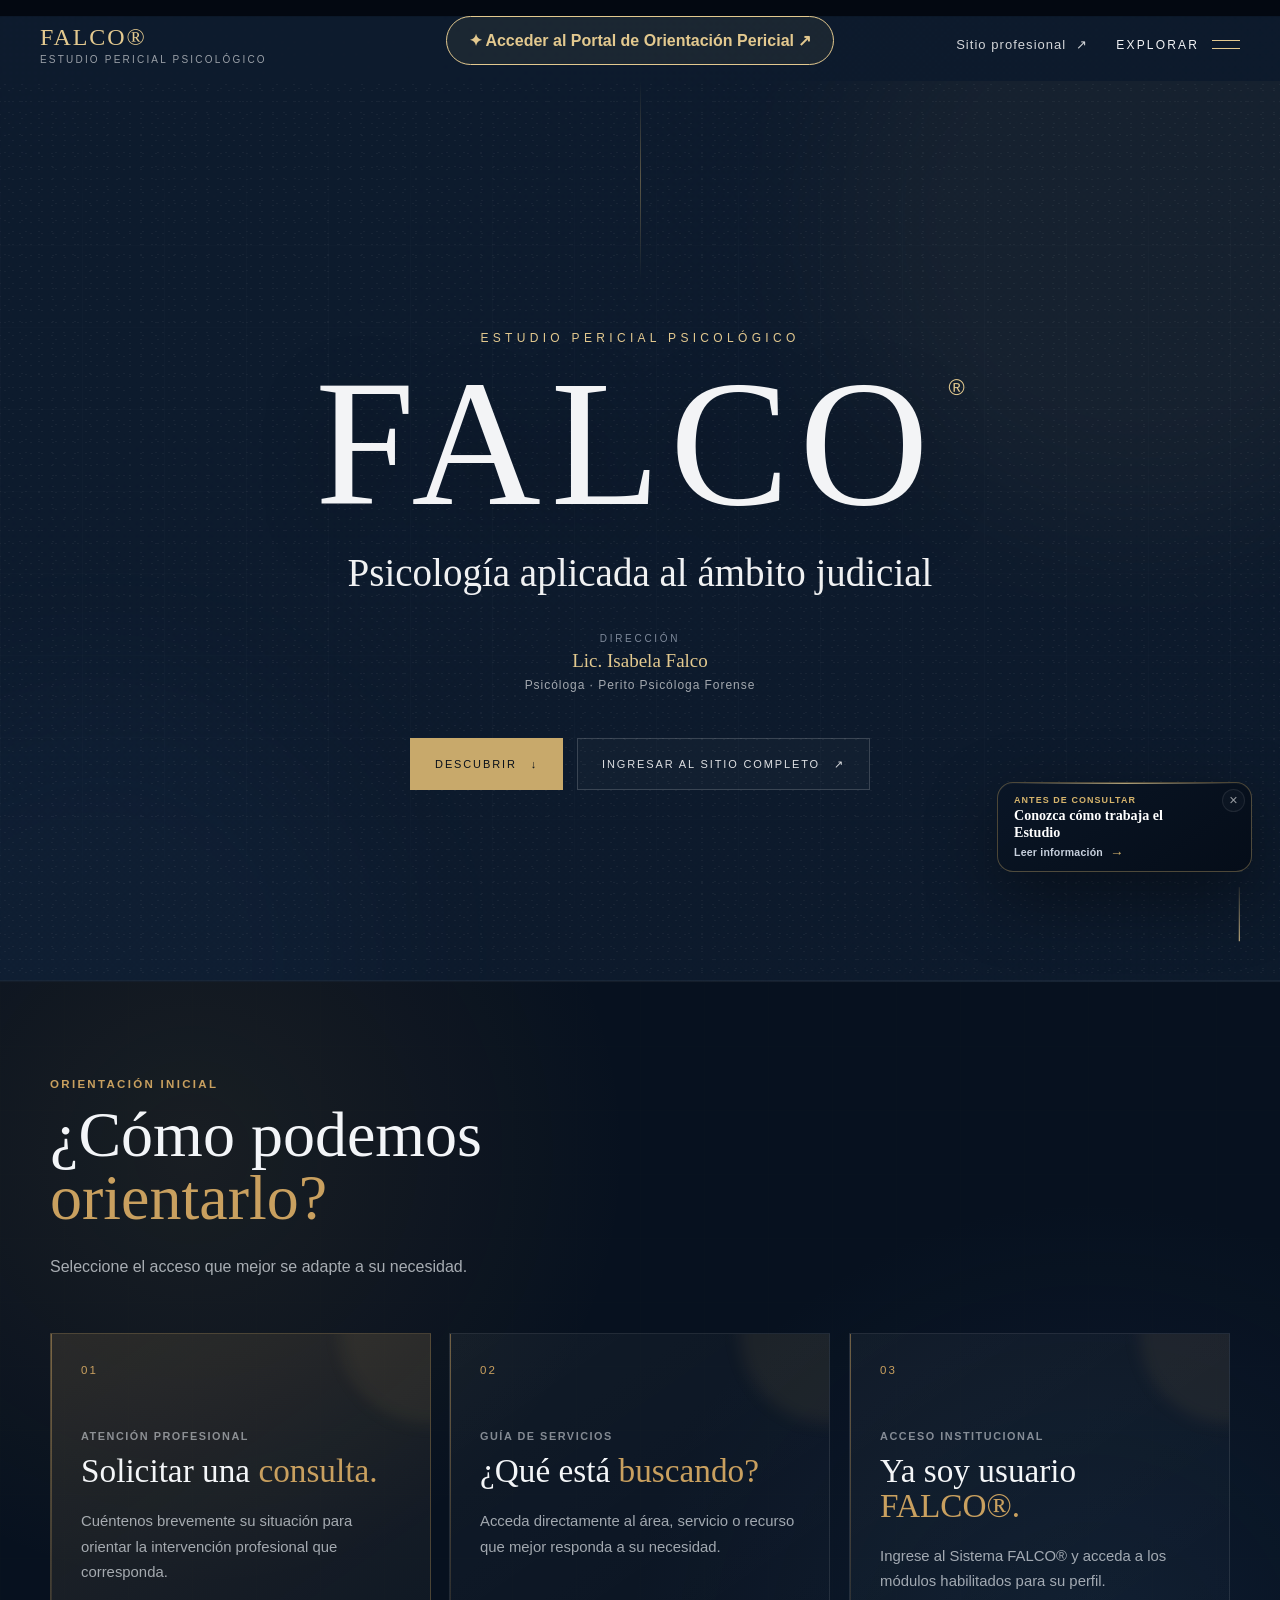
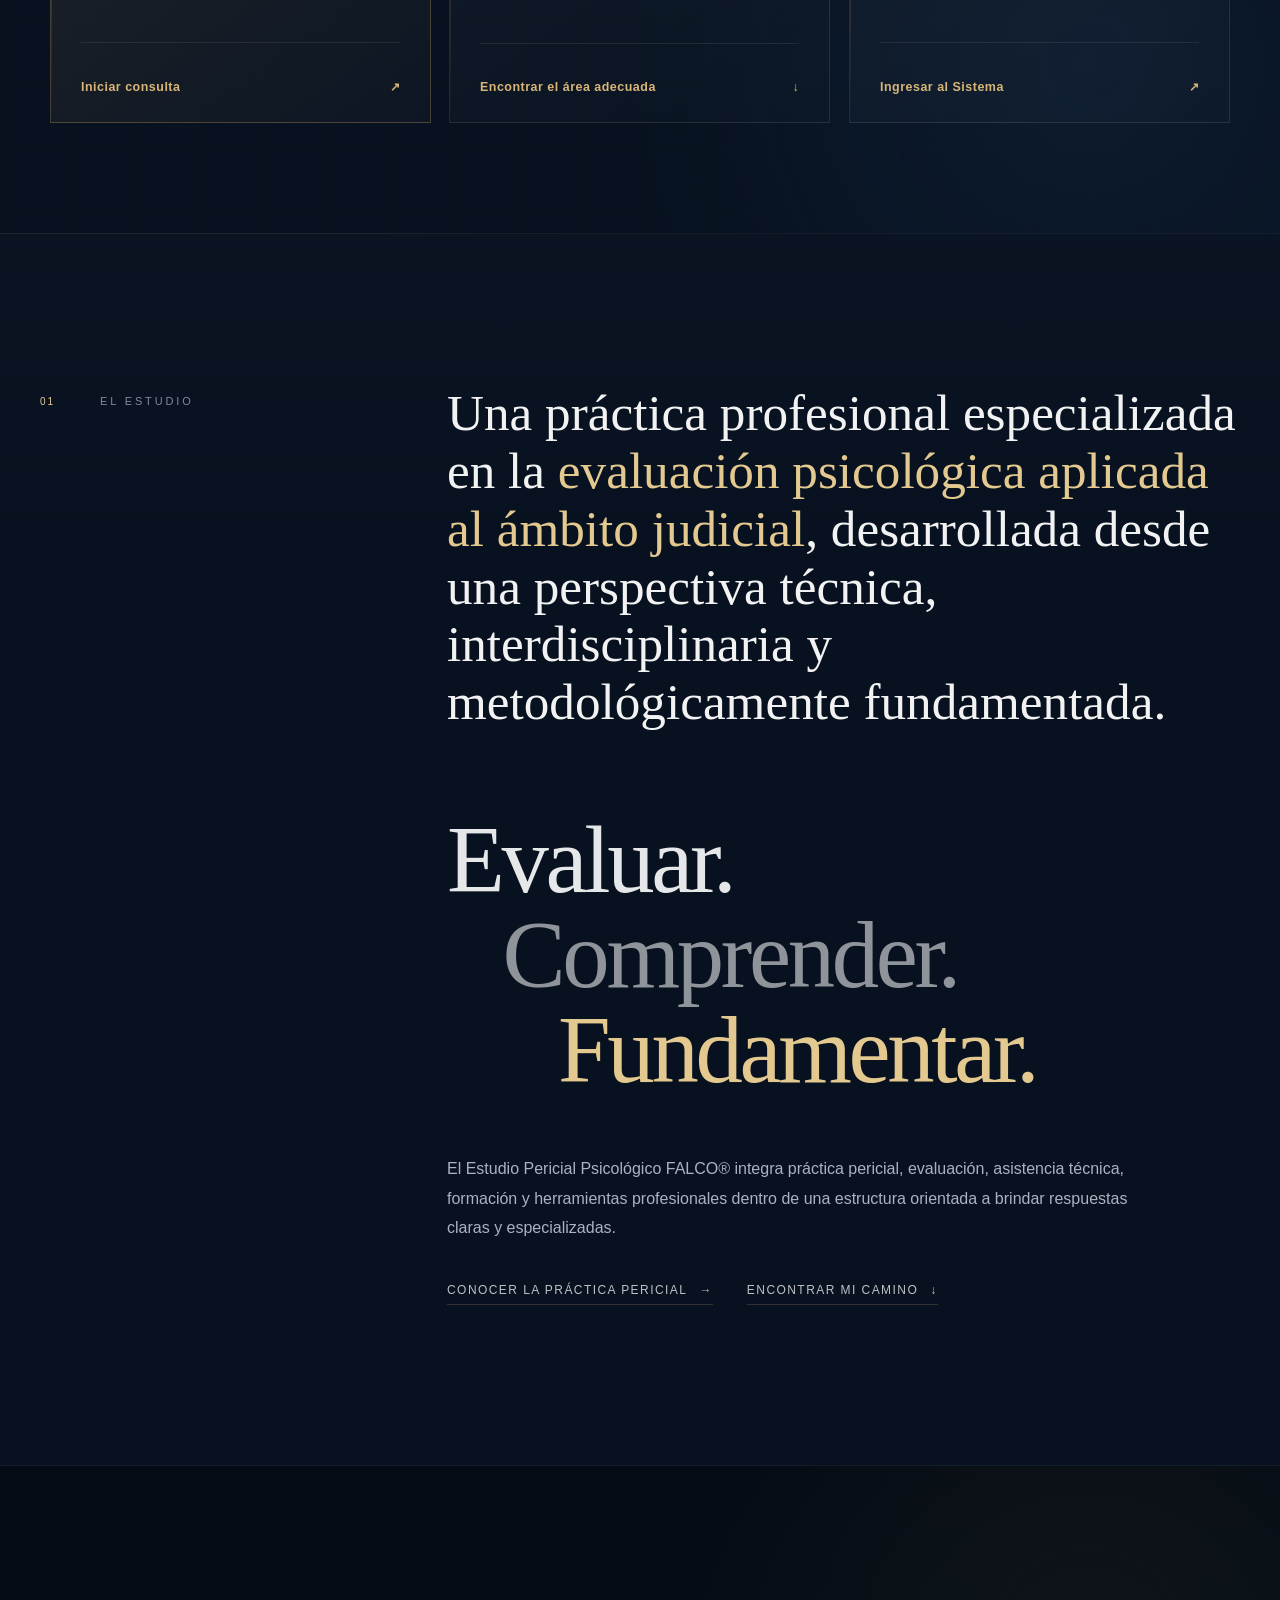
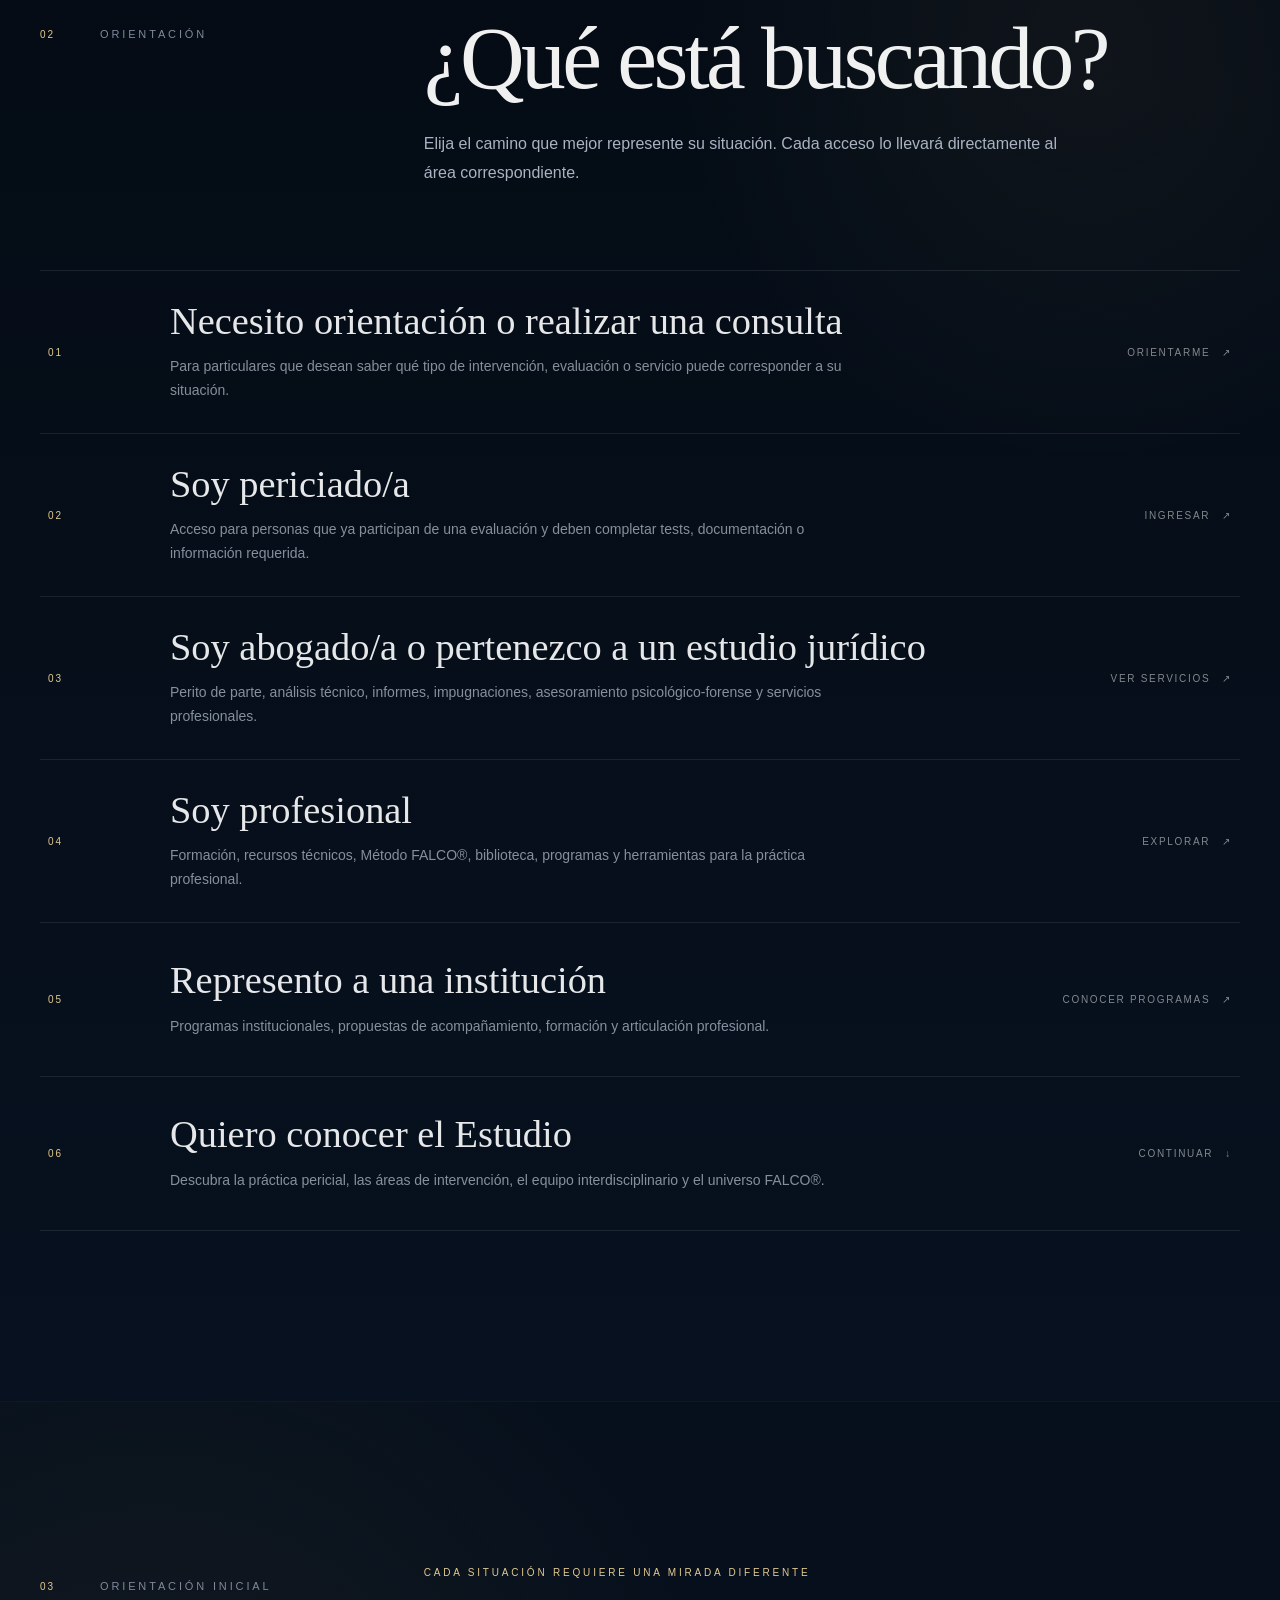
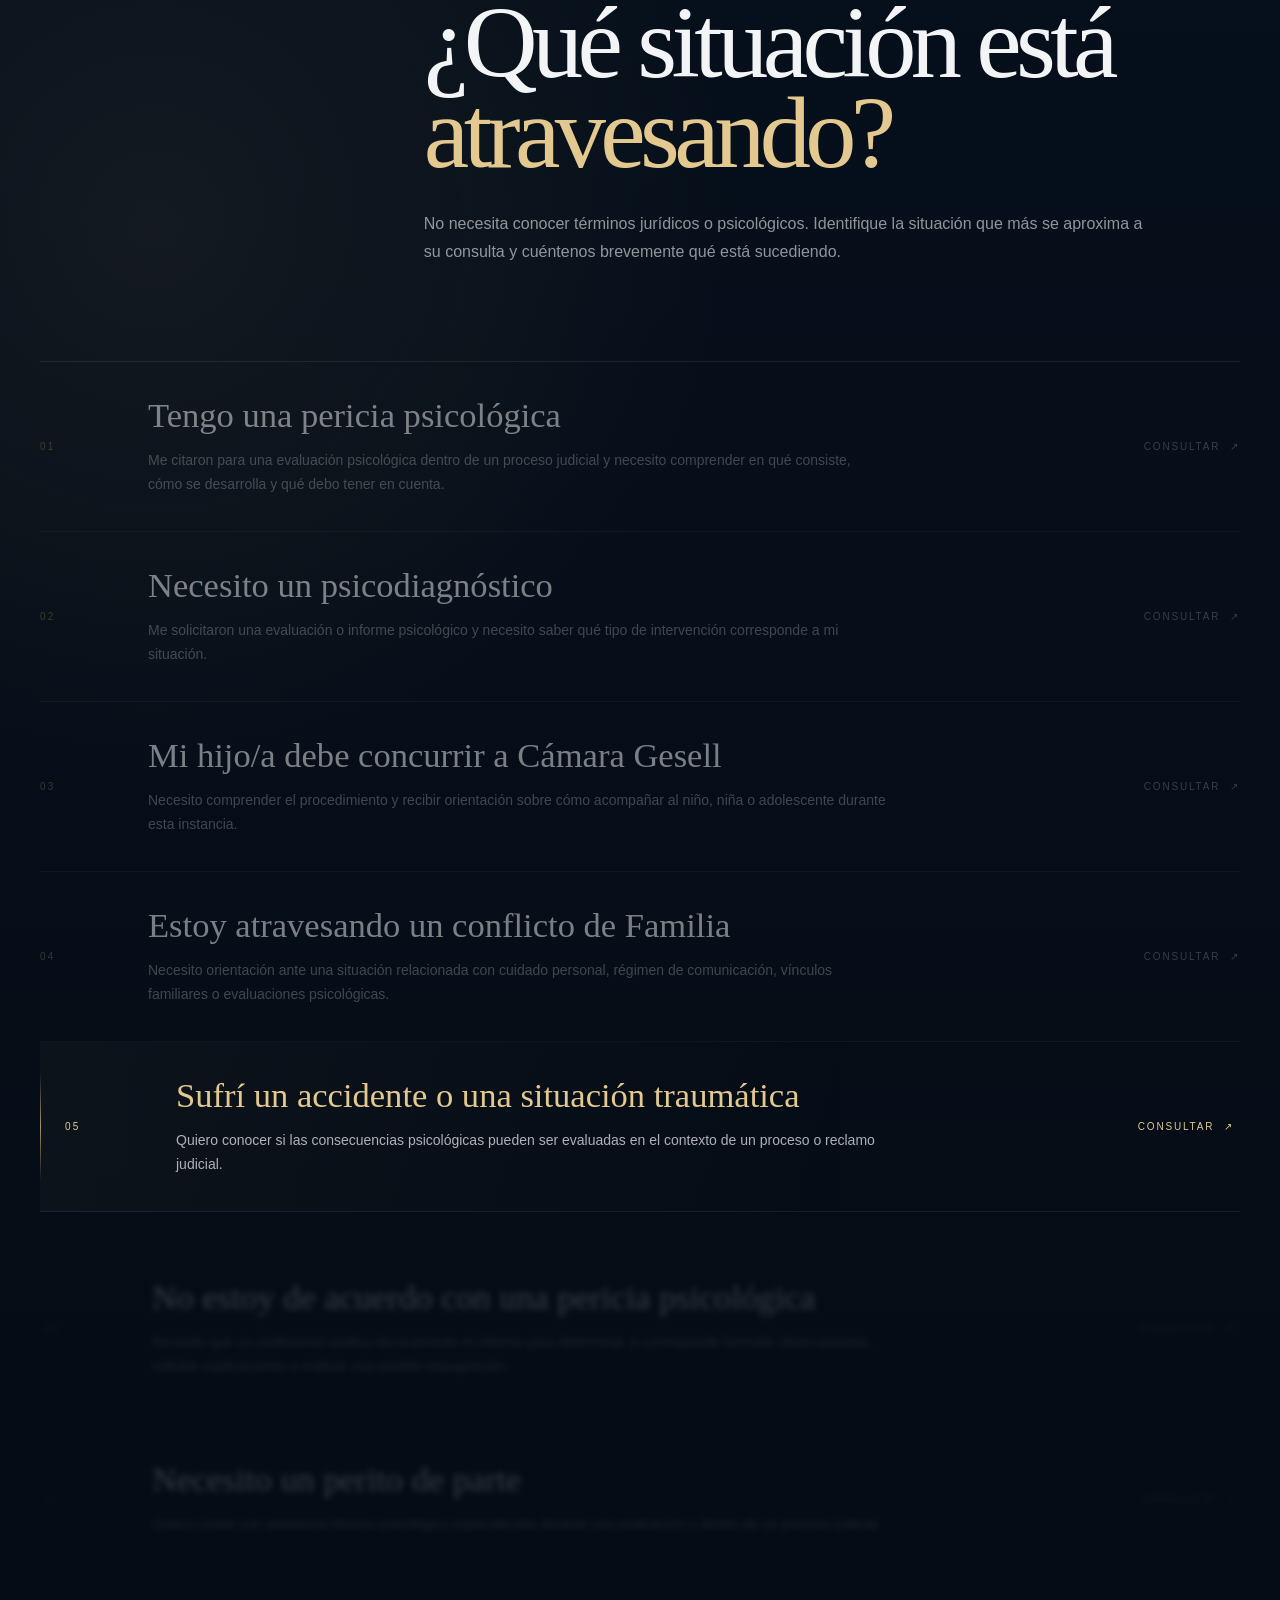
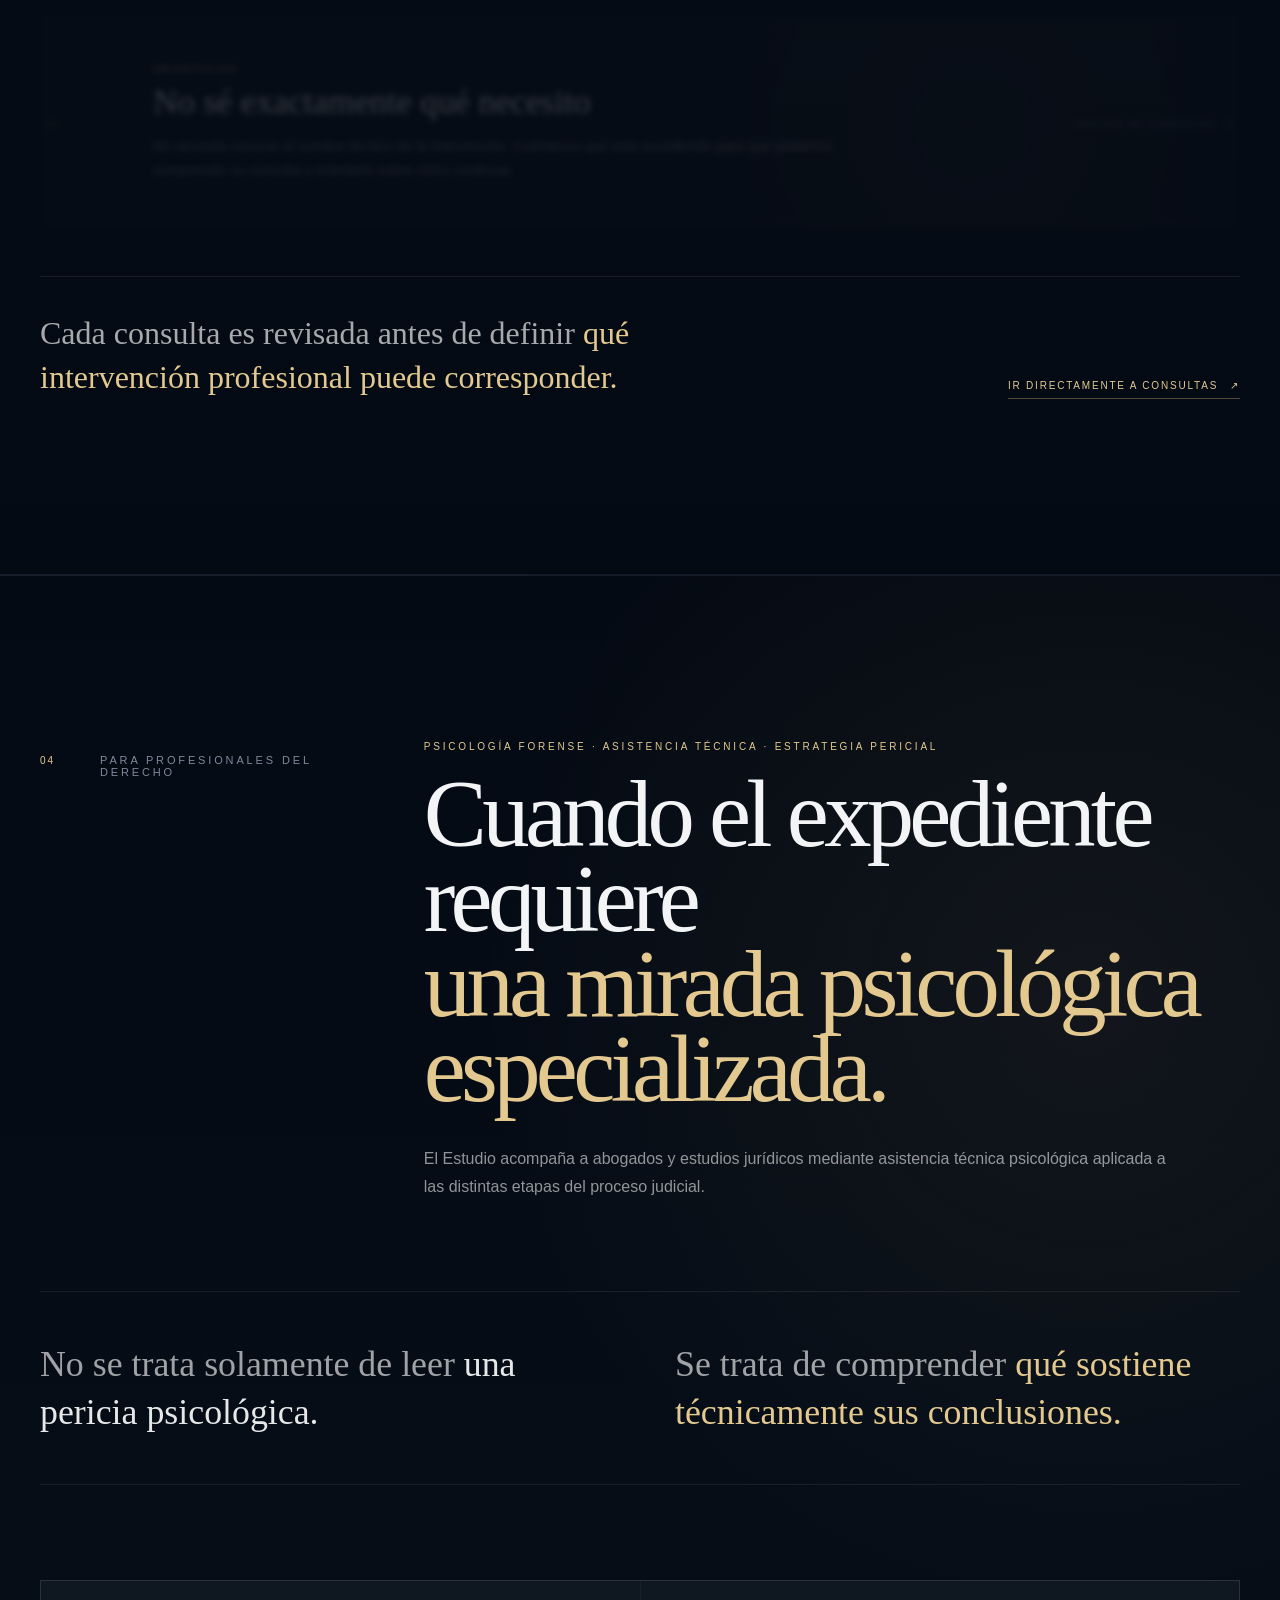
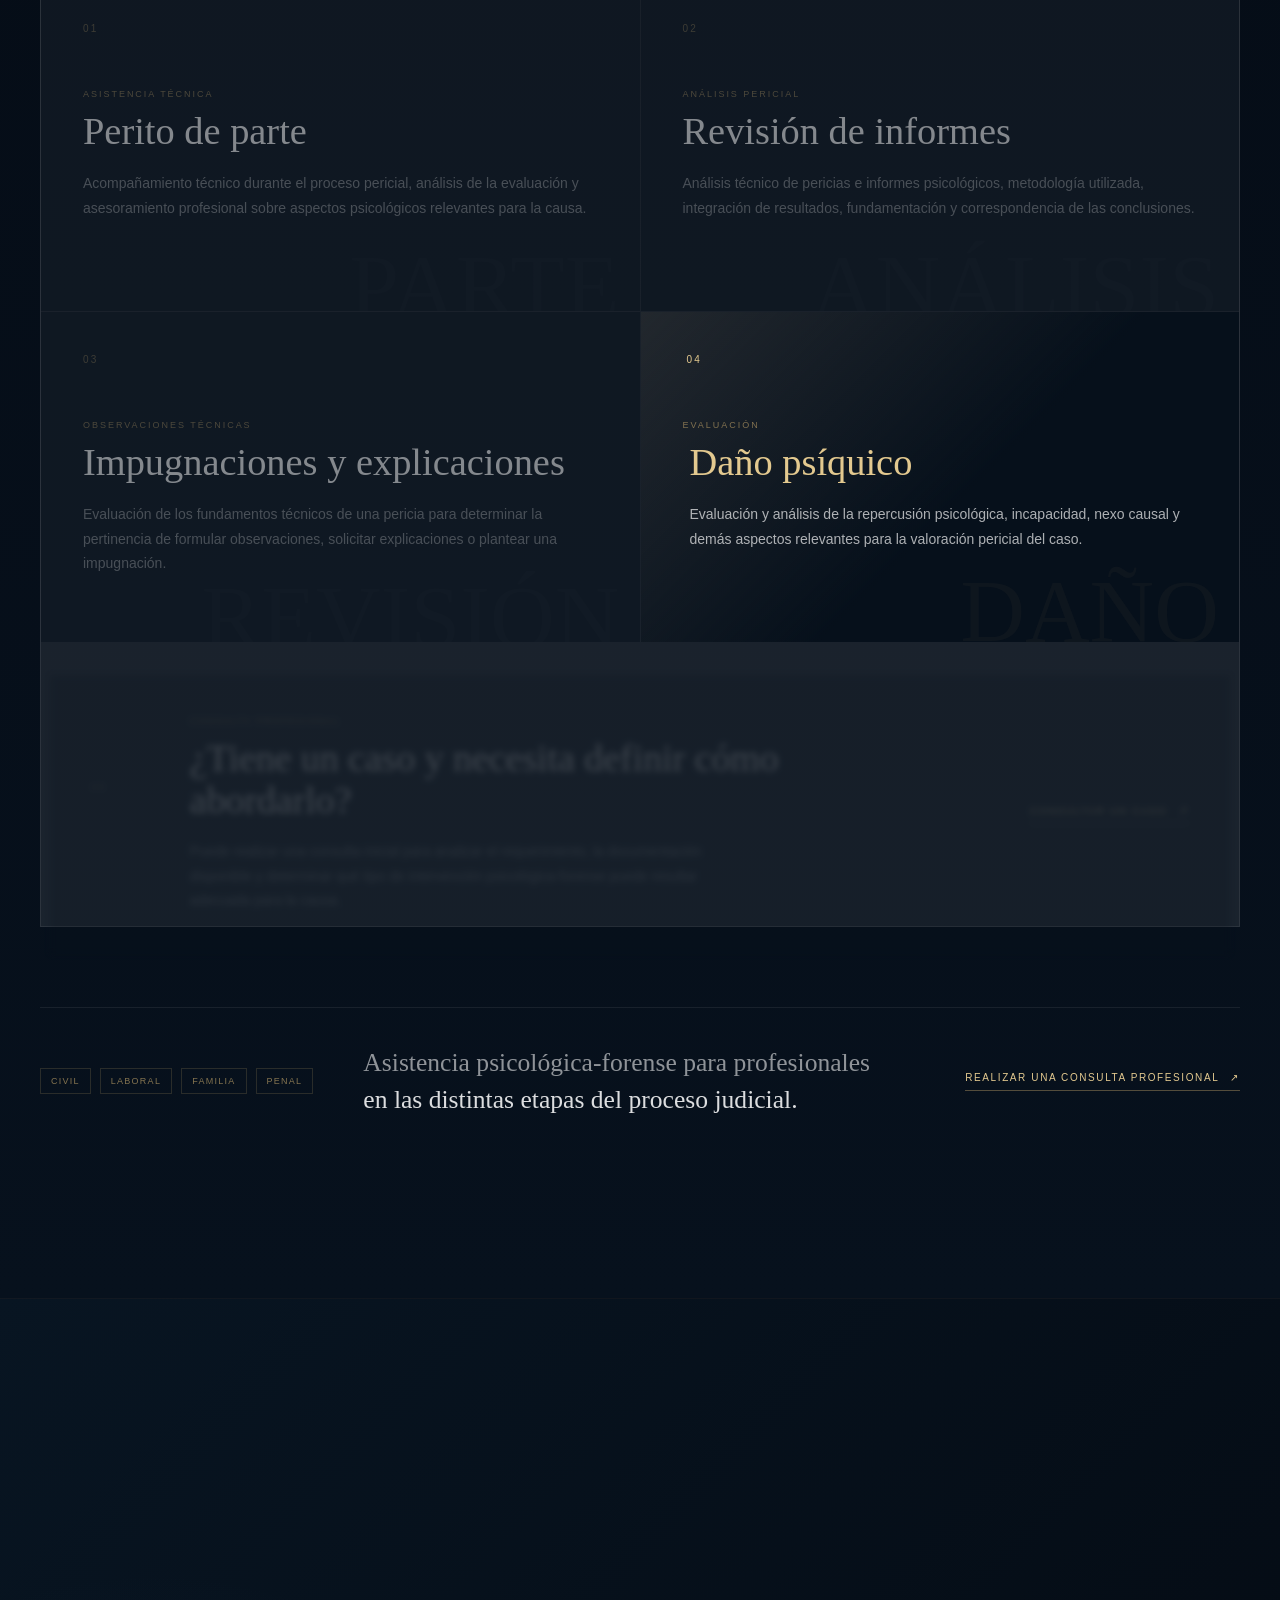
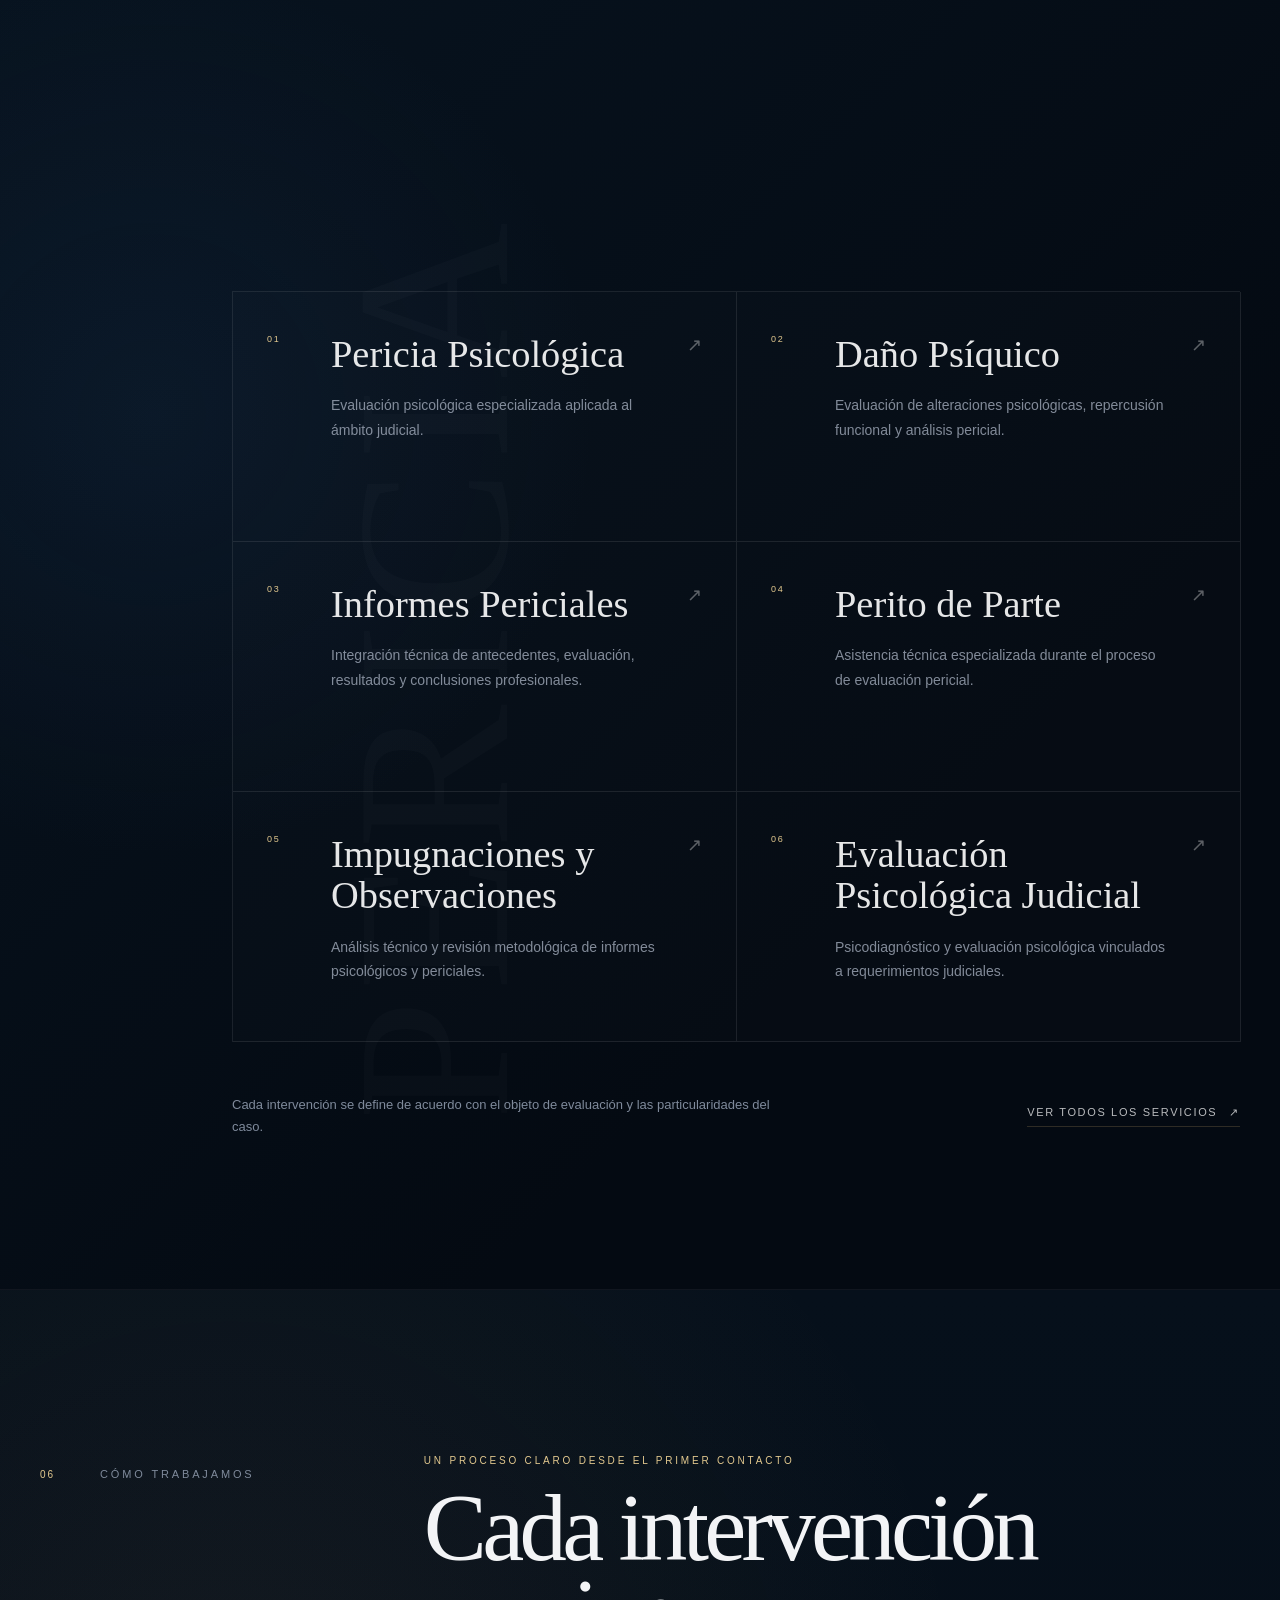
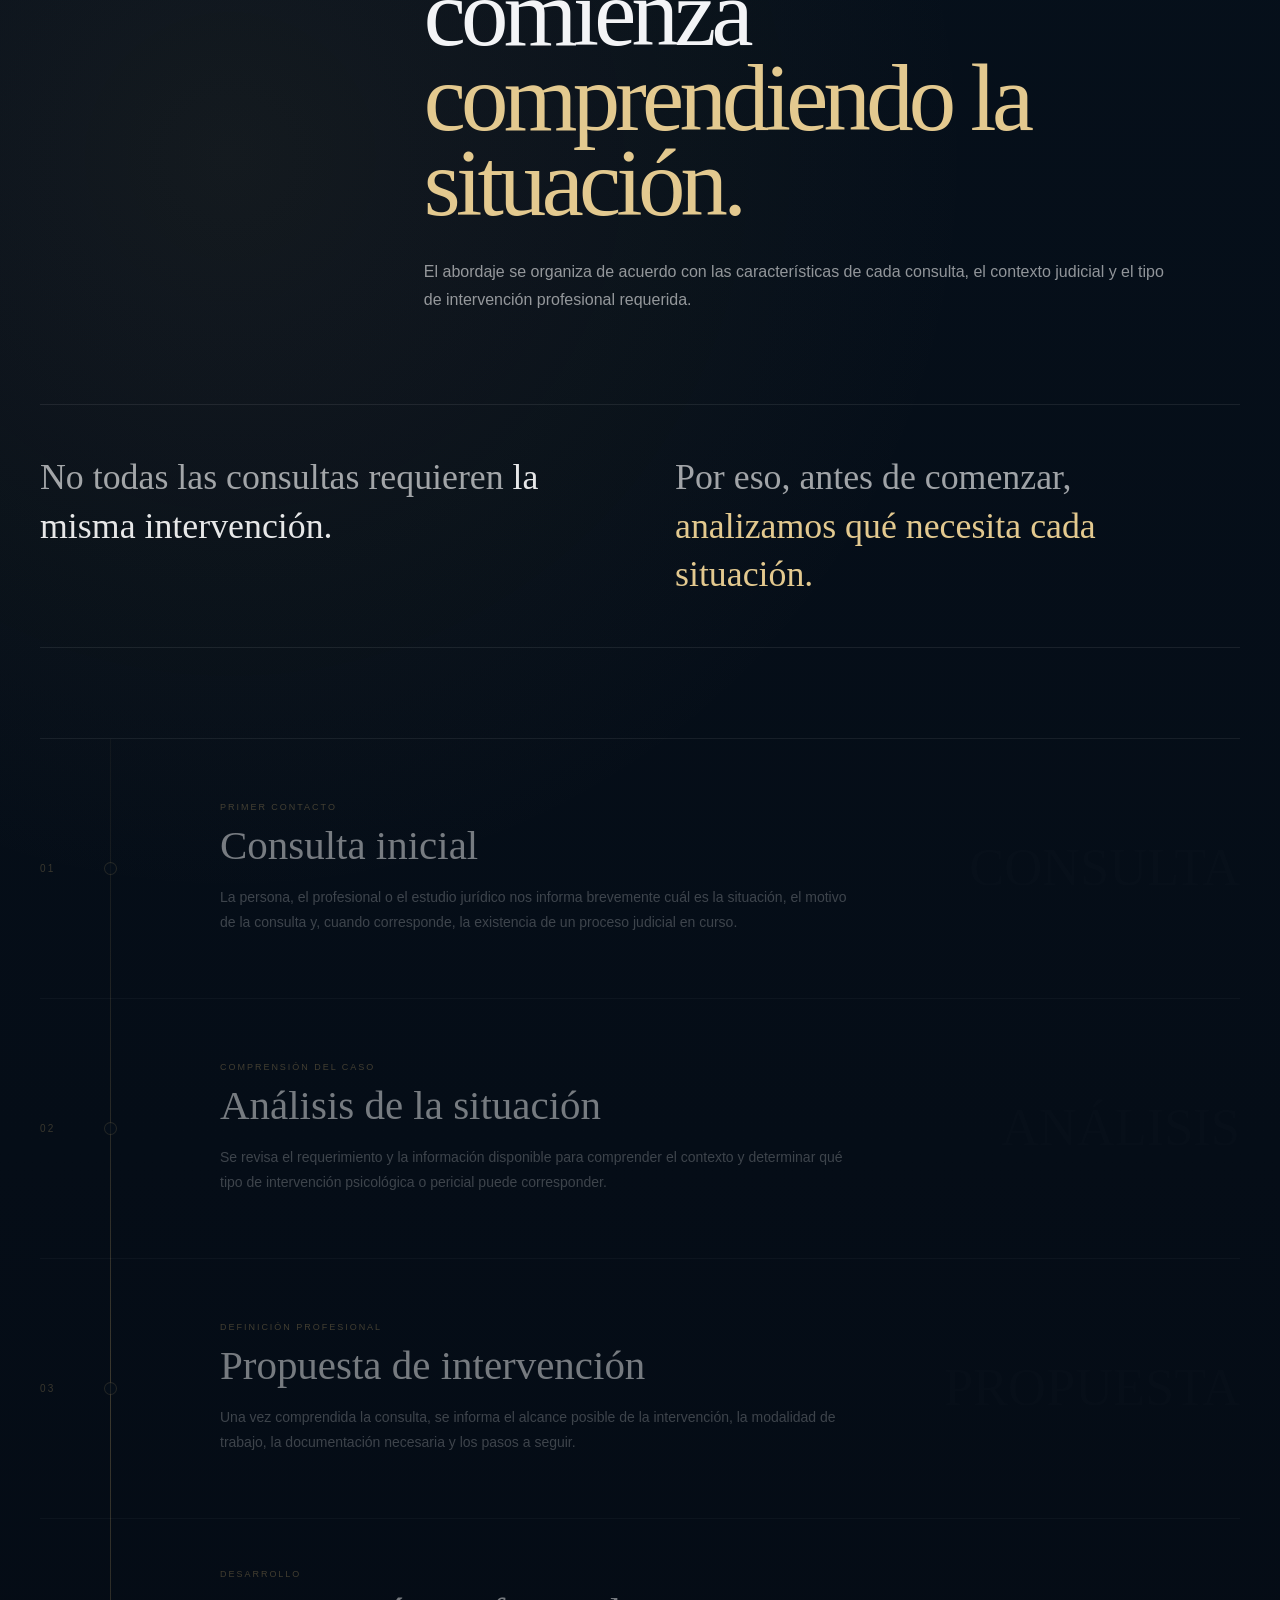
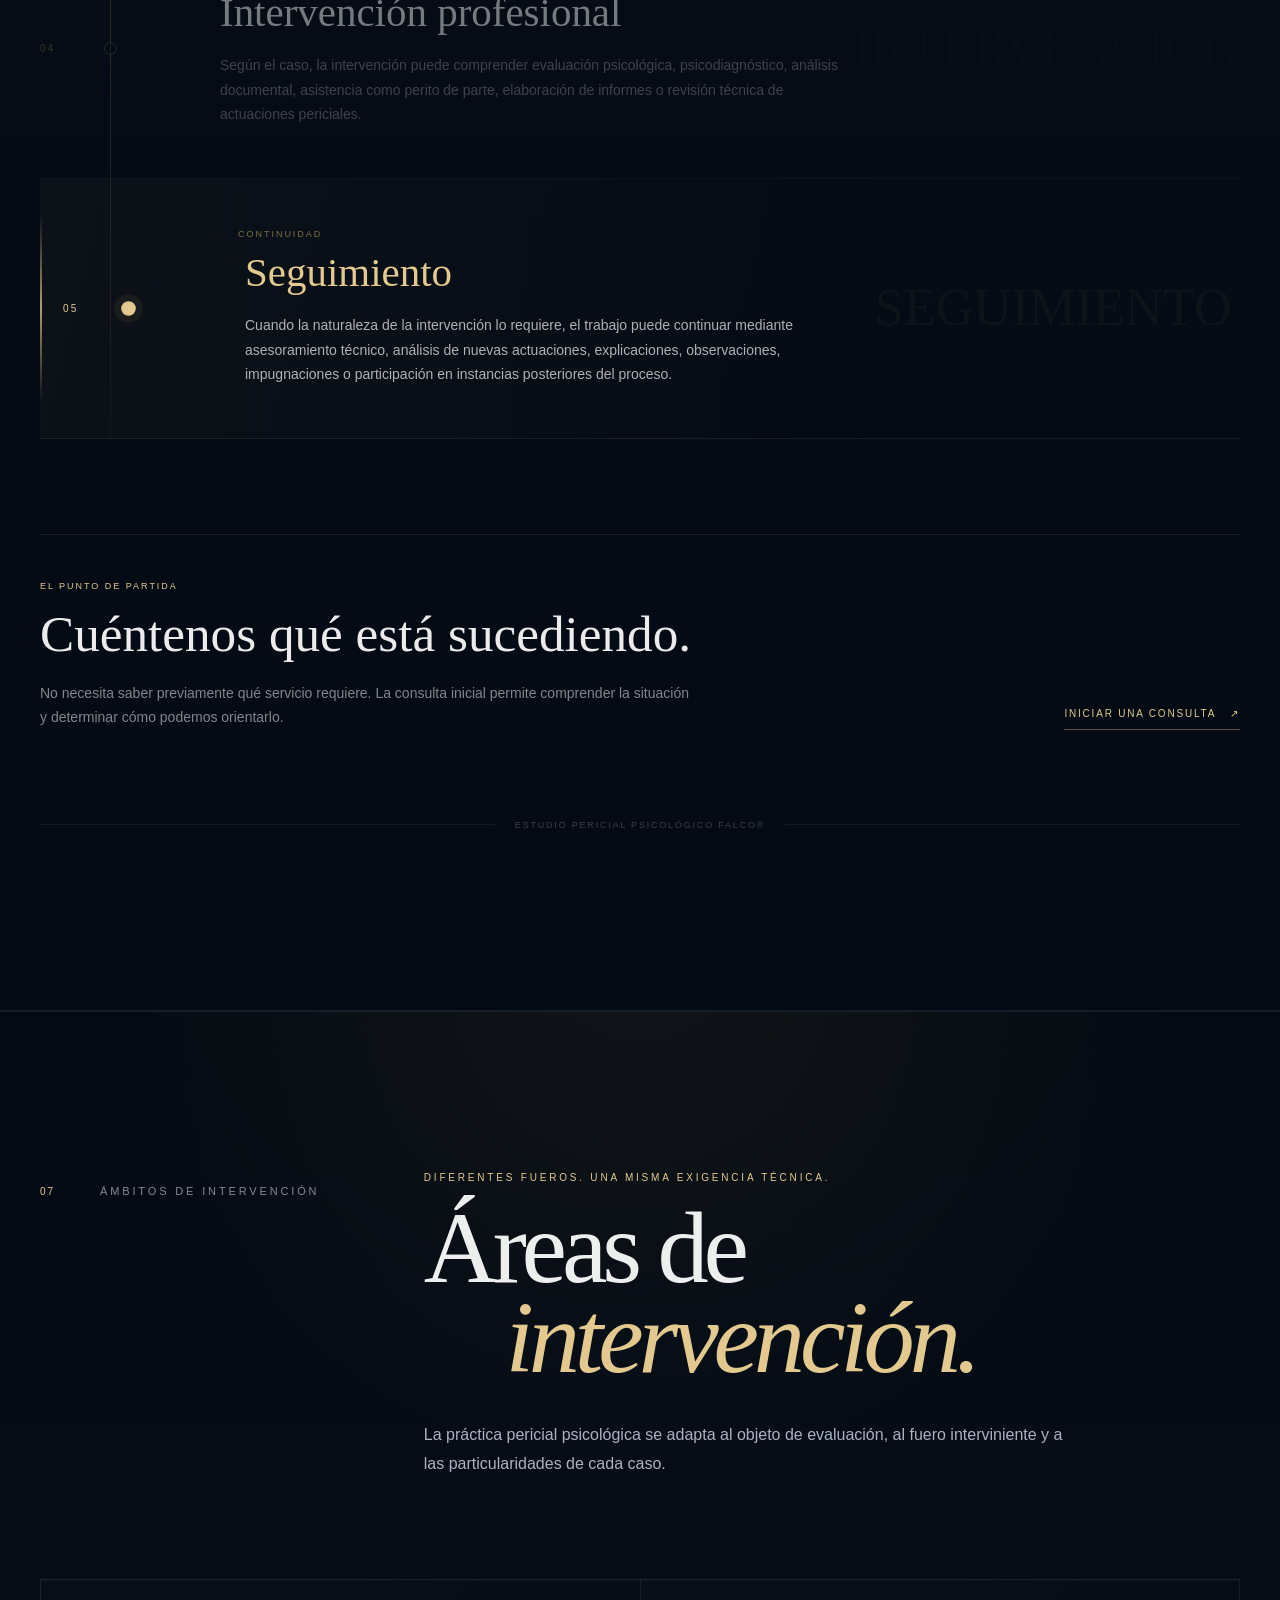
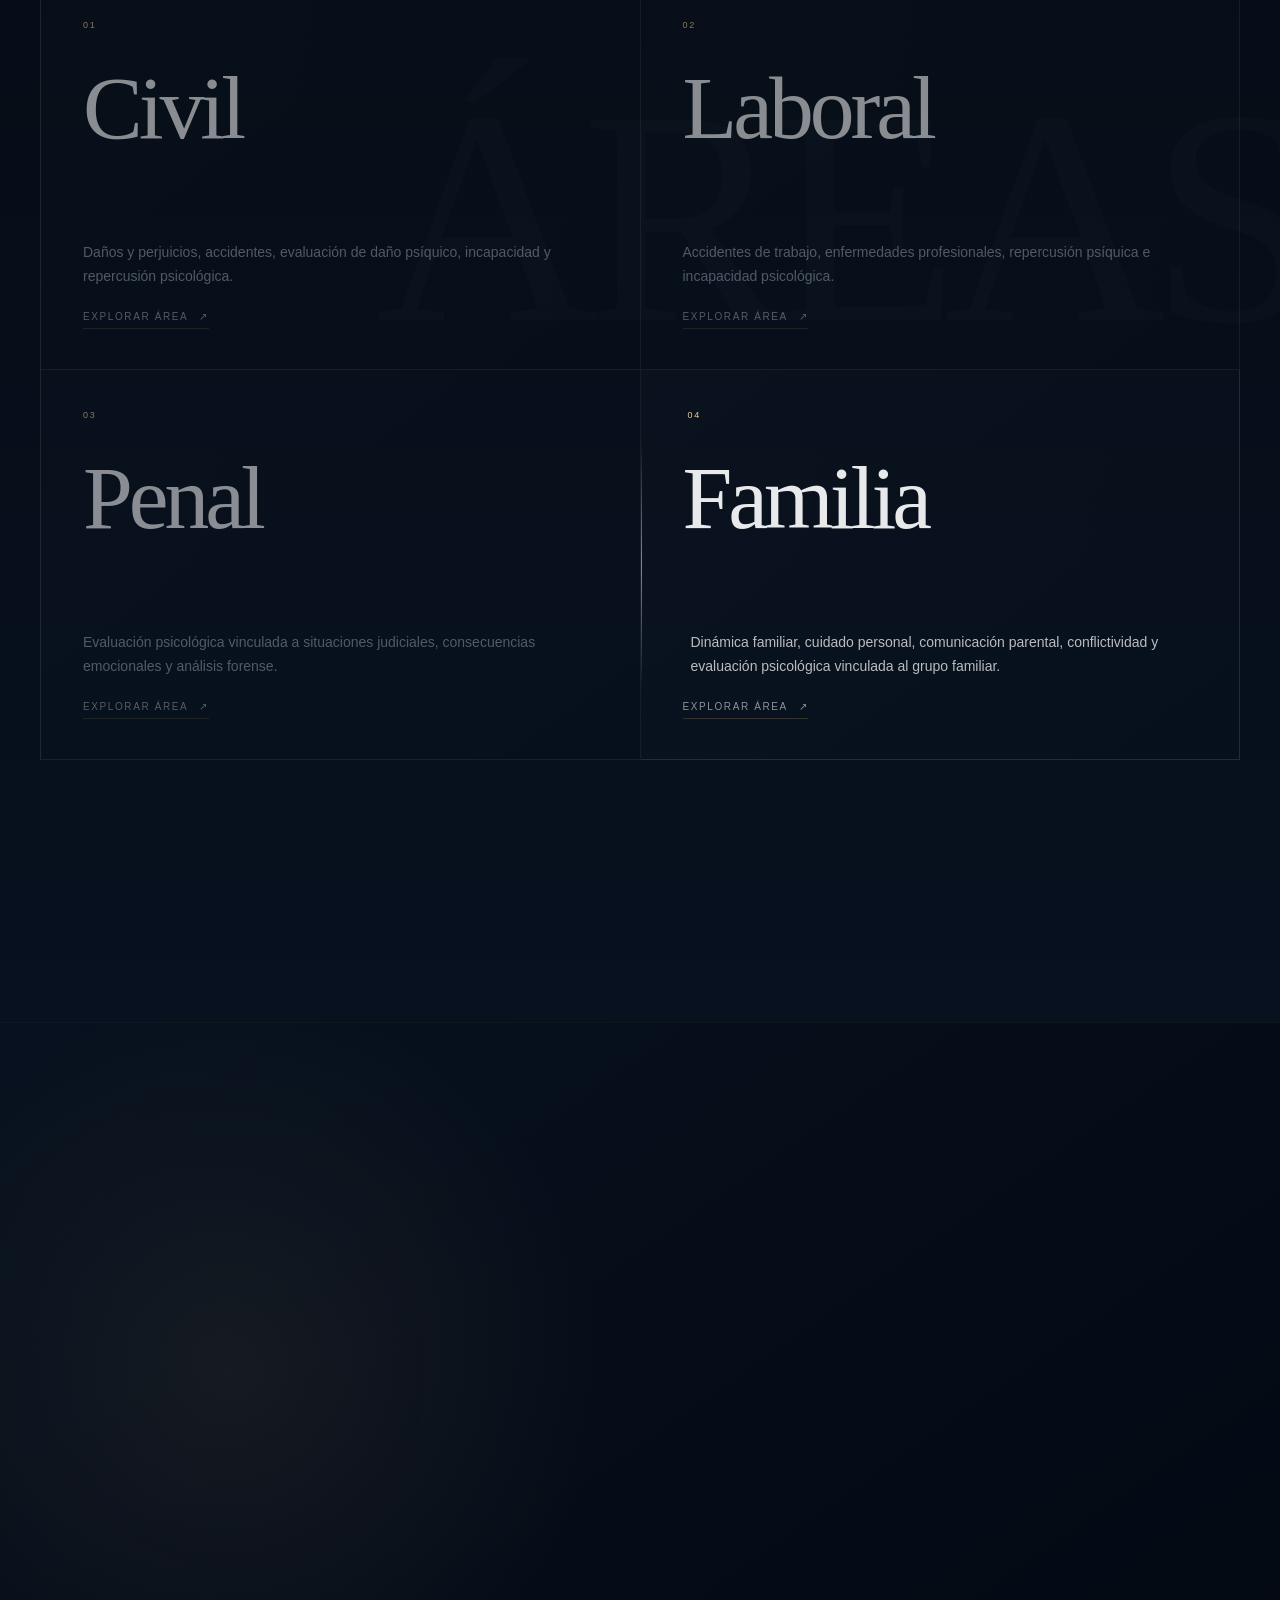
<file: index.html>
<!DOCTYPE html>
<html lang="es">
<head>
  <meta charset="UTF-8" />

  <meta
    name="viewport"
    content="width=device-width, initial-scale=1.0"
  />

  <!-- =====================================================
       IDENTIDAD Y SEO PRINCIPAL
  ====================================================== -->

 <title>
  Estudio Pericial Psicológico FALCO® | Psicología Forense Buenos Aires
</title>

 <meta
  name="description"
  content="Estudio Pericial Psicológico FALCO®. Psicología Forense en Buenos Aires. Pericias psicológicas, daño psíquico, perito de parte, informes e impugnaciones."
/>

  <meta
    name="keywords"
    content="pericia psicológica, psicología forense, perito psicólogo, daño psíquico, psicodiagnóstico, perito de parte, impugnación pericia psicológica, evaluación psicológica judicial, Estudio Pericial Psicológico FALCO"
  />

  <meta name="author" content="Estudio Pericial Psicológico FALCO®" />

  <meta name="robots" content="index, follow" />


  <link
  rel="canonical"
  href="https://estudiopericialpsicologico.com.ar/"
/>

  <meta name="theme-color" content="#07111f" />


  <!-- =====================================================
       OPEN GRAPH
       WhatsApp · Facebook · LinkedIn
  ====================================================== -->

  <meta
    property="og:type"
    content="website"
  />

  <meta
    property="og:locale"
    content="es_AR"
  />

  <meta
    property="og:site_name"
    content="Estudio Pericial Psicológico FALCO®"
  />

  <meta
    property="og:title"
    content="Estudio Pericial Psicológico FALCO®"
  />

  <meta
    property="og:description"
    content="Psicología aplicada al ámbito judicial. Pericias psicológicas, daño psíquico, psicodiagnóstico, perito de parte, impugnaciones y asistencia técnica psicológica-forense."
  />

  <meta
  property="og:url"
  content="https://estudiopericialpsicologico.com.ar/"
/>

<meta
  property="og:image"
  content="https://estudiopericialpsicologico.com.ar/assets/og-falco.png"
/>

<meta
  property="og:image:width"
  content="1200"
/>

<meta
  property="og:image:height"
  content="630"
/>

<meta
  property="og:image:alt"
  content="Estudio Pericial Psicológico FALCO® — Psicología aplicada al ámbito judicial"
/>


  <!-- =====================================================
       X / TWITTER CARD
  ====================================================== -->

  <meta
    name="twitter:card"
    content="summary_large_image"
  />

  <meta
    name="twitter:title"
    content="Estudio Pericial Psicológico FALCO®"
  />

  <meta
    name="twitter:description"
    content="Psicología aplicada al ámbito judicial. Evaluación, práctica pericial y asistencia técnica psicológica-forense."
  />

  <meta
  name="twitter:image"
  content="https://estudiopericialpsicologico.com.ar/assets/og-falco.png"
/>

<meta
  name="twitter:image:alt"
  content="Estudio Pericial Psicológico FALCO® — Psicología aplicada al ámbito judicial"
/>


<!-- =====================================================
     DATOS ESTRUCTURADOS — SCHEMA.ORG
====================================================== -->

<script type="application/ld+json">
{
  "@context": "https://schema.org",
  "@type": "ProfessionalService",
  "name": "Estudio Pericial Psicológico FALCO®",
  "description": "Estudio especializado en Psicología Forense aplicada al ámbito judicial. Pericias psicológicas, evaluación de daño psíquico, psicodiagnóstico, perito de parte, análisis de informes, impugnaciones y asistencia técnica.",
  "url": "https://estudiopericialpsicologico.com.ar/",
  "image": "https://estudiopericialpsicologico.com.ar/assets/og-falco.png",
  "logo": "https://estudiopericialpsicologico.com.ar/favicon.svg",
  "email": "estudiopericialpsicologico@gmail.com",
  "telephone": "+54 11 3204-9521",
  "areaServed": {
    "@type": "AdministrativeArea",
    "name": "Buenos Aires"
  },
  "knowsAbout": [
    "Psicología Forense",
    "Pericia Psicológica",
    "Daño Psíquico",
    "Psicodiagnóstico",
    "Evaluación Psicológica Judicial",
    "Perito de Parte",
    "Impugnaciones Periciales",
    "Análisis de Informes Psicológicos"
  ],
  "founder": {
    "@type": "Person",
    "name": "Isabela Falco",
    "jobTitle": "Psicóloga · Perito Psicóloga Forense"
  },
 "serviceType": [
  "Pericia psicológica",
  "Evaluación de daño psíquico",
  "Psicodiagnóstico",
  "Perito de parte",
  "Informes periciales psicológicos",
  "Impugnaciones y observaciones técnicas",
  "Evaluación psicológica judicial",
  "Asesoramiento psicológico-forense"
],

"hasOfferCatalog": {
  "@type": "OfferCatalog",
  "name": "Servicios profesionales FALCO®",
  "itemListElement": [
    {
      "@type": "Offer",
      "itemOffered": {
        "@type": "Service",
        "name": "Pericias psicológicas y Psicología Forense",
        "areaServed": {
          "@type": "AdministrativeArea",
          "name": "Buenos Aires"
        }
      }
    },
    {
      "@type": "Offer",
      "itemOffered": {
        "@type": "Service",
        "name": "Consultas de orientación psicológica y psicológico-forense desde España",
        "url": "https://estudiopericialpsicologico.com.ar/atencion-psicologica-online-espana.html",
        "areaServed": {
          "@type": "Country",
          "name": "España"
        }
      }
    },
    {
      "@type": "Offer",
      "itemOffered": {
        "@type": "Service",
        "name": "Consultas de orientación psicológica y psicológico-forense desde Estados Unidos",
        "url": "https://estudiopericialpsicologico.com.ar/atencion-psicologica-online-estados-unidos.html",
        "areaServed": {
          "@type": "Country",
          "name": "Estados Unidos"
        }
      }
    }
  ]
},

"sameAs": [
  "https://periciapsicologicafalco.ar/"
]
}
</script>


<!-- =====================================================
     FAVICON
====================================================== -->

<link
  rel="icon"
  type="image/svg+xml"
  href="./favicon.svg?v=2"
/>

<link
  rel="shortcut icon"
  type="image/svg+xml"
  href="./favicon.svg?v=2"
/>


<!-- =====================================================
     ESTILOS
====================================================== -->

<link
  rel="stylesheet"
  href="./css/estudio-falco.css"
/>

<!-- Aviso flotante · Cómo trabaja el Estudio -->
<link
  rel="stylesheet"
  href="./como-trabaja-float.css"
/>

</head>

<body>

  <!-- =====================================================
       AVISO FLOTANTE · CÓMO TRABAJA EL ESTUDIO
  ====================================================== -->

  <aside
    class="falco-como-trabaja-float"
    id="falcoComoTrabajaFloat"
    aria-label="Información sobre la modalidad de trabajo del Estudio"
  >

    <button
      type="button"
      class="falco-como-trabaja-float__cerrar"
      id="falcoComoTrabajaCerrar"
      aria-label="Cerrar aviso"
    >
      ×
    </button>

    <a
      href="https://periciapsicologicafalco.ar/como-trabaja-el-estudio.html"
      class="falco-como-trabaja-float__enlace"
      target="_blank"
      rel="noopener noreferrer"
    >

      <span class="falco-como-trabaja-float__eyebrow">
        Antes de consultar
      </span>

      <strong>
        Conozca cómo trabaja el Estudio
      </strong>

      <span class="falco-como-trabaja-float__accion">
        Leer información
        <b aria-hidden="true">→</b>
      </span>

    </a>

  </aside>

  <!-- FIN AVISO FLOTANTE -->


  <!-- =========================
       NAVEGACIÓN
  ========================== -->




  <!-- =========================
       NAVEGACIÓN
  ========================== -->
  <header class="ef-header" id="efHeader">
    <a href="#inicio" class="ef-brand" aria-label="Ir al inicio">
      <span class="ef-brand__name">FALCO®</span>
      <span class="ef-brand__descriptor">Estudio Pericial Psicológico</span>
    </a>

    <div class="ef-header__actions">
      <a
        class="ef-site-link"
        href="https://periciapsicologicafalco.ar/"
        target="_blank"
        rel="noopener noreferrer"
      >
        Sitio profesional
        <span aria-hidden="true">↗</span>
      </a>

      <button
        class="ef-menu-button"
        id="efMenuButton"
        type="button"
        aria-label="Abrir navegación"
        aria-expanded="false"
        aria-controls="efMenu"
      >
        <span class="ef-menu-button__label">Explorar</span>
        <span class="ef-menu-button__icon" aria-hidden="true">
          <span></span>
          <span></span>
        </span>
      </button>
    </div>
  </header><a class="ef-portal-cta" href="https://falco-orientacion-pericial.pages.dev/" target="_blank" rel="noopener noreferrer">✦ Acceder al Portal de Orientación Pericial ↗</a>


  <!-- =========================
       MENÚ PANTALLA COMPLETA
  ========================== -->
  <div class="ef-menu" id="efMenu" aria-hidden="true">
    <div class="ef-menu__backdrop"></div>

    <div class="ef-menu__content">
      <div class="ef-menu__eyebrow">
        Estudio Pericial Psicológico FALCO®
      </div>

   <nav class="ef-menu__nav" aria-label="Navegación principal">
  <a href="https://falco-orientacion-pericial.pages.dev/" target="_blank" rel="noopener noreferrer">✦ Portal de Orientación Pericial FALCO® ↗</a>

  <a href="#inicio">Inicio</a>

  <a href="#estudio">
    El Estudio
  </a>

  <a href="#orientacion">
    ¿Qué necesita?
  </a>

  <a href="#situaciones">
    ¿Qué situación está atravesando?
  </a>

<a href="#profesionales-derecho">
  Para profesionales del Derecho
</a>

<a href="#practica">
  Práctica pericial
</a>

<a href="#como-trabajamos">
  Cómo trabajamos
</a>

<a href="#areas">
  Áreas de actuación
</a>

  <a href="#direccion">
    Dirección
  </a>

  <a href="#equipo">
    Equipo interdisciplinario
  </a>

  <a href="#principios">
    Nuestros principios
  </a>

  <a href="#metodo">
    Método FALCO®
  </a>

  <a href="#conocimiento">
    Desarrollo profesional
  </a>

 <a href="#universo">
  Universo FALCO®
</a>

<a href="#internacional">
  Atención internacional
</a>

<a href="#contacto">
  Consulta
</a>

</nav>

<div class="ef-menu__quick">

  <p>Accesos directos</p>

  <a
    href="https://periciapsicologicafalco.ar/"
    target="_blank"
    rel="noopener noreferrer"
  >
    <span>Sitio profesional completo</span>
    <b aria-hidden="true">↗</b>
  </a>

  <a
    href="https://periciapsicologicafalco.ar/FALCO-CMS-V2/ecosistema-falco.html#acceso"
    target="_blank"
    rel="noopener noreferrer"
  >
    <span>Ingresar al Sistema FALCO®</span>
    <b aria-hidden="true">↗</b>
  </a>

</div>


    </div>
  </div>


  <main>

<!-- =========================
     ESCENA 01
     APERTURA CINEMATOGRÁFICA
========================== -->

<section class="ef-hero" id="inicio">

  <!-- INTRO CINEMATOGRÁFICA -->
  <div class="ef-cinematic-intro" id="efCinematicIntro" aria-hidden="true">

    <div class="ef-cinematic-intro__background">
      <div class="ef-cinematic-intro__glow"></div>
      <div class="ef-cinematic-intro__grain"></div>
    </div>

    <div class="ef-cinematic-intro__line"></div>

    <div class="ef-cinematic-intro__scene">

      <p class="ef-cinematic-intro__studio">
        Estudio Pericial Psicológico
      </p>

      <div class="ef-cinematic-intro__brand">
        <span>FALCO</span>
        <sup>®</sup>
      </div>

      <div class="ef-cinematic-intro__director">
        <span>Dirección</span>
        <strong>Lic. Isabela Falco</strong>
      </div>

    </div>

    <div class="ef-cinematic-intro__progress">
      <span></span>
    </div>

  </div>


  <!-- HERO REAL -->

  <div class="ef-hero__atmosphere" aria-hidden="true">
    <div class="ef-hero__glow ef-hero__glow--one"></div>
    <div class="ef-hero__glow ef-hero__glow--two"></div>
    <div class="ef-hero__grain"></div>
  </div>

  <div class="ef-hero__line" aria-hidden="true"></div>


  <div class="ef-hero__content">

    <p class="ef-hero__eyebrow ef-reveal">
      Estudio Pericial Psicológico
    </p>

    <h1
  class="ef-hero__title"
  aria-label="Estudio Pericial Psicológico FALCO — Psicología Forense"
>
      <span class="ef-hero__title-main ef-reveal">FALCO</span>
      <span class="ef-hero__registered ef-reveal">®</span>
    </h1>

    <p class="ef-hero__statement ef-reveal">
      Psicología aplicada al ámbito judicial
    </p>


    <div class="ef-hero__direction ef-reveal">

      <span class="ef-hero__direction-label">
        Dirección
      </span>

      <strong class="ef-hero__direction-name">
        Lic. Isabela Falco
      </strong>

      <span class="ef-hero__direction-role">
        Psicóloga · Perito Psicóloga Forense
      </span>

    </div>


    <div class="ef-hero__actions ef-reveal">

      <a
  class="ef-button ef-button--primary"
  href="#estudio"
  id="efDiscoverButton"
>
  Descubrir
  <span aria-hidden="true">↓</span>
</a>

      <a
        class="ef-button ef-button--ghost"
        href="https://periciapsicologicafalco.ar/"
        target="_blank"
        rel="noopener noreferrer"
      >
        Ingresar al sitio completo
        <span aria-hidden="true">↗</span>
      </a>

    </div>

  </div>


  <div class="ef-hero__scroll" aria-hidden="true">

    <span>Desplazar</span>

    <div class="ef-hero__scroll-line"></div>

  </div>

</section>


<!-- =========================================================
     ACCESO RÁPIDO · ORIENTACIÓN
========================================================= -->

<section
  class="ef-quick-access"
  aria-labelledby="ef-quick-access-title"
>

  <div class="ef-quick-access__inner">

    <header class="ef-quick-access__header">

      <span class="ef-quick-access__eyebrow">
        Orientación inicial
      </span>

      <h2 id="ef-quick-access-title">
        ¿Cómo podemos
        <span>orientarlo?</span>
      </h2>

      <p>
        Seleccione el acceso que mejor se adapte
        a su necesidad.
      </p>

    </header>


    <div class="ef-quick-access__grid">


      <!-- 01 · CONSULTA -->

      <a
        class="ef-quick-card ef-quick-card--primary"
        href="https://periciapsicologicafalco.ar/FALCO-ADMISION/index.html"
        target="_blank"
        rel="noopener noreferrer"
      >

        <span class="ef-quick-card__number">
          01
        </span>

        <div class="ef-quick-card__content">

          <span class="ef-quick-card__label">
            Atención profesional
          </span>

          <h3>
            Solicitar una
            <span>consulta.</span>
          </h3>

          <p>
            Cuéntenos brevemente su situación
            para orientar la intervención
            profesional que corresponda.
          </p>

        </div>

        <span class="ef-quick-card__action">
          Iniciar consulta
          <span aria-hidden="true">↗</span>
        </span>

      </a>


      <!-- 02 · ORIENTACIÓN -->

      <a
        class="ef-quick-card"
        href="#orientacion"
      >

        <span class="ef-quick-card__number">
          02
        </span>

        <div class="ef-quick-card__content">

          <span class="ef-quick-card__label">
            Guía de servicios
          </span>

          <h3>
            ¿Qué está
            <span>buscando?</span>
          </h3>

          <p>
            Acceda directamente al área,
            servicio o recurso que mejor
            responda a su necesidad.
          </p>

        </div>

        <span class="ef-quick-card__action">
          Encontrar el área adecuada
          <span aria-hidden="true">↓</span>
        </span>

      </a>


      <!-- 03 · SISTEMA FALCO -->

      <a
        class="ef-quick-card"
        href="https://periciapsicologicafalco.ar/FALCO-CMS-V2/ecosistema-falco.html#acceso"
        target="_blank"
        rel="noopener noreferrer"
      >

        <span class="ef-quick-card__number">
          03
        </span>

        <div class="ef-quick-card__content">

          <span class="ef-quick-card__label">
            Acceso institucional
          </span>

          <h3>
            Ya soy usuario
            <span>FALCO®.</span>
          </h3>

          <p>
            Ingrese al Sistema FALCO®
            y acceda a los módulos habilitados
            para su perfil.
          </p>

        </div>

        <span class="ef-quick-card__action">
          Ingresar al Sistema
          <span aria-hidden="true">↗</span>
        </span>

      </a>


    </div>

  </div>

</section>


    <!-- =========================
         ESCENA 02
         PRESENTACIÓN DEL ESTUDIO
    ========================== -->
    <section class="ef-intro ef-cinema-section" id="estudio">

      <div class="ef-section-shell">

        <div class="ef-intro__heading">
          <span class="ef-section-number">01</span>

          <p class="ef-section-kicker">
            El Estudio
          </p>
        </div>

        <div class="ef-intro__content">

          <p class="ef-intro__lead">
            Una práctica profesional especializada en la
            <strong>evaluación psicológica aplicada al ámbito judicial</strong>,
            desarrollada desde una perspectiva técnica,
            interdisciplinaria y metodológicamente fundamentada.
          </p>

          <div class="ef-intro__statement" aria-label="Principios del Estudio">
            <span>Evaluar.</span>
            <span>Comprender.</span>
            <span>Fundamentar.</span>
          </div>

          <p class="ef-intro__closing">
            El Estudio Pericial Psicológico FALCO® integra práctica pericial,
            evaluación, asistencia técnica, formación y herramientas
            profesionales dentro de una estructura orientada a brindar
            respuestas claras y especializadas.
          </p>

          <div class="ef-intro__links">
            <a
              href="https://periciapsicologicafalco.ar/pericia-psicologica-buenos-aires.html"
              target="_blank"
              rel="noopener noreferrer"
            >
              Conocer la práctica pericial
              <span aria-hidden="true">→</span>
            </a>

            <a href="#orientacion">
              Encontrar mi camino
              <span aria-hidden="true">↓</span>
            </a>
          </div>

        </div>

      </div>

    </section>


    <!-- =========================
         PLACEHOLDERS
         Próximas escenas
    ========================== -->
   <section class="ef-paths" id="orientacion">

  <div class="ef-section-shell">

    <div class="ef-paths__header">
      <div>
        <span class="ef-section-number">02</span>
        <p class="ef-section-kicker">Orientación</p>
      </div>

      <div class="ef-paths__intro">
        <h2>¿Qué está buscando?</h2>

        <p>
          Elija el camino que mejor represente su situación.
          Cada acceso lo llevará directamente al área correspondiente.
        </p>
      </div>
    </div>

    <div class="ef-paths__list">

      <a
        class="ef-path"
        href="https://periciapsicologicafalco.ar/FALCO-ADMISION/index.html"
        target="_blank"
        rel="noopener noreferrer"
      >
        <span class="ef-path__number">01</span>

        <div class="ef-path__content">
          <h3>Necesito orientación o realizar una consulta</h3>

          <p>
            Para particulares que desean saber qué tipo de intervención,
            evaluación o servicio puede corresponder a su situación.
          </p>
        </div>

        <span class="ef-path__action">
          Orientarme
          <span aria-hidden="true">↗</span>
        </span>
      </a>


      <a
        class="ef-path"
        href="https://periciapsicologicafalco.ar/FALCO-CMS-V2/ecosistema-falco.html#acceso"
        target="_blank"
        rel="noopener noreferrer"
      >
        <span class="ef-path__number">02</span>

        <div class="ef-path__content">
          <h3>Soy periciado/a</h3>

          <p>
            Acceso para personas que ya participan de una evaluación
            y deben completar tests, documentación o información requerida.
          </p>
        </div>

        <span class="ef-path__action">
          Ingresar
          <span aria-hidden="true">↗</span>
        </span>
      </a>


      <a
        class="ef-path"
        href="https://periciapsicologicafalco.ar/"
        target="_blank"
        rel="noopener noreferrer"
      >
        <span class="ef-path__number">03</span>

        <div class="ef-path__content">
          <h3>Soy abogado/a o pertenezco a un estudio jurídico</h3>

          <p>
            Perito de parte, análisis técnico, informes, impugnaciones,
            asesoramiento psicológico-forense y servicios profesionales.
          </p>
        </div>

        <span class="ef-path__action">
          Ver servicios
          <span aria-hidden="true">↗</span>
        </span>
      </a>


      <a
        class="ef-path"
        href="https://periciapsicologicafalco.ar/"
        target="_blank"
        rel="noopener noreferrer"
      >
        <span class="ef-path__number">04</span>

        <div class="ef-path__content">
          <h3>Soy profesional</h3>

          <p>
            Formación, recursos técnicos, Método FALCO®, biblioteca,
            programas y herramientas para la práctica profesional.
          </p>
        </div>

        <span class="ef-path__action">
          Explorar
          <span aria-hidden="true">↗</span>
        </span>
      </a>


      <a
        class="ef-path"
        href="https://periciapsicologicafalco.ar/FALCO-COMUNIDAD/index.html"
        target="_blank"
        rel="noopener noreferrer"
      >
        <span class="ef-path__number">05</span>

        <div class="ef-path__content">
          <h3>Represento a una institución</h3>

          <p>
            Programas institucionales, propuestas de acompañamiento,
            formación y articulación profesional.
          </p>
        </div>

        <span class="ef-path__action">
          Conocer programas
          <span aria-hidden="true">↗</span>
        </span>
      </a>


      <a
        class="ef-path"
        href="#practica"
      >
        <span class="ef-path__number">06</span>

        <div class="ef-path__content">
          <h3>Quiero conocer el Estudio</h3>

          <p>
            Descubra la práctica pericial, las áreas de intervención,
            el equipo interdisciplinario y el universo FALCO®.
          </p>
        </div>

        <span class="ef-path__action">
          Continuar
          <span aria-hidden="true">↓</span>
        </span>
      </a>

    </div>

  </div>

</section>


<!-- =========================================================
     ESCENA 03
     SITUACIONES / ORIENTACIÓN AL VISITANTE
========================================================= -->

<section class="ef-situations ef-situations-cinema" id="situaciones">

  <div class="ef-section-shell">

    <header class="ef-situations__header">

      <div class="ef-situations__index">
        <span class="ef-section-number">03</span>
        <p class="ef-section-kicker">Orientación inicial</p>
      </div>

      <div class="ef-situations__heading">

        <p class="ef-situations__overline">
          Cada situación requiere una mirada diferente
        </p>

        <h2>
          ¿Qué situación está
          <span>atravesando?</span>
        </h2>

        <p>
          No necesita conocer términos jurídicos o psicológicos.
          Identifique la situación que más se aproxima a su consulta
          y cuéntenos brevemente qué está sucediendo.
        </p>

      </div>

    </header>


    <div class="ef-situations__list">


      <!-- 01 -->
      <a
        class="ef-situation"
        href="https://periciapsicologicafalco.ar/FALCO-ADMISION/index.html"
        target="_blank"
        rel="noopener noreferrer"
      >

        <span class="ef-situation__number">01</span>

        <div class="ef-situation__content">

          <h3>Tengo una pericia psicológica</h3>

          <p>
            Me citaron para una evaluación psicológica dentro de un
            proceso judicial y necesito comprender en qué consiste,
            cómo se desarrolla y qué debo tener en cuenta.
          </p>

        </div>

        <span class="ef-situation__action">
          Consultar
          <span aria-hidden="true">↗</span>
        </span>

      </a>


      <!-- 02 -->
      <a
        class="ef-situation"
        href="https://periciapsicologicafalco.ar/FALCO-ADMISION/index.html"
        target="_blank"
        rel="noopener noreferrer"
      >

        <span class="ef-situation__number">02</span>

        <div class="ef-situation__content">

          <h3>Necesito un psicodiagnóstico</h3>

          <p>
            Me solicitaron una evaluación o informe psicológico
            y necesito saber qué tipo de intervención corresponde
            a mi situación.
          </p>

        </div>

        <span class="ef-situation__action">
          Consultar
          <span aria-hidden="true">↗</span>
        </span>

      </a>


      <!-- 03 -->
      <a
        class="ef-situation"
        href="https://periciapsicologicafalco.ar/FALCO-ADMISION/index.html"
        target="_blank"
        rel="noopener noreferrer"
      >

        <span class="ef-situation__number">03</span>

        <div class="ef-situation__content">

          <h3>Mi hijo/a debe concurrir a Cámara Gesell</h3>

          <p>
            Necesito comprender el procedimiento y recibir orientación
            sobre cómo acompañar al niño, niña o adolescente
            durante esta instancia.
          </p>

        </div>

        <span class="ef-situation__action">
          Consultar
          <span aria-hidden="true">↗</span>
        </span>

      </a>


      <!-- 04 -->
      <a
        class="ef-situation"
        href="https://periciapsicologicafalco.ar/FALCO-ADMISION/index.html"
        target="_blank"
        rel="noopener noreferrer"
      >

        <span class="ef-situation__number">04</span>

        <div class="ef-situation__content">

          <h3>Estoy atravesando un conflicto de Familia</h3>

          <p>
            Necesito orientación ante una situación relacionada
            con cuidado personal, régimen de comunicación,
            vínculos familiares o evaluaciones psicológicas.
          </p>

        </div>

        <span class="ef-situation__action">
          Consultar
          <span aria-hidden="true">↗</span>
        </span>

      </a>


      <!-- 05 -->
      <a
        class="ef-situation"
        href="https://periciapsicologicafalco.ar/FALCO-ADMISION/index.html"
        target="_blank"
        rel="noopener noreferrer"
      >

        <span class="ef-situation__number">05</span>

        <div class="ef-situation__content">

          <h3>Sufrí un accidente o una situación traumática</h3>

          <p>
            Quiero conocer si las consecuencias psicológicas
            pueden ser evaluadas en el contexto de un proceso
            o reclamo judicial.
          </p>

        </div>

        <span class="ef-situation__action">
          Consultar
          <span aria-hidden="true">↗</span>
        </span>

      </a>


      <!-- 06 -->
      <a
        class="ef-situation"
        href="https://periciapsicologicafalco.ar/FALCO-ADMISION/index.html"
        target="_blank"
        rel="noopener noreferrer"
      >

        <span class="ef-situation__number">06</span>

        <div class="ef-situation__content">

          <h3>No estoy de acuerdo con una pericia psicológica</h3>

          <p>
            Necesito que un profesional analice técnicamente
            el informe para determinar si corresponde formular
            observaciones, solicitar explicaciones o evaluar
            una posible impugnación.
          </p>

        </div>

        <span class="ef-situation__action">
          Consultar
          <span aria-hidden="true">↗</span>
        </span>

      </a>


      <!-- 07 -->
      <a
        class="ef-situation"
        href="https://periciapsicologicafalco.ar/FALCO-ADMISION/index.html"
        target="_blank"
        rel="noopener noreferrer"
      >

        <span class="ef-situation__number">07</span>

        <div class="ef-situation__content">

          <h3>Necesito un perito de parte</h3>

          <p>
            Quiero contar con asistencia técnica psicológica
            especializada durante una evaluación o dentro
            de un proceso judicial.
          </p>

        </div>

        <span class="ef-situation__action">
          Consultar
          <span aria-hidden="true">↗</span>
        </span>

      </a>


      <!-- 08 -->
      <a
        class="ef-situation ef-situation--featured"
        href="https://periciapsicologicafalco.ar/FALCO-ADMISION/index.html"
        target="_blank"
        rel="noopener noreferrer"
      >

        <span class="ef-situation__number">08</span>

        <div class="ef-situation__content">

          <p class="ef-situation__label">
            Orientación
          </p>

          <h3>No sé exactamente qué necesito</h3>

          <p>
            No necesita conocer el nombre técnico de la intervención.
            Cuéntenos qué está sucediendo para que podamos comprender
            su consulta y orientarlo sobre cómo continuar.
          </p>

        </div>

        <span class="ef-situation__action">
          Iniciar mi consulta
          <span aria-hidden="true">↗</span>
        </span>

      </a>


    </div>


    <div class="ef-situations__closing">

      <p>
        Cada consulta es revisada antes de definir
        <span>qué intervención profesional puede corresponder.</span>
      </p>

      <a
        href="https://periciapsicologicafalco.ar/FALCO-ADMISION/index.html"
        target="_blank"
        rel="noopener noreferrer"
      >
        Ir directamente a Consultas
        <span aria-hidden="true">↗</span>
      </a>

    </div>

  </div>

</section>


<!-- =========================================================
     PARA PROFESIONALES DEL DERECHO
========================================================= -->

<section class="ef-lawyers ef-lawyers-cinema" id="profesionales-derecho">

  <div class="ef-section-shell">

    <header class="ef-lawyers__header">

      <div class="ef-lawyers__index">
        <span class="ef-section-number">04</span>
        <p class="ef-section-kicker">Para profesionales del Derecho</p>
      </div>

      <div class="ef-lawyers__heading">

        <p class="ef-lawyers__overline">
          Psicología Forense · Asistencia técnica · Estrategia pericial
        </p>

        <h2>
          Cuando el expediente requiere
          <span>una mirada psicológica especializada.</span>
        </h2>

        <p>
          El Estudio acompaña a abogados y estudios jurídicos
          mediante asistencia técnica psicológica aplicada a las
          distintas etapas del proceso judicial.
        </p>

      </div>

    </header>


    <div class="ef-lawyers__statement">

      <p>
        No se trata solamente de leer
        <span>una pericia psicológica.</span>
      </p>

      <p>
        Se trata de comprender
        <strong>qué sostiene técnicamente sus conclusiones.</strong>
      </p>

    </div>


    <div class="ef-lawyers__services">

      <article class="ef-lawyer-service">

        <span class="ef-lawyer-service__number">01</span>

        <div class="ef-lawyer-service__content">
          <p class="ef-lawyer-service__label">Asistencia técnica</p>

          <h3>Perito de parte</h3>

          <p>
            Acompañamiento técnico durante el proceso pericial,
            análisis de la evaluación y asesoramiento profesional
            sobre aspectos psicológicos relevantes para la causa.
          </p>
        </div>

        <span class="ef-lawyer-service__mark" aria-hidden="true">
          PARTE
        </span>

      </article>


      <article class="ef-lawyer-service">

        <span class="ef-lawyer-service__number">02</span>

        <div class="ef-lawyer-service__content">
          <p class="ef-lawyer-service__label">Análisis pericial</p>

          <h3>Revisión de informes</h3>

          <p>
            Análisis técnico de pericias e informes psicológicos,
            metodología utilizada, integración de resultados,
            fundamentación y correspondencia de las conclusiones.
          </p>
        </div>

        <span class="ef-lawyer-service__mark" aria-hidden="true">
          ANÁLISIS
        </span>

      </article>


      <article class="ef-lawyer-service">

        <span class="ef-lawyer-service__number">03</span>

        <div class="ef-lawyer-service__content">
          <p class="ef-lawyer-service__label">Observaciones técnicas</p>

          <h3>Impugnaciones y explicaciones</h3>

          <p>
            Evaluación de los fundamentos técnicos de una pericia
            para determinar la pertinencia de formular observaciones,
            solicitar explicaciones o plantear una impugnación.
          </p>
        </div>

        <span class="ef-lawyer-service__mark" aria-hidden="true">
          REVISIÓN
        </span>

      </article>


      <article class="ef-lawyer-service">

        <span class="ef-lawyer-service__number">04</span>

        <div class="ef-lawyer-service__content">
          <p class="ef-lawyer-service__label">Evaluación</p>

          <h3>Daño psíquico</h3>

          <p>
            Evaluación y análisis de la repercusión psicológica,
            incapacidad, nexo causal y demás aspectos relevantes
            para la valoración pericial del caso.
          </p>
        </div>

        <span class="ef-lawyer-service__mark" aria-hidden="true">
          DAÑO
        </span>

      </article>


      <article class="ef-lawyer-service ef-lawyer-service--wide">

        <span class="ef-lawyer-service__number">05</span>

        <div class="ef-lawyer-service__content">
          <p class="ef-lawyer-service__label">Consulta profesional</p>

          <h3>¿Tiene un caso y necesita definir cómo abordarlo?</h3>

          <p>
            Puede realizar una consulta inicial para analizar
            el requerimiento, la documentación disponible y determinar
            qué tipo de intervención psicológica-forense puede resultar
            adecuada para la causa.
          </p>
        </div>

        <a
          class="ef-lawyer-service__action"
          href="https://periciapsicologicafalco.ar/FALCO-ADMISION/index.html"
          target="_blank"
          rel="noopener noreferrer"
        >
          Consultar un caso
          <span aria-hidden="true">↗</span>
        </a>

      </article>

    </div>


    <div class="ef-lawyers__closing">

      <div>
        <span>Civil</span>
        <span>Laboral</span>
        <span>Familia</span>
        <span>Penal</span>
      </div>

      <p>
        Asistencia psicológica-forense para profesionales
        <strong>en las distintas etapas del proceso judicial.</strong>
      </p>

      <a
        href="https://periciapsicologicafalco.ar/FALCO-ADMISION/index.html"
        target="_blank"
        rel="noopener noreferrer"
      >
        Realizar una consulta profesional
        <span aria-hidden="true">↗</span>
      </a>

    </div>

  </div>

</section>



    <section class="ef-practice" id="practica">

  <div class="ef-section-shell">

    <header class="ef-practice__header">

      <div class="ef-practice__index">
        <span class="ef-section-number">05</span>
        <p class="ef-section-kicker">Práctica profesional</p>
      </div>

      <div class="ef-practice__heading">
        <p class="ef-practice__overline">
          Psicología · Justicia · Evaluación
        </p>

        <h2>
          Práctica
          <span>pericial.</span>
        </h2>

        <p class="ef-practice__lead">
          Intervenciones psicológicas especializadas aplicadas
          a distintos requerimientos del ámbito judicial.
        </p>
      </div>

    </header>


    <div class="ef-practice__stage">

      <div class="ef-practice__word" aria-hidden="true">
        PERICIA
      </div>

      <div class="ef-practice__services">

        <a
          class="ef-service"
          href="https://periciapsicologicafalco.ar/pericia-psicologica-buenos-aires.html"
          target="_blank"
          rel="noopener noreferrer"
        >
          <span class="ef-service__number">01</span>

          <div>
            <h3>Pericia Psicológica</h3>
            <p>
              Evaluación psicológica especializada aplicada
              al ámbito judicial.
            </p>
          </div>

          <span class="ef-service__arrow">↗</span>
        </a>


        <a
          class="ef-service"
          href="https://periciapsicologicafalco.ar/danio-psiquico-buenos-aires.html"
          target="_blank"
          rel="noopener noreferrer"
        >
          <span class="ef-service__number">02</span>

          <div>
            <h3>Daño Psíquico</h3>
            <p>
              Evaluación de alteraciones psicológicas,
              repercusión funcional y análisis pericial.
            </p>
          </div>

          <span class="ef-service__arrow">↗</span>
        </a>


        <a
          class="ef-service"
          href="https://periciapsicologicafalco.ar/informe-pericial-psicologico.html"
          target="_blank"
          rel="noopener noreferrer"
        >
          <span class="ef-service__number">03</span>

          <div>
            <h3>Informes Periciales</h3>
            <p>
              Integración técnica de antecedentes, evaluación,
              resultados y conclusiones profesionales.
            </p>
          </div>

          <span class="ef-service__arrow">↗</span>
        </a>


        <a
          class="ef-service"
          href="https://periciapsicologicafalco.ar/perito-psicologa-de-parte-buenos-aires.html"
          target="_blank"
          rel="noopener noreferrer"
        >
          <span class="ef-service__number">04</span>

          <div>
            <h3>Perito de Parte</h3>
            <p>
              Asistencia técnica especializada durante
              el proceso de evaluación pericial.
            </p>
          </div>

          <span class="ef-service__arrow">↗</span>
        </a>


        <a
          class="ef-service"
          href="https://periciapsicologicafalco.ar/impugnacion-informes-psicologicos.html"
          target="_blank"
          rel="noopener noreferrer"
        >
          <span class="ef-service__number">05</span>

          <div>
            <h3>Impugnaciones y Observaciones</h3>
            <p>
              Análisis técnico y revisión metodológica
              de informes psicológicos y periciales.
            </p>
          </div>

          <span class="ef-service__arrow">↗</span>
        </a>


        <a
          class="ef-service"
          href="https://periciapsicologicafalco.ar/evaluacion-psicologica-judicial-buenos-aires.html"
          target="_blank"
          rel="noopener noreferrer"
        >
          <span class="ef-service__number">06</span>

          <div>
            <h3>Evaluación Psicológica Judicial</h3>
            <p>
              Psicodiagnóstico y evaluación psicológica
              vinculados a requerimientos judiciales.
            </p>
          </div>

          <span class="ef-service__arrow">↗</span>
        </a>

      </div>

    </div>


    <div class="ef-practice__footer">

      <p>
        Cada intervención se define de acuerdo con el objeto
        de evaluación y las particularidades del caso.
      </p>

      <a
        href="https://periciapsicologicafalco.ar/"
        target="_blank"
        rel="noopener noreferrer"
      >
        Ver todos los servicios
        <span>↗</span>
      </a>

    </div>

  </div>

</section>


<!-- =========================================================
     CÓMO TRABAJAMOS
     RECORRIDO DE LA INTERVENCIÓN PROFESIONAL
========================================================= -->

<section class="ef-process ef-process-cinema" id="como-trabajamos">

  <div class="ef-section-shell">

    <!-- CABECERA -->
    <header class="ef-process__header">

      <div class="ef-process__index">

        <span class="ef-section-number">06</span>

        <p class="ef-section-kicker">
          Cómo trabajamos
        </p>

      </div>

      <div class="ef-process__heading">

        <p class="ef-process__overline">
          Un proceso claro desde el primer contacto
        </p>

        <h2>
          Cada intervención comienza
          <span>comprendiendo la situación.</span>
        </h2>

        <p>
          El abordaje se organiza de acuerdo con las características
          de cada consulta, el contexto judicial y el tipo de
          intervención profesional requerida.
        </p>

      </div>

    </header>


    <!-- INTRODUCCIÓN -->
    <div class="ef-process__statement">

      <p>
        No todas las consultas requieren
        <span>la misma intervención.</span>
      </p>

      <p>
        Por eso, antes de comenzar,
        <strong>analizamos qué necesita cada situación.</strong>
      </p>

    </div>


    <!-- RECORRIDO -->
    <div class="ef-process__timeline">


      <!-- ETAPA 01 -->
      <article class="ef-process-step">

        <div class="ef-process-step__rail">
          <span class="ef-process-step__number">01</span>
          <span class="ef-process-step__point"></span>
        </div>

        <div class="ef-process-step__content">

          <p class="ef-process-step__label">
            Primer contacto
          </p>

          <h3>
            Consulta inicial
          </h3>

          <p>
            La persona, el profesional o el estudio jurídico
            nos informa brevemente cuál es la situación,
            el motivo de la consulta y, cuando corresponde,
            la existencia de un proceso judicial en curso.
          </p>

        </div>

        <div class="ef-process-step__word" aria-hidden="true">
          CONSULTA
        </div>

      </article>


      <!-- ETAPA 02 -->
      <article class="ef-process-step">

        <div class="ef-process-step__rail">
          <span class="ef-process-step__number">02</span>
          <span class="ef-process-step__point"></span>
        </div>

        <div class="ef-process-step__content">

          <p class="ef-process-step__label">
            Comprensión del caso
          </p>

          <h3>
            Análisis de la situación
          </h3>

          <p>
            Se revisa el requerimiento y la información disponible
            para comprender el contexto y determinar qué tipo de
            intervención psicológica o pericial puede corresponder.
          </p>

        </div>

        <div class="ef-process-step__word" aria-hidden="true">
          ANÁLISIS
        </div>

      </article>


      <!-- ETAPA 03 -->
      <article class="ef-process-step">

        <div class="ef-process-step__rail">
          <span class="ef-process-step__number">03</span>
          <span class="ef-process-step__point"></span>
        </div>

        <div class="ef-process-step__content">

          <p class="ef-process-step__label">
            Definición profesional
          </p>

          <h3>
            Propuesta de intervención
          </h3>

          <p>
            Una vez comprendida la consulta, se informa el alcance
            posible de la intervención, la modalidad de trabajo,
            la documentación necesaria y los pasos a seguir.
          </p>

        </div>

        <div class="ef-process-step__word" aria-hidden="true">
          PROPUESTA
        </div>

      </article>


      <!-- ETAPA 04 -->
      <article class="ef-process-step">

        <div class="ef-process-step__rail">
          <span class="ef-process-step__number">04</span>
          <span class="ef-process-step__point"></span>
        </div>

        <div class="ef-process-step__content">

          <p class="ef-process-step__label">
            Desarrollo
          </p>

          <h3>
            Intervención profesional
          </h3>

          <p>
            Según el caso, la intervención puede comprender
            evaluación psicológica, psicodiagnóstico, análisis
            documental, asistencia como perito de parte,
            elaboración de informes o revisión técnica de
            actuaciones periciales.
          </p>

        </div>

        <div class="ef-process-step__word" aria-hidden="true">
          INTERVENCIÓN
        </div>

      </article>


      <!-- ETAPA 05 -->
      <article class="ef-process-step">

        <div class="ef-process-step__rail">
          <span class="ef-process-step__number">05</span>
          <span class="ef-process-step__point"></span>
        </div>

        <div class="ef-process-step__content">

          <p class="ef-process-step__label">
            Continuidad
          </p>

          <h3>
            Seguimiento
          </h3>

          <p>
            Cuando la naturaleza de la intervención lo requiere,
            el trabajo puede continuar mediante asesoramiento
            técnico, análisis de nuevas actuaciones, explicaciones,
            observaciones, impugnaciones o participación en
            instancias posteriores del proceso.
          </p>

        </div>

        <div class="ef-process-step__word" aria-hidden="true">
          SEGUIMIENTO
        </div>

      </article>

    </div>


    <!-- CIERRE -->
    <div class="ef-process__closing">

      <div class="ef-process__closing-copy">

        <p class="ef-process__closing-eyebrow">
          El punto de partida
        </p>

        <h3>
          Cuéntenos qué está sucediendo.
        </h3>

        <p>
          No necesita saber previamente qué servicio requiere.
          La consulta inicial permite comprender la situación
          y determinar cómo podemos orientarlo.
        </p>

      </div>

      <a
        class="ef-process__action"
        href="https://periciapsicologicafalco.ar/FALCO-ADMISION/index.html"
        target="_blank"
        rel="noopener noreferrer"
      >
        <span>
          Iniciar una consulta
        </span>

        <span aria-hidden="true">
          ↗
        </span>
      </a>

    </div>


    <!-- FIRMA DE ESCENA -->
    <div class="ef-process__signature" aria-hidden="true">

      <span></span>

      <p>
        Estudio Pericial Psicológico FALCO®
      </p>

      <span></span>

    </div>

  </div>

</section>


  <section class="ef-areas ef-areas-cinema" id="areas">

  <div class="ef-section-shell">

    <header class="ef-areas__header">

      <div class="ef-areas__index">
        <span class="ef-section-number">07</span>
        <p class="ef-section-kicker">Ámbitos de intervención</p>
      </div>

      <div class="ef-areas__heading">
        <p class="ef-areas__overline">
          Diferentes fueros. Una misma exigencia técnica.
        </p>

        <h2>
          Áreas de
          <span>intervención.</span>
        </h2>

        <p>
          La práctica pericial psicológica se adapta al objeto de evaluación,
          al fuero interviniente y a las particularidades de cada caso.
        </p>
      </div>

    </header>

    <div class="ef-areas__grid">

      <a class="ef-area" href="https://periciapsicologicafalco.ar/" target="_blank" rel="noopener noreferrer">
        <span class="ef-area__number">01</span>
        <span class="ef-area__name">Civil</span>

        <div class="ef-area__details">
          <p>
            Daños y perjuicios, accidentes, evaluación de daño psíquico,
            incapacidad y repercusión psicológica.
          </p>

          <span class="ef-area__link">
            Explorar área
            <span aria-hidden="true">↗</span>
          </span>
        </div>
      </a>

      <a class="ef-area" href="https://periciapsicologicafalco.ar/" target="_blank" rel="noopener noreferrer">
        <span class="ef-area__number">02</span>
        <span class="ef-area__name">Laboral</span>

        <div class="ef-area__details">
          <p>
            Accidentes de trabajo, enfermedades profesionales,
            repercusión psíquica e incapacidad psicológica.
          </p>

          <span class="ef-area__link">
            Explorar área
            <span aria-hidden="true">↗</span>
          </span>
        </div>
      </a>

      <a class="ef-area" href="https://periciapsicologicafalco.ar/" target="_blank" rel="noopener noreferrer">
        <span class="ef-area__number">03</span>
        <span class="ef-area__name">Penal</span>

        <div class="ef-area__details">
          <p>
            Evaluación psicológica vinculada a situaciones judiciales,
            consecuencias emocionales y análisis forense.
          </p>

          <span class="ef-area__link">
            Explorar área
            <span aria-hidden="true">↗</span>
          </span>
        </div>
      </a>

      <a class="ef-area" href="https://periciapsicologicafalco.ar/" target="_blank" rel="noopener noreferrer">
        <span class="ef-area__number">04</span>
        <span class="ef-area__name">Familia</span>

        <div class="ef-area__details">
          <p>
            Dinámica familiar, cuidado personal, comunicación parental,
            conflictividad y evaluación psicológica vinculada al grupo familiar.
          </p>

          <span class="ef-area__link">
            Explorar área
            <span aria-hidden="true">↗</span>
          </span>
        </div>
      </a>

    </div>

    <div class="ef-areas__closing">
      <span>01</span>
      <span>02</span>
      <span>03</span>
      <span>04</span>

      <p>
        Civil · Laboral · Penal · Familia
      </p>
    </div>

  </div>

</section>

    <section class="ef-direction ef-direction-cinema" id="direccion">

  <div class="ef-section-shell">

    <header class="ef-direction__header">

      <div class="ef-direction__index">
        <span class="ef-section-number">08</span>
        <p class="ef-section-kicker">Dirección profesional</p>
      </div>

      <div class="ef-direction__heading">
        <p class="ef-direction__overline">
          Conducción · criterio · responsabilidad profesional
        </p>

        <h2>
          Dirección del
          <span>Estudio.</span>
        </h2>
      </div>

    </header>


    <div class="ef-direction__layout">

      <div class="ef-direction__portrait">

  <figure class="ef-direction__portrait-frame">

    <img
      class="ef-direction__portrait-image"
      src="./assets/isabela-falco-direccion.jpg"
      alt="Lic. Isabela Falco, Directora del Estudio Pericial Psicológico FALCO"
      loading="lazy"
      decoding="async"
    />

    <div class="ef-direction__portrait-shade" aria-hidden="true"></div>

    <figcaption class="ef-direction__portrait-caption">
      <span>Dirección</span>
      <strong>Lic. Isabela Falco</strong>
      <small>Estudio Pericial Psicológico FALCO®</small>
    </figcaption>

  </figure>

</div>


      <div class="ef-direction__content">

        <p class="ef-direction__role">
          Directora
        </p>

        <h3>
          Lic. Isabela Falco
        </h3>

        <p class="ef-direction__professional">
          Psicóloga · Perito Psicóloga Forense
        </p>

        <p class="ef-direction__lead">
          La dirección profesional del Estudio articula evaluación psicológica,
          práctica pericial, análisis técnico y desarrollo de herramientas
          orientadas al trabajo dentro del ámbito judicial.
        </p>

        <p class="ef-direction__text">
          Desde una perspectiva especializada en Psicología Forense,
          la intervención se organiza de acuerdo con el objeto de evaluación,
          las características de cada caso y los requerimientos específicos
          del proceso judicial.
        </p>

        <div class="ef-direction__principles">

          <div>
            <span>01</span>
            <p>Rigor técnico</p>
          </div>

          <div>
            <span>02</span>
            <p>Independencia profesional</p>
          </div>

          <div>
            <span>03</span>
            <p>Integración interdisciplinaria</p>
          </div>

        </div>

        <a
          class="ef-direction__link"
          href="https://periciapsicologicafalco.ar/"
          target="_blank"
          rel="noopener noreferrer"
        >
          Conocer trayectoria profesional
          <span aria-hidden="true">↗</span>
        </a>

      </div>

    </div>

  </div>

</section>

   <section class="ef-team ef-team-cinema" id="equipo">

  <div class="ef-section-shell">

    <header class="ef-team__header">

      <div class="ef-team__index">
        <span class="ef-section-number">09</span>
        <p class="ef-section-kicker">Equipo interdisciplinario</p>
      </div>

      <div class="ef-team__heading">
        <p class="ef-team__overline">
          Una mirada integral
        </p>

        <h2>
          Distintas disciplinas.
          <span>Una misma dirección.</span>
        </h2>

        <p>
          El Estudio articula distintas áreas profesionales de acuerdo
          con las características y necesidades de cada intervención.
        </p>
      </div>

    </header>


    <div class="ef-team__core">

      <div class="ef-team__center">
        <span class="ef-team__center-label">
          Dirección
        </span>

        <strong>
          Lic. Isabela Falco
        </strong>

        <span>
          Estudio Pericial Psicológico FALCO®
        </span>
      </div>


      <div class="ef-team__disciplines">

        <article class="ef-discipline">
          <span class="ef-discipline__number">01</span>

          <h3>Psicología Forense</h3>

          <p>
            Evaluación psicológica aplicada al ámbito judicial,
            análisis pericial, integración técnica y elaboración
            de conclusiones profesionales.
          </p>
        </article>


        <article class="ef-discipline">
          <span class="ef-discipline__number">02</span>

          <h3>Psicología</h3>

          <p>
            Profesionales vinculados a procesos de evaluación,
            psicodiagnóstico, asistencia y áreas específicas
            de intervención psicológica.
          </p>
        </article>


        <article class="ef-discipline">
          <span class="ef-discipline__number">03</span>

          <h3>Psiquiatría</h3>

          <p>
            Interconsulta especializada cuando las características
            clínicas o periciales del caso requieren una valoración
            complementaria.
          </p>
        </article>


        <article class="ef-discipline">
          <span class="ef-discipline__number">04</span>

          <h3>Abogacía</h3>

          <p>
            Articulación profesional y consulta sobre aspectos
            vinculados al contexto jurídico y procesal de las
            intervenciones.
          </p>
        </article>


        <article class="ef-discipline ef-discipline--wide">
          <span class="ef-discipline__number">05</span>

          <h3>Consultores especializados</h3>

          <p>
            Profesionales convocados según la naturaleza del caso,
            el objeto de evaluación y las necesidades específicas
            de cada intervención interdisciplinaria.
          </p>
        </article>

      </div>

    </div>


    <div class="ef-team__note">
      <span>Interdisciplina</span>

      <p>
        La participación de cada disciplina se define según las
        características particulares de la intervención y no implica
        necesariamente la actuación conjunta en todos los casos.
      </p>
    </div>

  </div>

</section>

<!-- =========================================================
     PRINCIPIOS DEL ESTUDIO
========================================================= -->

<section class="ef-principles ef-principles-cinema" id="principios">

  <div class="ef-section-shell">

    <header class="ef-principles__header">

      <div class="ef-principles__index">
        <span class="ef-section-number">10</span>
        <p class="ef-section-kicker">Principios profesionales</p>
      </div>

      <div class="ef-principles__heading">

        <p class="ef-principles__overline">
          La forma de ejercer también define una práctica
        </p>

        <h2>
          Nuestros
          <span>principios.</span>
        </h2>

        <p>
          La práctica del Estudio se desarrolla sobre criterios que
          orientan cada evaluación, cada intervención y cada conclusión
          profesional.
        </p>

      </div>

    </header>


    <div class="ef-principles__statement">

      <p>
        En el ámbito pericial, la calidad de una intervención
        no depende solamente de
        <span>qué se evalúa.</span>
      </p>

      <p>
        También depende de
        <strong>cómo se evalúa.</strong>
      </p>

    </div>


    <div class="ef-principles__grid">

      <article class="ef-principle">
        <span class="ef-principle__number">01</span>

        <div class="ef-principle__content">
          <h3>Rigor técnico</h3>

          <p>
            Procedimientos de evaluación seleccionados y organizados
            de acuerdo con el objeto de la intervención y las
            características particulares de cada caso.
          </p>
        </div>

        <span class="ef-principle__mark" aria-hidden="true">R</span>
      </article>


      <article class="ef-principle">
        <span class="ef-principle__number">02</span>

        <div class="ef-principle__content">
          <h3>Objetividad</h3>

          <p>
            Análisis profesional sustentado en la información obtenida,
            los hallazgos de la evaluación y criterios técnicamente
            fundamentados.
          </p>
        </div>

        <span class="ef-principle__mark" aria-hidden="true">O</span>
      </article>


      <article class="ef-principle">
        <span class="ef-principle__number">03</span>

        <div class="ef-principle__content">
          <h3>Independencia</h3>

          <p>
            Ejercicio profesional autónomo, preservando el criterio
            técnico frente a los distintos intereses que puedan
            encontrarse involucrados.
          </p>
        </div>

        <span class="ef-principle__mark" aria-hidden="true">I</span>
      </article>


      <article class="ef-principle">
        <span class="ef-principle__number">04</span>

        <div class="ef-principle__content">
          <h3>Confidencialidad</h3>

          <p>
            Tratamiento responsable de la información y documentación
            vinculadas con cada intervención profesional.
          </p>
        </div>

        <span class="ef-principle__mark" aria-hidden="true">C</span>
      </article>


      <article class="ef-principle">
        <span class="ef-principle__number">05</span>

        <div class="ef-principle__content">
          <h3>Interdisciplina</h3>

          <p>
            Integración y consulta con otras disciplinas cuando la
            naturaleza de la intervención requiere una mirada
            profesional complementaria.
          </p>
        </div>

        <span class="ef-principle__mark" aria-hidden="true">I</span>
      </article>


      <article class="ef-principle">
        <span class="ef-principle__number">06</span>

        <div class="ef-principle__content">
          <h3>Actualización profesional</h3>

          <p>
            Formación continua, revisión de criterios y desarrollo
            permanente de recursos aplicados a la práctica
            psicológica y pericial.
          </p>
        </div>

        <span class="ef-principle__mark" aria-hidden="true">A</span>
      </article>

    </div>


    <div class="ef-principles__closing">

      <span class="ef-principles__closing-line"></span>

      <p>
        Técnica para evaluar.
        <span>Criterio para interpretar.</span>
        Responsabilidad para concluir.
      </p>

    </div>

  </div>

</section>


   <section class="ef-method ef-method-cinema" id="metodo">

  <div class="ef-section-shell">

    <header class="ef-method__header">

      <div class="ef-method__index">
        <span class="ef-section-number">11</span>
        <p class="ef-section-kicker">Metodología</p>
      </div>

      <div class="ef-method__heading">
        <p class="ef-method__overline">
          De la evaluación a la fundamentación
        </p>

        <h2>
          Método
          <span>FALCO®</span>
        </h2>

        <p>
          Un recorrido técnico orientado a integrar información,
          evaluación psicológica, análisis forense y conclusiones
          profesionalmente fundamentadas.
        </p>
      </div>

    </header>


    <div class="ef-method__timeline">

      <article class="ef-method-step">
        <span class="ef-method-step__number">01</span>
        <div class="ef-method-step__line"></div>

        <div class="ef-method-step__content">
          <h3>Evaluación</h3>
          <p>
            Entrevistas, antecedentes, documentación y selección de
            técnicas pertinentes al objeto de evaluación.
          </p>
        </div>
      </article>


      <article class="ef-method-step">
        <span class="ef-method-step__number">02</span>
        <div class="ef-method-step__line"></div>

        <div class="ef-method-step__content">
          <h3>Integración</h3>
          <p>
            Articulación de la información obtenida a partir de distintas
            fuentes y recursos técnicos.
          </p>
        </div>
      </article>


      <article class="ef-method-step">
        <span class="ef-method-step__number">03</span>
        <div class="ef-method-step__line"></div>

        <div class="ef-method-step__content">
          <h3>Análisis</h3>
          <p>
            Lectura clínica y forense de los hallazgos en relación con el
            objeto pericial y las características del caso.
          </p>
        </div>
      </article>


      <article class="ef-method-step">
        <span class="ef-method-step__number">04</span>
        <div class="ef-method-step__line"></div>

        <div class="ef-method-step__content">
          <h3>Fundamentación</h3>
          <p>
            Organización de los resultados y su sustento técnico dentro
            del marco de la intervención psicológica forense.
          </p>
        </div>
      </article>


      <article class="ef-method-step">
        <span class="ef-method-step__number">05</span>
        <div class="ef-method-step__line"></div>

        <div class="ef-method-step__content">
          <h3>Conclusiones</h3>
          <p>
            Elaboración de una respuesta clara, coherente y vinculada a
            los puntos y requerimientos de la evaluación.
          </p>
        </div>
      </article>

    </div>


    <div class="ef-method__statement">
      <p>
        Evaluar no es acumular resultados.
        <span>Es integrarlos con criterio profesional.</span>
      </p>
    </div>


    <div class="ef-method__footer">
      <p>
        El Método FALCO® organiza la práctica a partir de criterios
        técnicos, integración de información y fundamentación profesional.
      </p>

      <a
        href="https://periciapsicologicafalco.ar/metodo-falco.html"
        target="_blank"
        rel="noopener noreferrer"
      >
        Conocer el Método FALCO®
        <span aria-hidden="true">↗</span>
      </a>
    </div>

  </div>

</section>


<!-- =========================================================
     CONOCIMIENTO Y DESARROLLO PROFESIONAL
========================================================= -->

<section class="ef-knowledge" id="conocimiento">

  <div class="ef-section-shell">

    <header class="ef-knowledge__header">

      <div class="ef-knowledge__index">
        <span class="ef-section-number">12</span>
        <p class="ef-section-kicker">Desarrollo profesional</p>
      </div>

      <div class="ef-knowledge__heading">

        <p class="ef-knowledge__overline">
          Formación · recursos · supervisión · conocimiento
        </p>

        <h2>
          Conocimiento
          <span>en movimiento.</span>
        </h2>

        <p>
          El Estudio desarrolla espacios, herramientas y recursos
          destinados a profesionales que buscan ampliar, actualizar
          y fortalecer su práctica.
        </p>

      </div>

    </header>


    <div class="ef-knowledge__grid">

      <a
        class="ef-knowledge-card"
        href="https://periciapsicologicafalco.ar/talleres-cursos-psicologia-buenos-aires.html"
        target="_blank"
        rel="noopener noreferrer"
      >
        <span class="ef-knowledge-card__number">01</span>

        <div class="ef-knowledge-card__content">
          <p class="ef-knowledge-card__label">Formación</p>

          <h3>
            Cursos y
            <span>talleres.</span>
          </h3>

          <p>
            Propuestas de formación orientadas a Psicología,
            práctica pericial y desarrollo profesional.
          </p>
        </div>

        <span class="ef-knowledge-card__action">
          Explorar formación
          <span aria-hidden="true">↗</span>
        </span>
      </a>


      <a
        class="ef-knowledge-card"
        href="https://periciapsicologicafalco.ar/supervision-peritos-psicologos.html"
        target="_blank"
        rel="noopener noreferrer"
      >
        <span class="ef-knowledge-card__number">02</span>

        <div class="ef-knowledge-card__content">
          <p class="ef-knowledge-card__label">Supervisión</p>

          <h3>
            Supervisión
            <span>profesional.</span>
          </h3>

          <p>
            Espacios de orientación técnica para psicólogos,
            peritos y profesionales vinculados a la práctica forense.
          </p>
        </div>

        <span class="ef-knowledge-card__action">
          Conocer supervisión
          <span aria-hidden="true">↗</span>
        </span>
      </a>


      <a
        class="ef-knowledge-card"
        href="https://periciapsicologicafalco.ar/FALCO-CMS-V2/ecosistema-falco.html#acceso"
        target="_blank"
        rel="noopener noreferrer"
      >
        <span class="ef-knowledge-card__number">03</span>

        <div class="ef-knowledge-card__content">
          <p class="ef-knowledge-card__label">Recursos</p>

          <h3>
            Biblioteca
            <span>FALCO®.</span>
          </h3>

          <p>
            Material técnico y recursos especializados organizados
            dentro de un espacio de consulta profesional.
          </p>
        </div>

        <span class="ef-knowledge-card__action">
          Ingresar
          <span aria-hidden="true">↗</span>
        </span>
      </a>


      <a
        class="ef-knowledge-card"
        href="https://periciapsicologicafalco.ar/FALCO-CAMPUS/index.html"
        target="_blank"
        rel="noopener noreferrer"
      >
        <span class="ef-knowledge-card__number">04</span>

        <div class="ef-knowledge-card__content">
          <p class="ef-knowledge-card__label">Campus</p>

          <h3>
            Campus
            <span>FALCO®.</span>
          </h3>

          <p>
            Infraestructura destinada a la publicación, gestión
            y desarrollo de propuestas formativas.
          </p>
        </div>

        <span class="ef-knowledge-card__action">
          Conocer Campus
          <span aria-hidden="true">↗</span>
        </span>
      </a>


      <a
  class="ef-knowledge-card ef-knowledge-card--wide"
  href="https://periciapsicologicafalco.ar/FALCO-CMS-V2/ecosistema-falco.html#acceso"
  target="_blank"
  rel="noopener noreferrer"
>
        <span class="ef-knowledge-card__number">05</span>

        <div class="ef-knowledge-card__content">
          <p class="ef-knowledge-card__label">Producción profesional</p>

          <h3>
            Publicaciones y
            <span>material técnico.</span>
          </h3>

          <p>
            Guías, contenidos, recursos y desarrollos orientados
            a acompañar la práctica profesional y la difusión
            de conocimiento aplicado.
          </p>
        </div>

        <span class="ef-knowledge-card__action">
          Ver recursos
          <span aria-hidden="true">↗</span>
        </span>
      </a>

    </div>


    <div class="ef-knowledge__closing">

      <p>
        La práctica profesional también se construye
        <span>aprendiendo, revisando y compartiendo conocimiento.</span>
      </p>

    </div>

  </div>

</section>


   <section class="ef-universe ef-universe-cinema" id="universo">

  <div class="ef-section-shell">

    <header class="ef-universe__header">

      <div class="ef-universe__index">
        <span class="ef-section-number">13</span>
        <p class="ef-section-kicker">Ecosistema profesional</p>
      </div>

      <div class="ef-universe__heading">
        <p class="ef-universe__overline">
          Una práctica. Un método. Un sistema.
        </p>

        <h2>
          Universo
          <span>FALCO®</span>
        </h2>

        <p>
          El Estudio integra práctica pericial, evaluación, tecnología,
          formación y programas profesionales dentro de un ecosistema
          conectado.
        </p>
      </div>

    </header>


    <div class="ef-universe__stage">

      <div class="ef-universe__orbit ef-universe__orbit--one" aria-hidden="true"></div>
      <div class="ef-universe__orbit ef-universe__orbit--two" aria-hidden="true"></div>
      <div class="ef-universe__orbit ef-universe__orbit--three" aria-hidden="true"></div>

      <div class="ef-universe__center">

        <span class="ef-universe__center-small">
          Estudio Pericial Psicológico
        </span>

        <strong>FALCO®</strong>

        <span class="ef-universe__center-bottom">
          Dirección · Lic. Isabela Falco
        </span>

      </div>


      <a
        class="ef-universe-node ef-universe-node--one"
        href="https://periciapsicologicafalco.ar/"
        target="_blank"
        rel="noopener noreferrer"
      >
        <span>01</span>
        <strong>Estudio Pericial</strong>
        <small>Práctica profesional</small>
      </a>


      <a
        class="ef-universe-node ef-universe-node--two"
        href="https://periciapsicologicafalco.ar/FALCO-CMS-V2/ecosistema-falco.html"
        target="_blank"
        rel="noopener noreferrer"
      >
        <span>02</span>
        <strong>Sistema FALCO®</strong>
        <small>Gestión y accesos</small>
      </a>


      <a
        class="ef-universe-node ef-universe-node--three"
        href="https://periciapsicologicafalco.ar/FALCO-CAMPUS/index.html"
        target="_blank"
        rel="noopener noreferrer"
      >
        <span>03</span>
        <strong>Campus</strong>
        <small>Formación profesional</small>
      </a>


      <a
        class="ef-universe-node ef-universe-node--four"
        href="https://periciapsicologicafalco.ar/FALCO-CMS-V2/ecosistema-falco.html#acceso"
        target="_blank"
        rel="noopener noreferrer"
      >
        <span>04</span>
        <strong>Biblioteca</strong>
        <small>Recursos técnicos</small>
      </a>


      <a
        class="ef-universe-node ef-universe-node--five"
        href="https://periciapsicologicafalco.ar/talleres-cursos-psicologia-buenos-aires.html"
        target="_blank"
        rel="noopener noreferrer"
      >
        <span>05</span>
        <strong>Formación</strong>
        <small>Cursos y talleres</small>
      </a>


      <a
        class="ef-universe-node ef-universe-node--six"
        href="https://periciapsicologicafalco.ar/FALCO-COMUNIDAD/index.html"
        target="_blank"
        rel="noopener noreferrer"
      >
        <span>06</span>
        <strong>Comunidad</strong>
        <small>Programas institucionales</small>
      </a>


      <a
        class="ef-universe-node ef-universe-node--seven"
        href="https://periciapsicologicafalco.ar/FALCO-CMS-V2/ecosistema-falco.html#acceso"
        target="_blank"
        rel="noopener noreferrer"
      >
        <span>07</span>
        <strong>Escuela para Padres</strong>
        <small>Orientación familiar</small>
      </a>


      <a
        class="ef-universe-node ef-universe-node--eight"
        href="https://periciapsicologicafalco.ar/FALCO-CMS-V2/ecosistema-falco.html#acceso"
        target="_blank"
        rel="noopener noreferrer"
      >
        <span>08</span>
        <strong>Evaluaciones</strong>
        <small>Acceso privado</small>
      </a>

    </div>


    <div class="ef-universe__mobile-list">

      <a href="https://periciapsicologicafalco.ar/" target="_blank" rel="noopener noreferrer">
        <span>01</span>
        <strong>Estudio Pericial</strong>
        <small>Práctica profesional</small>
        <b>↗</b>
      </a>

      <a href="https://periciapsicologicafalco.ar/FALCO-CMS-V2/ecosistema-falco.html" target="_blank" rel="noopener noreferrer">
        <span>02</span>
        <strong>Sistema FALCO®</strong>
        <small>Gestión y accesos</small>
        <b>↗</b>
      </a>

      <a href="https://periciapsicologicafalco.ar/FALCO-CAMPUS/index.html" target="_blank" rel="noopener noreferrer">
        <span>03</span>
        <strong>Campus</strong>
        <small>Formación profesional</small>
        <b>↗</b>
      </a>

      <a
  href="https://periciapsicologicafalco.ar/FALCO-CMS-V2/ecosistema-falco.html#acceso"
  target="_blank"
  rel="noopener noreferrer"
>
  <span>04</span>
  <strong>Biblioteca</strong>
  <small>Recursos técnicos</small>
  <b>↗</b>
</a>

<a
  href="https://periciapsicologicafalco.ar/talleres-cursos-psicologia-buenos-aires.html"
  target="_blank"
  rel="noopener noreferrer"
>
  <span>05</span>
  <strong>Formación</strong>
  <small>Cursos y talleres</small>
  <b>↗</b>
</a>

      <a href="https://periciapsicologicafalco.ar/FALCO-COMUNIDAD/index.html" target="_blank" rel="noopener noreferrer">
        <span>06</span>
        <strong>Comunidad</strong>
        <small>Programas institucionales</small>
        <b>↗</b>
      </a>

      <a href="https://periciapsicologicafalco.ar/FALCO-CMS-V2/ecosistema-falco.html#acceso" target="_blank" rel="noopener noreferrer">
        <span>07</span>
        <strong>Escuela para Padres</strong>
        <small>Orientación familiar</small>
        <b>↗</b>
      </a>

      <a href="https://periciapsicologicafalco.ar/FALCO-CMS-V2/ecosistema-falco.html#acceso" target="_blank" rel="noopener noreferrer">
        <span>08</span>
        <strong>Evaluaciones</strong>
        <small>Acceso privado</small>
        <b>↗</b>
      </a>

    </div>


    <div class="ef-universe__footer">

      <p>
        Cada área puede recorrerse de manera independiente o integrarse
        dentro de la arquitectura general del Sistema FALCO®.
      </p>

      <a
        href="https://periciapsicologicafalco.ar/FALCO-CMS-V2/ecosistema-falco.html"
        target="_blank"
        rel="noopener noreferrer"
      >
        Explorar el ecosistema completo
        <span aria-hidden="true">↗</span>
      </a>

    </div>

  </div>

</section>


<section class="ef-international" id="internacional">

  <div class="ef-section-shell">

    <div class="ef-international__header">

      <span class="ef-section-number">14</span>

      <div>
        <p class="ef-section-kicker">
          Atención internacional
        </p>

        <h2>
          Consulta profesional
          <span>también desde el exterior.</span>
        </h2>

        <p>
  Consultas de orientación psicológica y psicológico-forense
  en español para personas residentes fuera de Argentina,
  con evaluación individual de cada solicitud y de su
  viabilidad profesional.
</p>
      </div>

    </div>


    <div class="ef-international__grid">

      <a
        class="ef-international__card"
        href="./atencion-psicologica-online-espana.html"
      >

        <span class="ef-international__country">
          España
        </span>

     <h3>
  Consulta y orientación profesional
</h3>

<p>
  Consultas de orientación psicológica y psicológico-forense
  en español para personas residentes en España,
  sujetas a evaluación previa de viabilidad profesional.
</p>

        <span class="ef-international__action">
          Conocer la propuesta →
        </span>

      </a>


     <a
  class="ef-international__card"
  href="./atencion-psicologica-online-estados-unidos.html"
>

  <span class="ef-international__country">
    Estados Unidos
  </span>

  <h3>
  Consulta y orientación en español
</h3>

<p>
  Consultas de orientación psicológica y psicológico-forense
  para personas hispanohablantes residentes en Estados Unidos,
  sujetas a evaluación previa de viabilidad profesional.
</p>

  <span class="ef-international__action">
    Conocer la propuesta →
  </span>

</a>

    </div>

  </div>

</section>


    <section class="ef-contact" id="contacto">

  <div class="ef-section-shell">

    <header class="ef-contact__header">

      <div class="ef-contact__index">
        <span class="ef-section-number">15</span>
        <p class="ef-section-kicker">Orientación y consulta</p>
      </div>

      <div class="ef-contact__heading">
        <p class="ef-contact__overline">
          Un punto de partida claro
        </p>

        <h2>
          ¿No sabe por
          <span>dónde empezar?</span>
        </h2>

        <p>
          No es necesario conocer de antemano el nombre técnico
          del servicio que necesita. El primer paso puede ser
          simplemente explicar su situación.
        </p>
      </div>

    </header>


    <div class="ef-contact__paths">

      <a
        class="ef-contact-card"
        href="https://periciapsicologicafalco.ar/FALCO-ADMISION/index.html"
        target="_blank"
        rel="noopener noreferrer"
      >
        <span class="ef-contact-card__number">01</span>

        <div>
          <p class="ef-contact-card__label">
            Orientación inicial
          </p>

          <h3>
            Cuéntenos qué necesita.
          </h3>

          <p class="ef-contact-card__text">
            Un recorrido guiado para identificar el área,
            servicio o intervención más adecuada para su consulta.
          </p>
        </div>

        <span class="ef-contact-card__action">
          Iniciar orientación
          <span aria-hidden="true">↗</span>
        </span>
      </a>


      <a
        class="ef-contact-card"
        href="https://periciapsicologicafalco.ar/"
        target="_blank"
        rel="noopener noreferrer"
      >
        <span class="ef-contact-card__number">02</span>

        <div>
          <p class="ef-contact-card__label">
            Sitio profesional
          </p>

          <h3>
            Quiero ver toda la información.
          </h3>

          <p class="ef-contact-card__text">
            Acceda al sitio completo del Estudio, sus servicios,
            áreas, recursos, formación y contenidos profesionales.
          </p>
        </div>

        <span class="ef-contact-card__action">
          Ingresar al sitio
          <span aria-hidden="true">↗</span>
        </span>
      </a>


      <a
        class="ef-contact-card"
        href="https://periciapsicologicafalco.ar/FALCO-CMS-V2/ecosistema-falco.html#acceso"
        target="_blank"
        rel="noopener noreferrer"
      >
        <span class="ef-contact-card__number">03</span>

        <div>
          <p class="ef-contact-card__label">
            Acceso institucional
          </p>

          <h3>
            Ya formo parte de FALCO®.
          </h3>

          <p class="ef-contact-card__text">
            Ingreso para periciados, profesionales, alumnos
            y demás perfiles habilitados dentro del Sistema FALCO®.
          </p>
        </div>

        <span class="ef-contact-card__action">
          Ingresar al sistema
          <span aria-hidden="true">↗</span>
        </span>
      </a>

    </div>

  </div>

</section>


<!-- =========================================================
     ESCENA FINAL
========================================================= -->

<section class="ef-finale ef-finale-cinema" id="cierre">

  <div class="ef-finale__atmosphere" aria-hidden="true">
    <div class="ef-finale__glow"></div>
    <div class="ef-finale__line"></div>
  </div>

  <div class="ef-section-shell">

    <div class="ef-finale__sequence" aria-hidden="true">
      <span>Psicología</span>
      <span>Pericia</span>
      <span>Método</span>
      <span>Tecnología</span>
      <span>Formación</span>
    </div>


    <div class="ef-finale__content">

      <p class="ef-finale__eyebrow">
        Una práctica profesional.
        Un ecosistema en evolución.
      </p>

      <p class="ef-finale__institution">
        Estudio Pericial Psicológico
      </p>

      <h2>
        FALCO<span>®</span>
      </h2>

      <div class="ef-finale__direction">
        <span>Dirección</span>
        <strong>Lic. Isabela Falco</strong>
        <small>Psicóloga · Perito Psicóloga Forense</small>
      </div>


      <div class="ef-finale__actions">

        <a
          class="ef-button ef-button--primary"
          href="https://periciapsicologicafalco.ar/"
          target="_blank"
          rel="noopener noreferrer"
        >
          Ingresar al sitio completo
          <span aria-hidden="true">↗</span>
        </a>

        <a
          class="ef-button ef-button--ghost"
          href="https://periciapsicologicafalco.ar/FALCO-ADMISION/index.html"
          target="_blank"
          rel="noopener noreferrer"
        >
          Iniciar una consulta
          <span aria-hidden="true">↗</span>
        </a>

      </div>

    </div>


   <!-- =====================================================
     FOOTER INSTITUCIONAL FALCO®
====================================================== -->

<footer class="ef-footer ef-footer--institutional">

  <div class="ef-footer__watermark" aria-hidden="true">
    FALCO
  </div>

  <div class="ef-footer__shell">

    <!-- IDENTIDAD -->
    <div class="ef-footer__brand">

      <span class="ef-footer__eyebrow">
        Estudio Pericial Psicológico
      </span>

      <div class="ef-footer__logo">
        FALCO<sup>®</sup>
      </div>

      <p class="ef-footer__tagline">
        Psicología aplicada al ámbito judicial.
      </p>

      <p class="ef-footer__director">
        Dirección
        <strong>Lic. Isabela Falco</strong>
        <span>Psicóloga · Perito Psicóloga Forense</span>
      </p>

    </div>


    <!-- NAVEGACIÓN -->
    <div class="ef-footer__column">

      <p class="ef-footer__title">
  Navegación
</p>

      <nav aria-label="Navegación del pie">

        <a href="#estudio">El Estudio</a>
        <a href="#practica">Práctica pericial</a>
        <a href="#areas">Áreas de actuación</a>
        <a href="#direccion">Dirección</a>
        <a href="#equipo">Equipo interdisciplinario</a>
        <a href="#metodo">Método FALCO®</a>
        <a href="https://falco-orientacion-pericial.pages.dev/" target="_blank" rel="noopener noreferrer">✦ Portal de Orientación Pericial FALCO® ↗</a>

      </nav>

    </div>


    <!-- CONTACTO -->
    <div class="ef-footer__column">

      <p class="ef-footer__title">
        Contacto
      </p>

      <a
        href="https://wa.me/5491132049521"
        target="_blank"
        rel="noopener noreferrer"
      >
        WhatsApp
        <span>11 3204 9521</span>
      </a>

      <a
        href="mailto:estudiopericialpsicologico@gmail.com"
      >
        Email
        <span>
          estudiopericialpsicologico@gmail.com
        </span>
      </a>

      <div class="ef-footer__attention">
        <p>Ámbito de atención</p>
        <span>Buenos Aires y alrededores</span>
        <span>Entrevistas iniciales virtuales</span>
      </div>

    </div>


    <!-- ECOSISTEMA -->
    <div class="ef-footer__column">

      <p class="ef-footer__title">
        Ecosistema FALCO®
      </p>

      <a
        href="https://periciapsicologicafalco.ar/"
        target="_blank"
        rel="noopener noreferrer"
      >
        Sitio profesional
        <span>↗</span>
      </a>

      <a
        href="https://periciapsicologicafalco.ar/FALCO-CMS-V2/ecosistema-falco.html#acceso"
        target="_blank"
        rel="noopener noreferrer"
      >
        Sistema FALCO®
        <span>↗</span>
      </a>

      <div class="ef-footer__social">

        <a
          href="https://www.instagram.com/estudiopericialpsicologico/"
          target="_blank"
          rel="noopener noreferrer"
        >
          Instagram
        </a>

        <a
          href="https://www.facebook.com/licisabelafalco"
          target="_blank"
          rel="noopener noreferrer"
        >
          Facebook
        </a>

        <a
          href="https://www.linkedin.com/in/isabela-falco-1225b127a"
          target="_blank"
          rel="noopener noreferrer"
        >
          LinkedIn
        </a>

      </div>

    </div>

  </div>


  <!-- FRASE INSTITUCIONAL -->

  <div class="ef-footer__statement">

    <span></span>

    <p>
      Excelencia profesional
      <strong>al servicio de la Justicia.</strong>
    </p>

    <span></span>

  </div>


  <!-- FRANJA INFERIOR -->

 <div class="ef-footer__bottom">

  <div class="ef-footer__legal">

    <p>
      © 2026 Estudio Pericial Psicológico FALCO®
      · Lic. Isabela Falco
      · Todos los derechos reservados.
    </p>

    <p class="ef-footer__credit">
      Diseño y desarrollo web
      <span>·</span>
      <strong>Guillermo Hechem</strong>
    </p>

  </div>

  <a
    href="https://periciapsicologicafalco.ar/"
    target="_blank"
    rel="noopener noreferrer"
  >
    periciapsicologicafalco.ar
    <span aria-hidden="true">↗</span>
  </a>

</div>

</footer>

  </div>

</section>

  </main>


  <script src="./js/estudio-falco.js"></script>


<!-- =====================================================
     AVISO FLOTANTE · CÓMO TRABAJA EL ESTUDIO
====================================================== -->

<script>
document.addEventListener("DOMContentLoaded", () => {

  const aviso = document.getElementById("falcoComoTrabajaFloat");
  const cerrar = document.getElementById("falcoComoTrabajaCerrar");

  if (!aviso || !cerrar) return;

  cerrar.addEventListener("click", () => {

    aviso.classList.add("is-closing");

    setTimeout(() => {
      aviso.remove();
    }, 300);

  });

});
</script>




</body>
</html>
</file>
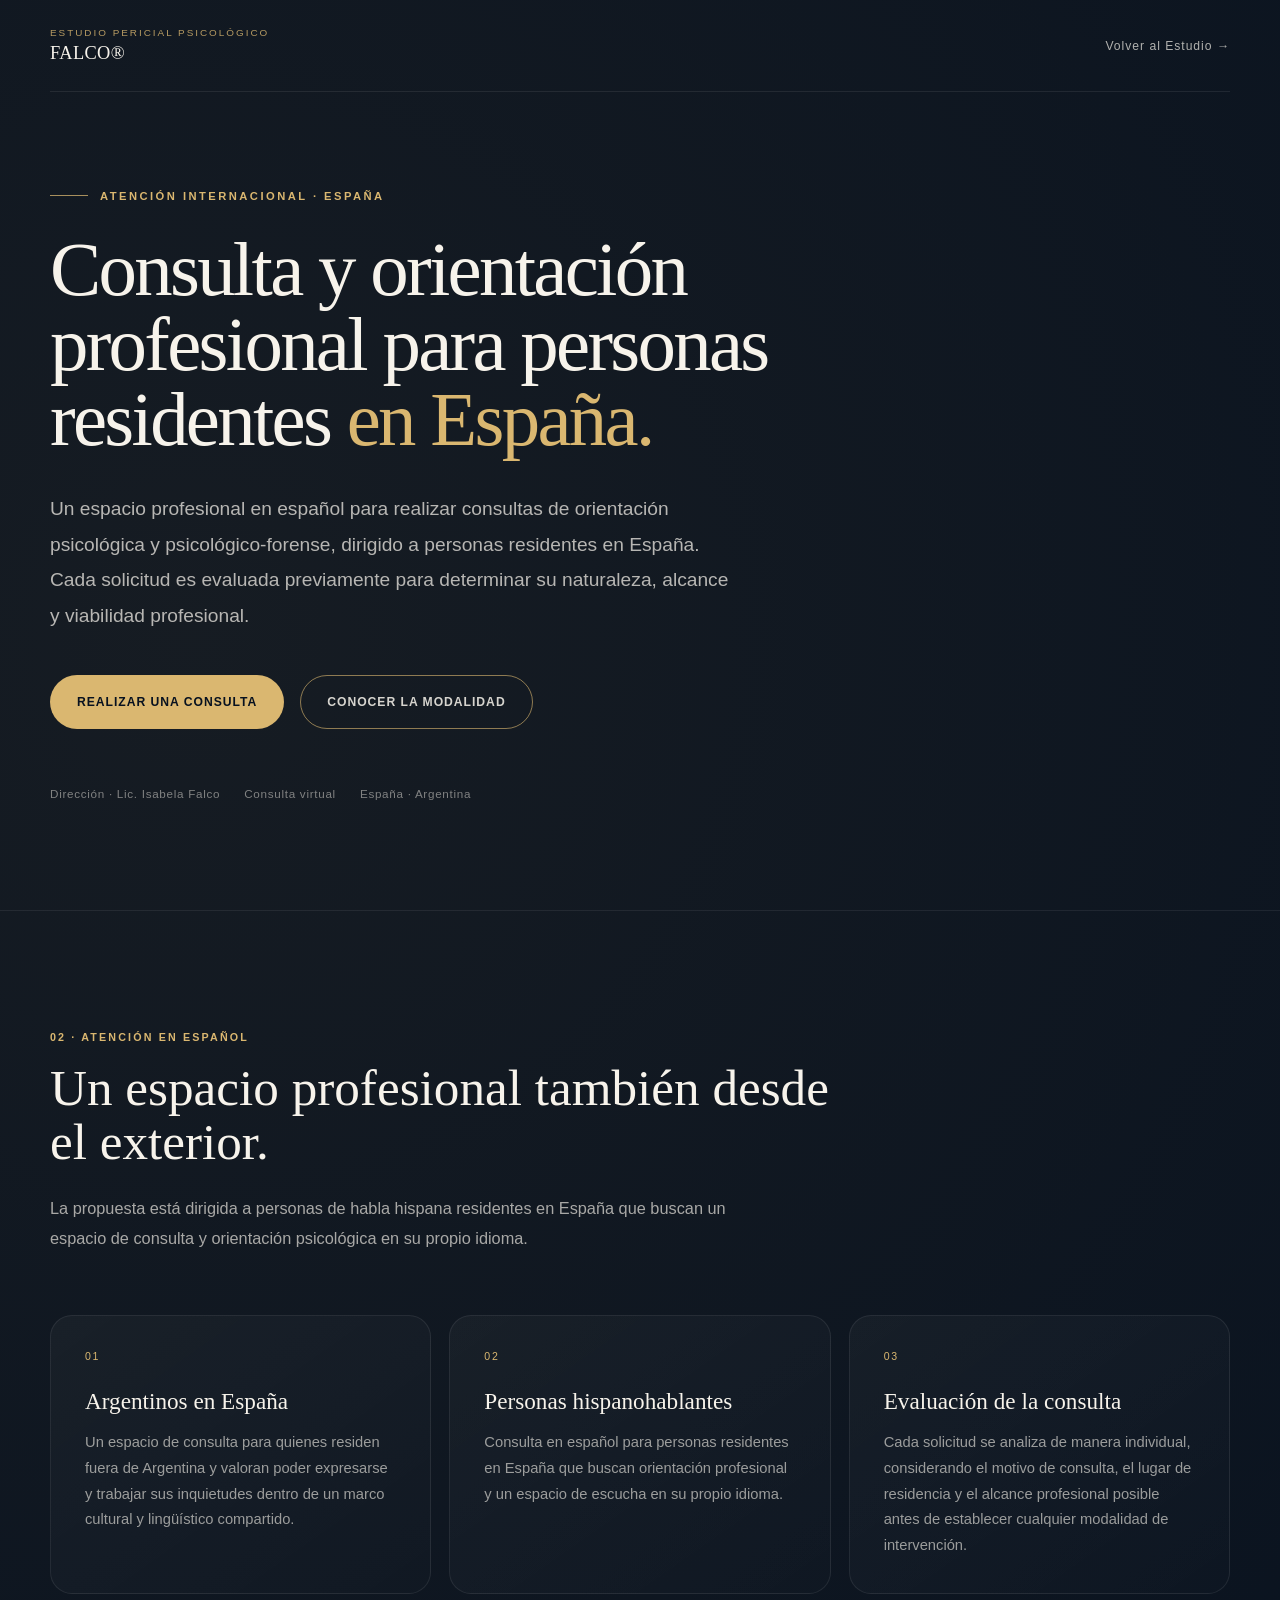
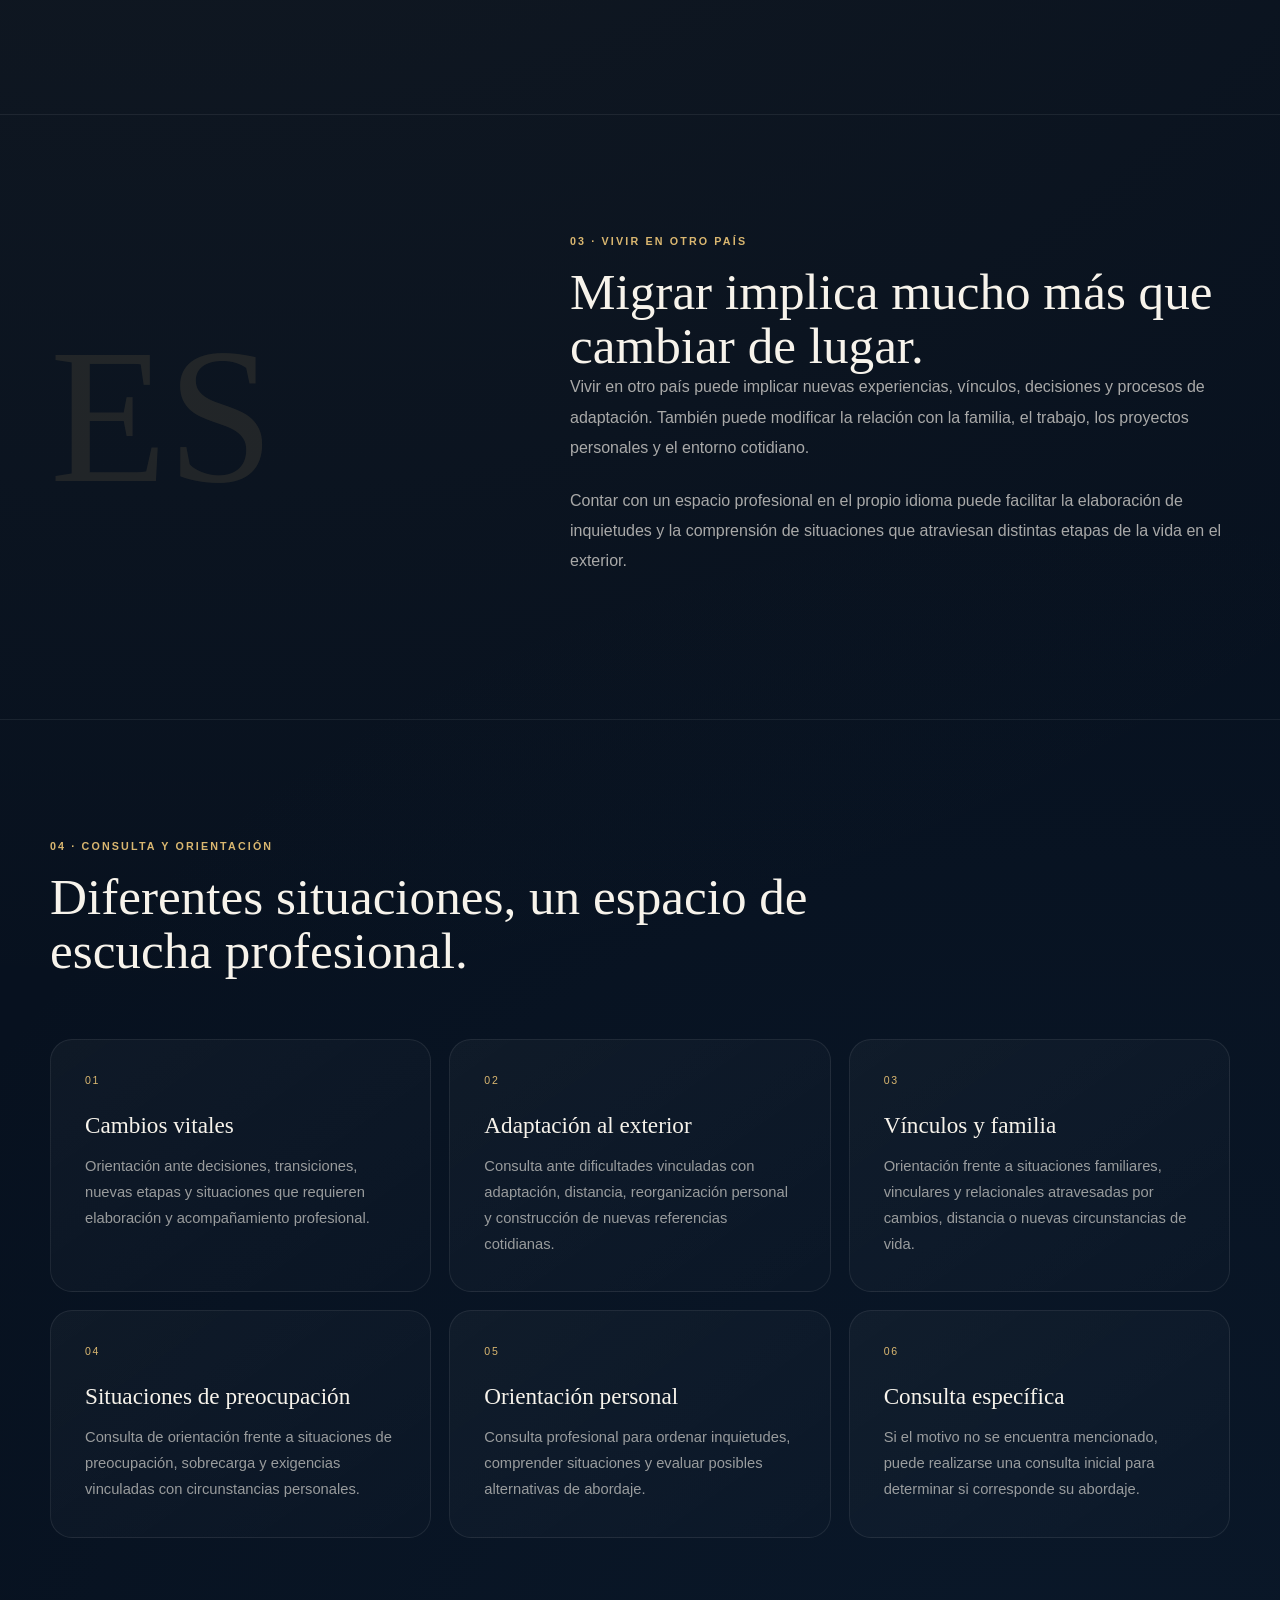
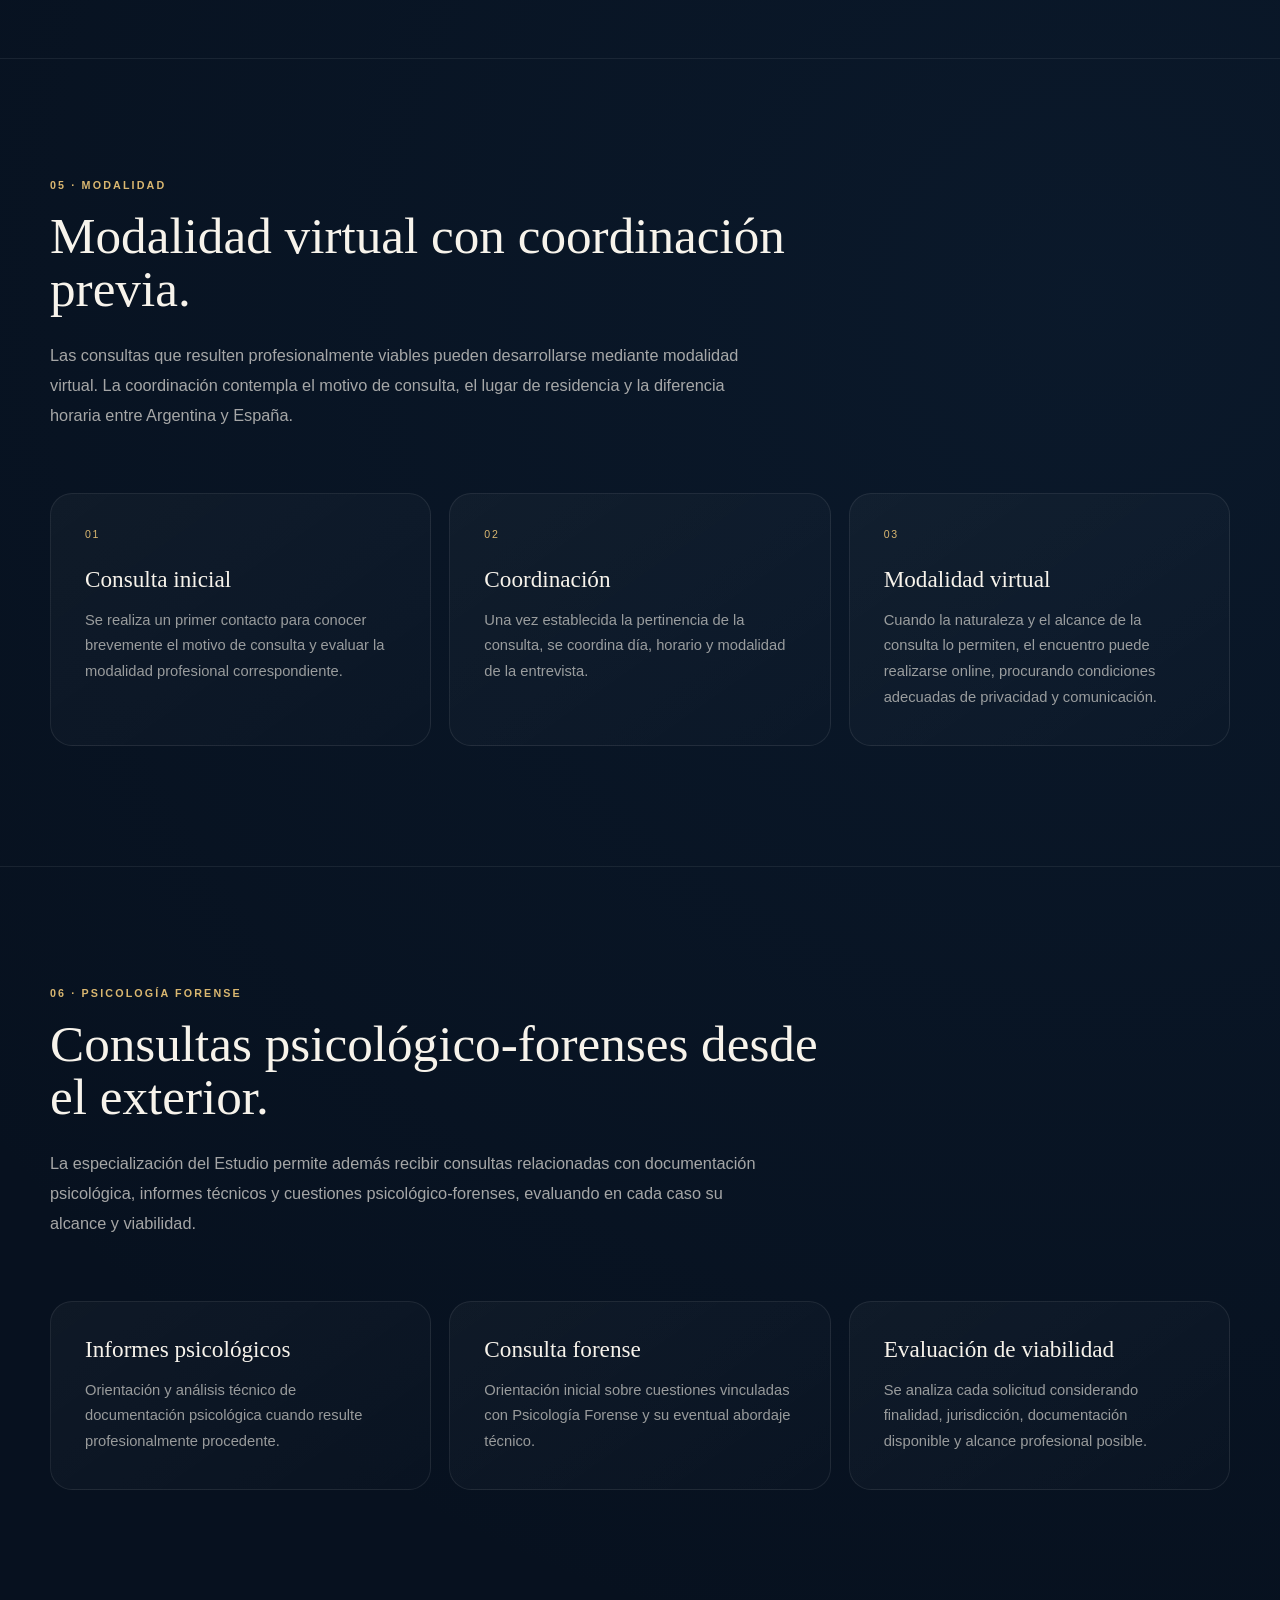
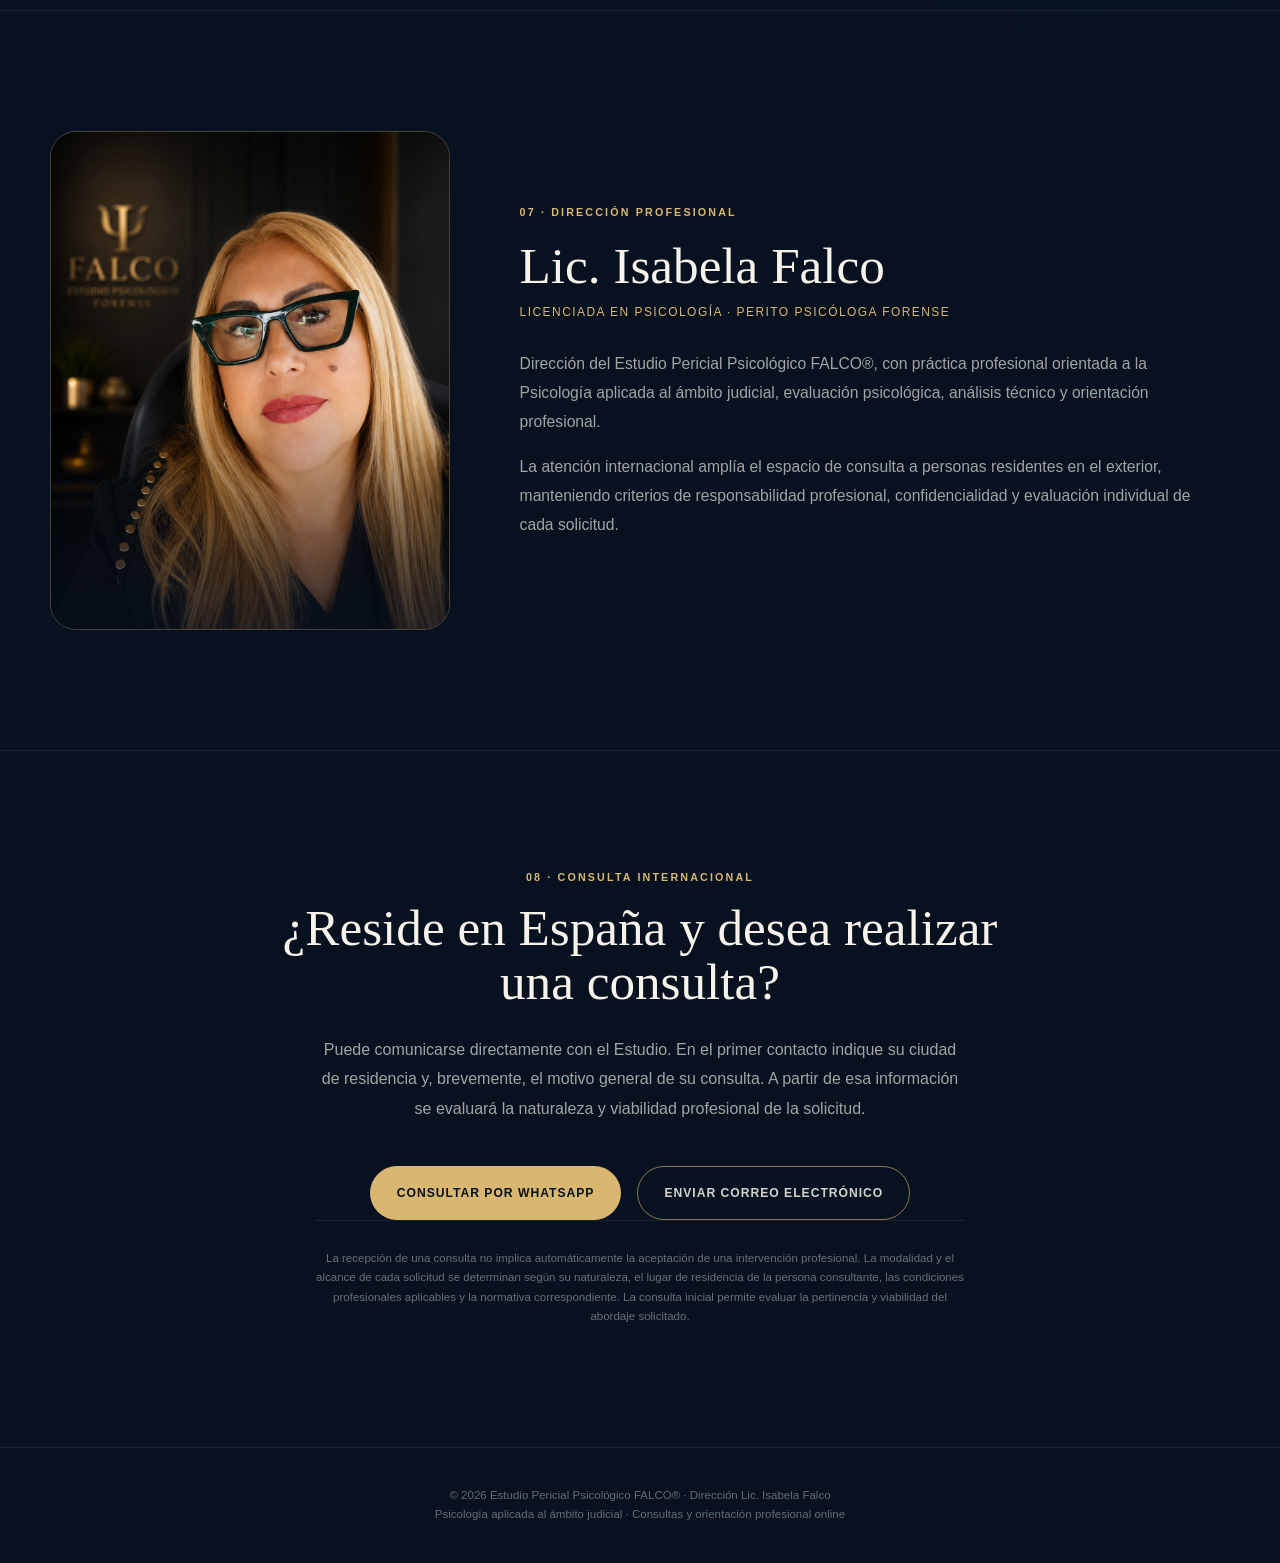
<file: atencion-psicologica-online-espana.html>
<!DOCTYPE html>
<html lang="es">
<head>

  <meta charset="UTF-8">

  <meta
    name="viewport"
    content="width=device-width, initial-scale=1.0"
  >

  <!-- =====================================================
       SEO · ATENCIÓN INTERNACIONAL ESPAÑA
  ====================================================== -->

 <title>
  Consulta Psicológica y Orientación en Español desde España | FALCO®
</title>

  <meta
  name="description"
  content="Consultas de orientación psicológica y psicológico-forense en español para personas residentes en España. Evaluación individual de cada solicitud y de su viabilidad profesional. Estudio Pericial Psicológico FALCO®."
>

  <meta
    name="robots"
    content="index, follow"
  >

  <meta
    name="author"
    content="Estudio Pericial Psicológico FALCO®"
  >

  <link
    rel="canonical"
    href="https://estudiopericialpsicologico.com.ar/atencion-psicologica-online-espana.html"
  >

  <meta
    name="theme-color"
    content="#07111f"
  >


  <!-- =====================================================
       OPEN GRAPH
  ====================================================== -->

  <meta
    property="og:type"
    content="website"
  >

  <meta
    property="og:locale"
    content="es_ES"
  >

  <meta
    property="og:site_name"
    content="Estudio Pericial Psicológico FALCO®"
  >

  <meta
  property="og:title"
  content="Consulta Psicológica y Orientación en Español desde España | FALCO®"
>

  <meta
  property="og:description"
  content="Consultas de orientación psicológica y psicológico-forense en español para personas residentes en España, sujetas a evaluación previa de viabilidad profesional."
>

  <meta
    property="og:url"
    content="https://estudiopericialpsicologico.com.ar/atencion-psicologica-online-espana.html"
  >

  <meta
    property="og:image"
    content="https://estudiopericialpsicologico.com.ar/assets/og-falco.png"
  >


  <!-- =====================================================
       FAVICON
  ====================================================== -->

  <link
    rel="icon"
    type="image/svg+xml"
    href="./favicon.svg?v=2"
  >


  <!-- =====================================================
       ESTILOS GENERALES DEL ESTUDIO
  ====================================================== -->

  <link
    rel="stylesheet"
    href="./css/estudio-falco.css"
  >


  <!-- =====================================================
       ESTILOS EXCLUSIVOS · ESPAÑA
       Luego podremos separarlos en CSS propio.
  ====================================================== -->

  <style>

    .ef-spain {
      min-height: 100vh;
      background:
        radial-gradient(
          circle at 15% 10%,
          rgba(174, 137, 72, 0.09),
          transparent 34%
        ),
        radial-gradient(
          circle at 85% 55%,
          rgba(29, 66, 103, 0.16),
          transparent 38%
        ),
        #07111f;

      color: #f3efe7;
    }


    .ef-spain__container {
      width: min(1180px, calc(100% - 80px));
      margin-inline: auto;
    }


    /* =====================================================
       NAVEGACIÓN
    ====================================================== */

    .ef-spain__nav {
      position: relative;
      z-index: 20;

      display: flex;
      align-items: center;
      justify-content: space-between;

      min-height: 92px;

      border-bottom: 1px solid rgba(255,255,255,0.08);
    }


    .ef-spain__brand {
      text-decoration: none;
      color: inherit;
    }


    .ef-spain__brand-small {
      display: block;

      margin-bottom: 5px;

      font-size: 0.62rem;
      letter-spacing: 0.2em;
      text-transform: uppercase;

      color: rgba(218,183,112,0.82);
    }


    .ef-spain__brand-name {
      font-family: "Playfair Display", Georgia, serif;
      font-size: 1.15rem;
      letter-spacing: 0.02em;

      color: #f7f3eb;
    }


    .ef-spain__back {
      font-size: 0.76rem;
      letter-spacing: 0.08em;
      text-decoration: none;

      color: rgba(247,243,235,0.7);

      transition: color 250ms ease;
    }


    .ef-spain__back:hover {
      color: #dab770;
    }


    /* =====================================================
       HERO
    ====================================================== */

    .ef-spain__hero {
      position: relative;

      display: flex;
      align-items: center;

      min-height: calc(100vh - 92px);

      padding: 90px 0 110px;

      overflow: hidden;
    }


    .ef-spain__hero-content {
      position: relative;
      z-index: 3;

      max-width: 880px;
    }


    .ef-spain__eyebrow {
      display: inline-flex;
      align-items: center;
      gap: 12px;

      margin-bottom: 30px;

      font-size: 0.7rem;
      font-weight: 600;
      letter-spacing: 0.22em;
      text-transform: uppercase;

      color: #dab770;
    }


    .ef-spain__eyebrow::before {
      content: "";

      width: 38px;
      height: 1px;

      background: rgba(218,183,112,0.75);
    }


    .ef-spain__hero h1 {
      max-width: 900px;

      margin: 0;

      font-family: "Playfair Display", Georgia, serif;
      font-size: clamp(3rem, 6vw, 6.3rem);
      font-weight: 400;
      line-height: 0.98;
      letter-spacing: -0.035em;

      color: #f7f3eb;
    }


    .ef-spain__hero h1 span {
      color: #dab770;
    }


    .ef-spain__lead {
      max-width: 690px;

      margin: 34px 0 0;

      font-size: clamp(1rem, 1.5vw, 1.2rem);
      line-height: 1.85;

      color: rgba(247,243,235,0.72);
    }


    .ef-spain__actions {
      display: flex;
      flex-wrap: wrap;
      gap: 16px;

      margin-top: 42px;
    }


    .ef-spain__button {
      display: inline-flex;
      align-items: center;
      justify-content: center;

      min-height: 54px;
      padding: 0 26px;

      border: 1px solid rgba(218,183,112,0.62);
      border-radius: 999px;

      text-decoration: none;

      font-size: 0.76rem;
      font-weight: 600;
      letter-spacing: 0.08em;
      text-transform: uppercase;

      color: #07111f;
      background: #dab770;

      transition:
        transform 250ms ease,
        background 250ms ease;
    }


    .ef-spain__button:hover {
      transform: translateY(-2px);
      background: #e5c98f;
    }


    .ef-spain__button--secondary {
      color: rgba(247,243,235,0.86);
      background: transparent;
    }


    .ef-spain__button--secondary:hover {
      color: #07111f;
      background: #dab770;
    }


    .ef-spain__hero-meta {
      display: flex;
      flex-wrap: wrap;
      gap: 24px;

      margin-top: 58px;

      font-size: 0.73rem;
      letter-spacing: 0.06em;

      color: rgba(247,243,235,0.48);
    }


    /* =====================================================
       SECCIONES
    ====================================================== */

    .ef-spain__section {
      padding: 120px 0;

      border-top: 1px solid rgba(255,255,255,0.07);
    }


    .ef-spain__section-head {
      max-width: 790px;

      margin-bottom: 62px;
    }


    .ef-spain__number {
      display: block;

      margin-bottom: 18px;

      font-size: 0.67rem;
      font-weight: 600;
      letter-spacing: 0.2em;

      color: #dab770;
    }


    .ef-spain__section h2 {
      margin: 0;

      font-family: "Playfair Display", Georgia, serif;
      font-size: clamp(2.2rem, 4vw, 4.4rem);
      font-weight: 400;
      line-height: 1.05;

      color: #f7f3eb;
    }


    .ef-spain__section-intro {
      max-width: 720px;

      margin-top: 24px;

      font-size: 1.02rem;
      line-height: 1.85;

      color: rgba(247,243,235,0.66);
    }


    /* =====================================================
       TARJETAS
    ====================================================== */

    .ef-spain__grid {
      display: grid;
      grid-template-columns: repeat(3, 1fr);
      gap: 18px;
    }


    .ef-spain__card {
      padding: 34px;

      border: 1px solid rgba(255,255,255,0.08);
      border-radius: 22px;

      background:
        linear-gradient(
          145deg,
          rgba(255,255,255,0.035),
          rgba(255,255,255,0.012)
        );
    }


    .ef-spain__card-index {
      display: block;

      margin-bottom: 26px;

      font-size: 0.66rem;
      letter-spacing: 0.16em;

      color: #dab770;
    }


    .ef-spain__card h3 {
      margin: 0 0 15px;

      font-family: "Playfair Display", Georgia, serif;
      font-size: 1.45rem;
      font-weight: 400;

      color: #f7f3eb;
    }


    .ef-spain__card p {
      margin: 0;

      font-size: 0.92rem;
      line-height: 1.75;

      color: rgba(247,243,235,0.6);
    }


    /* =====================================================
       BLOQUE MIGRACIÓN
    ====================================================== */

    .ef-spain__migration {
      display: grid;
      grid-template-columns: 0.8fr 1.2fr;
      gap: 80px;
      align-items: center;
    }


    .ef-spain__migration-mark {
      font-family: "Playfair Display", Georgia, serif;
      font-size: clamp(6rem, 15vw, 13rem);
      line-height: 0.8;

      color: rgba(218,183,112,0.11);
    }


    .ef-spain__migration-copy p {
      margin: 0 0 22px;

      font-size: 1rem;
      line-height: 1.9;

      color: rgba(247,243,235,0.67);
    }


    /* =====================================================
       DIRECCIÓN
    ====================================================== */

    .ef-spain__direction {
      display: grid;
      grid-template-columns: minmax(280px, 0.72fr) 1.28fr;
      gap: 70px;
      align-items: center;
    }


    .ef-spain__photo {
      position: relative;

      aspect-ratio: 4 / 5;

      margin: 0;

      overflow: hidden;

      border: 1px solid rgba(218,183,112,0.3);
      border-radius: 26px;
    }


    .ef-spain__photo img {
      width: 100%;
      height: 100%;

      display: block;

      object-fit: cover;
      object-position: center 30%;
    }


    .ef-spain__photo::after {
      content: "";

      position: absolute;
      inset: 0;

      background:
        linear-gradient(
          180deg,
          transparent 55%,
          rgba(7,17,31,0.7) 100%
        );

      pointer-events: none;
    }


    .ef-spain__direction-copy h3 {
      margin: 0 0 10px;

      font-family: "Playfair Display", Georgia, serif;
      font-size: clamp(2.1rem, 4vw, 3.8rem);
      font-weight: 400;

      color: #f7f3eb;
    }


    .ef-spain__role {
      margin-bottom: 30px;

      font-size: 0.75rem;
      letter-spacing: 0.12em;
      text-transform: uppercase;

      color: #dab770;
    }


    .ef-spain__direction-copy p {
      max-width: 680px;

      font-size: 0.98rem;
      line-height: 1.85;

      color: rgba(247,243,235,0.65);
    }


    /* =====================================================
       CONSULTA
    ====================================================== */

    .ef-spain__contact {
      text-align: center;
    }


    .ef-spain__contact-inner {
      max-width: 800px;
      margin-inline: auto;
    }


    .ef-spain__contact h2 {
      margin-bottom: 26px;
    }


    .ef-spain__contact p {
      max-width: 650px;

      margin: 0 auto;

      font-size: 1rem;
      line-height: 1.85;

      color: rgba(247,243,235,0.65);
    }


    .ef-spain__contact .ef-spain__actions {
      justify-content: center;
    }


    .ef-spain__notice {
      max-width: 760px;

      margin: 60px auto 0;
      padding-top: 28px;

      border-top: 1px solid rgba(255,255,255,0.08);

      font-size: 0.72rem !important;
      line-height: 1.7 !important;

      color: rgba(247,243,235,0.42) !important;
    }


    /* =====================================================
       FOOTER
    ====================================================== */

    .ef-spain__footer {
      padding: 38px 0;

      border-top: 1px solid rgba(255,255,255,0.07);

      text-align: center;

      font-size: 0.72rem;
      line-height: 1.7;

      color: rgba(247,243,235,0.4);
    }


    /* =====================================================
       RESPONSIVE
    ====================================================== */

    @media (max-width: 900px) {

      .ef-spain__container {
        width: min(100% - 42px, 1180px);
      }


      .ef-spain__grid {
        grid-template-columns: 1fr;
      }


      .ef-spain__migration,
      .ef-spain__direction {
        grid-template-columns: 1fr;
        gap: 44px;
      }


      .ef-spain__migration-mark {
        display: none;
      }


      .ef-spain__photo {
        width: min(100%, 480px);
      }

    }


    @media (max-width: 600px) {

      .ef-spain__container {
        width: min(100% - 30px, 1180px);
      }


      .ef-spain__nav {
        min-height: 78px;
      }


      .ef-spain__brand-small {
        font-size: 0.52rem;
      }


      .ef-spain__brand-name {
        font-size: 0.92rem;
      }


      .ef-spain__back {
        font-size: 0.66rem;
      }


      .ef-spain__hero {
        min-height: auto;
        padding: 90px 0 100px;
      }


      .ef-spain__hero h1 {
        font-size: clamp(2.8rem, 14vw, 4.6rem);
      }


      .ef-spain__section {
        padding: 90px 0;
      }


      .ef-spain__card {
        padding: 28px;
      }


      .ef-spain__actions {
        flex-direction: column;
      }


      .ef-spain__button {
        width: 100%;
      }

    }

  </style>

</head>


<body>

<div class="ef-spain">


  <!-- =====================================================
       NAVEGACIÓN
  ====================================================== -->

  <div class="ef-spain__container">

    <nav
      class="ef-spain__nav"
      aria-label="Navegación atención internacional España"
    >

      <a
        href="./index.html"
        class="ef-spain__brand"
      >
        <span class="ef-spain__brand-small">
          Estudio Pericial Psicológico
        </span>

        <span class="ef-spain__brand-name">
          FALCO®
        </span>
      </a>


      <a
        href="./index.html"
        class="ef-spain__back"
      >
        Volver al Estudio →
      </a>

    </nav>

  </div>


  <!-- =====================================================
       01 · HERO
  ====================================================== -->

  <header class="ef-spain__hero">

    <div class="ef-spain__container">

      <div class="ef-spain__hero-content">

        <div class="ef-spain__eyebrow">
          Atención internacional · España
        </div>


      <h1>
  Consulta y orientación profesional
  para personas residentes
  <span>en España.</span>
</h1>


        <p class="ef-spain__lead">
  Un espacio profesional en español para realizar consultas
  de orientación psicológica y psicológico-forense,
  dirigido a personas residentes en España. Cada solicitud
  es evaluada previamente para determinar su naturaleza,
  alcance y viabilidad profesional.
</p>


        <div class="ef-spain__actions">

          <a
  href="https://wa.me/5491132049521?text=Hola,%20resido%20en%20España%20y%20quisiera%20realizar%20una%20consulta%20profesional.%20Mi%20ciudad%20de%20residencia%20es:%20"
  target="_blank"
  rel="noopener noreferrer"
  class="ef-spain__button"
>
  Realizar una consulta
</a>


          <a
            href="#modalidad"
            class="ef-spain__button ef-spain__button--secondary"
          >
            Conocer la modalidad
          </a>

        </div>


        <div class="ef-spain__hero-meta">

          <span>
            Dirección · Lic. Isabela Falco
          </span>

          <span>
            Consulta virtual
          </span>

          <span>
            España · Argentina
          </span>

        </div>

      </div>

    </div>

  </header>


  <!-- =====================================================
       02 · A QUIÉN ESTÁ DIRIGIDO
  ====================================================== -->

  <section class="ef-spain__section">

    <div class="ef-spain__container">

      <div class="ef-spain__section-head">

        <span class="ef-spain__number">
          02 · ATENCIÓN EN ESPAÑOL
        </span>

        <h2>
          Un espacio profesional
          también desde el exterior.
        </h2>

        <p class="ef-spain__section-intro">
          La propuesta está dirigida a personas de habla hispana
          residentes en España que buscan un espacio de consulta
          y orientación psicológica en su propio idioma.
        </p>

      </div>


      <div class="ef-spain__grid">

        <article class="ef-spain__card">

          <span class="ef-spain__card-index">
            01
          </span>

          <h3>
            Argentinos en España
          </h3>

          <p>
            Un espacio de consulta para quienes residen fuera
            de Argentina y valoran poder expresarse y trabajar
            sus inquietudes dentro de un marco cultural y
            lingüístico compartido.
          </p>

        </article>


        <article class="ef-spain__card">

          <span class="ef-spain__card-index">
            02
          </span>

          <h3>
            Personas hispanohablantes
          </h3>

         <p>
  Consulta en español para personas residentes
  en España que buscan orientación profesional
  y un espacio de escucha en su propio idioma.
</p>

        </article>


        <article class="ef-spain__card">

          <span class="ef-spain__card-index">
            03
          </span>

          <h3>
  Evaluación de la consulta
</h3>

<p>
  Cada solicitud se analiza de manera individual,
  considerando el motivo de consulta, el lugar de residencia
  y el alcance profesional posible antes de establecer
  cualquier modalidad de intervención.
</p>

        </article>

      </div>

    </div>

  </section>


  <!-- =====================================================
       03 · MIGRACIÓN Y CAMBIOS VITALES
  ====================================================== -->

  <section class="ef-spain__section">

    <div class="ef-spain__container">

      <div class="ef-spain__migration">

        <div
          class="ef-spain__migration-mark"
          aria-hidden="true"
        >
          ES
        </div>


        <div class="ef-spain__migration-copy">

          <span class="ef-spain__number">
            03 · VIVIR EN OTRO PAÍS
          </span>

          <h2>
            Migrar implica
            mucho más que cambiar de lugar.
          </h2>

          <p>
            Vivir en otro país puede implicar nuevas experiencias,
            vínculos, decisiones y procesos de adaptación.
            También puede modificar la relación con la familia,
            el trabajo, los proyectos personales y el entorno cotidiano.
          </p>

          <p>
            Contar con un espacio profesional en el propio idioma
            puede facilitar la elaboración de inquietudes y la
            comprensión de situaciones que atraviesan distintas
            etapas de la vida en el exterior.
          </p>

        </div>

      </div>

    </div>

  </section>


  <!-- =====================================================
       04 · MOTIVOS DE CONSULTA
  ====================================================== -->

  <section class="ef-spain__section">

    <div class="ef-spain__container">

      <div class="ef-spain__section-head">

        <span class="ef-spain__number">
          04 · CONSULTA Y ORIENTACIÓN
        </span>

        <h2>
          Diferentes situaciones,
          un espacio de escucha profesional.
        </h2>

      </div>


      <div class="ef-spain__grid">

        <article class="ef-spain__card">
          <span class="ef-spain__card-index">01</span>

          <h3>
            Cambios vitales
          </h3>

          <p>
            Orientación ante decisiones, transiciones,
            nuevas etapas y situaciones que requieren
            elaboración y acompañamiento profesional.
          </p>
        </article>


        <article class="ef-spain__card">
          <span class="ef-spain__card-index">02</span>

          <h3>
            Adaptación al exterior
          </h3>

          <p>
            Consulta ante dificultades vinculadas con
            adaptación, distancia, reorganización personal
            y construcción de nuevas referencias cotidianas.
          </p>
        </article>


        <article class="ef-spain__card">
          <span class="ef-spain__card-index">03</span>

          <h3>
            Vínculos y familia
          </h3>

          <p>
            Orientación frente a situaciones familiares,
            vinculares y relacionales atravesadas por cambios,
            distancia o nuevas circunstancias de vida.
          </p>
        </article>


        <article class="ef-spain__card">
          <span class="ef-spain__card-index">04</span>

          <h3>
  Situaciones de preocupación
</h3>

<p>
  Consulta de orientación frente a situaciones
  de preocupación, sobrecarga y exigencias
  vinculadas con circunstancias personales.
</p>
        </article>


        <article class="ef-spain__card">
          <span class="ef-spain__card-index">05</span>

          <h3>
            Orientación personal
          </h3>

          <p>
            Consulta profesional para ordenar inquietudes,
            comprender situaciones y evaluar posibles
            alternativas de abordaje.
          </p>
        </article>


        <article class="ef-spain__card">
          <span class="ef-spain__card-index">06</span>

          <h3>
            Consulta específica
          </h3>

          <p>
            Si el motivo no se encuentra mencionado,
            puede realizarse una consulta inicial para
            determinar si corresponde su abordaje.
          </p>
        </article>

      </div>

    </div>

  </section>


  <!-- =====================================================
       05 · MODALIDAD
  ====================================================== -->

  <section
    class="ef-spain__section"
    id="modalidad"
  >

    <div class="ef-spain__container">

      <div class="ef-spain__section-head">

        <span class="ef-spain__number">
          05 · MODALIDAD
        </span>

       <h2>
  Modalidad virtual
  con coordinación previa.
</h2>

        <p class="ef-spain__section-intro">
  Las consultas que resulten profesionalmente viables
  pueden desarrollarse mediante modalidad virtual.
  La coordinación contempla el motivo de consulta,
  el lugar de residencia y la diferencia horaria
  entre Argentina y España.
</p>

      </div>


      <div class="ef-spain__grid">

        <article class="ef-spain__card">

          <span class="ef-spain__card-index">
            01
          </span>

          <h3>
            Consulta inicial
          </h3>

          <p>
            Se realiza un primer contacto para conocer
            brevemente el motivo de consulta y evaluar
            la modalidad profesional correspondiente.
          </p>

        </article>


        <article class="ef-spain__card">

          <span class="ef-spain__card-index">
            02
          </span>

          <h3>
            Coordinación
          </h3>

          <p>
            Una vez establecida la pertinencia de la consulta,
            se coordina día, horario y modalidad de la entrevista.
          </p>

        </article>


        <article class="ef-spain__card">

          <span class="ef-spain__card-index">
            03
          </span>

         <h3>
  Modalidad virtual
</h3>

<p>
  Cuando la naturaleza y el alcance de la consulta lo permiten,
  el encuentro puede realizarse online, procurando condiciones
  adecuadas de privacidad y comunicación.
</p>

        </article>

      </div>

    </div>

  </section>


  <!-- =====================================================
       06 · PSICOLOGÍA FORENSE
  ====================================================== -->

  <section class="ef-spain__section">

    <div class="ef-spain__container">

      <div class="ef-spain__section-head">

        <span class="ef-spain__number">
          06 · PSICOLOGÍA FORENSE
        </span>

        <h2>
          Consultas psicológico-forenses
          desde el exterior.
        </h2>

        <p class="ef-spain__section-intro">
          La especialización del Estudio permite además recibir
          consultas relacionadas con documentación psicológica,
          informes técnicos y cuestiones psicológico-forenses,
          evaluando en cada caso su alcance y viabilidad.
        </p>

      </div>


      <div class="ef-spain__grid">

        <article class="ef-spain__card">
          <h3>
            Informes psicológicos
          </h3>

          <p>
            Orientación y análisis técnico de documentación
            psicológica cuando resulte profesionalmente procedente.
          </p>
        </article>


        <article class="ef-spain__card">
          <h3>
            Consulta forense
          </h3>

          <p>
            Orientación inicial sobre cuestiones vinculadas
            con Psicología Forense y su eventual abordaje técnico.
          </p>
        </article>


        <article class="ef-spain__card">
          <h3>
            Evaluación de viabilidad
          </h3>

          <p>
            Se analiza cada solicitud considerando finalidad,
            jurisdicción, documentación disponible y alcance
            profesional posible.
          </p>
        </article>

      </div>

    </div>

  </section>


  <!-- =====================================================
       07 · DIRECCIÓN
  ====================================================== -->

  <section class="ef-spain__section">

    <div class="ef-spain__container">

      <div class="ef-spain__direction">

        <figure class="ef-spain__photo">

          <img
            src="./assets/isabela-falco-direccion.jpg"
            alt="Lic. Isabela Falco, Dirección del Estudio Pericial Psicológico FALCO"
            loading="lazy"
            decoding="async"
          >

        </figure>


        <div class="ef-spain__direction-copy">

          <span class="ef-spain__number">
            07 · DIRECCIÓN PROFESIONAL
          </span>

          <h3>
            Lic. Isabela Falco
          </h3>

          <div class="ef-spain__role">
            Licenciada en Psicología · Perito Psicóloga Forense
          </div>

          <p>
            Dirección del Estudio Pericial Psicológico FALCO®,
            con práctica profesional orientada a la Psicología
            aplicada al ámbito judicial, evaluación psicológica,
            análisis técnico y orientación profesional.
          </p>

          <p>
            La atención internacional amplía el espacio de consulta
            a personas residentes en el exterior, manteniendo
            criterios de responsabilidad profesional, confidencialidad
            y evaluación individual de cada solicitud.
          </p>

        </div>

      </div>

    </div>

  </section>


  <!-- =====================================================
       08 · CONTACTO
  ====================================================== -->

  <section class="ef-spain__section ef-spain__contact">

    <div class="ef-spain__container">

      <div class="ef-spain__contact-inner">

        <span class="ef-spain__number">
          08 · CONSULTA INTERNACIONAL
        </span>

        <h2>
          ¿Reside en España
          y desea realizar una consulta?
        </h2>

        <p>
  Puede comunicarse directamente con el Estudio.
  En el primer contacto indique su ciudad de residencia
  y, brevemente, el motivo general de su consulta.
  A partir de esa información se evaluará la naturaleza
  y viabilidad profesional de la solicitud.
</p>


        <div class="ef-spain__actions">

          <a
  href="https://wa.me/5491132049521?text=Hola,%20resido%20en%20España%20y%20quisiera%20realizar%20una%20consulta%20profesional.%20Mi%20ciudad%20de%20residencia%20es:%20"
  target="_blank"
  rel="noopener noreferrer"
  class="ef-spain__button"
>
  Consultar por WhatsApp
</a>


          <a
            href="mailto:estudiopericialpsicologico@gmail.com?subject=Consulta%20internacional%20desde%20España"
            class="ef-spain__button ef-spain__button--secondary"
          >
            Enviar correo electrónico
          </a>

        </div>


        <p class="ef-spain__notice">
  La recepción de una consulta no implica automáticamente
  la aceptación de una intervención profesional.
  La modalidad y el alcance de cada solicitud se determinan
  según su naturaleza, el lugar de residencia de la persona
  consultante, las condiciones profesionales aplicables
  y la normativa correspondiente. La consulta inicial permite
  evaluar la pertinencia y viabilidad del abordaje solicitado.
</p>

      </div>

    </div>

  </section>


  <!-- =====================================================
       FOOTER
  ====================================================== -->

  <footer class="ef-spain__footer">

    <div class="ef-spain__container">

      © 2026 Estudio Pericial Psicológico FALCO® ·
      Dirección Lic. Isabela Falco
      <br>

      Psicología aplicada al ámbito judicial ·
Consultas y orientación profesional online

    </div>

  </footer>


</div>

</body>
</html>
</file>
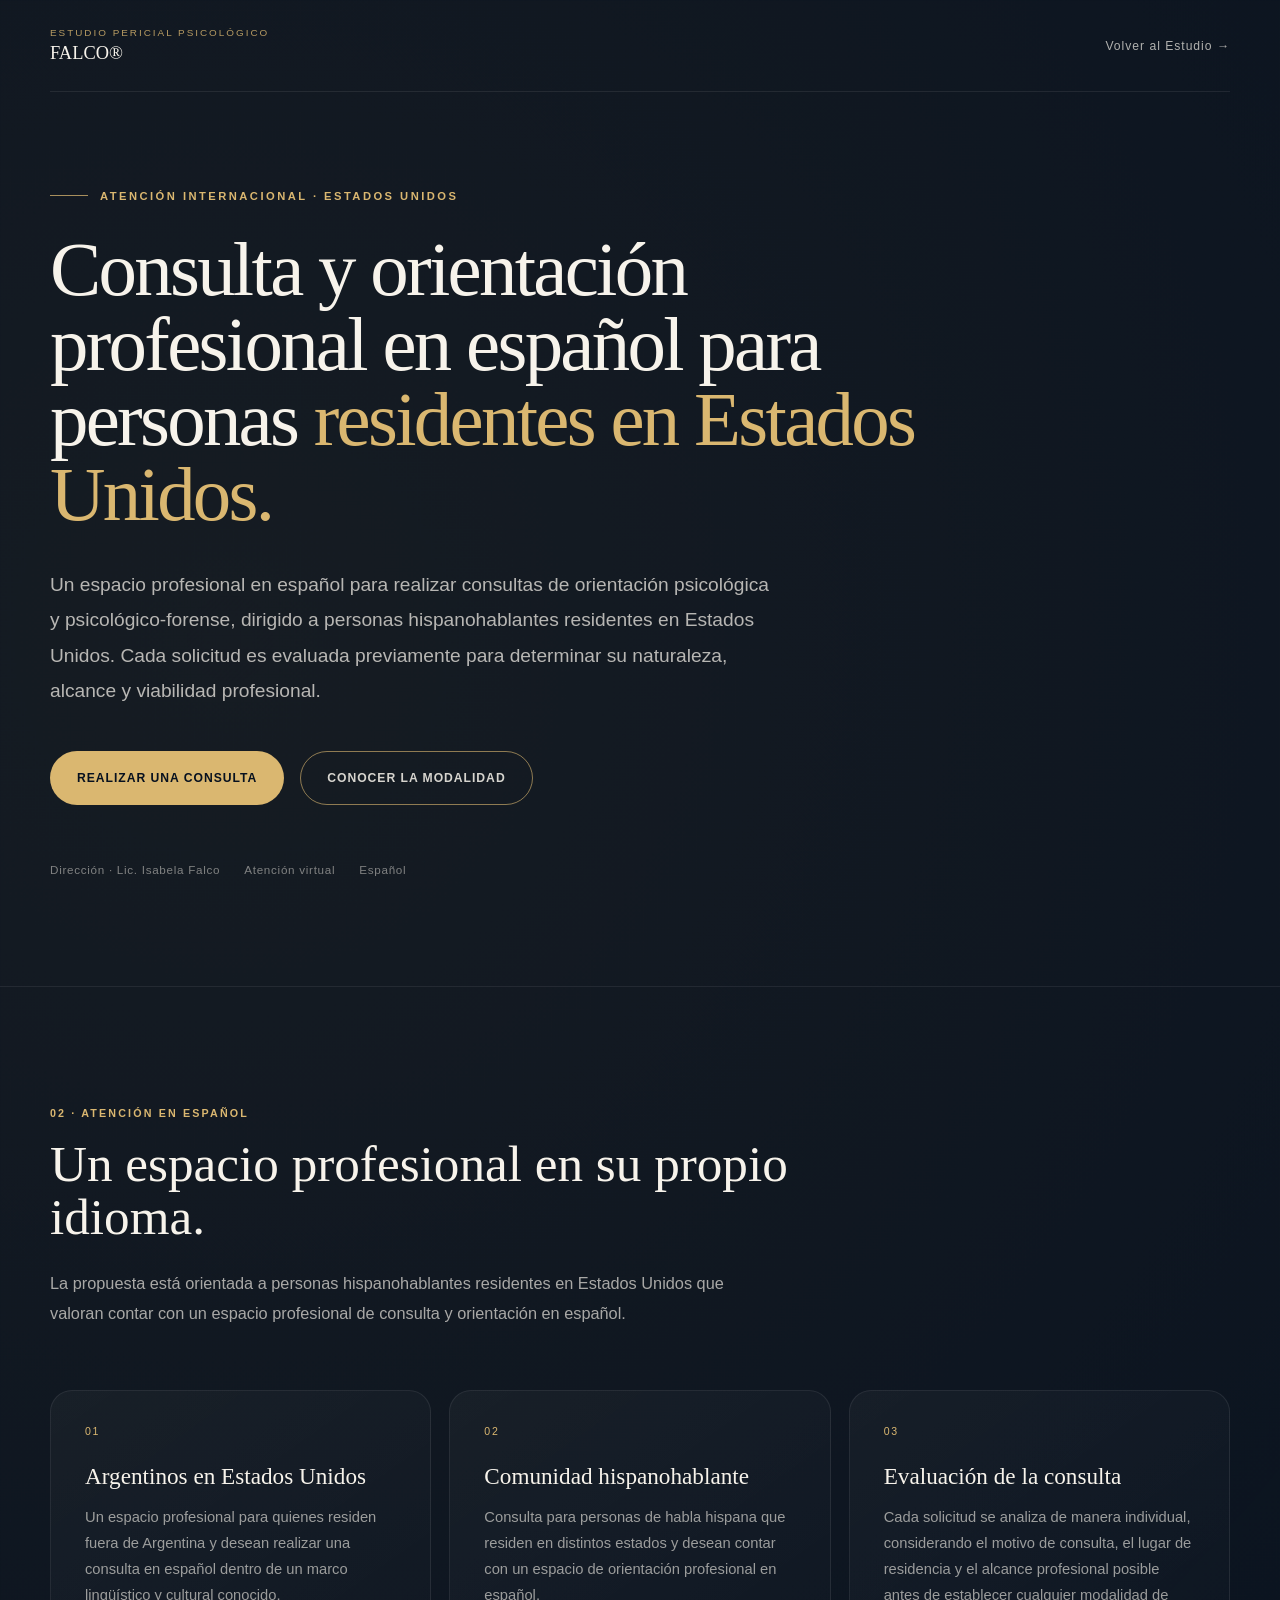
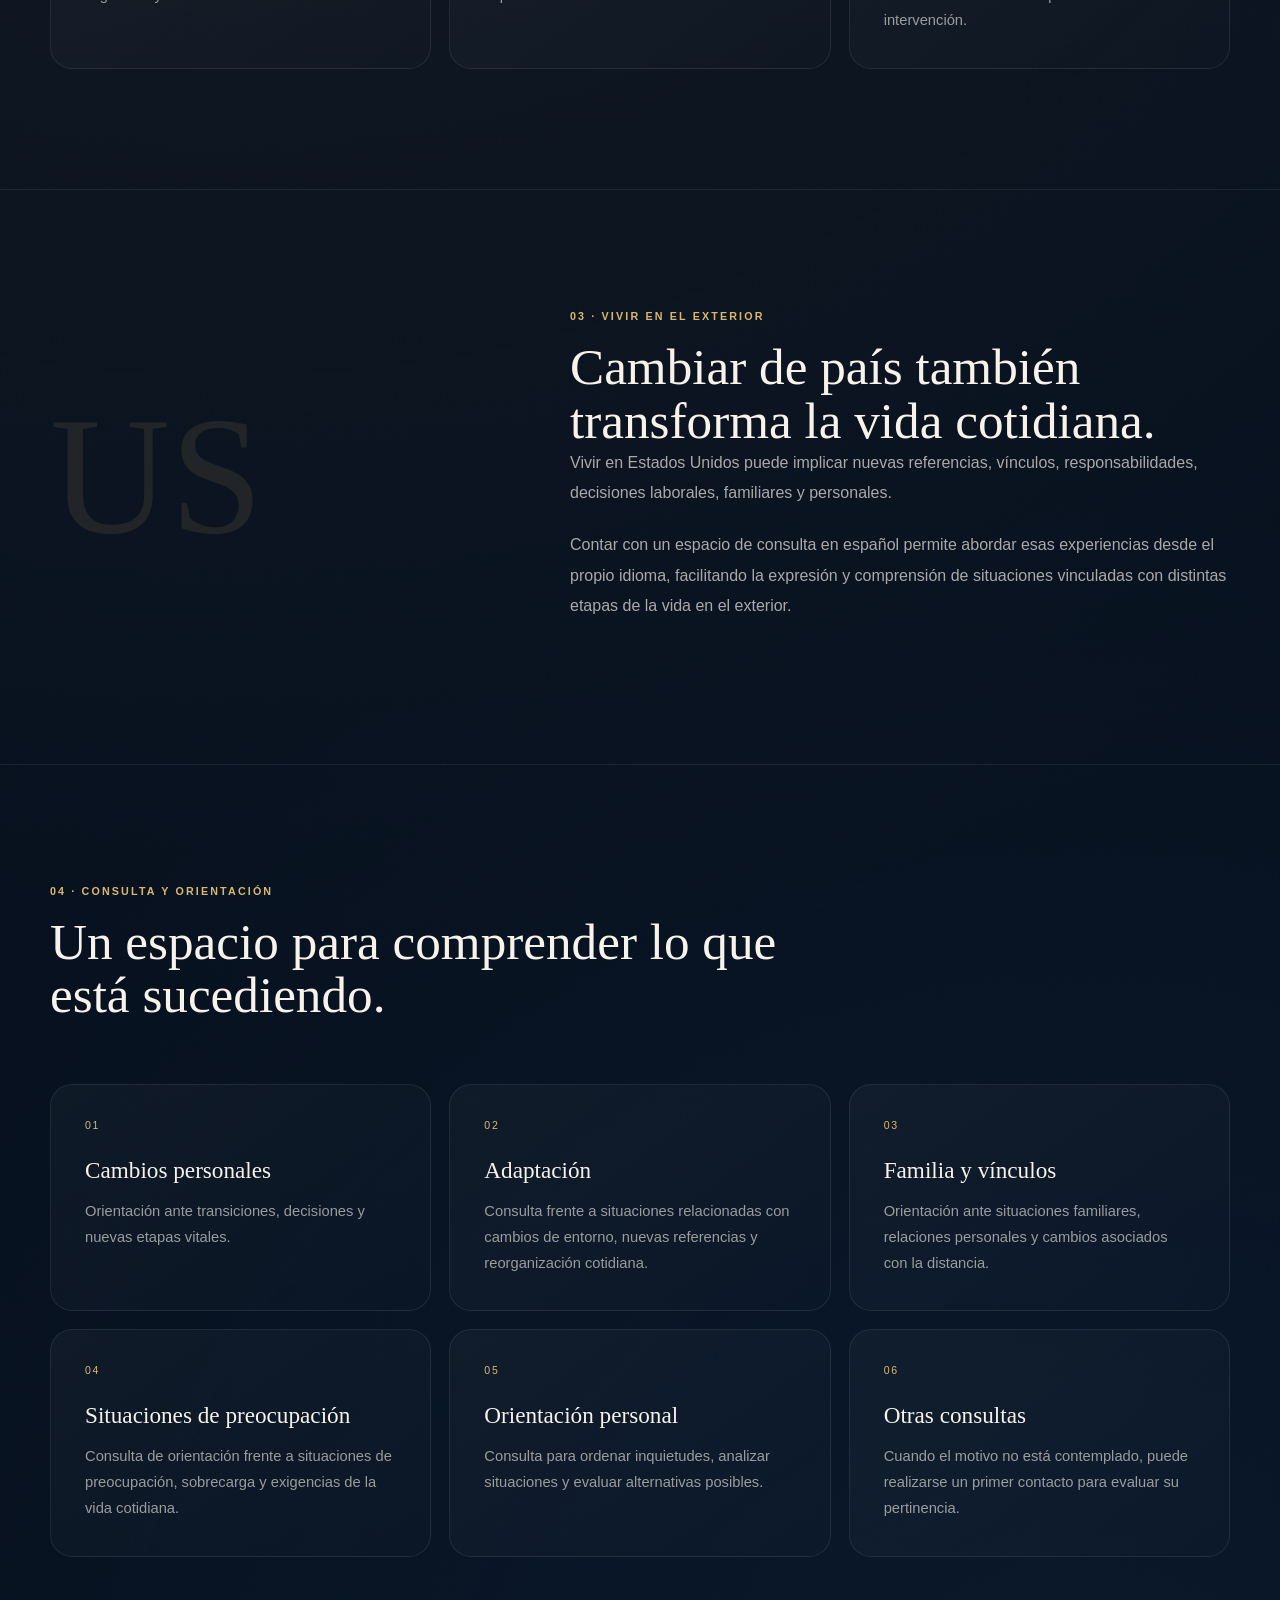
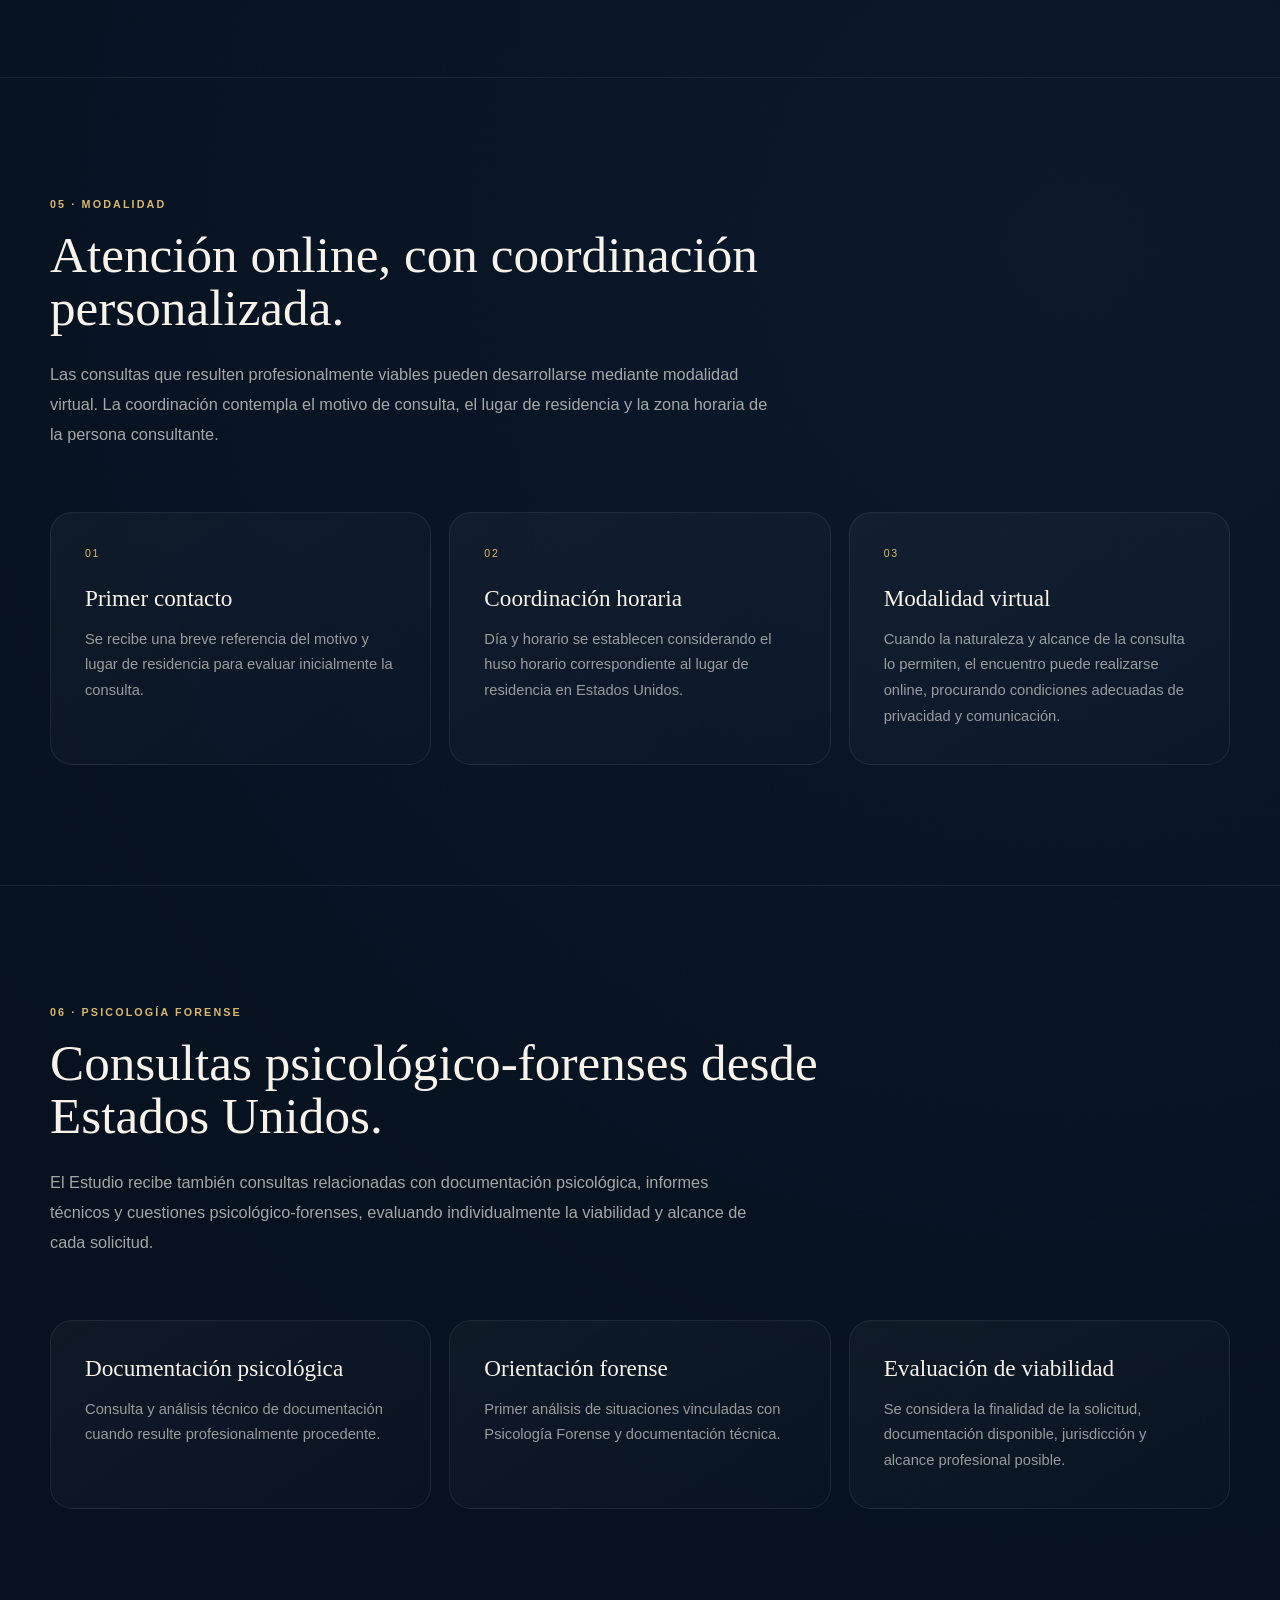
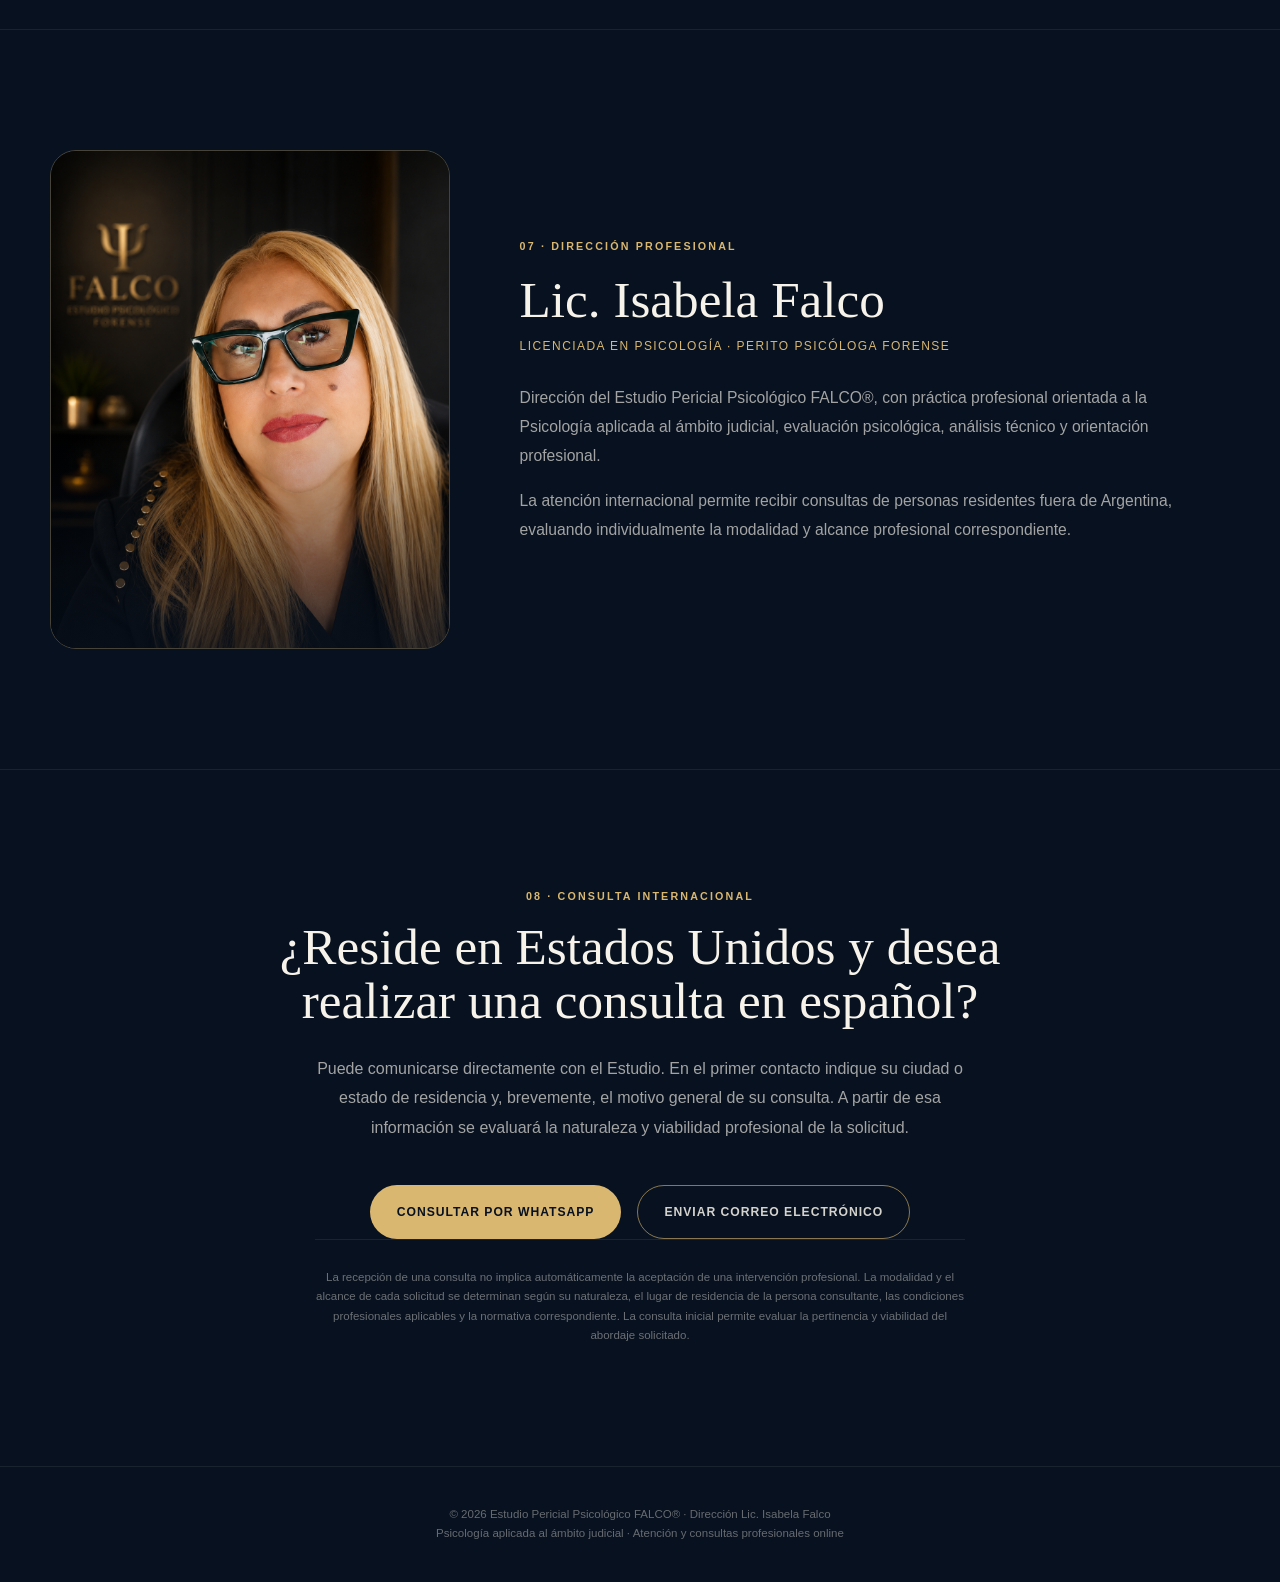
<file: atencion-psicologica-online-estados-unidos.html>
<!DOCTYPE html>
<html lang="es">
<head>

  <meta charset="UTF-8">

  <meta
    name="viewport"
    content="width=device-width, initial-scale=1.0"
  >

  <!-- =====================================================
       SEO · ATENCIÓN INTERNACIONAL ESTADOS UNIDOS
  ====================================================== -->

  <title>
  Consulta Psicológica y Orientación en Español desde Estados Unidos | FALCO®
</title>

  <meta
  name="description"
  content="Consultas de orientación psicológica y psicológico-forense en español para personas residentes en Estados Unidos. Evaluación individual de cada solicitud y de su viabilidad profesional. Estudio Pericial Psicológico FALCO®."
>

  <meta
    name="robots"
    content="index, follow"
  >

  <meta
    name="author"
    content="Estudio Pericial Psicológico FALCO®"
  >

  <link
    rel="canonical"
    href="https://estudiopericialpsicologico.com.ar/atencion-psicologica-online-estados-unidos.html"
  >

  <meta
    name="theme-color"
    content="#07111f"
  >


  <!-- =====================================================
       OPEN GRAPH
  ====================================================== -->

  <meta
    property="og:type"
    content="website"
  >

  <meta
    property="og:locale"
    content="es_US"
  >

  <meta
    property="og:site_name"
    content="Estudio Pericial Psicológico FALCO®"
  >

 <meta
  property="og:title"
  content="Consulta Psicológica y Orientación en Español desde Estados Unidos | FALCO®"
>

<meta
  property="og:description"
  content="Consultas de orientación psicológica y psicológico-forense en español para personas residentes en Estados Unidos, sujetas a evaluación previa de viabilidad profesional."
>

  <meta
    property="og:url"
    content="https://estudiopericialpsicologico.com.ar/atencion-psicologica-online-estados-unidos.html"
  >

  <meta
    property="og:image"
    content="https://estudiopericialpsicologico.com.ar/assets/og-falco.png"
  >


  <!-- =====================================================
       FAVICON
  ====================================================== -->

  <link
    rel="icon"
    type="image/svg+xml"
    href="./favicon.svg?v=2"
  >


  <!-- =====================================================
       ESTILOS GENERALES
  ====================================================== -->

  <link
    rel="stylesheet"
    href="./css/estudio-falco.css"
  >


  <!-- =====================================================
       ESTILOS EXCLUSIVOS · ESTADOS UNIDOS
  ====================================================== -->

  <style>

    .ef-usa {
      min-height: 100vh;

      background:
        radial-gradient(
          circle at 18% 10%,
          rgba(174, 137, 72, 0.09),
          transparent 34%
        ),
        radial-gradient(
          circle at 84% 54%,
          rgba(29, 66, 103, 0.17),
          transparent 38%
        ),
        #07111f;

      color: #f3efe7;
    }


    .ef-usa__container {
      width: min(1180px, calc(100% - 80px));
      margin-inline: auto;
    }


    /* =====================================================
       NAVEGACIÓN
    ====================================================== */

    .ef-usa__nav {
      position: relative;
      z-index: 20;

      display: flex;
      align-items: center;
      justify-content: space-between;

      min-height: 92px;

      border-bottom: 1px solid rgba(255,255,255,0.08);
    }


    .ef-usa__brand {
      text-decoration: none;
      color: inherit;
    }


    .ef-usa__brand-small {
      display: block;

      margin-bottom: 5px;

      font-size: 0.62rem;
      letter-spacing: 0.2em;
      text-transform: uppercase;

      color: rgba(218,183,112,0.82);
    }


    .ef-usa__brand-name {
      font-family: "Playfair Display", Georgia, serif;
      font-size: 1.15rem;

      color: #f7f3eb;
    }


    .ef-usa__back {
      font-size: 0.76rem;
      letter-spacing: 0.08em;
      text-decoration: none;

      color: rgba(247,243,235,0.7);

      transition: color 250ms ease;
    }


    .ef-usa__back:hover {
      color: #dab770;
    }


    /* =====================================================
       HERO
    ====================================================== */

    .ef-usa__hero {
      position: relative;

      display: flex;
      align-items: center;

      min-height: calc(100vh - 92px);

      padding: 90px 0 110px;

      overflow: hidden;
    }


    .ef-usa__hero-content {
      position: relative;
      z-index: 3;

      max-width: 930px;
    }


    .ef-usa__eyebrow {
      display: inline-flex;
      align-items: center;
      gap: 12px;

      margin-bottom: 30px;

      font-size: 0.7rem;
      font-weight: 600;
      letter-spacing: 0.22em;
      text-transform: uppercase;

      color: #dab770;
    }


    .ef-usa__eyebrow::before {
      content: "";

      width: 38px;
      height: 1px;

      background: rgba(218,183,112,0.75);
    }


    .ef-usa__hero h1 {
      max-width: 930px;

      margin: 0;

      font-family: "Playfair Display", Georgia, serif;
      font-size: clamp(3rem, 6vw, 6.2rem);
      font-weight: 400;
      line-height: 0.98;
      letter-spacing: -0.035em;

      color: #f7f3eb;
    }


    .ef-usa__hero h1 span {
      color: #dab770;
    }


    .ef-usa__lead {
      max-width: 720px;

      margin: 34px 0 0;

      font-size: clamp(1rem, 1.5vw, 1.2rem);
      line-height: 1.85;

      color: rgba(247,243,235,0.72);
    }


    .ef-usa__actions {
      display: flex;
      flex-wrap: wrap;
      gap: 16px;

      margin-top: 42px;
    }


    .ef-usa__button {
      display: inline-flex;
      align-items: center;
      justify-content: center;

      min-height: 54px;
      padding: 0 26px;

      border: 1px solid rgba(218,183,112,0.62);
      border-radius: 999px;

      text-decoration: none;

      font-size: 0.76rem;
      font-weight: 600;
      letter-spacing: 0.08em;
      text-transform: uppercase;

      color: #07111f;
      background: #dab770;

      transition:
        transform 250ms ease,
        background 250ms ease;
    }


    .ef-usa__button:hover {
      transform: translateY(-2px);
      background: #e5c98f;
    }


    .ef-usa__button--secondary {
      color: rgba(247,243,235,0.86);
      background: transparent;
    }


    .ef-usa__button--secondary:hover {
      color: #07111f;
      background: #dab770;
    }


    .ef-usa__hero-meta {
      display: flex;
      flex-wrap: wrap;
      gap: 24px;

      margin-top: 58px;

      font-size: 0.73rem;
      letter-spacing: 0.06em;

      color: rgba(247,243,235,0.48);
    }


    /* =====================================================
       SECCIONES
    ====================================================== */

    .ef-usa__section {
      padding: 120px 0;

      border-top: 1px solid rgba(255,255,255,0.07);
    }


    .ef-usa__section-head {
      max-width: 790px;

      margin-bottom: 62px;
    }


    .ef-usa__number {
      display: block;

      margin-bottom: 18px;

      font-size: 0.67rem;
      font-weight: 600;
      letter-spacing: 0.2em;

      color: #dab770;
    }


    .ef-usa__section h2 {
      margin: 0;

      font-family: "Playfair Display", Georgia, serif;
      font-size: clamp(2.2rem, 4vw, 4.4rem);
      font-weight: 400;
      line-height: 1.05;

      color: #f7f3eb;
    }


    .ef-usa__section-intro {
      max-width: 720px;

      margin-top: 24px;

      font-size: 1.02rem;
      line-height: 1.85;

      color: rgba(247,243,235,0.66);
    }


    /* =====================================================
       TARJETAS
    ====================================================== */

    .ef-usa__grid {
      display: grid;
      grid-template-columns: repeat(3, 1fr);
      gap: 18px;
    }


    .ef-usa__card {
      padding: 34px;

      border: 1px solid rgba(255,255,255,0.08);
      border-radius: 22px;

      background:
        linear-gradient(
          145deg,
          rgba(255,255,255,0.035),
          rgba(255,255,255,0.012)
        );
    }


    .ef-usa__card-index {
      display: block;

      margin-bottom: 26px;

      font-size: 0.66rem;
      letter-spacing: 0.16em;

      color: #dab770;
    }


    .ef-usa__card h3 {
      margin: 0 0 15px;

      font-family: "Playfair Display", Georgia, serif;
      font-size: 1.45rem;
      font-weight: 400;

      color: #f7f3eb;
    }


    .ef-usa__card p {
      margin: 0;

      font-size: 0.92rem;
      line-height: 1.75;

      color: rgba(247,243,235,0.6);
    }


    /* =====================================================
       MIGRACIÓN
    ====================================================== */

    .ef-usa__migration {
      display: grid;
      grid-template-columns: 0.8fr 1.2fr;
      gap: 80px;
      align-items: center;
    }


    .ef-usa__migration-mark {
      font-family: "Playfair Display", Georgia, serif;
      font-size: clamp(5rem, 13vw, 11rem);
      line-height: 0.8;

      color: rgba(218,183,112,0.11);
    }


    .ef-usa__migration-copy p {
      margin: 0 0 22px;

      font-size: 1rem;
      line-height: 1.9;

      color: rgba(247,243,235,0.67);
    }


    /* =====================================================
       DIRECCIÓN
    ====================================================== */

    .ef-usa__direction {
      display: grid;
      grid-template-columns: minmax(280px, 0.72fr) 1.28fr;
      gap: 70px;
      align-items: center;
    }


    .ef-usa__photo {
      position: relative;

      aspect-ratio: 4 / 5;

      margin: 0;

      overflow: hidden;

      border: 1px solid rgba(218,183,112,0.3);
      border-radius: 26px;
    }


    .ef-usa__photo img {
      width: 100%;
      height: 100%;

      display: block;

      object-fit: cover;
      object-position: center 30%;
    }


    .ef-usa__photo::after {
      content: "";

      position: absolute;
      inset: 0;

      background:
        linear-gradient(
          180deg,
          transparent 55%,
          rgba(7,17,31,0.7) 100%
        );

      pointer-events: none;
    }


    .ef-usa__direction-copy h3 {
      margin: 0 0 10px;

      font-family: "Playfair Display", Georgia, serif;
      font-size: clamp(2.1rem, 4vw, 3.8rem);
      font-weight: 400;

      color: #f7f3eb;
    }


    .ef-usa__role {
      margin-bottom: 30px;

      font-size: 0.75rem;
      letter-spacing: 0.12em;
      text-transform: uppercase;

      color: #dab770;
    }


    .ef-usa__direction-copy p {
      max-width: 680px;

      font-size: 0.98rem;
      line-height: 1.85;

      color: rgba(247,243,235,0.65);
    }


    /* =====================================================
       CONTACTO
    ====================================================== */

    .ef-usa__contact {
      text-align: center;
    }


    .ef-usa__contact-inner {
      max-width: 800px;
      margin-inline: auto;
    }


    .ef-usa__contact h2 {
      margin-bottom: 26px;
    }


    .ef-usa__contact p {
      max-width: 650px;

      margin: 0 auto;

      font-size: 1rem;
      line-height: 1.85;

      color: rgba(247,243,235,0.65);
    }


    .ef-usa__contact .ef-usa__actions {
      justify-content: center;
    }


    .ef-usa__notice {
      max-width: 760px;

      margin: 60px auto 0;
      padding-top: 28px;

      border-top: 1px solid rgba(255,255,255,0.08);

      font-size: 0.72rem !important;
      line-height: 1.7 !important;

      color: rgba(247,243,235,0.42) !important;
    }


    /* =====================================================
       FOOTER
    ====================================================== */

    .ef-usa__footer {
      padding: 38px 0;

      border-top: 1px solid rgba(255,255,255,0.07);

      text-align: center;

      font-size: 0.72rem;
      line-height: 1.7;

      color: rgba(247,243,235,0.4);
    }


    /* =====================================================
       RESPONSIVE
    ====================================================== */

    @media (max-width: 900px) {

      .ef-usa__container {
        width: min(100% - 42px, 1180px);
      }


      .ef-usa__grid {
        grid-template-columns: 1fr;
      }


      .ef-usa__migration,
      .ef-usa__direction {
        grid-template-columns: 1fr;
        gap: 44px;
      }


      .ef-usa__migration-mark {
        display: none;
      }


      .ef-usa__photo {
        width: min(100%, 480px);
      }

    }


    @media (max-width: 600px) {

      .ef-usa__container {
        width: min(100% - 30px, 1180px);
      }


      .ef-usa__nav {
        min-height: 78px;
      }


      .ef-usa__brand-small {
        font-size: 0.52rem;
      }


      .ef-usa__brand-name {
        font-size: 0.92rem;
      }


      .ef-usa__back {
        font-size: 0.66rem;
      }


      .ef-usa__hero {
        min-height: auto;
        padding: 90px 0 100px;
      }


      .ef-usa__hero h1 {
        font-size: clamp(2.7rem, 13.5vw, 4.5rem);
      }


      .ef-usa__section {
        padding: 90px 0;
      }


      .ef-usa__card {
        padding: 28px;
      }


      .ef-usa__actions {
        flex-direction: column;
      }


      .ef-usa__button {
        width: 100%;
      }

    }

  </style>

</head>


<body>

<div class="ef-usa">


  <!-- =====================================================
       NAVEGACIÓN
  ====================================================== -->

  <div class="ef-usa__container">

    <nav
      class="ef-usa__nav"
      aria-label="Navegación atención internacional Estados Unidos"
    >

      <a
        href="./index.html"
        class="ef-usa__brand"
      >
        <span class="ef-usa__brand-small">
          Estudio Pericial Psicológico
        </span>

        <span class="ef-usa__brand-name">
          FALCO®
        </span>
      </a>


      <a
        href="./index.html"
        class="ef-usa__back"
      >
        Volver al Estudio →
      </a>

    </nav>

  </div>


  <!-- =====================================================
       01 · HERO
  ====================================================== -->

  <header class="ef-usa__hero">

    <div class="ef-usa__container">

      <div class="ef-usa__hero-content">

        <div class="ef-usa__eyebrow">
          Atención internacional · Estados Unidos
        </div>


       <h1>
  Consulta y orientación profesional
  en español para personas
  <span>residentes en Estados Unidos.</span>
</h1>


       <p class="ef-usa__lead">
  Un espacio profesional en español para realizar consultas
  de orientación psicológica y psicológico-forense,
  dirigido a personas hispanohablantes residentes
  en Estados Unidos. Cada solicitud es evaluada previamente
  para determinar su naturaleza, alcance y viabilidad profesional.
</p>


        <div class="ef-usa__actions">

          <a
  href="https://wa.me/5491132049521?text=Hola,%20resido%20en%20Estados%20Unidos%20y%20quisiera%20realizar%20una%20consulta%20profesional%20en%20español.%20Mi%20ciudad%20o%20estado%20de%20residencia%20es:%20"
  target="_blank"
  rel="noopener noreferrer"
  class="ef-usa__button"
>
            Realizar una consulta
          </a>


          <a
            href="#modalidad"
            class="ef-usa__button ef-usa__button--secondary"
          >
            Conocer la modalidad
          </a>

        </div>


        <div class="ef-usa__hero-meta">

          <span>
            Dirección · Lic. Isabela Falco
          </span>

          <span>
            Atención virtual
          </span>

          <span>
            Español
          </span>

        </div>

      </div>

    </div>

  </header>


  <!-- =====================================================
       02 · ATENCIÓN EN ESPAÑOL
  ====================================================== -->

  <section class="ef-usa__section">

    <div class="ef-usa__container">

      <div class="ef-usa__section-head">

        <span class="ef-usa__number">
          02 · ATENCIÓN EN ESPAÑOL
        </span>

        <h2>
          Un espacio profesional
          en su propio idioma.
        </h2>

        <p class="ef-usa__section-intro">
          La propuesta está orientada a personas hispanohablantes
          residentes en Estados Unidos que valoran contar con
          un espacio profesional de consulta y orientación en español.
        </p>

      </div>


      <div class="ef-usa__grid">

        <article class="ef-usa__card">

          <span class="ef-usa__card-index">
            01
          </span>

          <h3>
            Argentinos en Estados Unidos
          </h3>

          <p>
            Un espacio profesional para quienes residen fuera
            de Argentina y desean realizar una consulta
            en español dentro de un marco lingüístico
            y cultural conocido.
          </p>

        </article>


        <article class="ef-usa__card">

          <span class="ef-usa__card-index">
            02
          </span>

          <h3>
            Comunidad hispanohablante
          </h3>

          <p>
  Consulta para personas de habla hispana
  que residen en distintos estados y desean
  contar con un espacio de orientación profesional en español.
</p>

        </article>


       <article class="ef-usa__card">

  <span class="ef-usa__card-index">
    03
  </span>

  <h3>
    Evaluación de la consulta
  </h3>

  <p>
    Cada solicitud se analiza de manera individual,
    considerando el motivo de consulta, el lugar de residencia
    y el alcance profesional posible antes de establecer
    cualquier modalidad de intervención.
  </p>

</article>

      </div>

    </div>

  </section>


  <!-- =====================================================
       03 · VIVIR EN OTRO PAÍS
  ====================================================== -->

  <section class="ef-usa__section">

    <div class="ef-usa__container">

      <div class="ef-usa__migration">

        <div
          class="ef-usa__migration-mark"
          aria-hidden="true"
        >
          US
        </div>


        <div class="ef-usa__migration-copy">

          <span class="ef-usa__number">
            03 · VIVIR EN EL EXTERIOR
          </span>

          <h2>
            Cambiar de país también
            transforma la vida cotidiana.
          </h2>

          <p>
            Vivir en Estados Unidos puede implicar nuevas referencias,
            vínculos, responsabilidades, decisiones laborales,
            familiares y personales.
          </p>

          <p>
            Contar con un espacio de consulta en español permite
            abordar esas experiencias desde el propio idioma,
            facilitando la expresión y comprensión de situaciones
            vinculadas con distintas etapas de la vida en el exterior.
          </p>

        </div>

      </div>

    </div>

  </section>


  <!-- =====================================================
       04 · MOTIVOS DE CONSULTA
  ====================================================== -->

  <section class="ef-usa__section">

    <div class="ef-usa__container">

      <div class="ef-usa__section-head">

        <span class="ef-usa__number">
          04 · CONSULTA Y ORIENTACIÓN
        </span>

        <h2>
          Un espacio para comprender
          lo que está sucediendo.
        </h2>

      </div>


      <div class="ef-usa__grid">

        <article class="ef-usa__card">
          <span class="ef-usa__card-index">01</span>

          <h3>
            Cambios personales
          </h3>

          <p>
            Orientación ante transiciones,
            decisiones y nuevas etapas vitales.
          </p>
        </article>


        <article class="ef-usa__card">
          <span class="ef-usa__card-index">02</span>

          <h3>
            Adaptación
          </h3>

          <p>
            Consulta frente a situaciones relacionadas
            con cambios de entorno, nuevas referencias
            y reorganización cotidiana.
          </p>
        </article>


        <article class="ef-usa__card">
          <span class="ef-usa__card-index">03</span>

          <h3>
            Familia y vínculos
          </h3>

          <p>
            Orientación ante situaciones familiares,
            relaciones personales y cambios asociados
            con la distancia.
          </p>
        </article>


        <article class="ef-usa__card">
          <span class="ef-usa__card-index">04</span>

         <h3>
  Situaciones de preocupación
</h3>

<p>
  Consulta de orientación frente a situaciones
  de preocupación, sobrecarga y exigencias de la vida cotidiana.
</p>
        </article>


        <article class="ef-usa__card">
          <span class="ef-usa__card-index">05</span>

          <h3>
            Orientación personal
          </h3>

          <p>
            Consulta para ordenar inquietudes,
            analizar situaciones y evaluar
            alternativas posibles.
          </p>
        </article>


        <article class="ef-usa__card">
          <span class="ef-usa__card-index">06</span>

          <h3>
            Otras consultas
          </h3>

          <p>
            Cuando el motivo no está contemplado,
            puede realizarse un primer contacto
            para evaluar su pertinencia.
          </p>
        </article>

      </div>

    </div>

  </section>


  <!-- =====================================================
       05 · MODALIDAD
  ====================================================== -->

  <section
    class="ef-usa__section"
    id="modalidad"
  >

    <div class="ef-usa__container">

      <div class="ef-usa__section-head">

        <span class="ef-usa__number">
          05 · MODALIDAD
        </span>

        <h2>
          Atención online,
          con coordinación personalizada.
        </h2>

        <p class="ef-usa__section-intro">
  Las consultas que resulten profesionalmente viables
  pueden desarrollarse mediante modalidad virtual.
  La coordinación contempla el motivo de consulta,
  el lugar de residencia y la zona horaria
  de la persona consultante.
</p>

      </div>


      <div class="ef-usa__grid">

        <article class="ef-usa__card">

          <span class="ef-usa__card-index">
            01
          </span>

          <h3>
            Primer contacto
          </h3>

          <p>
            Se recibe una breve referencia del motivo
            y lugar de residencia para evaluar inicialmente
            la consulta.
          </p>

        </article>


        <article class="ef-usa__card">

          <span class="ef-usa__card-index">
            02
          </span>

          <h3>
            Coordinación horaria
          </h3>

          <p>
            Día y horario se establecen considerando
            el huso horario correspondiente al lugar
            de residencia en Estados Unidos.
          </p>

        </article>


        <article class="ef-usa__card">

          <span class="ef-usa__card-index">
            03
          </span>

         <h3>
  Modalidad virtual
</h3>

<p>
  Cuando la naturaleza y alcance de la consulta lo permiten,
  el encuentro puede realizarse online, procurando condiciones
  adecuadas de privacidad y comunicación.
</p>

        </article>

      </div>

    </div>

  </section>


  <!-- =====================================================
       06 · PSICOLOGÍA FORENSE
  ====================================================== -->

  <section class="ef-usa__section">

    <div class="ef-usa__container">

      <div class="ef-usa__section-head">

        <span class="ef-usa__number">
          06 · PSICOLOGÍA FORENSE
        </span>

        <h2>
          Consultas psicológico-forenses
          desde Estados Unidos.
        </h2>

        <p class="ef-usa__section-intro">
          El Estudio recibe también consultas relacionadas
          con documentación psicológica, informes técnicos
          y cuestiones psicológico-forenses, evaluando
          individualmente la viabilidad y alcance de cada solicitud.
        </p>

      </div>


      <div class="ef-usa__grid">

        <article class="ef-usa__card">

          <h3>
            Documentación psicológica
          </h3>

          <p>
            Consulta y análisis técnico de documentación
            cuando resulte profesionalmente procedente.
          </p>

        </article>


        <article class="ef-usa__card">

          <h3>
            Orientación forense
          </h3>

          <p>
            Primer análisis de situaciones vinculadas
            con Psicología Forense y documentación técnica.
          </p>

        </article>


        <article class="ef-usa__card">

          <h3>
            Evaluación de viabilidad
          </h3>

          <p>
            Se considera la finalidad de la solicitud,
            documentación disponible, jurisdicción
            y alcance profesional posible.
          </p>

        </article>

      </div>

    </div>

  </section>


  <!-- =====================================================
       07 · DIRECCIÓN
  ====================================================== -->

  <section class="ef-usa__section">

    <div class="ef-usa__container">

      <div class="ef-usa__direction">

        <figure class="ef-usa__photo">

          <img
            src="./assets/isabela-falco-direccion.jpg"
            alt="Lic. Isabela Falco, Dirección del Estudio Pericial Psicológico FALCO"
            loading="lazy"
            decoding="async"
          >

        </figure>


        <div class="ef-usa__direction-copy">

          <span class="ef-usa__number">
            07 · DIRECCIÓN PROFESIONAL
          </span>

          <h3>
            Lic. Isabela Falco
          </h3>

          <div class="ef-usa__role">
            Licenciada en Psicología · Perito Psicóloga Forense
          </div>

          <p>
            Dirección del Estudio Pericial Psicológico FALCO®,
            con práctica profesional orientada a la Psicología
            aplicada al ámbito judicial, evaluación psicológica,
            análisis técnico y orientación profesional.
          </p>

          <p>
            La atención internacional permite recibir consultas
            de personas residentes fuera de Argentina,
            evaluando individualmente la modalidad y alcance
            profesional correspondiente.
          </p>

        </div>

      </div>

    </div>

  </section>


  <!-- =====================================================
       08 · CONSULTA
  ====================================================== -->

  <section class="ef-usa__section ef-usa__contact">

    <div class="ef-usa__container">

      <div class="ef-usa__contact-inner">

        <span class="ef-usa__number">
          08 · CONSULTA INTERNACIONAL
        </span>

        <h2>
          ¿Reside en Estados Unidos
          y desea realizar una consulta en español?
        </h2>

        <p>
  Puede comunicarse directamente con el Estudio.
  En el primer contacto indique su ciudad o estado de residencia
  y, brevemente, el motivo general de su consulta.
  A partir de esa información se evaluará la naturaleza
  y viabilidad profesional de la solicitud.
</p>


        <div class="ef-usa__actions">

          <a
            href="https://wa.me/5491132049521?text=Hola,%20resido%20en%20Estados%20Unidos%20y%20quisiera%20realizar%20una%20consulta%20profesional%20en%20español.%20Mi%20ciudad%20o%20estado%20de%20residencia%20es:%20"
            
            target="_blank"
            rel="noopener noreferrer"
            class="ef-usa__button"
          >
            Consultar por WhatsApp
          </a>


          <a
            href="mailto:estudiopericialpsicologico@gmail.com?subject=Consulta%20internacional%20desde%20Estados%20Unidos"
            class="ef-usa__button ef-usa__button--secondary"
          >
            Enviar correo electrónico
          </a>

        </div>


        <p class="ef-usa__notice">
  La recepción de una consulta no implica automáticamente
  la aceptación de una intervención profesional.
  La modalidad y el alcance de cada solicitud se determinan
  según su naturaleza, el lugar de residencia de la persona
  consultante, las condiciones profesionales aplicables
  y la normativa correspondiente. La consulta inicial permite
  evaluar la pertinencia y viabilidad del abordaje solicitado.
</p>

      </div>

    </div>

  </section>


  <!-- =====================================================
       FOOTER
  ====================================================== -->

  <footer class="ef-usa__footer">

    <div class="ef-usa__container">

      © 2026 Estudio Pericial Psicológico FALCO® ·
      Dirección Lic. Isabela Falco
      <br>

      Psicología aplicada al ámbito judicial ·
      Atención y consultas profesionales online

    </div>

  </footer>


</div>

</body>
</html>
</file>
<file: css/estudio-falco.css>
:root {
    --bg: #07111f;
    --bg-deep: #030811;
    --surface: rgba(255, 255, 255, 0.035);
    --surface-strong: rgba(255, 255, 255, 0.06);
    --text: #f3f4f6;
    --muted: #aab3c2;
    --muted-soft: #7f8a9b;
    --gold: #c8a96b;
    --gold-soft: #e3c98f;
    --line: rgba(200, 169, 107, 0.22);
    --line-soft: rgba(255, 255, 255, 0.08);
    --shadow: 0 24px 70px rgba(0, 0, 0, 0.34);
    --max: 1280px;
    --serif: Georgia, "Times New Roman", serif;
    --sans: Inter, Arial, Helvetica, sans-serif;
  }
  
  * {
    box-sizing: border-box;
  }
  
  html {
    scroll-behavior: smooth;
    background: var(--bg-deep);
  }
  
  body {
    margin: 0;
    min-height: 100%;
    background:
      radial-gradient(circle at top left, rgba(29, 54, 89, 0.25), transparent 34%),
      linear-gradient(180deg, #08121f 0%, #07111f 42%, #040a13 100%);
    color: var(--text);
    font-family: var(--sans);
    overflow-x: hidden;
  }
  
  body.is-menu-open {
    overflow: hidden;
  }
  
  a {
    color: inherit;
    text-decoration: none;
  }
  
  button,
  input,
  textarea,
  select {
    font: inherit;
  }
  
  img {
    display: block;
    max-width: 100%;
  }
  
  /* =========================================================
     HEADER
  ========================================================= */
  
  .ef-header {
    position: fixed;
    inset: 0 0 auto 0;
    z-index: 80;
    display: flex;
    align-items: center;
    justify-content: space-between;
    gap: 24px;
    padding: 24px 40px;
    transition:
      background 0.35s ease,
      border-color 0.35s ease,
      backdrop-filter 0.35s ease;
  }
  
  .ef-header.is-scrolled {
    background: rgba(4, 10, 19, 0.68);
    backdrop-filter: blur(18px);
    border-bottom: 1px solid rgba(255, 255, 255, 0.06);
  }
  
  .ef-brand {
    display: inline-flex;
    flex-direction: column;
    gap: 3px;
  }
  
  .ef-brand__name {
    font-family: var(--serif);
    font-size: 24px;
    letter-spacing: 0.08em;
    color: var(--gold-soft);
  }
  
  .ef-brand__descriptor {
    font-size: 10px;
    letter-spacing: 0.22em;
    text-transform: uppercase;
    color: rgba(255, 255, 255, 0.58);
  }
  
  .ef-header__actions {
    display: flex;
    align-items: center;
    gap: 28px;
  }
  
  .ef-site-link {
    display: inline-flex;
    align-items: center;
    gap: 10px;
    font-size: 13px;
    letter-spacing: 0.08em;
    color: rgba(255, 255, 255, 0.82);
    transition: color 0.25s ease;
  }
  
  .ef-site-link:hover {
    color: var(--gold-soft);
  }
  
  .ef-menu-button {
    border: 0;
    background: transparent;
    color: var(--text);
    display: inline-flex;
    align-items: center;
    gap: 13px;
    cursor: pointer;
    padding: 0;
  }
  
  .ef-menu-button__label {
    font-size: 12px;
    letter-spacing: 0.18em;
    text-transform: uppercase;
  }
  
  .ef-menu-button__icon {
    width: 28px;
    height: 18px;
    display: flex;
    flex-direction: column;
    justify-content: center;
    gap: 7px;
  }
  
  .ef-menu-button__icon span {
    display: block;
    width: 100%;
    height: 1px;
    background: var(--gold-soft);
    transition: transform 0.35s ease, opacity 0.35s ease;
  }
  
  .ef-menu-button[aria-expanded="true"] .ef-menu-button__icon span:first-child {
    transform: translateY(4px) rotate(45deg);
  }
  
  .ef-menu-button[aria-expanded="true"] .ef-menu-button__icon span:last-child {
    transform: translateY(-4px) rotate(-45deg);
  }
  
  /* =========================================================
     FULLSCREEN MENU
  ========================================================= */
  
  .ef-menu {
    position: fixed;
    inset: 0;
    z-index: 70;
    pointer-events: none;
    opacity: 0;
    visibility: hidden;
    transition: opacity 0.35s ease, visibility 0.35s ease;
  }
  
  .ef-menu.is-open {
    pointer-events: auto;
    opacity: 1;
    visibility: visible;
  }
  
  .ef-menu__backdrop {
    position: absolute;
    inset: 0;
    background:
      radial-gradient(circle at 70% 20%, rgba(200, 169, 107, 0.08), transparent 28%),
      rgba(3, 8, 17, 0.97);
    backdrop-filter: blur(16px);
  }
  
 .ef-menu__content {
  position: relative;
  z-index: 2;
  width: min(1180px, calc(100% - 80px));
  min-height: 100%;
  margin: 0 auto;

  display: flex;
  flex-direction: column;
  justify-content: flex-start;

  padding: 125px 0 50px;

  box-sizing: border-box;


  max-height: 100vh;
  max-height: 100svh;

  overflow-y: auto;
  overscroll-behavior: contain;

  scrollbar-width: thin;
  scrollbar-color:
    rgba(200, 169, 107, 0.35)
    transparent;
}

.ef-menu__content::-webkit-scrollbar {
  width: 5px;
}

.ef-menu__content::-webkit-scrollbar-track {
  background: transparent;
}

.ef-menu__content::-webkit-scrollbar-thumb {
  background: rgba(200, 169, 107, 0.28);
  border-radius: 20px;
}

.ef-menu__content::-webkit-scrollbar-thumb:hover {
  background: rgba(200, 169, 107, 0.5);
}

  
  .ef-menu__eyebrow {
    margin-bottom: 36px;
    font-size: 11px;
    text-transform: uppercase;
    letter-spacing: 0.26em;
    color: var(--gold-soft);
  }
  
  .ef-menu__nav {
    display: grid;
    grid-template-columns: repeat(2, minmax(0, 1fr));
    column-gap: 60px;
    row-gap: 6px;
  }
  
  .ef-menu__nav a {
    position: relative;
    padding: 13px 0 14px;
    border-bottom: 1px solid rgba(255, 255, 255, 0.08);
    font-family: var(--serif);
    font-size: clamp(25px, 3vw, 42px);
    color: rgba(255, 255, 255, 0.9);
    transition: color 0.25s ease, padding-left 0.25s ease;
  }
  
  .ef-menu__nav a:hover {
    color: var(--gold-soft);
    padding-left: 12px;
  }
  
  .ef-menu__footer {
    margin-top: 42px;
    padding-top: 24px;
  }
  
  .ef-menu__footer a {
    display: inline-flex;
    align-items: center;
    gap: 12px;
    color: rgba(255, 255, 255, 0.72);
    font-size: 14px;
  }
  
  .ef-menu__footer a:hover {
    color: var(--gold-soft);
  }
  
  /* =========================================================
     HERO
  ========================================================= */
  
  .ef-hero {
    position: relative;
    min-height: 100vh;
    min-height: 100svh;
    display: grid;
    place-items: center;
    overflow: hidden;
    isolation: isolate;
    padding: 150px 32px 90px;
    border-bottom: 1px solid rgba(255, 255, 255, 0.05);
  }
  
  .ef-hero::before {
    content: "";
    position: absolute;
    inset: 0;
    z-index: -5;
    background:
      linear-gradient(
        90deg,
        rgba(255, 255, 255, 0.015) 1px,
        transparent 1px
      ),
      linear-gradient(
        rgba(255, 255, 255, 0.012) 1px,
        transparent 1px
      );
    background-size: 82px 82px;
    mask-image: linear-gradient(to bottom, transparent, black 20%, black 78%, transparent);
  }
  
  .ef-hero__atmosphere {
    position: absolute;
    inset: 0;
    z-index: -4;
    overflow: hidden;
  }
  
  .ef-hero__glow {
    position: absolute;
    border-radius: 50%;
    filter: blur(70px);
    opacity: 0.4;
  }
  
  .ef-hero__glow--one {
    width: 620px;
    height: 620px;
    top: -170px;
    right: -170px;
    background: rgba(200, 169, 107, 0.13);
  }
  
  .ef-hero__glow--two {
    width: 560px;
    height: 560px;
    bottom: -260px;
    left: -180px;
    background: rgba(37, 73, 121, 0.22);
  }
  
  .ef-hero__grain {
    position: absolute;
    inset: -20%;
    opacity: 0.045;
    background-image:
      radial-gradient(circle at 10% 20%, #fff 0 0.7px, transparent 0.8px),
      radial-gradient(circle at 70% 40%, #fff 0 0.7px, transparent 0.8px),
      radial-gradient(circle at 35% 80%, #fff 0 0.7px, transparent 0.8px);
    background-size: 11px 11px, 13px 13px, 17px 17px;
    animation: efGrain 10s steps(8) infinite;
  }
  
  @keyframes efGrain {
    0%   { transform: translate3d(0, 0, 0); }
    20%  { transform: translate3d(-2%, 1%, 0); }
    40%  { transform: translate3d(1%, -1%, 0); }
    60%  { transform: translate3d(2%, 2%, 0); }
    80%  { transform: translate3d(-1%, -2%, 0); }
    100% { transform: translate3d(0, 0, 0); }
  }
  
  .ef-hero__line {
    position: absolute;
    top: 0;
    left: 50%;
    width: 1px;
    height: 22vh;
    background: linear-gradient(to bottom, transparent, rgba(200, 169, 107, 0.65), transparent);
    opacity: 0.65;
  }
  
  .ef-hero__content {
    width: min(1100px, 100%);
    margin: 0 auto;
    text-align: center;
  }
  
  .ef-hero__eyebrow {
    margin: 0 0 22px;
    text-transform: uppercase;
    letter-spacing: 0.36em;
    font-size: 12px;
    color: var(--gold-soft);
  }
  
  .ef-hero__title {
    margin: 0;
    display: inline-flex;
    align-items: flex-start;
    justify-content: center;
    gap: 10px;
    font-family: var(--serif);
    font-weight: 400;
    line-height: 0.86;
  }
  
  .ef-hero__title-main {
    display: block;
    font-size: clamp(78px, 14vw, 190px);
    letter-spacing: 0.055em;
    text-shadow: 0 18px 70px rgba(0, 0, 0, 0.28);
  }
  
  .ef-hero__registered {
    margin-top: 12px;
    font-family: var(--sans);
    font-size: clamp(14px, 2vw, 22px);
    color: var(--gold-soft);
  }
  
  .ef-hero__statement {
    margin: 28px auto 0;
    max-width: 720px;
    font-family: var(--serif);
    font-size: clamp(23px, 3.2vw, 39px);
    font-weight: 400;
    line-height: 1.25;
    color: rgba(255, 255, 255, 0.94);
  }
  
  .ef-hero__direction {
    margin: 36px auto 0;
    display: flex;
    flex-direction: column;
    align-items: center;
    gap: 6px;
  }
  
  .ef-hero__direction-label {
    font-size: 10px;
    text-transform: uppercase;
    letter-spacing: 0.27em;
    color: var(--muted-soft);
  }
  
  .ef-hero__direction-name {
    font-family: var(--serif);
    font-size: 19px;
    font-weight: 400;
    color: var(--gold-soft);
  }
  
  .ef-hero__direction-role {
    font-size: 12px;
    letter-spacing: 0.08em;
    color: rgba(255, 255, 255, 0.62);
  }
  
  .ef-hero__actions {
    margin-top: 46px;
    display: flex;
    align-items: center;
    justify-content: center;
    gap: 14px;
    flex-wrap: wrap;
  }
  
  .ef-button {
    min-height: 52px;
    display: inline-flex;
    align-items: center;
    justify-content: center;
    gap: 14px;
    padding: 0 24px;
    border: 1px solid transparent;
    font-size: 11px;
    text-transform: uppercase;
    letter-spacing: 0.17em;
    transition:
      transform 0.25s ease,
      background 0.25s ease,
      border-color 0.25s ease,
      color 0.25s ease;
  }
  
  .ef-button:hover {
    transform: translateY(-2px);
  }
  
  .ef-button--primary {
    background: var(--gold);
    color: #08101b;
    border-color: var(--gold);
  }
  
  .ef-button--primary:hover {
    background: var(--gold-soft);
    border-color: var(--gold-soft);
  }
  
  .ef-button--ghost {
    border-color: rgba(255, 255, 255, 0.17);
    background: rgba(255, 255, 255, 0.025);
    color: rgba(255, 255, 255, 0.86);
  }
  
  .ef-button--ghost:hover {
    border-color: rgba(200, 169, 107, 0.5);
    color: var(--gold-soft);
  }
  
  .ef-hero__scroll {
    position: absolute;
    right: 40px;
    bottom: 34px;
    display: flex;
    align-items: center;
    gap: 13px;
    transform: rotate(90deg);
    transform-origin: right center;
    color: rgba(255, 255, 255, 0.35);
    font-size: 9px;
    text-transform: uppercase;
    letter-spacing: 0.25em;
  }
  
  .ef-hero__scroll-line {
    width: 54px;
    height: 1px;
    background: linear-gradient(to right, rgba(200, 169, 107, 0.2), var(--gold-soft));
  }
  
  /* reveal inicial */
  
  .ef-reveal {
    opacity: 0;
    transform: translateY(18px);
    animation: efReveal 1s ease forwards;
  }
  
  .ef-hero__eyebrow.ef-reveal {
    animation-delay: 0.18s;
  }
  
  .ef-hero__title-main.ef-reveal {
    animation-delay: 0.42s;
  }
  
  .ef-hero__registered.ef-reveal {
    animation-delay: 0.62s;
  }
  
  .ef-hero__statement.ef-reveal {
    animation-delay: 0.78s;
  }
  
  .ef-hero__direction.ef-reveal {
    animation-delay: 1.02s;
  }
  
  .ef-hero__actions.ef-reveal {
    animation-delay: 1.2s;
  }
  
  @keyframes efReveal {
    to {
      opacity: 1;
      transform: translateY(0);
    }
  }
  
  /* =========================================================
     SHARED SECTIONS
  ========================================================= */
  
  .ef-section-shell {
    width: min(var(--max), calc(100% - 80px));
    margin: 0 auto;
  }
  
  .ef-section-number {
    display: inline-block;
    min-width: 44px;
    color: var(--gold-soft);
    font-size: 10px;
    letter-spacing: 0.2em;
  }
  
  .ef-section-kicker {
    margin: 0;
    color: var(--muted-soft);
    font-size: 11px;
    text-transform: uppercase;
    letter-spacing: 0.26em;
  }
  
  /* =========================================================
     INTRO
  ========================================================= */
  
  .ef-intro {
    position: relative;
    padding: 150px 0 160px;
    background:
      linear-gradient(180deg, rgba(255, 255, 255, 0.012), transparent 28%),
      #07111f;
  }
  
  .ef-intro::before {
    content: "";
    position: absolute;
    inset: 0 auto 0 50%;
    width: 1px;
    background: linear-gradient(to bottom, transparent, rgba(255, 255, 255, 0.06), transparent);
  }
  
  .ef-intro .ef-section-shell {
    display: grid;
    grid-template-columns: 0.8fr 2fr;
    gap: 90px;
  }
  
  .ef-intro__heading {
    display: flex;
    align-items: baseline;
    gap: 16px;
    padding-top: 11px;
  }
  
  .ef-intro__content {
    max-width: 900px;
  }
  
  .ef-intro__lead {
    margin: 0;
    font-family: var(--serif);
    font-size: clamp(31px, 4vw, 58px);
    line-height: 1.13;
    color: rgba(255, 255, 255, 0.95);
  }
  
  .ef-intro__lead strong {
    font-weight: 400;
    color: var(--gold-soft);
  }
  
  .ef-intro__statement {
    margin: 82px 0 58px;
    display: flex;
    flex-direction: column;
    gap: 2px;
  }
  
  .ef-intro__statement span {
    font-family: var(--serif);
    font-size: clamp(46px, 7.4vw, 104px);
    line-height: 0.98;
    letter-spacing: -0.035em;
    color: rgba(255, 255, 255, 0.9);
  }
  
  .ef-intro__statement span:nth-child(2) {
    color: rgba(255, 255, 255, 0.55);
    padding-left: 7%;
  }
  
  .ef-intro__statement span:nth-child(3) {
    color: var(--gold-soft);
    padding-left: 14%;
  }
  
  .ef-intro__closing {
    max-width: 720px;
    margin: 0;
    color: var(--muted);
    font-size: 16px;
    line-height: 1.85;
  }
  
  .ef-intro__links {
    margin-top: 40px;
    display: flex;
    gap: 34px;
    flex-wrap: wrap;
  }
  
  .ef-intro__links a {
    display: inline-flex;
    align-items: center;
    gap: 12px;
    padding-bottom: 7px;
    border-bottom: 1px solid var(--line);
    font-size: 12px;
    text-transform: uppercase;
    letter-spacing: 0.12em;
    color: rgba(255, 255, 255, 0.74);
    transition:
      color 0.25s ease,
      border-color 0.25s ease;
  }
  
  .ef-intro__links a:hover {
    color: var(--gold-soft);
    border-color: var(--gold);
  }
  
  /* =========================================================
     PLACEHOLDERS
  ========================================================= */
  
  .ef-placeholder {
    min-height: 62vh;
    display: flex;
    align-items: center;
    border-top: 1px solid rgba(255, 255, 255, 0.05);
    background:
      radial-gradient(circle at 80% 20%, rgba(200, 169, 107, 0.035), transparent 28%),
      linear-gradient(180deg, #06101d 0%, #040b14 100%);
  }
  
  .ef-placeholder:nth-of-type(even) {
    background:
      radial-gradient(circle at 20% 70%, rgba(37, 73, 121, 0.06), transparent 30%),
      #050c16;
  }
  
  .ef-placeholder .ef-section-shell {
    padding: 100px 0;
  }
  
  .ef-placeholder p {
    margin: 17px 0 12px;
    text-transform: uppercase;
    letter-spacing: 0.25em;
    font-size: 10px;
    color: var(--muted-soft);
  }
  
  .ef-placeholder h2 {
    margin: 0;
    max-width: 900px;
    font-family: var(--serif);
    font-size: clamp(47px, 7vw, 98px);
    font-weight: 400;
    line-height: 0.98;
    letter-spacing: -0.03em;
    color: rgba(255, 255, 255, 0.9);
  }
  
  /* =========================================================
     FOCUS
  ========================================================= */
  
  a:focus-visible,
  button:focus-visible {
    outline: 2px solid var(--gold-soft);
    outline-offset: 5px;
  }
  
  /* =========================================================
     RESPONSIVE
  ========================================================= */
  
  @media (max-width: 980px) {
    .ef-header {
      padding: 20px 24px;
    }
  
    .ef-site-link {
      display: none;
    }
  
    .ef-section-shell {
      width: min(100% - 48px, var(--max));
    }
  
    .ef-menu__content {
      width: min(100% - 48px, 1180px);
    }
  
    .ef-menu__nav {
      grid-template-columns: 1fr;
    }
  
    .ef-menu__nav a {
      font-size: clamp(25px, 6vw, 40px);
    }
  
    .ef-intro {
      padding: 110px 0 120px;
    }
  
    .ef-intro .ef-section-shell {
      grid-template-columns: 1fr;
      gap: 50px;
    }
  
    .ef-intro::before {
      display: none;
    }
  
    .ef-intro__statement {
      margin-top: 60px;
    }
  
    .ef-hero__scroll {
      display: none;
    }
  }
  
  @media (max-width: 640px) {
    .ef-header {
      padding: 18px 18px;
    }
  
    .ef-brand__descriptor {
      display: none;
    }
  
    .ef-brand__name {
      font-size: 21px;
    }
  
    .ef-menu-button__label {
      display: none;
    }
  
    .ef-hero {
      padding: 130px 20px 72px;
    }
  
    .ef-hero__eyebrow {
      font-size: 10px;
      letter-spacing: 0.24em;
    }
  
    .ef-hero__title {
      gap: 5px;
    }
  
    .ef-hero__title-main {
      font-size: clamp(64px, 22vw, 108px);
    }
  
    .ef-hero__statement {
      margin-top: 20px;
      font-size: 24px;
    }
  
    .ef-hero__direction {
      margin-top: 30px;
    }
  
    .ef-hero__actions {
      margin-top: 38px;
      width: 100%;
    }
  
    .ef-button {
      width: 100%;
    }
  
    .ef-section-shell {
      width: calc(100% - 36px);
    }
  
    .ef-menu__content {
      width: calc(100% - 36px);
      padding-top: 95px;
    }
  
    .ef-menu__nav a {
      padding: 10px 0;
      font-size: 26px;
    }
  
    .ef-intro {
      padding: 90px 0 100px;
    }
  
    .ef-intro__heading {
      gap: 10px;
    }
  
    .ef-intro__lead {
      font-size: 34px;
    }
  
    .ef-intro__statement {
      margin: 55px 0 42px;
    }
  
    .ef-intro__statement span {
      font-size: 49px;
    }
  
    .ef-intro__statement span:nth-child(2),
    .ef-intro__statement span:nth-child(3) {
      padding-left: 0;
    }
  
    .ef-intro__closing {
      font-size: 15px;
    }
  
    .ef-intro__links {
      flex-direction: column;
      align-items: flex-start;
      gap: 22px;
    }
  
    .ef-placeholder {
      min-height: 50vh;
    }
  
    .ef-placeholder .ef-section-shell {
      padding: 72px 0;
    }
  
    .ef-placeholder h2 {
      font-size: 48px;
    }
  }
  
  @media (prefers-reduced-motion: reduce) {
    html {
      scroll-behavior: auto;
    }
  
    *,
    *::before,
    *::after {
      animation-duration: 0.001ms !important;
      animation-iteration-count: 1 !important;
      transition-duration: 0.001ms !important;
    }
  }


  /* =========================================================
   SCROLL REVEAL
========================================================= */

.ef-scroll-reveal {
  opacity: 0;
  transform: translateY(34px);
  transition:
    opacity 0.9s ease,
    transform 0.9s ease;
}

.ef-scroll-reveal.is-visible {
  opacity: 1;
  transform: translateY(0);
}


/* =========================================================
   ORIENTACIÓN
========================================================= */

.ef-paths {
  position: relative;
  padding: 150px 0 170px;
  background:
    radial-gradient(
      circle at 85% 12%,
      rgba(200, 169, 107, 0.06),
      transparent 24%
    ),
    linear-gradient(
      180deg,
      #040b14 0%,
      #07111f 100%
    );
  border-top: 1px solid rgba(255, 255, 255, 0.05);
}

.ef-paths__header {
  display: grid;
  grid-template-columns: 0.72fr 2fr;
  gap: 90px;
  margin-bottom: 82px;
}

.ef-paths__header > div:first-child {
  display: flex;
  align-items: baseline;
  gap: 16px;
  padding-top: 12px;
}

.ef-paths__intro h2 {
  margin: 0;
  max-width: 900px;
  font-family: var(--serif);
  font-size: clamp(52px, 7vw, 104px);
  font-weight: 400;
  line-height: 0.94;
  letter-spacing: -0.04em;
  color: rgba(255, 255, 255, 0.94);
}

.ef-paths__intro p {
  max-width: 650px;
  margin: 30px 0 0;
  font-size: 16px;
  line-height: 1.8;
  color: var(--muted);
}

.ef-paths__list {
  border-top: 1px solid rgba(255, 255, 255, 0.09);
}

.ef-path {
  position: relative;
  display: grid;
  grid-template-columns: 90px minmax(0, 1fr) auto;
  align-items: center;
  gap: 32px;
  min-height: 154px;
  padding: 30px 8px;
  border-bottom: 1px solid rgba(255, 255, 255, 0.09);
  overflow: hidden;
  transition:
    padding-left 0.35s ease,
    border-color 0.35s ease;
}

.ef-path::before {
  content: "";
  position: absolute;
  inset: 0;
  background:
    linear-gradient(
      90deg,
      rgba(200, 169, 107, 0.085),
      rgba(200, 169, 107, 0.015) 55%,
      transparent
    );
  opacity: 0;
  transform: translateX(-14px);
  transition:
    opacity 0.35s ease,
    transform 0.35s ease;
  pointer-events: none;
}

.ef-path:hover {
  padding-left: 20px;
  border-color: rgba(200, 169, 107, 0.28);
}

.ef-path:hover::before {
  opacity: 1;
  transform: translateX(0);
}

.ef-path__number {
  position: relative;
  z-index: 2;
  font-size: 10px;
  letter-spacing: 0.2em;
  color: var(--gold-soft);
}

.ef-path__content {
  position: relative;
  z-index: 2;
  max-width: 820px;
}

.ef-path__content h3 {
  margin: 0;
  font-family: var(--serif);
  font-size: clamp(28px, 3vw, 46px);
  font-weight: 400;
  line-height: 1.08;
  color: rgba(255, 255, 255, 0.9);
  transition: color 0.3s ease;
}

.ef-path:hover .ef-path__content h3 {
  color: var(--gold-soft);
}

.ef-path__content p {
  max-width: 690px;
  margin: 13px 0 0;
  font-size: 14px;
  line-height: 1.7;
  color: rgba(170, 179, 194, 0.78);
}

.ef-path__action {
  position: relative;
  z-index: 2;
  display: inline-flex;
  align-items: center;
  gap: 12px;
  white-space: nowrap;
  font-size: 10px;
  text-transform: uppercase;
  letter-spacing: 0.17em;
  color: rgba(255, 255, 255, 0.5);
  transition:
    color 0.3s ease,
    transform 0.3s ease;
}

.ef-path:hover .ef-path__action {
  color: var(--gold-soft);
  transform: translateX(4px);
}

@media (max-width: 980px) {
  .ef-paths {
    padding: 110px 0 120px;
  }

  .ef-paths__header {
    grid-template-columns: 1fr;
    gap: 45px;
    margin-bottom: 60px;
  }

  .ef-path {
    grid-template-columns: 55px minmax(0, 1fr);
    gap: 20px;
  }

  .ef-path__action {
    grid-column: 2;
    justify-self: start;
    margin-top: 5px;
  }
}

@media (max-width: 640px) {
  .ef-paths {
    padding: 90px 0 100px;
  }

  .ef-paths__intro h2 {
    font-size: 54px;
  }

  .ef-paths__intro p {
    font-size: 15px;
  }

  .ef-path {
    grid-template-columns: 35px minmax(0, 1fr);
    gap: 15px;
    min-height: 0;
    padding: 28px 0;
  }

  .ef-path:hover {
    padding-left: 0;
  }

  .ef-path__content h3 {
    font-size: 30px;
  }

  .ef-path__content p {
    font-size: 13px;
  }

  .ef-path__action {
    grid-column: 2;
    margin-top: 7px;
  }
}


/* =========================================================
   PRÁCTICA PERICIAL
========================================================= */

.ef-practice {
  position: relative;
  overflow: hidden;
  padding: 160px 0 150px;
  background:
    radial-gradient(
      circle at 12% 45%,
      rgba(38, 73, 119, 0.15),
      transparent 31%
    ),
    linear-gradient(
      135deg,
      #081522 0%,
      #040a12 72%
    );
  border-top: 1px solid rgba(255, 255, 255, 0.05);
}

.ef-practice__header {
  display: grid;
  grid-template-columns: 0.72fr 2fr;
  gap: 90px;
  margin-bottom: 110px;
}

.ef-practice__index {
  display: flex;
  align-items: baseline;
  gap: 16px;
  padding-top: 13px;
}

.ef-practice__overline {
  margin: 0 0 20px;
  color: var(--gold-soft);
  font-size: 10px;
  text-transform: uppercase;
  letter-spacing: 0.28em;
}

.ef-practice__heading h2 {
  margin: 0;
  font-family: var(--serif);
  font-size: clamp(68px, 9vw, 132px);
  font-weight: 400;
  line-height: 0.84;
  letter-spacing: -0.055em;
}

.ef-practice__heading h2 span {
  display: block;
  padding-left: 11%;
  color: var(--gold-soft);
  font-style: italic;
}

.ef-practice__lead {
  max-width: 620px;
  margin: 40px 0 0;
  color: var(--muted);
  font-size: 16px;
  line-height: 1.8;
}

.ef-practice__stage {
  position: relative;
}

.ef-practice__word {
  position: absolute;
  top: 50%;
  left: -5%;
  transform: translateY(-50%) rotate(-90deg);
  transform-origin: center;
  font-family: var(--serif);
  font-size: clamp(120px, 17vw, 270px);
  letter-spacing: 0.04em;
  color: rgba(255, 255, 255, 0.018);
  pointer-events: none;
  user-select: none;
}

.ef-practice__services {
  position: relative;
  z-index: 2;
  width: 84%;
  margin-left: auto;
  display: grid;
  grid-template-columns: repeat(2, minmax(0, 1fr));
  border-top: 1px solid rgba(255, 255, 255, 0.09);
  border-left: 1px solid rgba(255, 255, 255, 0.09);
}

.ef-service {
  position: relative;
  min-height: 250px;
  display: grid;
  grid-template-columns: 42px minmax(0, 1fr) auto;
  gap: 22px;
  padding: 42px 34px;
  border-right: 1px solid rgba(255, 255, 255, 0.09);
  border-bottom: 1px solid rgba(255, 255, 255, 0.09);
  background: rgba(255, 255, 255, 0.012);
  overflow: hidden;
  transition:
    background 0.4s ease,
    transform 0.4s ease;
}

.ef-service::before {
  content: "";
  position: absolute;
  inset: auto 0 0;
  height: 2px;
  background: var(--gold);
  transform: scaleX(0);
  transform-origin: left;
  transition: transform 0.4s ease;
}

.ef-service:hover {
  background: rgba(200, 169, 107, 0.055);
  transform: translateY(-4px);
}

.ef-service:hover::before {
  transform: scaleX(1);
}

.ef-service__number {
  font-size: 9px;
  letter-spacing: 0.18em;
  color: var(--gold-soft);
}

.ef-service h3 {
  margin: 0;
  font-family: var(--serif);
  font-size: clamp(28px, 3vw, 42px);
  font-weight: 400;
  line-height: 1.08;
  color: rgba(255, 255, 255, 0.9);
  transition: color 0.3s ease;
}

.ef-service:hover h3 {
  color: var(--gold-soft);
}

.ef-service p {
  max-width: 420px;
  margin: 18px 0 0;
  color: rgba(170, 179, 194, 0.76);
  font-size: 14px;
  line-height: 1.72;
}

.ef-service__arrow {
  color: rgba(255, 255, 255, 0.35);
  font-size: 18px;
  transition:
    color 0.3s ease,
    transform 0.3s ease;
}

.ef-service:hover .ef-service__arrow {
  color: var(--gold-soft);
  transform: translate(3px, -3px);
}

.ef-practice__footer {
  width: 84%;
  margin: 52px 0 0 auto;
  display: flex;
  justify-content: space-between;
  align-items: center;
  gap: 40px;
}

.ef-practice__footer p {
  max-width: 560px;
  margin: 0;
  color: var(--muted-soft);
  font-size: 13px;
  line-height: 1.7;
}

.ef-practice__footer a {
  display: inline-flex;
  align-items: center;
  gap: 12px;
  padding-bottom: 7px;
  border-bottom: 1px solid var(--line);
  color: rgba(255, 255, 255, 0.72);
  font-size: 11px;
  text-transform: uppercase;
  letter-spacing: 0.15em;
}

.ef-practice__footer a:hover {
  color: var(--gold-soft);
  border-color: var(--gold);
}

@media (max-width: 980px) {
  .ef-practice {
    padding: 110px 0 120px;
  }

  .ef-practice__header {
    grid-template-columns: 1fr;
    gap: 45px;
    margin-bottom: 75px;
  }

  .ef-practice__services {
    width: 100%;
  }

  .ef-practice__word {
    display: none;
  }

  .ef-practice__footer {
    width: 100%;
  }
}

@media (max-width: 720px) {
  .ef-practice__services {
    grid-template-columns: 1fr;
  }

  .ef-service {
    min-height: 0;
    padding: 34px 22px;
    grid-template-columns: 30px minmax(0, 1fr) auto;
  }

  .ef-practice__heading h2 {
    font-size: 72px;
  }

  .ef-practice__heading h2 span {
    padding-left: 0;
  }

  .ef-practice__footer {
    flex-direction: column;
    align-items: flex-start;
  }
}


/* =========================================================
   ÁREAS DE INTERVENCIÓN
========================================================= */

.ef-areas {
  position: relative;
  padding: 160px 0 170px;
  overflow: hidden;
  background:
    radial-gradient(
      circle at 50% -5%,
      rgba(200, 169, 107, 0.07),
      transparent 30%
    ),
    linear-gradient(
      180deg,
      #040a12 0%,
      #07111f 100%
    );
  border-top: 1px solid rgba(255, 255, 255, 0.05);
}

.ef-areas::before {
  content: "ÁREAS";
  position: absolute;
  right: -2%;
  top: 50%;
  transform: translateY(-50%);
  font-family: var(--serif);
  font-size: clamp(180px, 24vw, 390px);
  letter-spacing: -0.05em;
  color: rgba(255, 255, 255, 0.012);
  pointer-events: none;
  user-select: none;
}

.ef-areas__header {
  position: relative;
  z-index: 2;
  display: grid;
  grid-template-columns: 0.72fr 2fr;
  gap: 90px;
  margin-bottom: 100px;
}

.ef-areas__index {
  display: flex;
  align-items: baseline;
  gap: 16px;
  padding-top: 13px;
}

.ef-areas__overline {
  margin: 0 0 20px;
  color: var(--gold-soft);
  font-size: 10px;
  text-transform: uppercase;
  letter-spacing: 0.28em;
}

.ef-areas__heading h2 {
  margin: 0;
  font-family: var(--serif);
  font-size: clamp(62px, 8vw, 120px);
  font-weight: 400;
  line-height: 0.88;
  letter-spacing: -0.05em;
  color: rgba(255, 255, 255, 0.93);
}

.ef-areas__heading h2 span {
  display: block;
  color: var(--gold-soft);
  font-style: italic;
  padding-left: 10%;
}

.ef-areas__heading > p:last-child {
  max-width: 650px;
  margin: 38px 0 0;
  color: var(--muted);
  font-size: 16px;
  line-height: 1.8;
}

.ef-areas__grid {
  position: relative;
  z-index: 2;
  display: grid;
  grid-template-columns: repeat(2, minmax(0, 1fr));
  border-top: 1px solid rgba(255, 255, 255, 0.1);
  border-left: 1px solid rgba(255, 255, 255, 0.1);
}

.ef-area {
  position: relative;
  min-height: 390px;
  padding: 40px 42px;
  border-right: 1px solid rgba(255, 255, 255, 0.1);
  border-bottom: 1px solid rgba(255, 255, 255, 0.1);
  display: flex;
  flex-direction: column;
  justify-content: space-between;
  overflow: hidden;
  background:
    linear-gradient(
      145deg,
      rgba(255, 255, 255, 0.018),
      rgba(255, 255, 255, 0.005)
    );
  transition:
    background 0.4s ease,
    transform 0.4s ease;
}

.ef-area::after {
  content: "";
  position: absolute;
  width: 260px;
  height: 260px;
  right: -120px;
  bottom: -120px;
  border: 1px solid rgba(200, 169, 107, 0.13);
  border-radius: 50%;
  transform: scale(0.75);
  opacity: 0;
  transition:
    transform 0.5s ease,
    opacity 0.5s ease;
}

.ef-area:hover {
  background:
    linear-gradient(
      145deg,
      rgba(200, 169, 107, 0.08),
      rgba(255, 255, 255, 0.008)
    );
  transform: translateY(-5px);
}

.ef-area:hover::after {
  transform: scale(1);
  opacity: 1;
}

.ef-area__number {
  position: relative;
  z-index: 2;
  color: var(--gold-soft);
  font-size: 9px;
  letter-spacing: 0.2em;
}

.ef-area__name {
  position: relative;
  z-index: 2;
  display: block;
  margin: 38px 0 auto;
  font-family: var(--serif);
  font-size: clamp(58px, 7vw, 104px);
  line-height: 0.9;
  letter-spacing: -0.045em;
  color: rgba(255, 255, 255, 0.91);
  transition: color 0.3s ease;
}

.ef-area:hover .ef-area__name {
  color: var(--gold-soft);
}

.ef-area__details {
  position: relative;
  z-index: 2;
  max-width: 510px;
  margin-top: 42px;
}

.ef-area__details p {
  margin: 0;
  color: rgba(170, 179, 194, 0.78);
  font-size: 14px;
  line-height: 1.75;
}

.ef-area__link {
  display: inline-flex;
  align-items: center;
  gap: 11px;
  margin-top: 22px;
  padding-bottom: 6px;
  border-bottom: 1px solid var(--line);
  color: rgba(255, 255, 255, 0.54);
  font-size: 10px;
  text-transform: uppercase;
  letter-spacing: 0.16em;
  transition:
    color 0.3s ease,
    border-color 0.3s ease;
}

.ef-area:hover .ef-area__link {
  color: var(--gold-soft);
  border-color: var(--gold);
}

.ef-areas__closing {
  position: relative;
  z-index: 2;
  margin-top: 58px;
  display: flex;
  align-items: center;
  gap: 12px;
}

.ef-areas__closing > span {
  width: 34px;
  height: 34px;
  display: grid;
  place-items: center;
  border: 1px solid rgba(255, 255, 255, 0.1);
  border-radius: 50%;
  color: rgba(255, 255, 255, 0.36);
  font-size: 8px;
}

.ef-areas__closing p {
  margin: 0 0 0 16px;
  color: var(--muted-soft);
  font-size: 11px;
  text-transform: uppercase;
  letter-spacing: 0.18em;
}

@media (max-width: 980px) {
  .ef-areas {
    padding: 110px 0 120px;
  }

  .ef-areas__header {
    grid-template-columns: 1fr;
    gap: 45px;
    margin-bottom: 70px;
  }

  .ef-area {
    min-height: 340px;
  }

  .ef-areas::before {
    display: none;
  }
}

@media (max-width: 720px) {
  .ef-areas__grid {
    grid-template-columns: 1fr;
  }

  .ef-area {
    min-height: 310px;
    padding: 32px 24px;
  }

  .ef-area__name {
    font-size: 66px;
  }

  .ef-areas__heading h2 {
    font-size: 67px;
  }

  .ef-areas__heading h2 span {
    padding-left: 0;
  }

  .ef-areas__closing {
    flex-wrap: wrap;
  }

  .ef-areas__closing p {
    width: 100%;
    margin: 8px 0 0;
  }
}


/* =========================================================
   DIRECCIÓN PROFESIONAL
========================================================= */

.ef-direction {
  position: relative;
  overflow: hidden;
  padding: 160px 0 170px;
  background:
    radial-gradient(
      circle at 18% 26%,
      rgba(200, 169, 107, 0.08),
      transparent 26%
    ),
    linear-gradient(
      145deg,
      #07111f 0%,
      #030811 78%
    );
  border-top: 1px solid rgba(255, 255, 255, 0.05);
}

.ef-direction__header {
  display: grid;
  grid-template-columns: 0.72fr 2fr;
  gap: 90px;
  margin-bottom: 100px;
}

.ef-direction__index {
  display: flex;
  align-items: baseline;
  gap: 16px;
  padding-top: 13px;
}

.ef-direction__overline {
  margin: 0 0 20px;
  color: var(--gold-soft);
  font-size: 10px;
  text-transform: uppercase;
  letter-spacing: 0.28em;
}

.ef-direction__heading h2 {
  margin: 0;
  font-family: var(--serif);
  font-size: clamp(62px, 8vw, 118px);
  font-weight: 400;
  line-height: 0.88;
  letter-spacing: -0.05em;
}

.ef-direction__heading h2 span {
  display: block;
  padding-left: 11%;
  color: var(--gold-soft);
  font-style: italic;
}

.ef-direction__layout {
  display: grid;
  grid-template-columns: 0.9fr 1.35fr;
  gap: 100px;
  align-items: center;
}

.ef-direction__portrait {
  position: relative;
  min-height: 620px;
  display: grid;
  place-items: center;
}

.ef-direction__portrait::before {
  content: "";
  position: absolute;
  width: 520px;
  height: 520px;
  border-radius: 50%;
  border: 1px solid rgba(200, 169, 107, 0.12);
}

.ef-direction__portrait::after {
  content: "";
  position: absolute;
  width: 390px;
  height: 390px;
  border-radius: 50%;
  border: 1px solid rgba(255, 255, 255, 0.06);
}

.ef-direction__portrait-frame {
  position: relative;
  z-index: 2;
  width: 300px;
  height: 430px;
  display: flex;
  flex-direction: column;
  align-items: center;
  justify-content: center;
  border: 1px solid rgba(255, 255, 255, 0.1);
  background:
    linear-gradient(
      180deg,
      rgba(255, 255, 255, 0.035),
      rgba(255, 255, 255, 0.008)
    );
  box-shadow: var(--shadow);
}

.ef-direction__portrait-initials {
  font-family: var(--serif);
  font-size: 92px;
  letter-spacing: -0.04em;
  color: rgba(255, 255, 255, 0.92);
}

.ef-direction__portrait-line {
  width: 56px;
  height: 1px;
  margin: 28px 0 20px;
  background: var(--gold-soft);
}

.ef-direction__portrait-frame > span {
  color: var(--muted-soft);
  font-size: 9px;
  text-transform: uppercase;
  letter-spacing: 0.24em;
}

.ef-direction__content {
  max-width: 760px;
}

.ef-direction__role {
  margin: 0 0 12px;
  color: var(--gold-soft);
  font-size: 10px;
  text-transform: uppercase;
  letter-spacing: 0.25em;
}

.ef-direction__content h3 {
  margin: 0;
  font-family: var(--serif);
  font-size: clamp(48px, 6vw, 86px);
  font-weight: 400;
  line-height: 0.96;
  letter-spacing: -0.04em;
  color: rgba(255, 255, 255, 0.94);
}

.ef-direction__professional {
  margin: 20px 0 0;
  color: var(--gold-soft);
  font-size: 14px;
  letter-spacing: 0.08em;
}

.ef-direction__lead {
  max-width: 720px;
  margin: 42px 0 0;
  font-family: var(--serif);
  font-size: clamp(24px, 2.6vw, 36px);
  line-height: 1.34;
  color: rgba(255, 255, 255, 0.86);
}

.ef-direction__text {
  max-width: 670px;
  margin: 28px 0 0;
  color: var(--muted);
  font-size: 15px;
  line-height: 1.85;
}

.ef-direction__principles {
  margin-top: 46px;
  display: grid;
  grid-template-columns: repeat(3, minmax(0, 1fr));
  border-top: 1px solid rgba(255, 255, 255, 0.09);
  border-bottom: 1px solid rgba(255, 255, 255, 0.09);
}

.ef-direction__principles > div {
  min-height: 120px;
  padding: 22px 20px;
  border-right: 1px solid rgba(255, 255, 255, 0.09);
}

.ef-direction__principles > div:last-child {
  border-right: 0;
}

.ef-direction__principles span {
  display: block;
  margin-bottom: 20px;
  color: var(--gold-soft);
  font-size: 9px;
  letter-spacing: 0.18em;
}

.ef-direction__principles p {
  margin: 0;
  font-family: var(--serif);
  font-size: 20px;
  line-height: 1.25;
  color: rgba(255, 255, 255, 0.78);
}

.ef-direction__link {
  display: inline-flex;
  align-items: center;
  gap: 12px;
  margin-top: 40px;
  padding-bottom: 7px;
  border-bottom: 1px solid var(--line);
  color: rgba(255, 255, 255, 0.68);
  font-size: 10px;
  text-transform: uppercase;
  letter-spacing: 0.16em;
}

.ef-direction__link:hover {
  color: var(--gold-soft);
  border-color: var(--gold);
}

@media (max-width: 980px) {
  .ef-direction {
    padding: 110px 0 120px;
  }

  .ef-direction__header {
    grid-template-columns: 1fr;
    gap: 45px;
    margin-bottom: 70px;
  }

  .ef-direction__layout {
    grid-template-columns: 1fr;
    gap: 70px;
  }

  .ef-direction__portrait {
    min-height: 500px;
  }
}

@media (max-width: 680px) {
  .ef-direction__heading h2 {
    font-size: 66px;
  }

  .ef-direction__heading h2 span {
    padding-left: 0;
  }

  .ef-direction__portrait {
    min-height: 420px;
  }

  .ef-direction__portrait::before {
    width: 340px;
    height: 340px;
  }

  .ef-direction__portrait::after {
    width: 260px;
    height: 260px;
  }

  .ef-direction__portrait-frame {
    width: 230px;
    height: 330px;
  }

  .ef-direction__portrait-initials {
    font-size: 68px;
  }

  .ef-direction__principles {
    grid-template-columns: 1fr;
  }

  .ef-direction__principles > div {
    border-right: 0;
    border-bottom: 1px solid rgba(255, 255, 255, 0.09);
  }

  .ef-direction__principles > div:last-child {
    border-bottom: 0;
  }
}


/* =========================================================
   EQUIPO INTERDISCIPLINARIO
========================================================= */

.ef-team {
  position: relative;
  overflow: hidden;
  padding: 160px 0 170px;
  background:
    radial-gradient(
      circle at 50% 38%,
      rgba(200, 169, 107, 0.065),
      transparent 26%
    ),
    linear-gradient(
      180deg,
      #030811 0%,
      #07111f 100%
    );
  border-top: 1px solid rgba(255, 255, 255, 0.05);
}

.ef-team::before {
  content: "";
  position: absolute;
  width: 760px;
  height: 760px;
  left: 50%;
  top: 54%;
  transform: translate(-50%, -50%);
  border: 1px solid rgba(200, 169, 107, 0.045);
  border-radius: 50%;
  pointer-events: none;
}

.ef-team__header {
  position: relative;
  z-index: 2;
  display: grid;
  grid-template-columns: 0.72fr 2fr;
  gap: 90px;
  margin-bottom: 110px;
}

.ef-team__index {
  display: flex;
  align-items: baseline;
  gap: 16px;
  padding-top: 13px;
}

.ef-team__overline {
  margin: 0 0 20px;
  color: var(--gold-soft);
  font-size: 10px;
  text-transform: uppercase;
  letter-spacing: 0.28em;
}

.ef-team__heading h2 {
  margin: 0;
  max-width: 1000px;
  font-family: var(--serif);
  font-size: clamp(58px, 7.8vw, 116px);
  font-weight: 400;
  line-height: 0.9;
  letter-spacing: -0.05em;
  color: rgba(255, 255, 255, 0.93);
}

.ef-team__heading h2 span {
  display: block;
  padding-left: 8%;
  color: var(--gold-soft);
  font-style: italic;
}

.ef-team__heading > p:last-child {
  max-width: 650px;
  margin: 38px 0 0;
  color: var(--muted);
  font-size: 16px;
  line-height: 1.8;
}

.ef-team__core {
  position: relative;
  z-index: 2;
}

.ef-team__center {
  position: relative;
  width: min(520px, 100%);
  min-height: 210px;
  margin: 0 auto 80px;
  padding: 42px 34px;
  display: flex;
  flex-direction: column;
  justify-content: center;
  align-items: center;
  text-align: center;
  border: 1px solid rgba(200, 169, 107, 0.25);
  background:
    radial-gradient(
      circle at center,
      rgba(200, 169, 107, 0.07),
      transparent 70%
    ),
    rgba(255, 255, 255, 0.015);
}

.ef-team__center::before,
.ef-team__center::after {
  content: "";
  position: absolute;
  width: 1px;
  height: 80px;
  left: 50%;
  background: linear-gradient(
    to bottom,
    transparent,
    rgba(200, 169, 107, 0.4),
    transparent
  );
}

.ef-team__center::before {
  top: -80px;
}

.ef-team__center::after {
  bottom: -80px;
}

.ef-team__center-label {
  margin-bottom: 15px;
  color: var(--gold-soft);
  font-size: 9px;
  text-transform: uppercase;
  letter-spacing: 0.25em;
}

.ef-team__center strong {
  font-family: var(--serif);
  font-size: clamp(34px, 4vw, 56px);
  font-weight: 400;
  color: rgba(255, 255, 255, 0.94);
}

.ef-team__center > span:last-child {
  margin-top: 10px;
  color: var(--muted-soft);
  font-size: 11px;
  letter-spacing: 0.08em;
}

.ef-team__disciplines {
  display: grid;
  grid-template-columns: repeat(2, minmax(0, 1fr));
  border-top: 1px solid rgba(255, 255, 255, 0.09);
  border-left: 1px solid rgba(255, 255, 255, 0.09);
}

.ef-discipline {
  position: relative;
  min-height: 290px;
  padding: 42px;
  border-right: 1px solid rgba(255, 255, 255, 0.09);
  border-bottom: 1px solid rgba(255, 255, 255, 0.09);
  background: rgba(255, 255, 255, 0.012);
  overflow: hidden;
  transition:
    background 0.4s ease,
    transform 0.4s ease;
}

.ef-discipline::before {
  content: "";
  position: absolute;
  inset: auto 0 0;
  height: 2px;
  background: var(--gold);
  transform: scaleX(0);
  transform-origin: left;
  transition: transform 0.4s ease;
}

.ef-discipline:hover {
  background: rgba(200, 169, 107, 0.05);
  transform: translateY(-4px);
}

.ef-discipline:hover::before {
  transform: scaleX(1);
}

.ef-discipline--wide {
  grid-column: 1 / -1;
  min-height: 240px;
}

.ef-discipline__number {
  display: block;
  margin-bottom: 44px;
  color: var(--gold-soft);
  font-size: 9px;
  letter-spacing: 0.2em;
}

.ef-discipline h3 {
  margin: 0;
  font-family: var(--serif);
  font-size: clamp(34px, 4vw, 54px);
  font-weight: 400;
  line-height: 1;
  color: rgba(255, 255, 255, 0.9);
  transition: color 0.3s ease;
}

.ef-discipline:hover h3 {
  color: var(--gold-soft);
}

.ef-discipline p {
  max-width: 560px;
  margin: 24px 0 0;
  color: rgba(170, 179, 194, 0.76);
  font-size: 14px;
  line-height: 1.75;
}

.ef-team__note {
  position: relative;
  z-index: 2;
  margin-top: 48px;
  display: grid;
  grid-template-columns: 180px minmax(0, 1fr);
  gap: 42px;
  align-items: start;
  padding-top: 30px;
  border-top: 1px solid rgba(255, 255, 255, 0.07);
}

.ef-team__note span {
  color: var(--gold-soft);
  font-size: 9px;
  text-transform: uppercase;
  letter-spacing: 0.22em;
}

.ef-team__note p {
  max-width: 760px;
  margin: 0;
  color: var(--muted-soft);
  font-size: 13px;
  line-height: 1.75;
}

@media (max-width: 980px) {
  .ef-team {
    padding: 110px 0 120px;
  }

  .ef-team__header {
    grid-template-columns: 1fr;
    gap: 45px;
    margin-bottom: 80px;
  }

  .ef-team::before {
    width: 520px;
    height: 520px;
  }
}

@media (max-width: 720px) {
  .ef-team__heading h2 {
    font-size: 62px;
  }

  .ef-team__heading h2 span {
    padding-left: 0;
  }

  .ef-team__disciplines {
    grid-template-columns: 1fr;
  }

  .ef-discipline--wide {
    grid-column: auto;
  }

  .ef-discipline {
    min-height: 0;
    padding: 34px 24px;
  }

  .ef-discipline__number {
    margin-bottom: 30px;
  }

  .ef-team__center {
    margin-bottom: 65px;
  }

  .ef-team__note {
    grid-template-columns: 1fr;
    gap: 16px;
  }
}


/* =========================================================
   MÉTODO FALCO®
========================================================= */

.ef-method {
  position: relative;
  overflow: hidden;
  padding: 160px 0 170px;
  background:
    radial-gradient(
      circle at 78% 18%,
      rgba(200, 169, 107, 0.08),
      transparent 25%
    ),
    linear-gradient(
      150deg,
      #07111f 0%,
      #030811 82%
    );
  border-top: 1px solid rgba(255, 255, 255, 0.05);
}

.ef-method::before {
  content: "MÉTODO";
  position: absolute;
  left: -3%;
  bottom: -3%;
  font-family: var(--serif);
  font-size: clamp(150px, 22vw, 360px);
  color: rgba(255, 255, 255, 0.012);
  pointer-events: none;
  user-select: none;
}

.ef-method__header {
  position: relative;
  z-index: 2;
  display: grid;
  grid-template-columns: 0.72fr 2fr;
  gap: 90px;
  margin-bottom: 120px;
}

.ef-method__index {
  display: flex;
  align-items: baseline;
  gap: 16px;
  padding-top: 13px;
}

.ef-method__overline {
  margin: 0 0 20px;
  color: var(--gold-soft);
  font-size: 10px;
  text-transform: uppercase;
  letter-spacing: 0.28em;
}

.ef-method__heading h2 {
  margin: 0;
  font-family: var(--serif);
  font-size: clamp(66px, 9vw, 132px);
  font-weight: 400;
  line-height: 0.86;
  letter-spacing: -0.055em;
  color: rgba(255, 255, 255, 0.93);
}

.ef-method__heading h2 span {
  display: block;
  padding-left: 12%;
  color: var(--gold-soft);
  font-style: italic;
}

.ef-method__heading > p:last-child {
  max-width: 650px;
  margin: 40px 0 0;
  color: var(--muted);
  font-size: 16px;
  line-height: 1.8;
}

.ef-method__timeline {
  position: relative;
  z-index: 2;
  width: 88%;
  margin-left: auto;
}

.ef-method-step {
  position: relative;
  display: grid;
  grid-template-columns: 72px 90px minmax(0, 1fr);
  gap: 28px;
  min-height: 190px;
  padding: 22px 0 45px;
}

.ef-method-step__number {
  padding-top: 9px;
  color: var(--gold-soft);
  font-size: 10px;
  letter-spacing: 0.2em;
}

.ef-method-step__line {
  position: relative;
  width: 1px;
  height: 100%;
  margin-left: 50%;
  background: rgba(200, 169, 107, 0.22);
}

.ef-method-step__line::before {
  content: "";
  position: absolute;
  top: 8px;
  left: 50%;
  width: 15px;
  height: 15px;
  transform: translateX(-50%);
  border: 1px solid var(--gold);
  border-radius: 50%;
  background: #07111f;
  box-shadow: 0 0 0 7px rgba(200, 169, 107, 0.045);
}

.ef-method-step:last-child .ef-method-step__line {
  background: linear-gradient(
    to bottom,
    rgba(200, 169, 107, 0.22),
    transparent
  );
}

.ef-method-step__content {
  padding-bottom: 38px;
  border-bottom: 1px solid rgba(255, 255, 255, 0.075);
}

.ef-method-step__content h3 {
  margin: 0;
  font-family: var(--serif);
  font-size: clamp(38px, 4.5vw, 66px);
  font-weight: 400;
  line-height: 1;
  color: rgba(255, 255, 255, 0.9);
  transition: color 0.3s ease;
}

.ef-method-step:hover h3 {
  color: var(--gold-soft);
}

.ef-method-step__content p {
  max-width: 690px;
  margin: 21px 0 0;
  color: rgba(170, 179, 194, 0.78);
  font-size: 14px;
  line-height: 1.78;
}

.ef-method__statement {
  position: relative;
  z-index: 2;
  margin: 100px 0;
  padding: 70px 0;
  border-top: 1px solid rgba(255, 255, 255, 0.075);
  border-bottom: 1px solid rgba(255, 255, 255, 0.075);
}

.ef-method__statement p {
  max-width: 1100px;
  margin: 0;
  font-family: var(--serif);
  font-size: clamp(42px, 6vw, 88px);
  line-height: 1.02;
  letter-spacing: -0.04em;
  color: rgba(255, 255, 255, 0.88);
}

.ef-method__statement span {
  display: block;
  margin-top: 10px;
  padding-left: 10%;
  color: var(--gold-soft);
  font-style: italic;
}

.ef-method__footer {
  position: relative;
  z-index: 2;
  width: 88%;
  margin-left: auto;
  display: flex;
  align-items: center;
  justify-content: space-between;
  gap: 45px;
}

.ef-method__footer p {
  max-width: 650px;
  margin: 0;
  color: var(--muted-soft);
  font-size: 13px;
  line-height: 1.75;
}

.ef-method__footer a {
  display: inline-flex;
  align-items: center;
  gap: 12px;
  padding-bottom: 7px;
  border-bottom: 1px solid var(--line);
  color: rgba(255, 255, 255, 0.68);
  font-size: 10px;
  text-transform: uppercase;
  letter-spacing: 0.16em;
  white-space: nowrap;
}

.ef-method__footer a:hover {
  color: var(--gold-soft);
  border-color: var(--gold);
}

@media (max-width: 980px) {
  .ef-method {
    padding: 110px 0 120px;
  }

  .ef-method__header {
    grid-template-columns: 1fr;
    gap: 45px;
    margin-bottom: 80px;
  }

  .ef-method__timeline {
    width: 100%;
  }

  .ef-method__footer {
    width: 100%;
  }

  .ef-method::before {
    display: none;
  }
}

@media (max-width: 720px) {
  .ef-method__heading h2 {
    font-size: 72px;
  }

  .ef-method__heading h2 span {
    padding-left: 0;
  }

  .ef-method-step {
    grid-template-columns: 38px 28px minmax(0, 1fr);
    gap: 14px;
    min-height: 0;
  }

  .ef-method-step__content h3 {
    font-size: 42px;
  }

  .ef-method__statement {
    margin: 70px 0;
    padding: 50px 0;
  }

  .ef-method__statement p {
    font-size: 47px;
  }

  .ef-method__statement span {
    padding-left: 0;
  }

  .ef-method__footer {
    flex-direction: column;
    align-items: flex-start;
  }
}


/* =========================================================
   UNIVERSO FALCO®
========================================================= */

.ef-universe {
  position: relative;
  overflow: hidden;
  padding: 160px 0 180px;
  background:
    radial-gradient(
      circle at 50% 50%,
      rgba(200, 169, 107, 0.075),
      transparent 24%
    ),
    radial-gradient(
      circle at 15% 80%,
      rgba(37, 73, 121, 0.12),
      transparent 25%
    ),
    linear-gradient(
      180deg,
      #030811 0%,
      #07111f 100%
    );
  border-top: 1px solid rgba(255, 255, 255, 0.05);
}

.ef-universe__header {
  display: grid;
  grid-template-columns: 0.72fr 2fr;
  gap: 90px;
  margin-bottom: 100px;
}

.ef-universe__index {
  display: flex;
  align-items: baseline;
  gap: 16px;
  padding-top: 13px;
}

.ef-universe__overline {
  margin: 0 0 20px;
  color: var(--gold-soft);
  font-size: 10px;
  text-transform: uppercase;
  letter-spacing: 0.28em;
}

.ef-universe__heading h2 {
  margin: 0;
  font-family: var(--serif);
  font-size: clamp(66px, 9vw, 132px);
  font-weight: 400;
  line-height: 0.86;
  letter-spacing: -0.055em;
  color: rgba(255, 255, 255, 0.93);
}

.ef-universe__heading h2 span {
  display: block;
  padding-left: 10%;
  color: var(--gold-soft);
  font-style: italic;
}

.ef-universe__heading > p:last-child {
  max-width: 650px;
  margin: 40px 0 0;
  color: var(--muted);
  font-size: 16px;
  line-height: 1.8;
}

/* ESCENA CENTRAL */

.ef-universe__stage {
  position: relative;
  width: min(1180px, 100%);
  height: 850px;
  margin: 0 auto;
}

.ef-universe__stage::before {
  content: "";
  position: absolute;
  inset: 50% auto auto 50%;
  width: 680px;
  height: 680px;
  transform: translate(-50%, -50%);
  border-radius: 50%;
  background:
    radial-gradient(
      circle,
      rgba(200, 169, 107, 0.055),
      transparent 66%
    );
  pointer-events: none;
}

.ef-universe__orbit {
  position: absolute;
  top: 50%;
  left: 50%;
  border: 1px solid rgba(200, 169, 107, 0.1);
  border-radius: 50%;
  transform: translate(-50%, -50%);
  pointer-events: none;
}

.ef-universe__orbit--one {
  width: 340px;
  height: 340px;
}

.ef-universe__orbit--two {
  width: 560px;
  height: 560px;
}

.ef-universe__orbit--three {
  width: 760px;
  height: 760px;
  border-color: rgba(255, 255, 255, 0.045);
}

.ef-universe__center {
  position: absolute;
  top: 50%;
  left: 50%;
  z-index: 5;
  width: 285px;
  height: 285px;
  transform: translate(-50%, -50%);
  border: 1px solid rgba(200, 169, 107, 0.28);
  border-radius: 50%;
  display: flex;
  flex-direction: column;
  align-items: center;
  justify-content: center;
  text-align: center;
  background:
    radial-gradient(
      circle,
      rgba(200, 169, 107, 0.12),
      rgba(7, 17, 31, 0.96) 68%
    );
  box-shadow:
    0 0 80px rgba(200, 169, 107, 0.065),
    0 35px 80px rgba(0, 0, 0, 0.28);
}

.ef-universe__center-small {
  max-width: 190px;
  margin-bottom: 12px;
  color: var(--muted-soft);
  font-size: 8px;
  text-transform: uppercase;
  letter-spacing: 0.22em;
  line-height: 1.5;
}

.ef-universe__center strong {
  font-family: var(--serif);
  font-size: 65px;
  font-weight: 400;
  letter-spacing: 0.03em;
  color: var(--gold-soft);
}

.ef-universe__center-bottom {
  margin-top: 13px;
  color: rgba(255, 255, 255, 0.48);
  font-size: 9px;
  letter-spacing: 0.08em;
}

/* NODOS */

.ef-universe-node {
  position: absolute;
  z-index: 4;
  width: 230px;
  min-height: 120px;
  padding: 20px 22px;
  border: 1px solid rgba(255, 255, 255, 0.09);
  background:
    linear-gradient(
      145deg,
      rgba(255, 255, 255, 0.03),
      rgba(255, 255, 255, 0.008)
    );
  backdrop-filter: blur(10px);
  transition:
    transform 0.35s ease,
    border-color 0.35s ease,
    background 0.35s ease,
    box-shadow 0.35s ease;
}

.ef-universe-node:hover {
  z-index: 8;
  transform: translateY(-5px);
  border-color: rgba(200, 169, 107, 0.42);
  background: rgba(200, 169, 107, 0.07);
  box-shadow: 0 22px 60px rgba(0, 0, 0, 0.25);
}

.ef-universe-node > span {
  display: block;
  margin-bottom: 16px;
  color: var(--gold-soft);
  font-size: 8px;
  letter-spacing: 0.18em;
}

.ef-universe-node strong {
  display: block;
  font-family: var(--serif);
  font-size: 25px;
  font-weight: 400;
  line-height: 1.05;
  color: rgba(255, 255, 255, 0.9);
  transition: color 0.3s ease;
}

.ef-universe-node:hover strong {
  color: var(--gold-soft);
}

.ef-universe-node small {
  display: block;
  margin-top: 8px;
  color: var(--muted-soft);
  font-size: 10px;
  letter-spacing: 0.06em;
}

/* POSICIONES */

.ef-universe-node--one {
  top: 4%;
  left: 50%;
  transform: translateX(-50%);
}

.ef-universe-node--one:hover {
  transform: translateX(-50%) translateY(-5px);
}

.ef-universe-node--two {
  top: 18%;
  right: 4%;
}

.ef-universe-node--three {
  top: 48%;
  right: 0;
}

.ef-universe-node--four {
  bottom: 7%;
  right: 12%;
}

.ef-universe-node--five {
  bottom: 7%;
  left: 12%;
}

.ef-universe-node--six {
  top: 48%;
  left: 0;
}

.ef-universe-node--seven {
  top: 18%;
  left: 4%;
}

.ef-universe-node--eight {
  bottom: -3%;
  left: 50%;
  transform: translateX(-50%);
}

.ef-universe-node--eight:hover {
  transform: translateX(-50%) translateY(-5px);
}

/* MOBILE LIST */

.ef-universe__mobile-list {
  display: none;
}

/* FOOTER */

.ef-universe__footer {
  margin-top: 85px;
  padding-top: 35px;
  border-top: 1px solid rgba(255, 255, 255, 0.075);
  display: flex;
  align-items: center;
  justify-content: space-between;
  gap: 50px;
}

.ef-universe__footer p {
  max-width: 680px;
  margin: 0;
  color: var(--muted-soft);
  font-size: 13px;
  line-height: 1.75;
}

.ef-universe__footer a {
  display: inline-flex;
  align-items: center;
  gap: 12px;
  padding-bottom: 7px;
  border-bottom: 1px solid var(--line);
  color: rgba(255, 255, 255, 0.68);
  font-size: 10px;
  text-transform: uppercase;
  letter-spacing: 0.16em;
  white-space: nowrap;
}

.ef-universe__footer a:hover {
  color: var(--gold-soft);
  border-color: var(--gold);
}

/* RESPONSIVE */

@media (max-width: 1050px) {
  .ef-universe__stage {
    height: 760px;
  }

  .ef-universe-node {
    width: 200px;
  }

  .ef-universe__orbit--three {
    width: 650px;
    height: 650px;
  }

  .ef-universe-node--two {
    right: 0;
  }

  .ef-universe-node--seven {
    left: 0;
  }
}

@media (max-width: 900px) {
  .ef-universe {
    padding: 110px 0 120px;
  }

  .ef-universe__header {
    grid-template-columns: 1fr;
    gap: 45px;
    margin-bottom: 70px;
  }

  .ef-universe__stage {
    display: none;
  }

  .ef-universe__mobile-list {
    display: grid;
    grid-template-columns: repeat(2, minmax(0, 1fr));
    border-top: 1px solid rgba(255, 255, 255, 0.09);
    border-left: 1px solid rgba(255, 255, 255, 0.09);
  }

  .ef-universe__mobile-list a {
    min-height: 180px;
    padding: 28px;
    display: grid;
    grid-template-columns: 1fr auto;
    align-content: start;
    border-right: 1px solid rgba(255, 255, 255, 0.09);
    border-bottom: 1px solid rgba(255, 255, 255, 0.09);
  }

  .ef-universe__mobile-list span {
    color: var(--gold-soft);
    font-size: 8px;
    letter-spacing: 0.18em;
  }

  .ef-universe__mobile-list strong {
    grid-column: 1;
    margin-top: 34px;
    font-family: var(--serif);
    font-size: 30px;
    font-weight: 400;
    color: rgba(255, 255, 255, 0.9);
  }

  .ef-universe__mobile-list small {
    grid-column: 1;
    margin-top: 8px;
    color: var(--muted-soft);
    font-size: 11px;
  }

  .ef-universe__mobile-list b {
    grid-column: 2;
    grid-row: 1 / 4;
    align-self: center;
    font-weight: 400;
    color: rgba(255, 255, 255, 0.36);
  }
}

@media (max-width: 640px) {
  .ef-universe__heading h2 {
    font-size: 70px;
  }

  .ef-universe__heading h2 span {
    padding-left: 0;
  }

  .ef-universe__mobile-list {
    grid-template-columns: 1fr;
  }

  .ef-universe__footer {
    flex-direction: column;
    align-items: flex-start;
  }
}


/* =========================================================
   CONTACTO / ORIENTACIÓN FINAL
========================================================= */

.ef-contact {
  position: relative;
  overflow: hidden;
  padding: 160px 0 170px;
  background:
    radial-gradient(
      circle at 80% 20%,
      rgba(200, 169, 107, 0.065),
      transparent 24%
    ),
    linear-gradient(
      145deg,
      #07111f 0%,
      #040a12 78%
    );
  border-top: 1px solid rgba(255, 255, 255, 0.05);
}

.ef-contact__header {
  display: grid;
  grid-template-columns: 0.72fr 2fr;
  gap: 90px;
  margin-bottom: 95px;
}

.ef-contact__index {
  display: flex;
  align-items: baseline;
  gap: 16px;
  padding-top: 13px;
}

.ef-contact__overline {
  margin: 0 0 20px;
  color: var(--gold-soft);
  font-size: 10px;
  text-transform: uppercase;
  letter-spacing: 0.28em;
}

.ef-contact__heading h2 {
  margin: 0;
  max-width: 1000px;
  font-family: var(--serif);
  font-size: clamp(60px, 8vw, 120px);
  font-weight: 400;
  line-height: 0.88;
  letter-spacing: -0.05em;
  color: rgba(255, 255, 255, 0.93);
}

.ef-contact__heading h2 span {
  display: block;
  padding-left: 8%;
  color: var(--gold-soft);
  font-style: italic;
}

.ef-contact__heading > p:last-child {
  max-width: 690px;
  margin: 38px 0 0;
  color: var(--muted);
  font-size: 16px;
  line-height: 1.8;
}

.ef-contact__paths {
  display: grid;
  grid-template-columns: repeat(3, minmax(0, 1fr));
  border-top: 1px solid rgba(255, 255, 255, 0.09);
  border-left: 1px solid rgba(255, 255, 255, 0.09);
}

.ef-contact-card {
  position: relative;
  min-height: 440px;
  padding: 38px 34px;
  display: flex;
  flex-direction: column;
  justify-content: space-between;
  border-right: 1px solid rgba(255, 255, 255, 0.09);
  border-bottom: 1px solid rgba(255, 255, 255, 0.09);
  background: rgba(255, 255, 255, 0.012);
  overflow: hidden;
  transition:
    background 0.4s ease,
    transform 0.4s ease;
}

.ef-contact-card::before {
  content: "";
  position: absolute;
  width: 260px;
  height: 260px;
  right: -130px;
  bottom: -130px;
  border: 1px solid rgba(200, 169, 107, 0.13);
  border-radius: 50%;
  opacity: 0;
  transform: scale(0.7);
  transition:
    opacity 0.45s ease,
    transform 0.45s ease;
}

.ef-contact-card:hover {
  background: rgba(200, 169, 107, 0.055);
  transform: translateY(-5px);
}

.ef-contact-card:hover::before {
  opacity: 1;
  transform: scale(1);
}

.ef-contact-card__number {
  position: relative;
  z-index: 2;
  color: var(--gold-soft);
  font-size: 9px;
  letter-spacing: 0.2em;
}

.ef-contact-card__label {
  position: relative;
  z-index: 2;
  margin: 0 0 20px;
  color: var(--gold-soft);
  font-size: 9px;
  text-transform: uppercase;
  letter-spacing: 0.22em;
}

.ef-contact-card h3 {
  position: relative;
  z-index: 2;
  margin: 0;
  font-family: var(--serif);
  font-size: clamp(35px, 3.7vw, 52px);
  font-weight: 400;
  line-height: 1.03;
  color: rgba(255, 255, 255, 0.91);
  transition: color 0.3s ease;
}

.ef-contact-card:hover h3 {
  color: var(--gold-soft);
}

.ef-contact-card__text {
  position: relative;
  z-index: 2;
  margin: 25px 0 0;
  color: rgba(170, 179, 194, 0.76);
  font-size: 14px;
  line-height: 1.75;
}

.ef-contact-card__action {
  position: relative;
  z-index: 2;
  display: inline-flex;
  align-items: center;
  gap: 12px;
  margin-top: 45px;
  color: rgba(255, 255, 255, 0.52);
  font-size: 10px;
  text-transform: uppercase;
  letter-spacing: 0.16em;
  transition:
    color 0.3s ease,
    transform 0.3s ease;
}

.ef-contact-card:hover .ef-contact-card__action {
  color: var(--gold-soft);
  transform: translateX(4px);
}

/* =========================================================
   GRAN CIERRE
========================================================= */

.ef-finale {
  position: relative;
  min-height: 100vh;
  min-height: 100svh;
  overflow: hidden;
  display: flex;
  align-items: center;
  padding: 150px 0 40px;
  background:
    radial-gradient(
      circle at 50% 40%,
      rgba(200, 169, 107, 0.085),
      transparent 28%
    ),
    linear-gradient(
      180deg,
      #040a12 0%,
      #02060d 100%
    );
  border-top: 1px solid rgba(255, 255, 255, 0.05);
}

.ef-finale__atmosphere {
  position: absolute;
  inset: 0;
  pointer-events: none;
}

.ef-finale__glow {
  position: absolute;
  top: 35%;
  left: 50%;
  width: 720px;
  height: 720px;
  transform: translate(-50%, -50%);
  border-radius: 50%;
  background:
    radial-gradient(
      circle,
      rgba(200, 169, 107, 0.09),
      transparent 65%
    );
  filter: blur(20px);
}

.ef-finale__line {
  position: absolute;
  left: 50%;
  top: 0;
  width: 1px;
  height: 180px;
  background:
    linear-gradient(
      to bottom,
      transparent,
      rgba(200, 169, 107, 0.55),
      transparent
    );
}

.ef-finale .ef-section-shell {
  position: relative;
  z-index: 2;
}

.ef-finale__sequence {
  display: flex;
  justify-content: center;
  gap: 30px;
  flex-wrap: wrap;
  margin-bottom: 90px;
}

.ef-finale__sequence span {
  color: rgba(255, 255, 255, 0.28);
  font-size: 10px;
  text-transform: uppercase;
  letter-spacing: 0.24em;
}

.ef-finale__sequence span::after {
  content: "·";
  margin-left: 30px;
  color: rgba(200, 169, 107, 0.35);
}

.ef-finale__sequence span:last-child::after {
  display: none;
}

.ef-finale__content {
  text-align: center;
}

.ef-finale__eyebrow {
  margin: 0 0 32px;
  color: var(--muted-soft);
  font-size: 10px;
  text-transform: uppercase;
  letter-spacing: 0.26em;
}

.ef-finale__institution {
  margin: 0 0 15px;
  color: var(--gold-soft);
  font-size: 11px;
  text-transform: uppercase;
  letter-spacing: 0.34em;
}

.ef-finale__content h2 {
  margin: 0;
  font-family: var(--serif);
  font-size: clamp(90px, 16vw, 210px);
  font-weight: 400;
  line-height: 0.82;
  letter-spacing: 0.04em;
  color: rgba(255, 255, 255, 0.95);
}

.ef-finale__content h2 span {
  position: relative;
  top: -1.3em;
  margin-left: 7px;
  font-family: var(--sans);
  font-size: 0.12em;
  color: var(--gold-soft);
}

.ef-finale__direction {
  margin-top: 48px;
  display: flex;
  flex-direction: column;
  align-items: center;
  gap: 7px;
}

.ef-finale__direction > span {
  color: var(--muted-soft);
  font-size: 9px;
  text-transform: uppercase;
  letter-spacing: 0.25em;
}

.ef-finale__direction strong {
  font-family: var(--serif);
  font-size: 22px;
  font-weight: 400;
  color: var(--gold-soft);
}

.ef-finale__direction small {
  color: rgba(255, 255, 255, 0.48);
  font-size: 11px;
  letter-spacing: 0.08em;
}

.ef-finale__actions {
  margin-top: 55px;
  display: flex;
  align-items: center;
  justify-content: center;
  gap: 14px;
  flex-wrap: wrap;
}

/* FOOTER */

.ef-footer {
  margin-top: 130px;
  padding: 34px 0 0;
  border-top: 1px solid rgba(255, 255, 255, 0.07);
  display: grid;
  grid-template-columns: 1fr auto 1fr;
  gap: 40px;
  align-items: end;
}

.ef-footer__brand {
  display: flex;
  flex-direction: column;
  gap: 5px;
}

.ef-footer__brand strong {
  font-family: var(--serif);
  font-size: 22px;
  font-weight: 400;
  color: var(--gold-soft);
}

.ef-footer__brand span {
  color: rgba(255, 255, 255, 0.35);
  font-size: 9px;
  text-transform: uppercase;
  letter-spacing: 0.18em;
}

.ef-footer__links {
  display: flex;
  align-items: center;
  justify-content: center;
  gap: 24px;
  flex-wrap: wrap;
}

.ef-footer__links a {
  color: rgba(255, 255, 255, 0.45);
  font-size: 10px;
  text-transform: uppercase;
  letter-spacing: 0.12em;
  transition: color 0.25s ease;
}

.ef-footer__links a:hover {
  color: var(--gold-soft);
}

.ef-footer__domain {
  margin: 0;
  justify-self: end;
  color: rgba(255, 255, 255, 0.28);
  font-size: 10px;
  letter-spacing: 0.08em;
}

/* =========================================================
   RESPONSIVE CONTACT / FINALE
========================================================= */

@media (max-width: 980px) {
  .ef-contact {
    padding: 110px 0 120px;
  }

  .ef-contact__header {
    grid-template-columns: 1fr;
    gap: 45px;
    margin-bottom: 70px;
  }

  .ef-contact__paths {
    grid-template-columns: 1fr;
  }

  .ef-contact-card {
    min-height: 330px;
  }

  .ef-footer {
    grid-template-columns: 1fr;
    align-items: start;
  }

  .ef-footer__links {
    justify-content: flex-start;
  }

  .ef-footer__domain {
    justify-self: start;
  }
}

@media (max-width: 640px) {
  .ef-contact__heading h2 {
    font-size: 61px;
  }

  .ef-contact__heading h2 span {
    padding-left: 0;
  }

  .ef-contact-card {
    min-height: 0;
    padding: 32px 24px;
  }

  .ef-finale {
    padding: 110px 0 32px;
  }

  .ef-finale__sequence {
    gap: 12px;
    margin-bottom: 65px;
  }

  .ef-finale__sequence span {
    width: 100%;
    text-align: center;
  }

  .ef-finale__sequence span::after {
    display: none;
  }

  .ef-finale__content h2 {
    font-size: 90px;
  }

  .ef-finale__actions {
    width: 100%;
  }

  .ef-finale__actions .ef-button {
    width: 100%;
  }

  .ef-footer {
    margin-top: 90px;
  }

  .ef-footer__links {
    flex-direction: column;
    align-items: flex-start;
    gap: 14px;
  }
}


/* =========================================================
   ANIMACIONES GENERALES DE ESCENA
========================================================= */

.ef-scroll-reveal {
  opacity: 0;
  transform: translateY(36px);
  transition:
    opacity 0.9s cubic-bezier(0.22, 1, 0.36, 1),
    transform 0.9s cubic-bezier(0.22, 1, 0.36, 1);
  will-change: opacity, transform;
}

.ef-scroll-reveal.is-visible {
  opacity: 1;
  transform: translateY(0);
}


/* =========================================================
   MENÚ — SECCIÓN ACTIVA
========================================================= */

.ef-menu__nav a.is-current {
  color: var(--gold-soft);
}

.ef-menu__nav a.is-current::before {
  content: "";
  position: absolute;
  left: -22px;
  top: 50%;
  width: 10px;
  height: 1px;
  background: var(--gold);
}


/* =========================================================
   TRANSICIONES ESPECÍFICAS
========================================================= */

.ef-path,
.ef-service,
.ef-contact-card {
  transition-property:
    opacity,
    transform,
    background,
    border-color,
    color,
    box-shadow;
}



/* =========================================================
   REDUCED MOTION
========================================================= */

@media (prefers-reduced-motion: reduce) {
  .ef-scroll-reveal {
    opacity: 1;
    transform: none;
  }
}


/* =========================================================
   PRINCIPIOS DEL ESTUDIO
========================================================= */

.ef-principles {
  position: relative;
  overflow: hidden;
  padding: 160px 0 175px;
  background:
    radial-gradient(
      circle at 8% 30%,
      rgba(200, 169, 107, 0.07),
      transparent 25%
    ),
    linear-gradient(
      180deg,
      #050c16 0%,
      #081321 100%
    );
  border-top: 1px solid rgba(255, 255, 255, 0.05);
}

.ef-principles::after {
  content: "PRINCIPIOS";
  position: absolute;
  right: -35px;
  top: 42%;
  transform: rotate(90deg) translateX(50%);
  transform-origin: right center;
  font-family: var(--serif);
  font-size: 10px;
  letter-spacing: 0.5em;
  color: rgba(255, 255, 255, 0.055);
  pointer-events: none;
}

.ef-principles__header {
  display: grid;
  grid-template-columns: 0.72fr 2fr;
  gap: 90px;
  margin-bottom: 100px;
}

.ef-principles__index {
  display: flex;
  align-items: baseline;
  gap: 16px;
  padding-top: 13px;
}

.ef-principles__overline {
  margin: 0 0 20px;
  color: var(--gold-soft);
  font-size: 10px;
  text-transform: uppercase;
  letter-spacing: 0.28em;
}

.ef-principles__heading h2 {
  margin: 0;
  font-family: var(--serif);
  font-size: clamp(65px, 8.5vw, 125px);
  font-weight: 400;
  line-height: 0.86;
  letter-spacing: -0.055em;
  color: rgba(255, 255, 255, 0.93);
}

.ef-principles__heading h2 span {
  display: block;
  padding-left: 10%;
  color: var(--gold-soft);
  font-style: italic;
}

.ef-principles__heading > p:last-child {
  max-width: 680px;
  margin: 40px 0 0;
  color: var(--muted);
  font-size: 16px;
  line-height: 1.8;
}


/* DECLARACIÓN */

.ef-principles__statement {
  max-width: 1000px;
  margin: 0 auto 110px;
  padding: 70px 0;
  border-top: 1px solid rgba(255, 255, 255, 0.07);
  border-bottom: 1px solid rgba(255, 255, 255, 0.07);
  text-align: center;
}

.ef-principles__statement p {
  margin: 0;
  font-family: var(--serif);
  font-size: clamp(28px, 4.2vw, 56px);
  font-weight: 400;
  line-height: 1.25;
  color: rgba(255, 255, 255, 0.55);
}

.ef-principles__statement p + p {
  margin-top: 12px;
}

.ef-principles__statement span {
  color: rgba(255, 255, 255, 0.88);
}

.ef-principles__statement strong {
  font-weight: 400;
  color: var(--gold-soft);
  font-style: italic;
}


/* GRILLA */

.ef-principles__grid {
  display: grid;
  grid-template-columns: repeat(3, minmax(0, 1fr));
  border-top: 1px solid rgba(255, 255, 255, 0.09);
  border-left: 1px solid rgba(255, 255, 255, 0.09);
}

.ef-principle {
  position: relative;
  min-height: 360px;
  padding: 34px 32px;
  display: flex;
  flex-direction: column;
  justify-content: space-between;
  overflow: hidden;
  border-right: 1px solid rgba(255, 255, 255, 0.09);
  border-bottom: 1px solid rgba(255, 255, 255, 0.09);
  background: rgba(255, 255, 255, 0.01);
  transition:
    background 0.4s ease,
    transform 0.4s ease;
}

.ef-principle:hover {
  z-index: 2;
  background: rgba(200, 169, 107, 0.05);
  transform: translateY(-5px);
}

.ef-principle__number {
  position: relative;
  z-index: 2;
  color: var(--gold-soft);
  font-size: 8px;
  letter-spacing: 0.2em;
}

.ef-principle__content {
  position: relative;
  z-index: 2;
}

.ef-principle h3 {
  margin: 0;
  max-width: 300px;
  font-family: var(--serif);
  font-size: clamp(31px, 3vw, 45px);
  font-weight: 400;
  line-height: 1.05;
  color: rgba(255, 255, 255, 0.9);
  transition: color 0.3s ease;
}

.ef-principle:hover h3 {
  color: var(--gold-soft);
}

.ef-principle p {
  max-width: 330px;
  margin: 22px 0 0;
  color: rgba(170, 179, 194, 0.72);
  font-size: 13px;
  line-height: 1.75;
}

.ef-principle__mark {
  position: absolute;
  right: -5px;
  bottom: -45px;
  font-family: var(--serif);
  font-size: 190px;
  font-weight: 400;
  line-height: 1;
  color: rgba(255, 255, 255, 0.018);
  transition:
    color 0.4s ease,
    transform 0.4s ease;
  pointer-events: none;
}

.ef-principle:hover .ef-principle__mark {
  color: rgba(200, 169, 107, 0.045);
  transform: translateY(-7px);
}


/* CIERRE */

.ef-principles__closing {
  margin-top: 100px;
  display: grid;
  grid-template-columns: 130px 1fr;
  gap: 40px;
  align-items: center;
}

.ef-principles__closing-line {
  width: 100%;
  height: 1px;
  background:
    linear-gradient(
      90deg,
      var(--gold),
      transparent
    );
}

.ef-principles__closing p {
  margin: 0;
  font-family: var(--serif);
  font-size: clamp(23px, 3vw, 38px);
  line-height: 1.3;
  color: rgba(255, 255, 255, 0.55);
}

.ef-principles__closing p span {
  color: var(--gold-soft);
  font-style: italic;
}


/* RESPONSIVE */

@media (max-width: 900px) {
  .ef-principles {
    padding: 110px 0 120px;
  }

  .ef-principles__header {
    grid-template-columns: 1fr;
    gap: 45px;
    margin-bottom: 75px;
  }

  .ef-principles__grid {
    grid-template-columns: repeat(2, minmax(0, 1fr));
  }

  .ef-principles__statement {
    margin-bottom: 80px;
  }
}

@media (max-width: 640px) {
  .ef-principles__heading h2 {
    font-size: 67px;
  }

  .ef-principles__heading h2 span {
    padding-left: 0;
  }

  .ef-principles__statement {
    padding: 50px 0;
  }

  .ef-principles__grid {
    grid-template-columns: 1fr;
  }

  .ef-principle {
    min-height: 300px;
    padding: 30px 24px;
  }

  .ef-principles__closing {
    grid-template-columns: 1fr;
    gap: 25px;
  }

  .ef-principles__closing-line {
    width: 80px;
  }
}


/* =========================================================
   CONOCIMIENTO Y DESARROLLO PROFESIONAL
========================================================= */

.ef-knowledge {
  position: relative;
  overflow: hidden;
  padding: 160px 0 175px;
  background:
    radial-gradient(
      circle at 82% 18%,
      rgba(200, 169, 107, 0.07),
      transparent 24%
    ),
    linear-gradient(
      180deg,
      #06101d 0%,
      #030811 100%
    );
  border-top: 1px solid rgba(255, 255, 255, 0.05);
}

.ef-knowledge::before {
  content: "CONOCIMIENTO";
  position: absolute;
  left: 50%;
  top: 51%;
  transform: translate(-50%, -50%);
  font-family: var(--serif);
  font-size: clamp(110px, 17vw, 280px);
  color: rgba(255, 255, 255, 0.012);
  white-space: nowrap;
  pointer-events: none;
}

.ef-knowledge__header {
  position: relative;
  z-index: 2;
  display: grid;
  grid-template-columns: 0.72fr 2fr;
  gap: 90px;
  margin-bottom: 100px;
}

.ef-knowledge__index {
  display: flex;
  align-items: baseline;
  gap: 16px;
  padding-top: 13px;
}

.ef-knowledge__overline {
  margin: 0 0 20px;
  color: var(--gold-soft);
  font-size: 10px;
  text-transform: uppercase;
  letter-spacing: 0.28em;
}

.ef-knowledge__heading h2 {
  margin: 0;
  font-family: var(--serif);
  font-size: clamp(60px, 8vw, 120px);
  font-weight: 400;
  line-height: 0.88;
  letter-spacing: -0.05em;
  color: rgba(255, 255, 255, 0.93);
}

.ef-knowledge__heading h2 span {
  display: block;
  padding-left: 10%;
  color: var(--gold-soft);
  font-style: italic;
}

.ef-knowledge__heading > p:last-child {
  max-width: 680px;
  margin: 40px 0 0;
  color: var(--muted);
  font-size: 16px;
  line-height: 1.8;
}


/* TARJETAS */

.ef-knowledge__grid {
  position: relative;
  z-index: 2;
  display: grid;
  grid-template-columns: repeat(2, minmax(0, 1fr));
  border-top: 1px solid rgba(255, 255, 255, 0.09);
  border-left: 1px solid rgba(255, 255, 255, 0.09);
}

.ef-knowledge-card {
  position: relative;
  min-height: 370px;
  padding: 36px 34px;
  display: flex;
  flex-direction: column;
  justify-content: space-between;
  overflow: hidden;
  border-right: 1px solid rgba(255, 255, 255, 0.09);
  border-bottom: 1px solid rgba(255, 255, 255, 0.09);
  background: rgba(255, 255, 255, 0.012);
  transition:
    background 0.4s ease,
    transform 0.4s ease;
}

.ef-knowledge-card::after {
  content: "";
  position: absolute;
  right: -120px;
  bottom: -120px;
  width: 250px;
  height: 250px;
  border: 1px solid rgba(200, 169, 107, 0.12);
  border-radius: 50%;
  opacity: 0;
  transform: scale(0.75);
  transition:
    opacity 0.45s ease,
    transform 0.45s ease;
}

.ef-knowledge-card:hover {
  background: rgba(200, 169, 107, 0.05);
  transform: translateY(-5px);
}

.ef-knowledge-card:hover::after {
  opacity: 1;
  transform: scale(1);
}

.ef-knowledge-card--wide {
  grid-column: 1 / -1;
  min-height: 300px;
}

.ef-knowledge-card__number {
  position: relative;
  z-index: 2;
  color: var(--gold-soft);
  font-size: 9px;
  letter-spacing: 0.2em;
}

.ef-knowledge-card__content {
  position: relative;
  z-index: 2;
  max-width: 600px;
}

.ef-knowledge-card__label {
  margin: 0 0 18px;
  color: var(--gold-soft);
  font-size: 9px;
  text-transform: uppercase;
  letter-spacing: 0.22em;
}

.ef-knowledge-card h3 {
  margin: 0;
  font-family: var(--serif);
  font-size: clamp(35px, 4vw, 57px);
  font-weight: 400;
  line-height: 1;
  color: rgba(255, 255, 255, 0.91);
  transition: color 0.3s ease;
}

.ef-knowledge-card h3 span {
  color: rgba(255, 255, 255, 0.48);
  font-style: italic;
}

.ef-knowledge-card:hover h3,
.ef-knowledge-card:hover h3 span {
  color: var(--gold-soft);
}

.ef-knowledge-card__content > p:last-child {
  max-width: 520px;
  margin: 24px 0 0;
  color: rgba(170, 179, 194, 0.76);
  font-size: 14px;
  line-height: 1.75;
}

.ef-knowledge-card__action {
  position: relative;
  z-index: 2;
  display: inline-flex;
  align-items: center;
  gap: 12px;
  margin-top: 40px;
  color: rgba(255, 255, 255, 0.52);
  font-size: 10px;
  text-transform: uppercase;
  letter-spacing: 0.16em;
  transition:
    color 0.3s ease,
    transform 0.3s ease;
}

.ef-knowledge-card:hover .ef-knowledge-card__action {
  color: var(--gold-soft);
  transform: translateX(4px);
}


/* CIERRE */

.ef-knowledge__closing {
  position: relative;
  z-index: 2;
  margin-top: 95px;
  padding-top: 48px;
  border-top: 1px solid rgba(255, 255, 255, 0.075);
}

.ef-knowledge__closing p {
  max-width: 950px;
  margin: 0;
  font-family: var(--serif);
  font-size: clamp(34px, 5vw, 66px);
  line-height: 1.15;
  color: rgba(255, 255, 255, 0.55);
}

.ef-knowledge__closing p span {
  display: block;
  margin-top: 8px;
  padding-left: 8%;
  color: var(--gold-soft);
  font-style: italic;
}


/* RESPONSIVE */

@media (max-width: 900px) {
  .ef-knowledge {
    padding: 110px 0 120px;
  }

  .ef-knowledge__header {
    grid-template-columns: 1fr;
    gap: 45px;
    margin-bottom: 75px;
  }

  .ef-knowledge::before {
    display: none;
  }
}

@media (max-width: 640px) {
  .ef-knowledge__heading h2 {
    font-size: 66px;
  }

  .ef-knowledge__heading h2 span {
    padding-left: 0;
  }

  .ef-knowledge__grid {
    grid-template-columns: 1fr;
  }

  .ef-knowledge-card--wide {
    grid-column: auto;
  }

  .ef-knowledge-card {
    min-height: 320px;
    padding: 30px 24px;
  }

  .ef-knowledge__closing p span {
    padding-left: 0;
  }
}





/* =========================================================
   MENÚ — ACCESOS DIRECTOS
========================================================= */

.ef-menu__quick {
  margin-top: 38px;
  padding-top: 26px;
  border-top: 1px solid rgba(255, 255, 255, 0.08);
}

.ef-menu__quick > p {
  margin: 0 0 18px;
  color: rgba(255, 255, 255, 0.3);
  font-size: 8px;
  text-transform: uppercase;
  letter-spacing: 0.24em;
}

.ef-menu__quick a {
  display: flex;
  align-items: center;
  justify-content: space-between;
  gap: 25px;
  padding: 13px 0;
  border-bottom: 1px solid rgba(255, 255, 255, 0.055);
  color: rgba(255, 255, 255, 0.55);
  font-size: 11px;
  line-height: 1.4;
  transition:
    color 0.25s ease,
    padding-left 0.25s ease;
}

.ef-menu__quick a:hover {
  padding-left: 5px;
  color: var(--gold-soft);
}

.ef-menu__quick b {
  flex: 0 0 auto;
  color: var(--gold-soft);
  font-size: 12px;
  font-weight: 400;
}


/* =========================================================
   INTRO CINEMATOGRÁFICA FALCO®
========================================================= */

.ef-cinematic-intro {
  position: fixed;
  inset: 0;
  z-index: 9999;

  display: grid;
  place-items: center;

  overflow: hidden;

  background: #02060d;

  opacity: 1;
  visibility: visible;

  transition:
    opacity 1.15s ease,
    visibility 1.15s ease;
}

.ef-cinematic-intro.is-ending {
  opacity: 0;
  visibility: hidden;
  pointer-events: none;
}

.ef-cinematic-intro__background {
  position: absolute;
  inset: 0;
  overflow: hidden;
}

.ef-cinematic-intro__background::before {
  content: "";

  position: absolute;
  inset: 0;

  background:
    radial-gradient(
      circle at 50% 46%,
      rgba(200, 169, 107, 0.09),
      transparent 30%
    ),
    radial-gradient(
      circle at 20% 75%,
      rgba(36, 70, 114, 0.10),
      transparent 26%
    ),
    linear-gradient(
      180deg,
      #02060d 0%,
      #040a12 100%
    );
}

.ef-cinematic-intro__glow {
  position: absolute;

  top: 50%;
  left: 50%;

  width: 850px;
  height: 850px;

  transform: translate(-50%, -50%);

  border-radius: 50%;

  background:
    radial-gradient(
      circle,
      rgba(200, 169, 107, 0.08),
      transparent 64%
    );

  filter: blur(25px);

  animation:
    efCinematicGlow
    5s ease-in-out infinite;
}

@keyframes efCinematicGlow {

  0%,
  100% {
    transform:
      translate(-50%, -50%)
      scale(0.94);

    opacity: 0.55;
  }

  50% {
    transform:
      translate(-50%, -50%)
      scale(1.05);

    opacity: 1;
  }

}


.ef-cinematic-intro__grain {
  position: absolute;
  inset: -25%;

  opacity: 0.035;

  background-image:
    radial-gradient(
      circle at 10% 20%,
      #fff 0 0.7px,
      transparent 0.8px
    ),
    radial-gradient(
      circle at 70% 40%,
      #fff 0 0.7px,
      transparent 0.8px
    ),
    radial-gradient(
      circle at 35% 80%,
      #fff 0 0.7px,
      transparent 0.8px
    );

  background-size:
    11px 11px,
    13px 13px,
    17px 17px;

  animation:
    efCinematicGrain
    9s steps(8) infinite;
}

@keyframes efCinematicGrain {

  0% {
    transform: translate(0, 0);
  }

  25% {
    transform: translate(-2%, 1%);
  }

  50% {
    transform: translate(1%, -2%);
  }

  75% {
    transform: translate(2%, 1%);
  }

  100% {
    transform: translate(0, 0);
  }

}


.ef-cinematic-intro__line {
  position: absolute;

  top: 0;
  left: 50%;

  width: 1px;
  height: 0;

  background:
    linear-gradient(
      to bottom,
      transparent,
      rgba(200, 169, 107, 0.75),
      transparent
    );

  animation:
    efCinematicLine
    1.5s ease forwards;
}

@keyframes efCinematicLine {

  from {
    height: 0;
    opacity: 0;
  }

  to {
    height: 31vh;
    opacity: 0.75;
  }

}


/* ESCENA CENTRAL */

.ef-cinematic-intro__scene {
  position: relative;
  z-index: 4;

  width: min(1100px, calc(100% - 40px));

  display: flex;
  flex-direction: column;
  align-items: center;

  text-align: center;
}


.ef-cinematic-intro__studio {
  margin: 0;

  font-size: 11px;

  text-transform: uppercase;

  letter-spacing: 0.42em;

  color: var(--gold-soft);

  opacity: 0;
  transform: translateY(18px);

  animation:
    efCinemaStudio
    1.15s ease forwards;

  animation-delay: 0.45s;
}

@keyframes efCinemaStudio {

  to {
    opacity: 1;
    transform: translateY(0);
  }

}


.ef-cinematic-intro__brand {
  margin-top: 32px;

  display: inline-flex;
  align-items: flex-start;

  font-family: var(--serif);

  font-size: clamp(84px, 16vw, 220px);

  line-height: 0.78;

  letter-spacing: 0.055em;

  color: rgba(255, 255, 255, 0.96);

  opacity: 0;

  transform:
    scale(0.92)
    translateY(20px);

  filter: blur(8px);

  animation:
    efCinemaBrand
    1.5s
    cubic-bezier(0.22, 1, 0.36, 1)
    forwards;

  animation-delay: 1.35s;
}

.ef-cinematic-intro__brand sup {
  margin-left: 8px;
  margin-top: 5px;

  font-family: var(--sans);

  font-size: 0.10em;

  color: var(--gold-soft);
}

@keyframes efCinemaBrand {

  to {
    opacity: 1;

    transform:
      scale(1)
      translateY(0);

    filter: blur(0);
  }

}


.ef-cinematic-intro__director {
  margin-top: 44px;

  display: flex;
  flex-direction: column;
  gap: 7px;

  opacity: 0;

  transform: translateY(14px);

  animation:
    efCinemaDirector
    1s ease forwards;

  animation-delay: 2.75s;
}

.ef-cinematic-intro__director span {
  font-size: 9px;

  text-transform: uppercase;

  letter-spacing: 0.27em;

  color: rgba(255, 255, 255, 0.38);
}

.ef-cinematic-intro__director strong {
  font-family: var(--serif);

  font-size: 20px;
  font-weight: 400;

  color: var(--gold-soft);
}

@keyframes efCinemaDirector {

  to {
    opacity: 1;
    transform: translateY(0);
  }

}


/* PROGRESS */

.ef-cinematic-intro__progress {
  position: absolute;

  left: 50%;
  bottom: 46px;

  width: min(260px, 60vw);
  height: 1px;

  transform: translateX(-50%);

  background: rgba(255, 255, 255, 0.07);

  overflow: hidden;
}

.ef-cinematic-intro__progress span {
  display: block;

  width: 0;
  height: 100%;

  background:
    linear-gradient(
      90deg,
      rgba(200, 169, 107, 0.1),
      var(--gold-soft)
    );

  animation:
    efCinemaProgress
    4.7s linear forwards;
}

@keyframes efCinemaProgress {

  to {
    width: 100%;
  }

}


/* =========================================================
   HERO DESPUÉS DE LA INTRO
========================================================= */

body.ef-cinema-running {
  overflow: hidden;
}

body.ef-cinema-running .ef-header {
  opacity: 0;
  pointer-events: none;
}

body.ef-cinema-complete .ef-header {
  opacity: 1;
  pointer-events: auto;
}

.ef-header {
  transition:
    opacity 0.9s ease,
    background 0.35s ease,
    border-color 0.35s ease,
    backdrop-filter 0.35s ease;
}


/* =========================================================
   RESPONSIVE CINEMA
========================================================= */

@media (max-width: 640px) {

  .ef-cinematic-intro__studio {
    max-width: 270px;

    font-size: 9px;

    line-height: 1.7;

    letter-spacing: 0.28em;
  }

  .ef-cinematic-intro__brand {
    margin-top: 28px;

    font-size: clamp(70px, 25vw, 110px);
  }

  .ef-cinematic-intro__director {
    margin-top: 36px;
  }

  .ef-cinematic-intro__progress {
    bottom: 32px;
  }

}

@media (prefers-reduced-motion: reduce) {

  .ef-cinematic-intro {
    display: none;
  }

  body.ef-cinema-running {
    overflow: auto;
  }

}


/* =========================================================
   TRANSICIÓN CINEMATOGRÁFICA
   HERO → EL ESTUDIO
========================================================= */

.ef-hero {
  transition:
    opacity 1s cubic-bezier(0.22, 1, 0.36, 1),
    filter 1s cubic-bezier(0.22, 1, 0.36, 1),
    transform 1s cubic-bezier(0.22, 1, 0.36, 1);
}

.ef-hero.is-cinema-leaving {
  opacity: 0.18;
  filter: blur(7px);
  transform: scale(1.025);
}


/* transición superpuesta */

.ef-scene-transition {
  position: fixed;
  inset: 0;
  z-index: 9000;

  pointer-events: none;

  display: grid;
  place-items: center;

  background: rgba(2, 6, 13, 0);

  opacity: 0;
  visibility: hidden;
}

.ef-scene-transition.is-active {
  opacity: 1;
  visibility: visible;
}

.ef-scene-transition__line {
  width: 1px;
  height: 0;

  background:
    linear-gradient(
      to bottom,
      transparent,
      rgba(200, 169, 107, 0.85),
      transparent
    );

  box-shadow:
    0 0 30px rgba(200, 169, 107, 0.12);
}

.ef-scene-transition.is-active
.ef-scene-transition__line {
  animation:
    efSceneTransitionLine
    1.2s
    cubic-bezier(0.22, 1, 0.36, 1)
    forwards;
}

@keyframes efSceneTransitionLine {

  0% {
    height: 0;
    opacity: 0;
  }

  35% {
    opacity: 1;
  }

  100% {
    height: 76vh;
    opacity: 0;
  }

}


/* =========================================================
   ENTRADA DEL NUEVO PLANO
========================================================= */

.ef-cinema-section {
  position: relative;
}

.ef-cinema-section::before {
  content: "";

  position: absolute;
  inset: 0;

  z-index: 4;

  pointer-events: none;

  background:
    linear-gradient(
      180deg,
      #02060d 0%,
      rgba(2, 6, 13, 0.92) 28%,
      rgba(2, 6, 13, 0) 72%
    );

  opacity: 0;
}

.ef-cinema-section.is-cinema-arriving::before {
  animation:
    efCinemaCurtain
    1.5s ease forwards;
}

@keyframes efCinemaCurtain {

  0% {
    opacity: 1;
  }

  100% {
    opacity: 0;
  }

}


/* contenido de EL ESTUDIO */

.ef-intro__heading,
.ef-intro__lead,
.ef-intro__statement,
.ef-intro__closing,
.ef-intro__links {
  transition:
    opacity 1s cubic-bezier(0.22, 1, 0.36, 1),
    transform 1s cubic-bezier(0.22, 1, 0.36, 1),
    filter 1s ease;
}

.ef-intro.is-cinema-preparing
.ef-intro__heading,

.ef-intro.is-cinema-preparing
.ef-intro__lead,

.ef-intro.is-cinema-preparing
.ef-intro__statement,

.ef-intro.is-cinema-preparing
.ef-intro__closing,

.ef-intro.is-cinema-preparing
.ef-intro__links {
  opacity: 0;
  transform: translateY(45px);
  filter: blur(4px);
}

.ef-intro.is-cinema-arriving
.ef-intro__heading,

.ef-intro.is-cinema-arriving
.ef-intro__lead,

.ef-intro.is-cinema-arriving
.ef-intro__statement,

.ef-intro.is-cinema-arriving
.ef-intro__closing,

.ef-intro.is-cinema-arriving
.ef-intro__links {
  opacity: 1;
  transform: translateY(0);
  filter: blur(0);
}


/* tiempos diferentes */

.ef-intro.is-cinema-arriving
.ef-intro__heading {
  transition-delay: 0.1s;
}

.ef-intro.is-cinema-arriving
.ef-intro__lead {
  transition-delay: 0.24s;
}

.ef-intro.is-cinema-arriving
.ef-intro__statement {
  transition-delay: 0.4s;
}

.ef-intro.is-cinema-arriving
.ef-intro__closing {
  transition-delay: 0.58s;
}

.ef-intro.is-cinema-arriving
.ef-intro__links {
  transition-delay: 0.72s;
}


@media (prefers-reduced-motion: reduce) {

  .ef-hero.is-cinema-leaving {
    opacity: 1;
    filter: none;
    transform: none;
  }

  .ef-scene-transition {
    display: none;
  }

}


/* =========================================================
   DIRECCIÓN — TRATAMIENTO CINEMATOGRÁFICO
========================================================= */

.ef-direction-cinema {
  perspective: 1400px;
}

.ef-direction-cinema .ef-direction__portrait {
  opacity: 0;
  transform:
    translateX(-55px)
    scale(0.94);
  filter: blur(7px);

  transition:
    opacity 1.1s cubic-bezier(0.22, 1, 0.36, 1),
    transform 1.1s cubic-bezier(0.22, 1, 0.36, 1),
    filter 1.1s ease;
}

.ef-direction-cinema .ef-direction__role,
.ef-direction-cinema .ef-direction__content h3,
.ef-direction-cinema .ef-direction__professional,
.ef-direction-cinema .ef-direction__lead,
.ef-direction-cinema .ef-direction__text,
.ef-direction-cinema .ef-direction__principles,
.ef-direction-cinema .ef-direction__link {
  opacity: 0;
  transform: translateY(34px);
  filter: blur(5px);

  transition:
    opacity 0.95s cubic-bezier(0.22, 1, 0.36, 1),
    transform 0.95s cubic-bezier(0.22, 1, 0.36, 1),
    filter 0.95s ease;
}

.ef-direction-cinema.is-cinema-visible
.ef-direction__portrait {
  opacity: 1;
  transform:
    translateX(0)
    scale(1);
  filter: blur(0);
}

.ef-direction-cinema.is-cinema-visible
.ef-direction__role,
.ef-direction-cinema.is-cinema-visible
.ef-direction__content h3,
.ef-direction-cinema.is-cinema-visible
.ef-direction__professional,
.ef-direction-cinema.is-cinema-visible
.ef-direction__lead,
.ef-direction-cinema.is-cinema-visible
.ef-direction__text,
.ef-direction-cinema.is-cinema-visible
.ef-direction__principles,
.ef-direction-cinema.is-cinema-visible
.ef-direction__link {
  opacity: 1;
  transform: translateY(0);
  filter: blur(0);
}


/* tiempos */

.ef-direction-cinema.is-cinema-visible
.ef-direction__role {
  transition-delay: 0.12s;
}

.ef-direction-cinema.is-cinema-visible
.ef-direction__content h3 {
  transition-delay: 0.24s;
}

.ef-direction-cinema.is-cinema-visible
.ef-direction__professional {
  transition-delay: 0.34s;
}

.ef-direction-cinema.is-cinema-visible
.ef-direction__lead {
  transition-delay: 0.48s;
}

.ef-direction-cinema.is-cinema-visible
.ef-direction__text {
  transition-delay: 0.62s;
}

.ef-direction-cinema.is-cinema-visible
.ef-direction__principles {
  transition-delay: 0.78s;
}

.ef-direction-cinema.is-cinema-visible
.ef-direction__link {
  transition-delay: 0.92s;
}


/* detalle del retrato */

.ef-direction-cinema .ef-direction__portrait-frame {
  transition:
    transform 0.8s cubic-bezier(0.22, 1, 0.36, 1),
    border-color 0.4s ease,
    box-shadow 0.4s ease;
}

.ef-direction-cinema.is-cinema-visible
.ef-direction__portrait-frame {
  transform: translateZ(0);
}

.ef-direction-cinema
.ef-direction__portrait:hover
.ef-direction__portrait-frame {
  transform:
    translateZ(35px)
    scale(1.025);

  border-color: rgba(200, 169, 107, 0.32);

  box-shadow:
    0 35px 90px rgba(0, 0, 0, 0.38),
    0 0 50px rgba(200, 169, 107, 0.05);
}


/* círculo de fondo en movimiento muy suave */

.ef-direction-cinema .ef-direction__portrait::before {
  animation:
    efDirectionOrbit
    12s linear infinite;
}

.ef-direction-cinema .ef-direction__portrait::after {
  animation:
    efDirectionOrbitReverse
    16s linear infinite;
}

@keyframes efDirectionOrbit {

  from {
    transform: rotate(0deg);
  }

  to {
    transform: rotate(360deg);
  }

}

@keyframes efDirectionOrbitReverse {

  from {
    transform: rotate(360deg);
  }

  to {
    transform: rotate(0deg);
  }

}


@media (prefers-reduced-motion: reduce) {

  .ef-direction-cinema .ef-direction__portrait,
  .ef-direction-cinema .ef-direction__role,
  .ef-direction-cinema .ef-direction__content h3,
  .ef-direction-cinema .ef-direction__professional,
  .ef-direction-cinema .ef-direction__lead,
  .ef-direction-cinema .ef-direction__text,
  .ef-direction-cinema .ef-direction__principles,
  .ef-direction-cinema .ef-direction__link {
    opacity: 1;
    transform: none;
    filter: none;
  }

  .ef-direction-cinema .ef-direction__portrait::before,
  .ef-direction-cinema .ef-direction__portrait::after {
    animation: none;
  }

}


/* =========================================================
   MÉTODO FALCO® — TRATAMIENTO CINEMATOGRÁFICO
========================================================= */

.ef-method-cinema .ef-method-step {
  opacity: 0.28;
  transform: translateY(28px) scale(0.985);
  filter: blur(2px);

  transition:
    opacity 0.8s cubic-bezier(0.22, 1, 0.36, 1),
    transform 0.8s cubic-bezier(0.22, 1, 0.36, 1),
    filter 0.8s ease,
    background 0.5s ease;
}

.ef-method-cinema .ef-method-step.is-method-active {
  opacity: 1;
  transform: translateY(0) scale(1);
  filter: blur(0);
}

.ef-method-cinema .ef-method-step.is-method-past {
  opacity: 0.6;
  filter: blur(0);
}


/* nodo */

.ef-method-cinema
.ef-method-step__line::before {
  transition:
    background 0.5s ease,
    box-shadow 0.5s ease,
    transform 0.5s ease;
}

.ef-method-cinema
.ef-method-step.is-method-active
.ef-method-step__line::before {
  background: var(--gold-soft);

  transform:
    translateX(-50%)
    scale(1.25);

  box-shadow:
    0 0 0 9px rgba(200, 169, 107, 0.06),
    0 0 30px rgba(200, 169, 107, 0.2);
}


/* línea progresiva */

.ef-method-cinema
.ef-method-step__line {
  overflow: hidden;
}

.ef-method-cinema
.ef-method-step__line::after {
  content: "";

  position: absolute;
  top: 0;
  left: 0;

  width: 100%;
  height: 0;

  background:
    linear-gradient(
      to bottom,
      var(--gold-soft),
      rgba(200, 169, 107, 0.15)
    );

  transition:
    height 0.9s cubic-bezier(0.22, 1, 0.36, 1);
}

.ef-method-cinema
.ef-method-step.is-method-active
.ef-method-step__line::after,

.ef-method-cinema
.ef-method-step.is-method-past
.ef-method-step__line::after {
  height: 100%;
}


/* título activo */

.ef-method-cinema
.ef-method-step__content h3 {
  transition:
    color 0.5s ease,
    transform 0.5s ease;
}

.ef-method-cinema
.ef-method-step.is-method-active
.ef-method-step__content h3 {
  color: var(--gold-soft);
  transform: translateX(10px);
}


/* texto activo */

.ef-method-cinema
.ef-method-step__content p {
  transition:
    color 0.5s ease,
    transform 0.5s ease;
}

.ef-method-cinema
.ef-method-step.is-method-active
.ef-method-step__content p {
  color: rgba(255, 255, 255, 0.72);
  transform: translateX(10px);
}


/* gran palabra de fondo */

.ef-method-cinema::after {
  content: "FALCO";

  position: absolute;
  right: -2%;
  top: 47%;

  font-family: var(--serif);
  font-size: clamp(150px, 22vw, 350px);

  line-height: 1;

  color: rgba(255, 255, 255, 0.012);

  pointer-events: none;
  user-select: none;

  transform:
    translateY(-50%)
    rotate(-90deg);
}


/* cierre */

.ef-method-cinema
.ef-method__statement {
  opacity: 0;
  transform: translateY(45px);

  transition:
    opacity 1.1s cubic-bezier(0.22, 1, 0.36, 1),
    transform 1.1s cubic-bezier(0.22, 1, 0.36, 1);
}

.ef-method-cinema
.ef-method__statement.is-method-visible {
  opacity: 1;
  transform: translateY(0);
}


@media (max-width: 900px) {

  .ef-method-cinema::after {
    display: none;
  }

}

@media (prefers-reduced-motion: reduce) {

  .ef-method-cinema .ef-method-step {
    opacity: 1;
    transform: none;
    filter: none;
  }

  .ef-method-cinema
  .ef-method__statement {
    opacity: 1;
    transform: none;
  }

}


/* =========================================================
   UNIVERSO FALCO® — TRATAMIENTO CINEMATOGRÁFICO
========================================================= */

.ef-universe-cinema {
  perspective: 1600px;
}

.ef-universe-cinema .ef-universe__stage {
  transform-style: preserve-3d;
}


/* núcleo */

.ef-universe-cinema .ef-universe__center {
  opacity: 0;
  transform:
    translate(-50%, -50%)
    scale(0.82);

  filter: blur(9px);

  transition:
    opacity 1.15s cubic-bezier(0.22, 1, 0.36, 1),
    transform 1.15s cubic-bezier(0.22, 1, 0.36, 1),
    filter 1.15s ease;
}

.ef-universe-cinema.is-universe-visible
.ef-universe__center {
  opacity: 1;

  transform:
    translate(-50%, -50%)
    scale(1);

  filter: blur(0);
}


/* órbitas */

.ef-universe-cinema .ef-universe__orbit {
  opacity: 0;
  transform:
    translate(-50%, -50%)
    scale(0.72);

  transition:
    opacity 1.2s ease,
    transform 1.4s cubic-bezier(0.22, 1, 0.36, 1);
}

.ef-universe-cinema.is-universe-visible
.ef-universe__orbit {
  opacity: 1;

  transform:
    translate(-50%, -50%)
    scale(1);
}

.ef-universe-cinema.is-universe-visible
.ef-universe__orbit--one {
  transition-delay: 0.12s;
}

.ef-universe-cinema.is-universe-visible
.ef-universe__orbit--two {
  transition-delay: 0.24s;
}

.ef-universe-cinema.is-universe-visible
.ef-universe__orbit--three {
  transition-delay: 0.36s;
}


/* nodos */

.ef-universe-cinema .ef-universe-node {
  opacity: 0;
  filter: blur(5px);

  transition:
    opacity 0.8s cubic-bezier(0.22, 1, 0.36, 1),
    transform 0.8s cubic-bezier(0.22, 1, 0.36, 1),
    filter 0.8s ease,
    border-color 0.35s ease,
    background 0.35s ease,
    box-shadow 0.35s ease;
}


/* posiciones iniciales */

.ef-universe-cinema
.ef-universe-node--one {
  transform:
    translateX(-50%)
    translateY(25px)
    scale(0.94);
}

.ef-universe-cinema
.ef-universe-node--two,
.ef-universe-cinema
.ef-universe-node--three,
.ef-universe-cinema
.ef-universe-node--four {
  transform:
    translateX(22px)
    scale(0.94);
}

.ef-universe-cinema
.ef-universe-node--five,
.ef-universe-cinema
.ef-universe-node--six,
.ef-universe-cinema
.ef-universe-node--seven {
  transform:
    translateX(-22px)
    scale(0.94);
}

.ef-universe-cinema
.ef-universe-node--eight {
  transform:
    translateX(-50%)
    translateY(-25px)
    scale(0.94);
}


/* visibles */

.ef-universe-cinema.is-universe-visible
.ef-universe-node {
  opacity: 1;
  filter: blur(0);
}

.ef-universe-cinema.is-universe-visible
.ef-universe-node--one {
  transform:
    translateX(-50%)
    translateY(0)
    scale(1);
}

.ef-universe-cinema.is-universe-visible
.ef-universe-node--two,
.ef-universe-cinema.is-universe-visible
.ef-universe-node--three,
.ef-universe-cinema.is-universe-visible
.ef-universe-node--four,
.ef-universe-cinema.is-universe-visible
.ef-universe-node--five,
.ef-universe-cinema.is-universe-visible
.ef-universe-node--six,
.ef-universe-cinema.is-universe-visible
.ef-universe-node--seven {
  transform:
    translateX(0)
    scale(1);
}

.ef-universe-cinema.is-universe-visible
.ef-universe-node--eight {
  transform:
    translateX(-50%)
    translateY(0)
    scale(1);
}


/* tiempos */

.ef-universe-cinema.is-universe-visible
.ef-universe-node--one {
  transition-delay: 0.35s;
}

.ef-universe-cinema.is-universe-visible
.ef-universe-node--two {
  transition-delay: 0.46s;
}

.ef-universe-cinema.is-universe-visible
.ef-universe-node--three {
  transition-delay: 0.57s;
}

.ef-universe-cinema.is-universe-visible
.ef-universe-node--four {
  transition-delay: 0.68s;
}

.ef-universe-cinema.is-universe-visible
.ef-universe-node--five {
  transition-delay: 0.79s;
}

.ef-universe-cinema.is-universe-visible
.ef-universe-node--six {
  transition-delay: 0.90s;
}

.ef-universe-cinema.is-universe-visible
.ef-universe-node--seven {
  transition-delay: 1.01s;
}

.ef-universe-cinema.is-universe-visible
.ef-universe-node--eight {
  transition-delay: 1.12s;
}


/* respiración del núcleo */

.ef-universe-cinema.is-universe-visible
.ef-universe__center {
  animation:
    efUniverseCinemaBreath
    5.5s ease-in-out infinite;
}

@keyframes efUniverseCinemaBreath {

  0%,
  100% {
    box-shadow:
      0 0 60px rgba(200, 169, 107, 0.04),
      0 35px 80px rgba(0, 0, 0, 0.28);
  }

  50% {
    box-shadow:
      0 0 110px rgba(200, 169, 107, 0.12),
      0 35px 80px rgba(0, 0, 0, 0.28);
  }

}


/* profundidad al pasar el mouse */

.ef-universe-cinema
.ef-universe-node:hover {
  transform:
    translateZ(28px)
    translateY(-5px)
    scale(1.025);
}


/* línea de luz central */

.ef-universe-cinema::after {
  content: "";

  position: absolute;

  left: 50%;
  top: 27%;

  width: 1px;
  height: 0;

  background:
    linear-gradient(
      to bottom,
      transparent,
      rgba(200, 169, 107, 0.35),
      transparent
    );

  opacity: 0;

  transition:
    height 1.8s ease,
    opacity 1s ease;
}

.ef-universe-cinema.is-universe-visible::after {
  height: 48%;
  opacity: 0.55;
}


/* responsive */

@media (max-width: 900px) {

  .ef-universe-cinema::after {
    display: none;
  }

}

@media (prefers-reduced-motion: reduce) {

  .ef-universe-cinema .ef-universe__center,
  .ef-universe-cinema .ef-universe__orbit,
  .ef-universe-cinema .ef-universe-node {
    opacity: 1;
    transform: none;
    filter: none;
  }

  .ef-universe-cinema
  .ef-universe__center {
    animation: none;
  }

}


/* =========================================================
   CIERRE FINAL — TRATAMIENTO CINEMATOGRÁFICO
========================================================= */

.ef-finale-cinema {
  perspective: 1600px;
}


/* secuencia superior */

.ef-finale-cinema .ef-finale__sequence {
  opacity: 0;
  transform: translateY(28px);
  filter: blur(5px);

  transition:
    opacity 1s cubic-bezier(0.22, 1, 0.36, 1),
    transform 1s cubic-bezier(0.22, 1, 0.36, 1),
    filter 1s ease;
}


/* presentación institucional */

.ef-finale-cinema .ef-finale__eyebrow,
.ef-finale-cinema .ef-finale__institution {
  opacity: 0;
  transform: translateY(24px);
  filter: blur(4px);

  transition:
    opacity 0.9s cubic-bezier(0.22, 1, 0.36, 1),
    transform 0.9s cubic-bezier(0.22, 1, 0.36, 1),
    filter 0.9s ease;
}


/* FALCO */

.ef-finale-cinema .ef-finale__content h2 {
  opacity: 0;

  transform:
    translateY(35px)
    scale(0.92);

  filter: blur(10px);

  transition:
    opacity 1.25s cubic-bezier(0.22, 1, 0.36, 1),
    transform 1.25s cubic-bezier(0.22, 1, 0.36, 1),
    filter 1.25s ease;
}


/* dirección */

.ef-finale-cinema .ef-finale__direction {
  opacity: 0;
  transform: translateY(24px);
  filter: blur(4px);

  transition:
    opacity 0.9s cubic-bezier(0.22, 1, 0.36, 1),
    transform 0.9s cubic-bezier(0.22, 1, 0.36, 1),
    filter 0.9s ease;
}


/* botones */

.ef-finale-cinema .ef-finale__actions {
  opacity: 0;
  transform: translateY(24px);

  transition:
    opacity 0.9s cubic-bezier(0.22, 1, 0.36, 1),
    transform 0.9s cubic-bezier(0.22, 1, 0.36, 1);
}


/* footer */

.ef-finale-cinema .ef-footer {
  opacity: 0;
  transform: translateY(20px);

  transition:
    opacity 1s ease,
    transform 1s cubic-bezier(0.22, 1, 0.36, 1);
}


/* =========================================================
   ESTADO VISIBLE
========================================================= */

.ef-finale-cinema.is-finale-visible
.ef-finale__sequence,

.ef-finale-cinema.is-finale-visible
.ef-finale__eyebrow,

.ef-finale-cinema.is-finale-visible
.ef-finale__institution,

.ef-finale-cinema.is-finale-visible
.ef-finale__content h2,

.ef-finale-cinema.is-finale-visible
.ef-finale__direction,

.ef-finale-cinema.is-finale-visible
.ef-finale__actions,

.ef-finale-cinema.is-finale-visible
.ef-footer {
  opacity: 1;
  transform: translateY(0) scale(1);
  filter: blur(0);
}


/* tiempos */

.ef-finale-cinema.is-finale-visible
.ef-finale__sequence {
  transition-delay: 0.05s;
}

.ef-finale-cinema.is-finale-visible
.ef-finale__eyebrow {
  transition-delay: 0.22s;
}

.ef-finale-cinema.is-finale-visible
.ef-finale__institution {
  transition-delay: 0.36s;
}

.ef-finale-cinema.is-finale-visible
.ef-finale__content h2 {
  transition-delay: 0.48s;
}

.ef-finale-cinema.is-finale-visible
.ef-finale__direction {
  transition-delay: 0.72s;
}

.ef-finale-cinema.is-finale-visible
.ef-finale__actions {
  transition-delay: 0.9s;
}

.ef-finale-cinema.is-finale-visible
.ef-footer {
  transition-delay: 1.15s;
}


/* =========================================================
   LUZ FINAL
========================================================= */

.ef-finale-cinema .ef-finale__glow {
  opacity: 0.35;
  transform:
    translate(-50%, -50%)
    scale(0.82);

  transition:
    opacity 2s ease,
    transform 2s cubic-bezier(0.22, 1, 0.36, 1);
}

.ef-finale-cinema.is-finale-visible
.ef-finale__glow {
  opacity: 1;

  transform:
    translate(-50%, -50%)
    scale(1.08);
}


/* línea central */

.ef-finale-cinema .ef-finale__line {
  height: 0;
  opacity: 0;

  transition:
    height 1.5s ease,
    opacity 1s ease;
}

.ef-finale-cinema.is-finale-visible
.ef-finale__line {
  height: 180px;
  opacity: 1;
}


/* =========================================================
   FALCO — RESPIRACIÓN FINAL
========================================================= */

.ef-finale-cinema.is-finale-visible
.ef-finale__content h2 {
  animation:
    efFinaleBreath
    6s ease-in-out infinite;
}

@keyframes efFinaleBreath {

  0%,
  100% {
    text-shadow:
      0 0 0 rgba(200, 169, 107, 0);
  }

  50% {
    text-shadow:
      0 0 42px rgba(200, 169, 107, 0.08);
  }

}


/* =========================================================
   REDUCED MOTION
========================================================= */

@media (prefers-reduced-motion: reduce) {

  .ef-finale-cinema .ef-finale__sequence,
  .ef-finale-cinema .ef-finale__eyebrow,
  .ef-finale-cinema .ef-finale__institution,
  .ef-finale-cinema .ef-finale__content h2,
  .ef-finale-cinema .ef-finale__direction,
  .ef-finale-cinema .ef-finale__actions,
  .ef-finale-cinema .ef-footer {
    opacity: 1;
    transform: none;
    filter: none;
  }

  .ef-finale-cinema
  .ef-finale__content h2 {
    animation: none;
  }

}


/* =========================================================
   MENÚ — ENTRADA CINEMATOGRÁFICA
========================================================= */

.ef-menu__eyebrow,
.ef-menu__nav a,
.ef-menu__quick {
  opacity: 0;
  transform: translateY(18px);

  transition:
    opacity 0.5s ease,
    transform 0.5s cubic-bezier(0.22, 1, 0.36, 1);
}

.ef-menu.is-open .ef-menu__eyebrow {
  opacity: 1;
  transform: translateY(0);
  transition-delay: 0.08s;
}

.ef-menu.is-open .ef-menu__nav a {
  opacity: 1;
  transform: translateY(0);
}

.ef-menu.is-open .ef-menu__nav a:nth-child(1) {
  transition-delay: 0.10s;
}

.ef-menu.is-open .ef-menu__nav a:nth-child(2) {
  transition-delay: 0.14s;
}

.ef-menu.is-open .ef-menu__nav a:nth-child(3) {
  transition-delay: 0.18s;
}

.ef-menu.is-open .ef-menu__nav a:nth-child(4) {
  transition-delay: 0.22s;
}

.ef-menu.is-open .ef-menu__nav a:nth-child(5) {
  transition-delay: 0.26s;
}

.ef-menu.is-open .ef-menu__nav a:nth-child(6) {
  transition-delay: 0.30s;
}

.ef-menu.is-open .ef-menu__nav a:nth-child(7) {
  transition-delay: 0.34s;
}

.ef-menu.is-open .ef-menu__nav a:nth-child(8) {
  transition-delay: 0.38s;
}

.ef-menu.is-open .ef-menu__nav a:nth-child(9) {
  transition-delay: 0.42s;
}

.ef-menu.is-open .ef-menu__nav a:nth-child(10) {
  transition-delay: 0.46s;
}

.ef-menu.is-open .ef-menu__nav a:nth-child(11) {
  transition-delay: 0.50s;
}

.ef-menu.is-open .ef-menu__nav a:nth-child(12) {
  transition-delay: 0.54s;
}

.ef-menu.is-open .ef-menu__quick {
  opacity: 1;
  transform: translateY(0);
  transition-delay: 0.62s;
}

body.is-menu-open {
  overflow: hidden;
}


/* =========================================================
   ÁREAS — SECUENCIA CONTROLADA POR SCROLL
========================================================= */

.ef-areas-cinema .ef-area {
  opacity: 0.22;
  transform: translateY(35px);
  filter: blur(3px);

  transition:
    opacity 0.8s cubic-bezier(0.22, 1, 0.36, 1),
    transform 0.8s cubic-bezier(0.22, 1, 0.36, 1),
    filter 0.8s ease,
    background 0.4s ease;
}

.ef-areas-cinema .ef-area.is-area-visible {
  opacity: 1;
  transform: translateY(0);
  filter: blur(0);
}

.ef-areas-cinema .ef-area.is-area-past {
  opacity: 0.58;
  transform: translateY(0);
  filter: blur(0);
}


/* número */

.ef-areas-cinema .ef-area__number {
  transition:
    color 0.4s ease,
    transform 0.4s ease;
}

.ef-areas-cinema
.ef-area.is-area-visible
.ef-area__number {
  color: var(--gold-soft);
  transform: translateX(5px);
}


/* título */

.ef-areas-cinema .ef-area h3 {
  transition:
    color 0.45s ease,
    transform 0.45s ease;
}

.ef-areas-cinema
.ef-area.is-area-visible h3 {
  color: var(--gold-soft);
  transform: translateX(8px);
}


/* texto */

.ef-areas-cinema .ef-area p {
  transition:
    color 0.45s ease,
    transform 0.45s ease;
}

.ef-areas-cinema
.ef-area.is-area-visible p {
  color: rgba(255, 255, 255, 0.72);
  transform: translateX(8px);
}


/* pequeña luz lateral */

.ef-areas-cinema .ef-area {
  position: relative;
}

.ef-areas-cinema .ef-area::before {
  content: "";

  position: absolute;
  left: 0;
  top: 18%;

  width: 1px;
  height: 0;

  background:
    linear-gradient(
      to bottom,
      transparent,
      var(--gold-soft),
      transparent
    );

  opacity: 0;

  transition:
    height 0.7s ease,
    opacity 0.5s ease;
}

.ef-areas-cinema
.ef-area.is-area-visible::before {
  height: 64%;
  opacity: 0.65;
}


@media (prefers-reduced-motion: reduce) {

  .ef-areas-cinema .ef-area {
    opacity: 1;
    transform: none;
    filter: none;
  }

}


/* =========================================================
   EQUIPO INTERDISCIPLINARIO — SCROLL CINEMATOGRÁFICO
========================================================= */

.ef-team-cinema .ef-team__center {
  opacity: 0;
  transform: translateY(30px) scale(0.95);
  filter: blur(5px);

  transition:
    opacity 1s cubic-bezier(0.22, 1, 0.36, 1),
    transform 1s cubic-bezier(0.22, 1, 0.36, 1),
    filter 1s ease;
}

.ef-team-cinema.is-team-started
.ef-team__center {
  opacity: 1;
  transform: translateY(0) scale(1);
  filter: blur(0);
}


/* disciplinas */

.ef-team-cinema .ef-discipline {
  opacity: 0.22;
  transform: translateY(32px);
  filter: blur(3px);

  transition:
    opacity 0.75s cubic-bezier(0.22, 1, 0.36, 1),
    transform 0.75s cubic-bezier(0.22, 1, 0.36, 1),
    filter 0.75s ease,
    background 0.4s ease;
}

.ef-team-cinema .ef-discipline.is-discipline-active {
  opacity: 1;
  transform: translateY(0);
  filter: blur(0);
  background: rgba(200, 169, 107, 0.05);
}

.ef-team-cinema .ef-discipline.is-discipline-past {
  opacity: 0.58;
  transform: translateY(0);
  filter: blur(0);
}


/* título activo */

.ef-team-cinema
.ef-discipline.is-discipline-active h3 {
  color: var(--gold-soft);
}


/* número activo */

.ef-team-cinema
.ef-discipline.is-discipline-active
.ef-discipline__number {
  color: var(--gold-soft);
}


/* conexión visual con Dirección */

.ef-team-cinema .ef-team__center::after {
  opacity: 0;
  transform: scaleY(0);
  transform-origin: top;

  transition:
    opacity 0.7s ease,
    transform 0.9s cubic-bezier(0.22, 1, 0.36, 1);
}

.ef-team-cinema.is-team-started
.ef-team__center::after {
  opacity: 1;
  transform: scaleY(1);
}


/* cierre */

.ef-team-cinema .ef-team__note {
  opacity: 0;
  transform: translateY(30px);

  transition:
    opacity 0.9s ease,
    transform 0.9s cubic-bezier(0.22, 1, 0.36, 1);
}

.ef-team-cinema
.ef-team__note.is-team-note-visible {
  opacity: 1;
  transform: translateY(0);
}


@media (prefers-reduced-motion: reduce) {

  .ef-team-cinema .ef-team__center,
  .ef-team-cinema .ef-discipline,
  .ef-team-cinema .ef-team__note {
    opacity: 1;
    transform: none;
    filter: none;
  }

}


/* =========================================================
   PRINCIPIOS — SCROLL CINEMATOGRÁFICO
========================================================= */

.ef-principles-cinema .ef-principle {
  opacity: 0.2;
  transform: translateY(30px) scale(0.985);
  filter: blur(3px);

  transition:
    opacity 0.75s cubic-bezier(0.22, 1, 0.36, 1),
    transform 0.75s cubic-bezier(0.22, 1, 0.36, 1),
    filter 0.75s ease,
    background 0.4s ease;
}

.ef-principles-cinema .ef-principle.is-principle-active {
  opacity: 1;
  transform: translateY(0) scale(1);
  filter: blur(0);
  background: rgba(200, 169, 107, 0.045);
}

.ef-principles-cinema .ef-principle.is-principle-past {
  opacity: 0.55;
  transform: translateY(0);
  filter: blur(0);
}

.ef-principles-cinema
.ef-principle.is-principle-active h3 {
  color: var(--gold-soft);
}

.ef-principles-cinema
.ef-principle.is-principle-active
.ef-principle__mark {
  color: rgba(200, 169, 107, 0.06);
  transform: translateY(-8px) scale(1.03);
}

.ef-principles-cinema .ef-principles__statement,
.ef-principles-cinema .ef-principles__closing {
  opacity: 0;
  transform: translateY(35px);
  filter: blur(4px);

  transition:
    opacity 0.9s ease,
    transform 0.9s cubic-bezier(0.22, 1, 0.36, 1),
    filter 0.9s ease;
}

.ef-principles-cinema
.ef-principles__statement.is-principles-visible,
.ef-principles-cinema
.ef-principles__closing.is-principles-visible {
  opacity: 1;
  transform: translateY(0);
  filter: blur(0);
}

@media (prefers-reduced-motion: reduce) {
  .ef-principles-cinema .ef-principle,
  .ef-principles-cinema .ef-principles__statement,
  .ef-principles-cinema .ef-principles__closing {
    opacity: 1;
    transform: none;
    filter: none;
  }
}


/* =========================================================
   FOOTER INSTITUCIONAL FALCO®
========================================================= */

.ef-footer--institutional {
  position: relative;
  overflow: hidden;

  margin-top: 100px;
  padding: 90px 6vw 0;

  background:
    radial-gradient(
      circle at 18% 20%,
      rgba(200, 169, 107, 0.07),
      transparent 28%
    ),
    linear-gradient(
      180deg,
      rgba(5, 11, 21, 0.98),
      #02060d
    );

  border-top:
    1px solid rgba(200, 169, 107, 0.18);
}


/* PALABRA GIGANTE DE FONDO */

.ef-footer__watermark {
  position: absolute;

  right: -2%;
  bottom: -4%;

  font-family: var(--serif);

  font-size:
    clamp(170px, 27vw, 430px);

  font-weight: 600;
  line-height: 0.75;

  letter-spacing: -0.07em;

  color:
    rgba(255, 255, 255, 0.018);

  pointer-events: none;
  user-select: none;
}


/* CONTENEDOR */

.ef-footer__shell {
  position: relative;
  z-index: 2;

  width:
    min(1380px, 100%);

  margin:
    0 auto;

  display: grid;

  grid-template-columns:
    1.5fr 1fr 1.2fr 1fr;

  gap:
    clamp(40px, 6vw, 90px);
}


/* IDENTIDAD */

.ef-footer__brand {
  padding-right: 30px;
}

.ef-footer__eyebrow {
  display: block;

  margin-bottom: 18px;

  font-size: 0.68rem;
  font-weight: 600;

  letter-spacing: 0.22em;
  text-transform: uppercase;

  color:
    rgba(200, 169, 107, 0.78);
}

.ef-footer__logo {
  font-family: var(--serif);

  font-size:
    clamp(52px, 5vw, 82px);

  line-height: 0.9;

  letter-spacing: -0.045em;

  color:
    rgba(255, 255, 255, 0.96);
}

.ef-footer__logo sup {
  margin-left: 5px;

  font-family: var(--sans);
  font-size: 0.22em;

  vertical-align: top;

  color: var(--gold-soft);
}

.ef-footer__tagline {
  max-width: 330px;

  margin:
    25px 0 35px;

  font-family: var(--serif);
  font-size: 1.15rem;
  line-height: 1.55;

  color:
    rgba(255, 255, 255, 0.65);
}


/* DIRECCIÓN */

.ef-footer__director {
  display: flex;
  flex-direction: column;
  gap: 5px;

  margin: 0;

  font-size: 0.72rem;

  letter-spacing: 0.13em;
  text-transform: uppercase;

  color:
    rgba(255, 255, 255, 0.38);
}

.ef-footer__director strong {
  margin-top: 5px;

  font-family: var(--serif);
  font-size: 1.08rem;
  font-weight: 500;

  letter-spacing: 0;

  text-transform: none;

  color:
    rgba(255, 255, 255, 0.9);
}

.ef-footer__director span {
  letter-spacing: 0;
  text-transform: none;

  color:
    rgba(255, 255, 255, 0.5);
}


/* COLUMNAS */

.ef-footer__column {
  display: flex;
  flex-direction: column;
  align-items: flex-start;

  gap: 14px;
}

.ef-footer__title {
  margin:
    0 0 15px;

  font-size: 0.68rem;
  font-weight: 600;

  letter-spacing: 0.2em;
  text-transform: uppercase;

  color: var(--gold-soft);
}

.ef-footer__column nav {
  display: flex;
  flex-direction: column;
  align-items: flex-start;

  gap: 12px;
}

.ef-footer__column a {
  display: flex;
  flex-direction: column;
  gap: 4px;

  text-decoration: none;

  font-size: 0.86rem;

  color:
    rgba(255, 255, 255, 0.62);

  transition:
    color 0.3s ease,
    transform 0.3s ease;
}

.ef-footer__column a:hover {
  color:
    rgba(255, 255, 255, 0.96);

  transform:
    translateX(4px);
}

.ef-footer__column a span {
  font-size: 0.73rem;

  color:
    rgba(255, 255, 255, 0.35);
}


/* ATENCIÓN */

.ef-footer__attention {
  display: flex;
  flex-direction: column;

  gap: 5px;

  margin-top: 15px;
}

.ef-footer__attention p {
  margin:
    0 0 4px;

  font-size: 0.68rem;

  letter-spacing: 0.14em;
  text-transform: uppercase;

  color:
    rgba(200, 169, 107, 0.65);
}

.ef-footer__attention span {
  font-size: 0.76rem;

  color:
    rgba(255, 255, 255, 0.4);
}


/* REDES */

.ef-footer__social {
  display: flex;
  flex-wrap: wrap;

  gap: 8px 14px;

  margin-top: 18px;
}

.ef-footer__social a {
  font-size: 0.72rem;

  letter-spacing: 0.08em;
  text-transform: uppercase;

  color:
    rgba(255, 255, 255, 0.45);
}


/* =========================================================
   FRASE INSTITUCIONAL
========================================================= */

.ef-footer__statement {
  position: relative;
  z-index: 2;

  width:
    min(1380px, 100%);

  margin:
    80px auto 0;

  display: grid;

  grid-template-columns:
    1fr auto 1fr;

  align-items: center;

  gap: 30px;
}

.ef-footer__statement > span {
  height: 1px;

  background:
    linear-gradient(
      90deg,
      transparent,
      rgba(200, 169, 107, 0.25)
    );
}

.ef-footer__statement > span:last-child {
  background:
    linear-gradient(
      90deg,
      rgba(200, 169, 107, 0.25),
      transparent
    );
}

.ef-footer__statement p {
  margin: 0;

  text-align: center;

  font-family: var(--serif);

  font-size:
    clamp(18px, 2vw, 26px);

  font-weight: 400;

  color:
    rgba(255, 255, 255, 0.62);
}

.ef-footer__statement strong {
  font-weight: 500;

  color:
    rgba(200, 169, 107, 0.9);
}


/* =========================================================
   FRANJA INFERIOR
========================================================= */

.ef-footer__bottom {
  position: relative;
  z-index: 2;

  width:
    min(1380px, 100%);

  margin:
    55px auto 0;

  padding:
    24px 0 28px;

  display: flex;

  justify-content:
    space-between;

  align-items: center;

  gap: 30px;

  border-top:
    1px solid rgba(255, 255, 255, 0.07);
}

.ef-footer__bottom p {
  margin: 0;

  font-size: 0.68rem;

  letter-spacing: 0.05em;

  color:
    rgba(255, 255, 255, 0.32);
}

.ef-footer__bottom a {
  display: inline-flex;

  align-items: center;

  gap: 8px;

  text-decoration: none;

  font-size: 0.7rem;

  letter-spacing: 0.06em;

  color:
    rgba(200, 169, 107, 0.68);
}


/* =========================================================
   RESPONSIVE
========================================================= */

@media (max-width: 1050px) {

  .ef-footer__shell {
    grid-template-columns:
      1.4fr 1fr;
  }

}


@media (max-width: 680px) {

  .ef-footer--institutional {
    margin-top: 70px;

    padding:
      70px 24px 0;
  }

  .ef-footer__shell {
    grid-template-columns:
      1fr;

    gap: 45px;
  }

  .ef-footer__brand {
    padding-right: 0;
  }

  .ef-footer__statement {
    margin-top: 60px;

    grid-template-columns:
      1fr;

    gap: 18px;
  }

  .ef-footer__statement > span {
    width: 100%;
  }

  .ef-footer__bottom {
    flex-direction: column;

    align-items: flex-start;

    margin-top: 40px;
  }

  .ef-footer__watermark {
    font-size: 45vw;
  }

}


/* =========================================================
   FOOTER INSTITUCIONAL — CORRECCIÓN FINAL
========================================================= */

/* anula completamente la estructura del footer anterior */

.ef-footer.ef-footer--institutional {
  display: block;

  width: 100vw;
  max-width: none;

  margin-top: 110px;
  margin-left: calc(50% - 50vw);

  padding: 95px max(40px, 6vw) 0;

  border-top: 1px solid rgba(200, 169, 107, 0.18);

  background:
    radial-gradient(
      circle at 12% 18%,
      rgba(200, 169, 107, 0.08),
      transparent 30%
    ),
    radial-gradient(
      circle at 90% 80%,
      rgba(29, 54, 89, 0.14),
      transparent 30%
    ),
    #02060d;
}


/* estructura principal real */

.ef-footer--institutional .ef-footer__shell {
  width: min(1380px, 100%);
  margin: 0 auto;

  display: grid;

  grid-template-columns:
    minmax(280px, 1.45fr)
    minmax(170px, 0.8fr)
    minmax(240px, 1fr)
    minmax(190px, 0.8fr);

  column-gap: clamp(45px, 6vw, 100px);
  row-gap: 60px;

  align-items: start;
}


/* identidad */

.ef-footer--institutional .ef-footer__brand {
  display: block;
  padding: 0;
}

.ef-footer--institutional .ef-footer__eyebrow {
  margin-bottom: 20px;
}

.ef-footer--institutional .ef-footer__logo {
  margin: 0;
}

.ef-footer--institutional .ef-footer__tagline {
  margin: 27px 0 38px;
}


/* columnas */

.ef-footer--institutional .ef-footer__column {
  display: flex;
  flex-direction: column;
  align-items: flex-start;

  gap: 15px;
}

.ef-footer--institutional .ef-footer__column nav {
  width: 100%;

  display: flex;
  flex-direction: column;

  gap: 12px;
}

.ef-footer--institutional .ef-footer__column a {
  width: auto;

  display: inline-flex;
  flex-direction: column;

  padding: 2px 0;

  line-height: 1.45;
}


/* contacto: evita que el mail desarme la columna */

.ef-footer--institutional .ef-footer__column a span {
  overflow-wrap: anywhere;
}


/* redes */

.ef-footer--institutional .ef-footer__social {
  display: flex;
  flex-direction: column;
  align-items: flex-start;

  gap: 10px;

  margin-top: 18px;
}


/* frase central */

.ef-footer--institutional .ef-footer__statement {
  width: min(1380px, 100%);

  margin: 90px auto 0;
  padding: 42px 0;

  border-top: 1px solid rgba(255, 255, 255, 0.06);
  border-bottom: 1px solid rgba(255, 255, 255, 0.06);
}

.ef-footer--institutional .ef-footer__statement p {
  font-size: clamp(20px, 2.1vw, 30px);
}


/* parte inferior */

.ef-footer--institutional .ef-footer__bottom {
  width: min(1380px, 100%);

  margin: 0 auto;

  padding: 28px 0 32px;
}


/* =========================================================
   TABLET
========================================================= */

@media (max-width: 1050px) {

  .ef-footer.ef-footer--institutional {
    padding-left: 50px;
    padding-right: 50px;
  }

  .ef-footer--institutional .ef-footer__shell {
    grid-template-columns:
      minmax(280px, 1.3fr)
      minmax(220px, 1fr);
  }

}


/* =========================================================
   MÓVIL
========================================================= */

@media (max-width: 680px) {

  .ef-footer.ef-footer--institutional {
    margin-top: 75px;

    padding:
      70px 24px 0;
  }

  .ef-footer--institutional .ef-footer__shell {
    display: grid;
    grid-template-columns: 1fr;

    gap: 50px;
  }

  .ef-footer--institutional .ef-footer__logo {
    font-size: 64px;
  }

  .ef-footer--institutional .ef-footer__statement {
    margin-top: 60px;
    padding: 35px 0;

    grid-template-columns: 1fr;
  }

  .ef-footer--institutional
  .ef-footer__statement > span {
    display: none;
  }

  .ef-footer--institutional
  .ef-footer__statement p {
    text-align: left;
  }

  .ef-footer--institutional
  .ef-footer__bottom {
    flex-direction: column;
    align-items: flex-start;

    gap: 14px;
  }

}


/* =========================================================
   CRÉDITO DESARROLLO
========================================================= */

.ef-footer__legal {
  display: flex;
  flex-direction: column;
  gap: 8px;
}

.ef-footer__legal p {
  margin: 0;
}

.ef-footer__credit {
  display: flex;
  align-items: center;
  gap: 6px;

  font-size: 0.61rem !important;
  letter-spacing: 0.07em;

  color: rgba(255, 255, 255, 0.22) !important;
}

.ef-footer__credit span {
  color: rgba(200, 169, 107, 0.4);
}

.ef-footer__credit strong {
  font-weight: 500;

  color: rgba(255, 255, 255, 0.36);
}


/* =========================================================
   SITUACIONES — ORIENTACIÓN AL VISITANTE
========================================================= */

.ef-situations {
  position: relative;
  overflow: hidden;
  padding: 165px 0 175px;

  background:
    radial-gradient(
      circle at 12% 18%,
      rgba(200, 169, 107, 0.07),
      transparent 26%
    ),
    linear-gradient(
      180deg,
      #06101c 0%,
      #040a13 100%
    );

  border-top: 1px solid rgba(255, 255, 255, 0.05);
  border-bottom: 1px solid rgba(255, 255, 255, 0.05);
}

.ef-situations::after {
  content: "ORIENTACIÓN";

  position: absolute;
  right: -40px;
  top: 45%;

  transform:
    rotate(90deg)
    translateX(50%);

  transform-origin: right center;

  font-family: var(--serif);
  font-size: 10px;

  letter-spacing: 0.55em;

  color: rgba(255, 255, 255, 0.04);

  pointer-events: none;
}


/* =========================================================
   CABECERA
========================================================= */

.ef-situations__header {
  display: grid;

  grid-template-columns:
    0.72fr
    2fr;

  gap: 90px;

  margin-bottom: 95px;
}

.ef-situations__index {
  display: flex;
  align-items: baseline;
  gap: 16px;

  padding-top: 13px;
}

.ef-situations__overline {
  margin: 0 0 20px;

  color: var(--gold-soft);

  font-size: 10px;

  text-transform: uppercase;
  letter-spacing: 0.28em;
}

.ef-situations__heading h2 {
  margin: 0;

  max-width: 920px;

  font-family: var(--serif);

  font-size:
    clamp(62px, 8vw, 118px);

  font-weight: 400;
  line-height: 0.88;

  letter-spacing: -0.055em;
}

.ef-situations__heading h2 span {
  display: block;

  color: var(--gold-soft);
}

.ef-situations__heading > p:last-child {
  max-width: 720px;

  margin: 32px 0 0;

  font-size: 16px;
  line-height: 1.75;

  color: rgba(255, 255, 255, 0.56);
}


/* =========================================================
   LISTADO
========================================================= */

.ef-situations__list {
  border-top:
    1px solid rgba(255, 255, 255, 0.08);
}

.ef-situation {
  position: relative;

  min-height: 170px;

  display: grid;

  grid-template-columns:
    70px
    minmax(0, 1fr)
    auto;

  align-items: center;

  gap: 38px;

  padding: 34px 0;

  border-bottom:
    1px solid rgba(255, 255, 255, 0.08);

  opacity: 0.22;

  transform:
    translateY(32px)
    scale(0.992);

  filter: blur(3px);

  transition:
    opacity 0.8s cubic-bezier(0.22, 1, 0.36, 1),
    transform 0.8s cubic-bezier(0.22, 1, 0.36, 1),
    filter 0.8s ease,
    background 0.4s ease,
    padding 0.4s ease;
}

.ef-situation::before {
  content: "";

  position: absolute;

  left: 0;
  top: 18%;

  width: 1px;
  height: 0;

  opacity: 0;

  background:
    linear-gradient(
      to bottom,
      transparent,
      var(--gold-soft),
      transparent
    );

  transition:
    height 0.7s ease,
    opacity 0.5s ease;
}


/* número */

.ef-situation__number {
  font-size: 10px;

  letter-spacing: 0.22em;

  color:
    rgba(200, 169, 107, 0.5);

  transition:
    color 0.4s ease,
    transform 0.4s ease;
}


/* contenido */

.ef-situation__content {
  max-width: 850px;
}

.ef-situation__content h3 {
  margin: 0;

  font-family: var(--serif);

  font-size:
    clamp(25px, 2.7vw, 40px);

  font-weight: 400;

  line-height: 1.15;

  color:
    rgba(255, 255, 255, 0.9);

  transition:
    color 0.45s ease,
    transform 0.45s ease;
}

.ef-situation__content > p:not(.ef-situation__label) {
  max-width: 740px;

  margin: 13px 0 0;

  font-size: 14px;
  line-height: 1.7;

  color:
    rgba(255, 255, 255, 0.45);

  transition:
    color 0.45s ease,
    transform 0.45s ease;
}


/* acción */

.ef-situation__action {
  display: inline-flex;

  align-items: center;

  gap: 10px;

  white-space: nowrap;

  font-size: 10px;

  text-transform: uppercase;
  letter-spacing: 0.18em;

  color:
    rgba(255, 255, 255, 0.38);

  transition:
    color 0.4s ease,
    transform 0.4s ease;
}


/* =========================================================
   ESTADO ACTIVO POR SCROLL
========================================================= */

.ef-situation.is-situation-active {
  opacity: 1;

  transform:
    translateY(0)
    scale(1);

  filter: blur(0);

  padding-left: 20px;

  background:
    linear-gradient(
      90deg,
      rgba(200, 169, 107, 0.045),
      transparent 70%
    );
}

.ef-situation.is-situation-past {
  opacity: 0.52;

  transform:
    translateY(0)
    scale(1);

  filter: blur(0);
}

.ef-situation.is-situation-active::before {
  height: 64%;
  opacity: 0.7;
}

.ef-situation.is-situation-active
.ef-situation__number {
  color: var(--gold-soft);

  transform: translateX(5px);
}

.ef-situation.is-situation-active
.ef-situation__content h3 {
  color: var(--gold-soft);

  transform: translateX(8px);
}

.ef-situation.is-situation-active
.ef-situation__content > p:not(.ef-situation__label) {
  color:
    rgba(255, 255, 255, 0.68);

  transform: translateX(8px);
}

.ef-situation.is-situation-active
.ef-situation__action {
  color: var(--gold-soft);

  transform: translateX(-6px);
}


/* =========================================================
   DESTACADA — NO SÉ QUÉ NECESITO
========================================================= */

.ef-situation--featured {
  margin-top: 34px;

  padding-top: 45px;
  padding-bottom: 45px;

  border:
    1px solid rgba(200, 169, 107, 0.16);

  background:
    radial-gradient(
      circle at 78% 50%,
      rgba(200, 169, 107, 0.07),
      transparent 35%
    ),
    rgba(255, 255, 255, 0.018);
}

.ef-situation--featured.is-situation-active {
  padding-left: 28px;

  border-color:
    rgba(200, 169, 107, 0.35);

  background:
    radial-gradient(
      circle at 78% 50%,
      rgba(200, 169, 107, 0.11),
      transparent 38%
    ),
    rgba(200, 169, 107, 0.025);

  box-shadow:
    0 30px 80px rgba(0, 0, 0, 0.18);
}

.ef-situation__label {
  margin: 0 0 8px;

  font-size: 9px;

  text-transform: uppercase;
  letter-spacing: 0.24em;

  color: var(--gold-soft);
}


/* =========================================================
   CIERRE
========================================================= */

.ef-situations__closing {
  margin-top: 80px;

  padding-top: 35px;

  display: flex;

  align-items: flex-end;
  justify-content: space-between;

  gap: 40px;

  border-top:
    1px solid rgba(255, 255, 255, 0.07);
}

.ef-situations__closing p {
  max-width: 620px;

  margin: 0;

  font-family: var(--serif);

  font-size:
    clamp(22px, 2.5vw, 34px);

  line-height: 1.35;

  color:
    rgba(255, 255, 255, 0.65);
}

.ef-situations__closing p span {
  color: var(--gold-soft);
}

.ef-situations__closing > a {
  display: inline-flex;

  align-items: center;

  gap: 12px;

  padding-bottom: 7px;

  border-bottom:
    1px solid rgba(200, 169, 107, 0.4);

  font-size: 10px;

  text-transform: uppercase;
  letter-spacing: 0.18em;

  color: var(--gold-soft);
}


/* =========================================================
   RESPONSIVE
========================================================= */

@media (max-width: 900px) {

  .ef-situations {
    padding: 120px 0 130px;
  }

  .ef-situations__header {
    grid-template-columns: 1fr;

    gap: 35px;

    margin-bottom: 70px;
  }

  .ef-situation {
    grid-template-columns:
      48px
      1fr;

    gap: 22px;

    min-height: 0;
  }

  .ef-situation__action {
    grid-column: 2;

    justify-self: start;

    margin-top: 6px;
  }

  .ef-situations__closing {
    flex-direction: column;

    align-items: flex-start;
  }

}


@media (max-width: 620px) {

  .ef-situations {
    padding: 95px 0 105px;
  }

  .ef-situations::after {
    display: none;
  }

  .ef-situations__heading h2 {
    font-size: 56px;
  }

  .ef-situation {
    grid-template-columns: 1fr;

    gap: 13px;

    padding: 28px 0;
  }

  .ef-situation__number {
    margin-bottom: 3px;
  }

  .ef-situation__action {
    grid-column: 1;
  }

  .ef-situation.is-situation-active,
  .ef-situation--featured.is-situation-active {
    padding-left: 16px;
  }

}


/* =========================================================
   REDUCED MOTION
========================================================= */

@media (prefers-reduced-motion: reduce) {

  .ef-situation {
    opacity: 1;

    transform: none;

    filter: none;
  }

}


/* =========================================================
   PROFESIONALES DEL DERECHO
========================================================= */

.ef-lawyers {
  position: relative;
  overflow: hidden;
  padding: 165px 0 180px;

  background:
    radial-gradient(
      circle at 85% 18%,
      rgba(200, 169, 107, 0.07),
      transparent 28%
    ),
    linear-gradient(
      180deg,
      #040a13 0%,
      #07111d 100%
    );

  border-top: 1px solid rgba(255, 255, 255, 0.05);
}

.ef-lawyers::after {
  content: "DERECHO";

  position: absolute;
  left: -35px;
  top: 42%;

  transform:
    rotate(-90deg)
    translateX(-50%);

  transform-origin: left center;

  font-family: var(--serif);
  font-size: 10px;

  letter-spacing: 0.55em;

  color: rgba(255, 255, 255, 0.04);

  pointer-events: none;
}


/* =========================================================
   CABECERA
========================================================= */

.ef-lawyers__header {
  display: grid;

  grid-template-columns:
    0.72fr
    2fr;

  gap: 90px;

  margin-bottom: 90px;
}

.ef-lawyers__index {
  display: flex;
  align-items: baseline;
  gap: 16px;

  padding-top: 13px;
}

.ef-lawyers__overline {
  margin: 0 0 20px;

  color: var(--gold-soft);

  font-size: 10px;

  text-transform: uppercase;
  letter-spacing: 0.28em;
}

.ef-lawyers__heading h2 {
  margin: 0;

  max-width: 980px;

  font-family: var(--serif);

  font-size:
    clamp(58px, 7.4vw, 108px);

  font-weight: 400;
  line-height: 0.9;

  letter-spacing: -0.05em;
}

.ef-lawyers__heading h2 span {
  display: block;

  color: var(--gold-soft);
}

.ef-lawyers__heading > p:last-child {
  max-width: 760px;

  margin: 32px 0 0;

  font-size: 16px;
  line-height: 1.75;

  color: rgba(255, 255, 255, 0.56);
}


/* =========================================================
   FRASE CENTRAL
========================================================= */

.ef-lawyers__statement {
  margin-bottom: 95px;

  padding: 48px 0;

  display: grid;

  grid-template-columns:
    1fr
    1fr;

  gap: 70px;

  border-top:
    1px solid rgba(255, 255, 255, 0.08);

  border-bottom:
    1px solid rgba(255, 255, 255, 0.08);
}

.ef-lawyers__statement p {
  margin: 0;

  font-family: var(--serif);

  font-size:
    clamp(24px, 2.8vw, 39px);

  line-height: 1.35;

  color:
    rgba(255, 255, 255, 0.62);
}

.ef-lawyers__statement span {
  color:
    rgba(255, 255, 255, 0.9);
}

.ef-lawyers__statement strong {
  font-weight: 500;
  color: var(--gold-soft);
}


/* =========================================================
   SERVICIOS PARA ABOGADOS
========================================================= */

.ef-lawyers__services {
  display: grid;

  grid-template-columns:
    repeat(2, minmax(0, 1fr));

  gap: 1px;

  background:
    rgba(255, 255, 255, 0.08);

  border:
    1px solid rgba(255, 255, 255, 0.08);
}

.ef-lawyer-service {
  position: relative;
  overflow: hidden;

  min-height: 330px;

  padding: 42px;

  background:
    #06101b;

  opacity: 0.18;

  transform:
    translateY(30px)
    scale(0.985);

  filter: blur(3px);

  transition:
    opacity 0.8s cubic-bezier(0.22, 1, 0.36, 1),
    transform 0.8s cubic-bezier(0.22, 1, 0.36, 1),
    filter 0.8s ease,
    background 0.4s ease,
    border-color 0.4s ease;
}

.ef-lawyer-service--wide {
  grid-column: 1 / -1;

  min-height: 280px;

  display: grid;

  grid-template-columns:
    70px
    minmax(0, 1fr)
    auto;

  gap: 30px;

  align-items: center;
}


/* número */

.ef-lawyer-service__number {
  display: block;

  margin-bottom: 55px;

  font-size: 10px;

  letter-spacing: 0.22em;

  color:
    rgba(200, 169, 107, 0.45);

  transition:
    color 0.4s ease,
    transform 0.4s ease;
}


/* contenido */

.ef-lawyer-service__content {
  position: relative;
  z-index: 2;

  max-width: 650px;
}

.ef-lawyer-service__label {
  margin: 0 0 11px;

  font-size: 9px;

  text-transform: uppercase;
  letter-spacing: 0.22em;

  color:
    rgba(200, 169, 107, 0.6);
}

.ef-lawyer-service__content h3 {
  margin: 0;

  font-family: var(--serif);

  font-size:
    clamp(29px, 3vw, 44px);

  font-weight: 400;
  line-height: 1.12;

  color:
    rgba(255, 255, 255, 0.9);

  transition:
    color 0.4s ease,
    transform 0.4s ease;
}

.ef-lawyer-service__content > p:last-child {
  max-width: 570px;

  margin: 18px 0 0;

  font-size: 14px;
  line-height: 1.75;

  color:
    rgba(255, 255, 255, 0.44);

  transition:
    color 0.4s ease,
    transform 0.4s ease;
}


/* palabra de fondo */

.ef-lawyer-service__mark {
  position: absolute;

  right: 20px;
  bottom: -10px;

  font-family: var(--serif);

  font-size:
    clamp(58px, 7vw, 100px);

  line-height: 0.8;

  color:
    rgba(255, 255, 255, 0.018);

  pointer-events: none;
  user-select: none;

  transition:
    color 0.5s ease,
    transform 0.5s ease;
}


/* acción */

.ef-lawyer-service__action {
  display: inline-flex;

  align-items: center;

  gap: 12px;

  padding-bottom: 7px;

  border-bottom:
    1px solid rgba(200, 169, 107, 0.4);

  white-space: nowrap;

  font-size: 10px;

  text-transform: uppercase;
  letter-spacing: 0.18em;

  color: var(--gold-soft);
}


/* =========================================================
   ACTIVO POR SCROLL
========================================================= */

.ef-lawyer-service.is-lawyer-active {
  opacity: 1;

  transform:
    translateY(0)
    scale(1);

  filter: blur(0);

  background:
    linear-gradient(
      135deg,
      rgba(200, 169, 107, 0.05),
      #06101b 55%
    );
}

.ef-lawyer-service.is-lawyer-past {
  opacity: 0.52;

  transform:
    translateY(0)
    scale(1);

  filter: blur(0);
}

.ef-lawyer-service.is-lawyer-active
.ef-lawyer-service__number {
  color: var(--gold-soft);

  transform: translateX(4px);
}

.ef-lawyer-service.is-lawyer-active
.ef-lawyer-service__content h3 {
  color: var(--gold-soft);

  transform: translateX(7px);
}

.ef-lawyer-service.is-lawyer-active
.ef-lawyer-service__content > p:last-child {
  color:
    rgba(255, 255, 255, 0.67);

  transform: translateX(7px);
}

.ef-lawyer-service.is-lawyer-active
.ef-lawyer-service__mark {
  color:
    rgba(200, 169, 107, 0.045);

  transform: translateY(-6px);
}


/* =========================================================
   CIERRE
========================================================= */

.ef-lawyers__closing {
  margin-top: 80px;

  padding-top: 36px;

  display: grid;

  grid-template-columns:
    auto
    minmax(0, 1fr)
    auto;

  gap: 50px;

  align-items: center;

  border-top:
    1px solid rgba(255, 255, 255, 0.07);
}

.ef-lawyers__closing > div {
  display: flex;
  flex-wrap: wrap;

  gap: 9px;
}

.ef-lawyers__closing > div span {
  padding:
    7px 10px;

  border:
    1px solid rgba(200, 169, 107, 0.18);

  font-size: 9px;

  text-transform: uppercase;
  letter-spacing: 0.14em;

  color:
    rgba(200, 169, 107, 0.65);
}

.ef-lawyers__closing p {
  max-width: 560px;

  margin: 0;

  font-family: var(--serif);

  font-size:
    clamp(18px, 2vw, 27px);

  line-height: 1.45;

  color:
    rgba(255, 255, 255, 0.55);
}

.ef-lawyers__closing p strong {
  display: block;

  font-weight: 500;

  color:
    rgba(255, 255, 255, 0.86);
}

.ef-lawyers__closing > a {
  display: inline-flex;

  align-items: center;

  gap: 11px;

  padding-bottom: 7px;

  border-bottom:
    1px solid rgba(200, 169, 107, 0.4);

  white-space: nowrap;

  font-size: 10px;

  text-transform: uppercase;
  letter-spacing: 0.16em;

  color: var(--gold-soft);
}


/* =========================================================
   RESPONSIVE
========================================================= */

@media (max-width: 980px) {

  .ef-lawyers {
    padding: 120px 0 130px;
  }

  .ef-lawyers__header {
    grid-template-columns: 1fr;

    gap: 35px;
  }

  .ef-lawyers__statement {
    grid-template-columns: 1fr;

    gap: 25px;
  }

  .ef-lawyers__services {
    grid-template-columns: 1fr;
  }

  .ef-lawyer-service--wide {
    grid-column: auto;

    grid-template-columns:
      1fr;

    align-items: start;
  }

  .ef-lawyer-service--wide
  .ef-lawyer-service__number {
    margin-bottom: 20px;
  }

  .ef-lawyers__closing {
    grid-template-columns: 1fr;

    gap: 30px;
  }

}


@media (max-width: 620px) {

  .ef-lawyers {
    padding: 95px 0 105px;
  }

  .ef-lawyers::after {
    display: none;
  }

  .ef-lawyers__heading h2 {
    font-size: 52px;
  }

  .ef-lawyer-service {
    min-height: 0;

    padding: 32px 24px;
  }

  .ef-lawyer-service__number {
    margin-bottom: 35px;
  }

  .ef-lawyer-service__mark {
    font-size: 62px;
  }

}


/* =========================================================
   REDUCED MOTION
========================================================= */

@media (prefers-reduced-motion: reduce) {

  .ef-lawyer-service {
    opacity: 1;

    transform: none;

    filter: none;
  }

}

/* =========================================================
   MENÚ EXPLORAR — AJUSTE FINAL CON NUEVAS SECCIONES
========================================================= */

.ef-menu__content {
  width: min(1180px, calc(100% - 80px));

  min-height: 100%;

  margin: 0 auto;

  display: flex;
  flex-direction: column;
  justify-content: flex-start;

  padding:
    clamp(85px, 10vh, 120px)
    0
    45px;

  overflow-y: auto;
}


/* título institucional */

.ef-menu__eyebrow {
  flex: 0 0 auto;

  margin-bottom: 26px;
}


/* navegación */

.ef-menu__nav {
  display: grid;

  grid-template-columns:
    repeat(2, minmax(0, 1fr));

  column-gap: 70px;
  row-gap: 0;

  width: 100%;

  flex: 0 0 auto;
}


.ef-menu__nav a {
  position: relative;

  display: flex;
  align-items: center;

  min-height: 42px;

  padding:
    8px
    26px
    8px
    0;

  border-bottom:
    1px solid rgba(255, 255, 255, 0.06);

  font-size:
    clamp(16px, 1.35vw, 21px);

  line-height: 1.2;
}


.ef-menu__nav a::after {
  content: "→";

  position: absolute;

  right: 2px;

  opacity: 0;

  color: var(--gold-soft);

  transform: translateX(-8px);

  transition:
    opacity 0.3s ease,
    transform 0.3s ease;
}


.ef-menu__nav a:hover::after,
.ef-menu__nav a:focus-visible::after {
  opacity: 1;

  transform: translateX(0);
}


/* accesos directos */

.ef-menu__quick {
  margin-top: 28px;

  flex: 0 0 auto;
}


/* =========================================================
   PANTALLAS MEDIANAS
========================================================= */

@media (max-width: 900px) {

  .ef-menu__content {
    width: min(100% - 42px, 720px);

    padding:
      90px
      0
      35px;
  }


  .ef-menu__nav {
    grid-template-columns: 1fr;

    column-gap: 0;
  }


  .ef-menu__nav a {
    min-height: 38px;

    font-size: 17px;
  }

}


/* =========================================================
   CELULAR
========================================================= */

@media (max-width: 620px) {

  .ef-menu__content {
    width: calc(100% - 32px);

    padding:
      82px
      0
      28px;
  }


  .ef-menu__eyebrow {
    margin-bottom: 18px;
  }


  .ef-menu__nav a {
    min-height: 36px;

    padding:
      7px
      22px
      7px
      0;

    font-size: 15px;
  }


  .ef-menu__quick {
    margin-top: 22px;
  }

}


/* =========================================================
   AJUSTE SUPERIOR MENÚ EXPLORAR
========================================================= */

.ef-menu__content {
  padding-top: clamp(110px, 13vh, 150px);
}

.ef-menu__eyebrow {
  margin-top: 6px;
}


/* =========================================================
   CÓMO TRABAJAMOS
========================================================= */

.ef-process {
  position: relative;
  overflow: hidden;
  padding: 165px 0 180px;

  background:
    radial-gradient(
      circle at 18% 16%,
      rgba(200, 169, 107, 0.07),
      transparent 28%
    ),
    linear-gradient(
      180deg,
      #06101b 0%,
      #040a13 100%
    );

  border-top: 1px solid rgba(255, 255, 255, 0.05);
  border-bottom: 1px solid rgba(255, 255, 255, 0.05);
}

.ef-process::after {
  content: "PROCESO";

  position: absolute;
  right: -28px;
  top: 46%;

  transform:
    rotate(90deg)
    translateX(50%);

  transform-origin: right center;

  font-family: var(--serif);
  font-size: 10px;

  letter-spacing: 0.55em;

  color: rgba(255, 255, 255, 0.04);

  pointer-events: none;
}


/* =========================================================
   CABECERA
========================================================= */

.ef-process__header {
  display: grid;

  grid-template-columns:
    0.72fr
    2fr;

  gap: 90px;

  margin-bottom: 90px;
}

.ef-process__index {
  display: flex;
  align-items: baseline;
  gap: 16px;

  padding-top: 13px;
}

.ef-process__overline {
  margin: 0 0 20px;

  color: var(--gold-soft);

  font-size: 10px;

  text-transform: uppercase;
  letter-spacing: 0.28em;
}

.ef-process__heading h2 {
  margin: 0;

  max-width: 980px;

  font-family: var(--serif);

  font-size:
    clamp(58px, 7.4vw, 108px);

  font-weight: 400;
  line-height: 0.9;

  letter-spacing: -0.05em;
}

.ef-process__heading h2 span {
  display: block;

  color: var(--gold-soft);
}

.ef-process__heading > p:last-child {
  max-width: 760px;

  margin: 32px 0 0;

  font-size: 16px;
  line-height: 1.75;

  color: rgba(255, 255, 255, 0.56);
}


/* =========================================================
   FRASE CENTRAL
========================================================= */

.ef-process__statement {
  margin-bottom: 90px;

  padding: 48px 0;

  display: grid;

  grid-template-columns:
    1fr
    1fr;

  gap: 70px;

  border-top:
    1px solid rgba(255, 255, 255, 0.08);

  border-bottom:
    1px solid rgba(255, 255, 255, 0.08);
}

.ef-process__statement p {
  margin: 0;

  font-family: var(--serif);

  font-size:
    clamp(24px, 2.8vw, 39px);

  line-height: 1.35;

  color:
    rgba(255, 255, 255, 0.62);
}

.ef-process__statement span {
  color:
    rgba(255, 255, 255, 0.9);
}

.ef-process__statement strong {
  font-weight: 500;

  color: var(--gold-soft);
}


/* =========================================================
   TIMELINE
========================================================= */

.ef-process__timeline {
  position: relative;

  border-top:
    1px solid rgba(255, 255, 255, 0.07);
}

.ef-process__timeline::before {
  content: "";

  position: absolute;

  left: 70px;
  top: 0;
  bottom: 0;

  width: 1px;

  background:
    linear-gradient(
      to bottom,
      rgba(200, 169, 107, 0.05),
      rgba(200, 169, 107, 0.28),
      rgba(200, 169, 107, 0.05)
    );
}


/* =========================================================
   PASO
========================================================= */

.ef-process-step {
  position: relative;

  min-height: 260px;

  display: grid;

  grid-template-columns:
    140px
    minmax(0, 1fr)
    minmax(180px, 0.55fr);

  gap: 40px;

  align-items: center;

  padding: 44px 0;

  border-bottom:
    1px solid rgba(255, 255, 255, 0.07);

  opacity: 0.2;

  transform:
    translateY(30px)
    scale(0.988);

  filter: blur(3px);

  transition:
    opacity 0.8s cubic-bezier(0.22, 1, 0.36, 1),
    transform 0.8s cubic-bezier(0.22, 1, 0.36, 1),
    filter 0.8s ease,
    background 0.4s ease,
    padding 0.4s ease;
}

.ef-process-step::before {
  content: "";

  position: absolute;

  left: 0;
  top: 14%;

  width: 2px;
  height: 0;

  opacity: 0;

  background:
    linear-gradient(
      to bottom,
      transparent,
      var(--gold-soft),
      transparent
    );

  transition:
    height 0.65s ease,
    opacity 0.5s ease;
}


/* =========================================================
   RIEL / NÚMERO
========================================================= */

.ef-process-step__rail {
  position: relative;

  min-height: 110px;

  display: flex;
  align-items: center;
  justify-content: flex-start;
}

.ef-process-step__number {
  position: relative;
  z-index: 2;

  min-width: 44px;

  font-size: 10px;

  letter-spacing: 0.22em;

  color:
    rgba(200, 169, 107, 0.52);

  transition:
    color 0.4s ease,
    transform 0.4s ease;
}

.ef-process-step__point {
  position: absolute;

  left: 64px;

  width: 13px;
  height: 13px;

  border-radius: 50%;

  border:
    1px solid rgba(200, 169, 107, 0.32);

  background: #06101b;

  transition:
    border-color 0.4s ease,
    box-shadow 0.4s ease,
    background 0.4s ease,
    transform 0.4s ease;
}


/* =========================================================
   CONTENIDO
========================================================= */

.ef-process-step__content {
  position: relative;
  z-index: 2;

  max-width: 760px;
}

.ef-process-step__label {
  margin: 0 0 11px;

  font-size: 9px;

  text-transform: uppercase;
  letter-spacing: 0.22em;

  color:
    rgba(200, 169, 107, 0.62);
}

.ef-process-step__content h3 {
  margin: 0;

  font-family: var(--serif);

  font-size:
    clamp(30px, 3.2vw, 47px);

  font-weight: 400;
  line-height: 1.12;

  color:
    rgba(255, 255, 255, 0.9);

  transition:
    color 0.4s ease,
    transform 0.4s ease;
}

.ef-process-step__content > p:last-child {
  max-width: 680px;

  margin: 17px 0 0;

  font-size: 14px;
  line-height: 1.75;

  color:
    rgba(255, 255, 255, 0.45);

  transition:
    color 0.4s ease,
    transform 0.4s ease;
}


/* =========================================================
   PALABRA DE FONDO
========================================================= */

.ef-process-step__word {
  justify-self: end;

  font-family: var(--serif);

  font-size:
    clamp(33px, 4.1vw, 63px);

  line-height: 0.9;

  text-align: right;

  color:
    rgba(255, 255, 255, 0.025);

  pointer-events: none;
  user-select: none;

  transition:
    color 0.5s ease,
    transform 0.5s ease;
}


/* =========================================================
   PASO ACTIVO POR SCROLL
========================================================= */

.ef-process-step.is-process-active {
  opacity: 1;

  transform:
    translateY(0)
    scale(1);

  filter: blur(0);

  padding-left: 18px;

  background:
    linear-gradient(
      90deg,
      rgba(200, 169, 107, 0.045),
      transparent 72%
    );
}

.ef-process-step.is-process-past {
  opacity: 0.5;

  transform:
    translateY(0)
    scale(1);

  filter: blur(0);
}

.ef-process-step.is-process-active::before {
  height: 72%;
  opacity: 0.75;
}

.ef-process-step.is-process-active
.ef-process-step__number {
  color: var(--gold-soft);

  transform: translateX(5px);
}

.ef-process-step.is-process-active
.ef-process-step__point {
  border-color: var(--gold-soft);

  background: var(--gold-soft);

  transform: scale(1.12);

  box-shadow:
    0 0 0 6px rgba(200, 169, 107, 0.07),
    0 0 24px rgba(200, 169, 107, 0.16);
}

.ef-process-step.is-process-active
.ef-process-step__content h3 {
  color: var(--gold-soft);

  transform: translateX(7px);
}

.ef-process-step.is-process-active
.ef-process-step__content > p:last-child {
  color:
    rgba(255, 255, 255, 0.68);

  transform: translateX(7px);
}

.ef-process-step.is-process-active
.ef-process-step__word {
  color:
    rgba(200, 169, 107, 0.055);

  transform: translateX(-8px);
}


/* =========================================================
   CIERRE
========================================================= */

.ef-process__closing {
  margin-top: 95px;

  padding:
    46px
    0
    10px;

  display: grid;

  grid-template-columns:
    minmax(0, 1fr)
    auto;

  gap: 70px;

  align-items: end;

  border-top:
    1px solid rgba(255, 255, 255, 0.08);
}

.ef-process__closing-copy {
  max-width: 720px;
}

.ef-process__closing-eyebrow {
  margin: 0 0 15px;

  font-size: 9px;

  text-transform: uppercase;
  letter-spacing: 0.22em;

  color: var(--gold-soft);
}

.ef-process__closing-copy h3 {
  margin: 0;

  font-family: var(--serif);

  font-size:
    clamp(34px, 4vw, 58px);

  font-weight: 400;

  line-height: 1.08;

  color:
    rgba(255, 255, 255, 0.92);
}

.ef-process__closing-copy > p:last-child {
  max-width: 650px;

  margin: 20px 0 0;

  font-size: 14px;
  line-height: 1.75;

  color:
    rgba(255, 255, 255, 0.5);
}

.ef-process__action {
  display: inline-flex;

  align-items: center;

  gap: 14px;

  padding:
    15px
    0
    10px;

  border-bottom:
    1px solid rgba(200, 169, 107, 0.45);

  white-space: nowrap;

  font-size: 10px;

  text-transform: uppercase;
  letter-spacing: 0.18em;

  color: var(--gold-soft);

  transition:
    gap 0.35s ease,
    border-color 0.35s ease;
}

.ef-process__action:hover {
  gap: 20px;

  border-color: var(--gold-soft);
}


/* =========================================================
   FIRMA
========================================================= */

.ef-process__signature {
  margin-top: 80px;

  display: grid;

  grid-template-columns:
    1fr
    auto
    1fr;

  gap: 20px;

  align-items: center;
}

.ef-process__signature span {
  height: 1px;

  background:
    rgba(255, 255, 255, 0.06);
}

.ef-process__signature p {
  margin: 0;

  font-size: 9px;

  text-transform: uppercase;
  letter-spacing: 0.2em;

  color:
    rgba(255, 255, 255, 0.22);
}


/* =========================================================
   RESPONSIVE
========================================================= */

@media (max-width: 980px) {

  .ef-process {
    padding: 120px 0 130px;
  }

  .ef-process__header {
    grid-template-columns: 1fr;

    gap: 35px;
  }

  .ef-process__statement {
    grid-template-columns: 1fr;

    gap: 24px;
  }

  .ef-process-step {
    grid-template-columns:
      95px
      minmax(0, 1fr);

    gap: 28px;
  }

  .ef-process__timeline::before {
    left: 48px;
  }

  .ef-process-step__point {
    left: 42px;
  }

  .ef-process-step__word {
    grid-column: 2;

    justify-self: start;

    margin-top: 4px;

    text-align: left;
  }

  .ef-process__closing {
    grid-template-columns: 1fr;

    gap: 35px;

    align-items: start;
  }

}


@media (max-width: 620px) {

  .ef-process {
    padding: 95px 0 105px;
  }

  .ef-process::after {
    display: none;
  }

  .ef-process__heading h2 {
    font-size: 52px;
  }

  .ef-process__timeline::before {
    display: none;
  }

  .ef-process-step {
    grid-template-columns: 1fr;

    gap: 14px;

    min-height: 0;

    padding: 30px 0;
  }

  .ef-process-step__rail {
    min-height: 0;

    display: flex;

    gap: 13px;
  }

  .ef-process-step__point {
    position: static;

    width: 10px;
    height: 10px;
  }

  .ef-process-step__word {
    grid-column: 1;

    font-size: 38px;
  }

  .ef-process-step.is-process-active {
    padding-left: 15px;
  }

  .ef-process__signature {
    grid-template-columns: 1fr;

    gap: 14px;

    text-align: center;
  }

}


/* =========================================================
   REDUCED MOTION
========================================================= */

@media (prefers-reduced-motion: reduce) {

  .ef-process-step {
    opacity: 1;

    transform: none;

    filter: none;
  }

}


/* =========================================================
   DIRECCIÓN DEL ESTUDIO · RETRATO PROFESIONAL
========================================================= */

.ef-direction__portrait-frame {
  position: relative;
  width: 100%;
  aspect-ratio: 4 / 5;
  margin: 0;
  overflow: hidden;

  border: 1px solid rgba(201, 162, 91, 0.34);
  border-radius: 28px;

  background:
    linear-gradient(
      180deg,
      rgba(6, 14, 25, 0.1),
      rgba(6, 14, 25, 0.75)
    );

  box-shadow:
    0 32px 80px rgba(0, 0, 0, 0.34),
    inset 0 0 0 1px rgba(255, 255, 255, 0.025);

  isolation: isolate;
}


.ef-direction__portrait-image {
  position: absolute;
  inset: 0;

  width: 100%;
  height: 100%;

  display: block;

  object-fit: cover;
  object-position: center 34%;

  filter:
    saturate(0.94)
    contrast(1.03)
    brightness(0.9);

  transform: scale(1.01);

  transition:
    transform 900ms cubic-bezier(.2, .7, .2, 1),
    filter 900ms cubic-bezier(.2, .7, .2, 1);
}


.ef-direction__portrait-frame:hover
.ef-direction__portrait-image {
  transform: scale(1.035);

  filter:
    saturate(1)
    contrast(1.04)
    brightness(0.96);
}


.ef-direction__portrait-shade {
  position: absolute;
  inset: 0;
  z-index: 1;

  pointer-events: none;

  background:
    linear-gradient(
      180deg,
      rgba(4, 11, 20, 0.02) 36%,
      rgba(4, 11, 20, 0.2) 60%,
      rgba(4, 11, 20, 0.93) 100%
    );
}


.ef-direction__portrait-frame::after {
  content: "";

  position: absolute;
  inset: 14px;
  z-index: 2;

  border: 1px solid rgba(201, 162, 91, 0.16);
  border-radius: 20px;

  pointer-events: none;
}


.ef-direction__portrait-caption {
  position: absolute;
  left: 34px;
  right: 34px;
  bottom: 30px;
  z-index: 3;

  display: flex;
  flex-direction: column;
  align-items: flex-start;
}


.ef-direction__portrait-caption span {
  margin-bottom: 8px;

  font-size: 0.7rem;
  font-weight: 600;
  letter-spacing: 0.18em;
  text-transform: uppercase;

  color: rgba(218, 183, 112, 0.9);
}


.ef-direction__portrait-caption strong {
  font-family: "Playfair Display", Georgia, serif;
  font-size: clamp(1.45rem, 2vw, 2rem);
  font-weight: 500;
  line-height: 1.05;

  color: #f7f3eb;
}


.ef-direction__portrait-caption small {
  margin-top: 8px;

  font-size: 0.72rem;
  line-height: 1.4;
  letter-spacing: 0.04em;

  color: rgba(247, 243, 235, 0.67);
}


@media (max-width: 760px) {

  .ef-direction__portrait-frame {
    aspect-ratio: 4 / 5;
    max-width: 480px;
    margin-inline: auto;

    border-radius: 22px;
  }


  .ef-direction__portrait-frame::after {
    inset: 10px;
    border-radius: 16px;
  }


  .ef-direction__portrait-caption {
    left: 26px;
    right: 26px;
    bottom: 24px;
  }


  .ef-direction__portrait-image {
    object-position: center 30%;
  }

}


/* =========================================================
   14 · ATENCIÓN INTERNACIONAL
========================================================= */

.ef-international {
  position: relative;
  padding: 120px 0;
  overflow: hidden;

  background:
    radial-gradient(
      circle at 82% 28%,
      rgba(201, 164, 92, 0.09),
      transparent 34%
    ),
    linear-gradient(
      180deg,
      rgba(8, 20, 35, 0.98),
      rgba(6, 16, 29, 1)
    );

  border-top: 1px solid rgba(255, 255, 255, 0.06);
  border-bottom: 1px solid rgba(255, 255, 255, 0.06);
}


/* ---------------------------------------------------------
   CABECERA
--------------------------------------------------------- */

.ef-international__header {
  display: grid;
  grid-template-columns: 160px minmax(0, 760px);
  gap: 48px;

  margin-bottom: 64px;
}


.ef-international__header h2 {
  margin: 12px 0 24px;

  font-family: "Playfair Display", Georgia, serif;
  font-size: clamp(2.7rem, 5vw, 5.2rem);
  font-weight: 400;
  line-height: 0.98;
  letter-spacing: -0.035em;

  color: #f4efe6;
}


.ef-international__header h2 span {
  display: block;
  color: #d7b36a;
}


.ef-international__header > div > p:last-child {
  max-width: 680px;
  margin: 0;

  font-size: 1rem;
  line-height: 1.85;

  color: rgba(244, 239, 230, 0.64);
}


/* ---------------------------------------------------------
   TARJETAS
--------------------------------------------------------- */

.ef-international__grid {
  display: grid;
  grid-template-columns: repeat(2, minmax(0, 1fr));
  gap: 22px;

  margin-left: 208px;
}


.ef-international__card {
  position: relative;

  display: flex;
  flex-direction: column;

  min-height: 330px;
  padding: 42px;

  overflow: hidden;

  border: 1px solid rgba(215, 179, 106, 0.22);
  border-radius: 24px;

  text-decoration: none;

  background:
    linear-gradient(
      145deg,
      rgba(255, 255, 255, 0.045),
      rgba(255, 255, 255, 0.012)
    );

  transition:
    transform 300ms ease,
    border-color 300ms ease,
    background 300ms ease;
}


a.ef-international__card:hover {
  transform: translateY(-6px);

  border-color: rgba(215, 179, 106, 0.55);

  background:
    linear-gradient(
      145deg,
      rgba(215, 179, 106, 0.09),
      rgba(255, 255, 255, 0.018)
    );
}


/* línea superior dorada */

.ef-international__card::before {
  content: "";

  position: absolute;
  top: 0;
  left: 42px;

  width: 52px;
  height: 1px;

  background: #d7b36a;
}


/* ---------------------------------------------------------
   PAÍS
--------------------------------------------------------- */

.ef-international__country {
  display: block;

  margin-bottom: 42px;

  font-size: 0.68rem;
  font-weight: 600;
  letter-spacing: 0.19em;
  text-transform: uppercase;

  color: #d7b36a;
}


/* ---------------------------------------------------------
   TÍTULOS
--------------------------------------------------------- */

.ef-international__card h3 {
  max-width: 440px;

  margin: 0 0 18px;

  font-family: "Playfair Display", Georgia, serif;
  font-size: clamp(1.65rem, 2.5vw, 2.35rem);
  font-weight: 400;
  line-height: 1.1;

  color: #f4efe6;
}


/* ---------------------------------------------------------
   TEXTO
--------------------------------------------------------- */

.ef-international__card p {
  max-width: 470px;

  margin: 0 0 38px;

  font-size: 0.92rem;
  line-height: 1.75;

  color: rgba(244, 239, 230, 0.58);
}


/* ---------------------------------------------------------
   ACCIÓN
--------------------------------------------------------- */

.ef-international__action {
  display: inline-block;

  margin-top: auto;

  font-size: 0.7rem;
  font-weight: 600;
  letter-spacing: 0.12em;
  text-transform: uppercase;

  color: #d7b36a;
}


/* ---------------------------------------------------------
   ESTADOS UNIDOS · PRÓXIMAMENTE
--------------------------------------------------------- */

.ef-international__card--soon {
  opacity: 0.62;
}


.ef-international__card--soon::after {
  content: "EN PREPARACIÓN";

  position: absolute;
  top: 40px;
  right: 38px;

  padding: 7px 10px;

  border: 1px solid rgba(255, 255, 255, 0.12);
  border-radius: 999px;

  font-size: 0.54rem;
  letter-spacing: 0.13em;

  color: rgba(244, 239, 230, 0.48);
}


/* =========================================================
   RESPONSIVE
========================================================= */

@media (max-width: 980px) {

  .ef-international {
    padding: 100px 0;
  }


  .ef-international__header {
    grid-template-columns: 1fr;
    gap: 24px;
  }


  .ef-international__grid {
    margin-left: 0;
  }

}


@media (max-width: 720px) {

  .ef-international {
    padding: 82px 0;
  }


  .ef-international__grid {
    grid-template-columns: 1fr;
  }


  .ef-international__card {
    min-height: 300px;
    padding: 32px;
  }


  .ef-international__card::before {
    left: 32px;
  }


  .ef-international__card--soon::after {
    top: 30px;
    right: 28px;
  }


  .ef-international__country {
    margin-bottom: 34px;
  }

}


/* =========================================================
   ACCESO RÁPIDO · ORIENTACIÓN INICIAL
========================================================= */

.ef-quick-access {
  position: relative;
  padding: 96px 0 110px;
  overflow: hidden;
  background:
    radial-gradient(
      circle at 15% 20%,
      rgba(188, 146, 70, 0.10),
      transparent 34%
    ),
    radial-gradient(
      circle at 85% 80%,
      rgba(45, 82, 128, 0.16),
      transparent 36%
    ),
    #07111f;
  border-top: 1px solid rgba(255, 255, 255, 0.05);
  border-bottom: 1px solid rgba(255, 255, 255, 0.05);
}


.ef-quick-access::before {
  content: "";
  position: absolute;
  inset: 0;
  pointer-events: none;
  opacity: 0.18;
  background-image:
    linear-gradient(
      rgba(255, 255, 255, 0.025) 1px,
      transparent 1px
    ),
    linear-gradient(
      90deg,
      rgba(255, 255, 255, 0.025) 1px,
      transparent 1px
    );
  background-size: 64px 64px;
}


.ef-quick-access__inner {
  position: relative;
  z-index: 2;
  width: min(1180px, calc(100% - 80px));
  margin: 0 auto;
}


.ef-quick-access__header {
  max-width: 760px;
  margin-bottom: 52px;
}


.ef-quick-access__eyebrow {
  display: block;
  margin-bottom: 14px;
  font-family: "Inter", sans-serif;
  font-size: 0.72rem;
  font-weight: 600;
  letter-spacing: 0.20em;
  text-transform: uppercase;
  color: #c9a05f;
}


.ef-quick-access__header h2 {
  margin: 0;
  font-family: "Playfair Display", serif;
  font-size: clamp(2.5rem, 5vw, 4.7rem);
  line-height: 0.98;
  font-weight: 500;
  color: #f3f5f8;
}


.ef-quick-access__header h2 span {
  display: block;
  color: #c9a05f;
}


.ef-quick-access__header p {
  max-width: 620px;
  margin: 24px 0 0;
  font-family: "Inter", sans-serif;
  font-size: 1rem;
  line-height: 1.75;
  color: rgba(239, 243, 248, 0.68);
}


/* =========================================================
   GRID
========================================================= */

.ef-quick-access__grid {
  display: grid;
  grid-template-columns: repeat(3, minmax(0, 1fr));
  gap: 18px;
}


/* =========================================================
   TARJETAS
========================================================= */

.ef-quick-card {
  position: relative;
  min-height: 390px;
  padding: 30px 30px 28px;
  display: flex;
  flex-direction: column;
  text-decoration: none;
  color: inherit;
  overflow: hidden;

  background:
    linear-gradient(
      145deg,
      rgba(255, 255, 255, 0.045),
      rgba(255, 255, 255, 0.012)
    );

  border:
    1px solid rgba(255, 255, 255, 0.09);

  transition:
    transform 0.35s ease,
    border-color 0.35s ease,
    background 0.35s ease;
}


.ef-quick-card::before {
  content: "";
  position: absolute;
  left: 0;
  top: 0;
  width: 1px;
  height: 100%;
  background:
    linear-gradient(
      to bottom,
      rgba(201, 160, 95, 0.95),
      rgba(201, 160, 95, 0)
    );
  opacity: 0.55;
}


.ef-quick-card::after {
  content: "";
  position: absolute;
  width: 180px;
  height: 180px;
  right: -90px;
  top: -90px;
  border-radius: 50%;
  background: rgba(201, 160, 95, 0.08);
  filter: blur(8px);
  transition:
    transform 0.45s ease,
    opacity 0.45s ease;
}


.ef-quick-card:hover {
  transform: translateY(-7px);
  border-color: rgba(201, 160, 95, 0.42);
  background:
    linear-gradient(
      145deg,
      rgba(255, 255, 255, 0.065),
      rgba(255, 255, 255, 0.018)
    );
}


.ef-quick-card:hover::after {
  transform: scale(1.22);
  opacity: 1;
}


/* TARJETA DESTACADA */

.ef-quick-card--primary {
  background:
    linear-gradient(
      145deg,
      rgba(201, 160, 95, 0.14),
      rgba(255, 255, 255, 0.025)
    );
  border-color:
    rgba(201, 160, 95, 0.28);
}


/* =========================================================
   CONTENIDO
========================================================= */

.ef-quick-card__number {
  position: relative;
  z-index: 2;
  display: inline-block;
  margin-bottom: 54px;
  font-family: "Inter", sans-serif;
  font-size: 0.72rem;
  letter-spacing: 0.18em;
  color: #c9a05f;
}


.ef-quick-card__content {
  position: relative;
  z-index: 2;
}


.ef-quick-card__label {
  display: block;
  margin-bottom: 12px;
  font-family: "Inter", sans-serif;
  font-size: 0.68rem;
  font-weight: 600;
  letter-spacing: 0.14em;
  text-transform: uppercase;
  color: rgba(239, 243, 248, 0.52);
}


.ef-quick-card h3 {
  margin: 0;
  font-family: "Playfair Display", serif;
  font-size: clamp(1.7rem, 2.6vw, 2.45rem);
  line-height: 1.05;
  font-weight: 500;
  color: #f4f6f8;
}


.ef-quick-card h3 span {
  color: #c9a05f;
}


.ef-quick-card p {
  margin: 20px 0 0;
  font-family: "Inter", sans-serif;
  font-size: 0.93rem;
  line-height: 1.72;
  color: rgba(239, 243, 248, 0.66);
}


/* =========================================================
   ACCIÓN
========================================================= */

.ef-quick-card__action {
  position: relative;
  z-index: 2;
  margin-top: auto;
  padding-top: 36px;
  display: flex;
  align-items: center;
  justify-content: space-between;
  gap: 20px;

  font-family: "Inter", sans-serif;
  font-size: 0.78rem;
  font-weight: 600;
  letter-spacing: 0.04em;

  color: #d8b678;

  border-top:
    1px solid rgba(255, 255, 255, 0.08);
}


.ef-quick-card__action > span {
  transition: transform 0.3s ease;
}


.ef-quick-card:hover
.ef-quick-card__action > span {
  transform: translate(4px, -2px);
}


/* =========================================================
   RESPONSIVE
========================================================= */

@media (max-width: 980px) {

  .ef-quick-access {
    padding:
      82px 0 90px;
  }

  .ef-quick-access__inner {
    width:
      min(100% - 48px, 900px);
  }

  .ef-quick-access__grid {
    grid-template-columns:
      1fr;
  }

  .ef-quick-card {
    min-height: 320px;
  }

}


@media (max-width: 640px) {

  .ef-quick-access {
    padding:
      68px 0 76px;
  }

  .ef-quick-access__inner {
    width:
      calc(100% - 32px);
  }

  .ef-quick-access__header {
    margin-bottom: 36px;
  }

  .ef-quick-access__header h2 {
    font-size:
      clamp(2.2rem, 11vw, 3.3rem);
  }

  .ef-quick-card {
    min-height: 300px;
    padding:
      26px 22px 24px;
  }

  .ef-quick-card__number {
    margin-bottom: 38px;
  }

  .ef-quick-card h3 {
    font-size: 2rem;
  }

}.ef-portal-cta{display:table;margin:16px auto;padding:14px 22px;border:1px solid var(--gold-soft);border-radius:50px;color:var(--gold-soft);text-decoration:none;font-weight:600}
.ef-portal-cta{transition:all .3s ease;background:rgba(255,229,138,.06)}.ef-portal-cta:hover{background:rgba(255,229,138,.16);transform:translateY(-2px)}
.ef-portal-cta{position:relative;z-index:9999;pointer-events:auto;cursor:pointer}
</file>
<file: como-trabaja-float.css>
/* =========================================================
   FALCO® · AVISO FLOTANTE
   CÓMO TRABAJA EL ESTUDIO
========================================================= */

.falco-como-trabaja-float {
  position: fixed;
  right: 28px;
  bottom: 28px;
  z-index: 99999;

  width: min(255px, calc(100vw - 32px));

  background:
    linear-gradient(
      145deg,
      rgba(10, 22, 38, 0.98),
      rgba(5, 13, 25, 0.99)
    );

  border: 1px solid rgba(214, 180, 108, 0.34);
  border-radius: 16px;

  box-shadow:
    0 24px 70px rgba(0, 0, 0, 0.42),
    inset 0 1px 0 rgba(255, 255, 255, 0.03);

  backdrop-filter: blur(18px);
  -webkit-backdrop-filter: blur(18px);

  overflow: hidden;

  opacity: 0;
  transform: translateY(18px);

  animation: falcoComoTrabajaEntrada 0.65s ease 1.2s forwards;
}


/* Línea dorada superior */

.falco-como-trabaja-float::before {
  content: "";
  position: absolute;
  top: 0;
  left: 18px;
  right: 18px;

  height: 1px;

  background:
    linear-gradient(
      90deg,
      transparent,
      rgba(240, 216, 154, 0.7),
      transparent
    );
}


/* =========================================================
   ENLACE
========================================================= */

.falco-como-trabaja-float__enlace {
  display: block;

  padding: 12px 38px 11px 16px;

  color: #f5f7fb;
  text-decoration: none;

  transition:
    background 0.25s ease,
    transform 0.25s ease;
}

.falco-como-trabaja-float__enlace:hover {
  background: rgba(214, 180, 108, 0.05);
}


/* =========================================================
   TEXTO SUPERIOR
========================================================= */

.falco-como-trabaja-float__eyebrow {
  display: block;

  margin-bottom: 2px;

  font-family: Inter, Montserrat, Arial, sans-serif;
  font-size: 0.56rem;
  font-weight: 700;
  letter-spacing: 0.12em;
  text-transform: uppercase;

  color: #d6b46c;
}


/* =========================================================
   TÍTULO
========================================================= */

.falco-como-trabaja-float__enlace strong {
  display: block;

  max-width: 185px;

  font-family: "Playfair Display", Georgia, serif;
  font-size: 0.88rem;
  line-height: 1.2;
  font-weight: 600;

  color: #ffffff;
}


/* =========================================================
   ACCIÓN
========================================================= */

.falco-como-trabaja-float__accion {
  display: inline-flex;
  align-items: center;
  gap: 7px;

  margin-top: 4px;

  font-family: Inter, Montserrat, Arial, sans-serif;
  font-size: 0.66rem;
  font-weight: 600;
  letter-spacing: 0.02em;

  color: #c7d0dd;
}

.falco-como-trabaja-float__accion b {
  font-size: 0.85rem;
  font-weight: 400;

  color: #d6b46c;

  transition: transform 0.22s ease;
}

.falco-como-trabaja-float__enlace:hover
.falco-como-trabaja-float__accion b {
  transform: translateX(4px);
}


/* =========================================================
   BOTÓN CERRAR
========================================================= */

.falco-como-trabaja-float__cerrar {
  position: absolute;
  top: 6px;
  right: 6px;

  z-index: 2;

  width: 23px;
  height: 23px;

  display: flex;
  align-items: center;
  justify-content: center;

  padding: 0;

  border: 1px solid rgba(255, 255, 255, 0.08);
  border-radius: 50%;

  background: rgba(255, 255, 255, 0.025);

  color: rgba(255, 255, 255, 0.58);

  font-family: Arial, sans-serif;
  font-size: 0.9rem;
  font-weight: 300;
  line-height: 1;

  cursor: pointer;

  transition:
    color 0.22s ease,
    border-color 0.22s ease,
    background 0.22s ease,
    transform 0.22s ease;
}

.falco-como-trabaja-float__cerrar:hover {
  color: #f0d89a;

  border-color: rgba(214, 180, 108, 0.4);

  background: rgba(214, 180, 108, 0.08);

  transform: rotate(90deg);
}


/* =========================================================
   CIERRE
========================================================= */

.falco-como-trabaja-float.is-closing {
  animation: falcoComoTrabajaSalida 0.3s ease forwards;
}


/* =========================================================
   ANIMACIONES
========================================================= */

@keyframes falcoComoTrabajaEntrada {

  from {
    opacity: 0;
    transform: translateY(18px);
  }

  to {
    opacity: 1;
    transform: translateY(0);
  }

}

@keyframes falcoComoTrabajaSalida {

  from {
    opacity: 1;
    transform: translateY(0);
  }

  to {
    opacity: 0;
    transform: translateY(14px);
  }

}


/* =========================================================
   TABLET
========================================================= */

@media (max-width: 900px) {

  .falco-como-trabaja-float {
    right: 18px;
    bottom: 18px;
  }

}


/* =========================================================
   CELULARES
========================================================= */

@media (max-width: 600px) {

  .falco-como-trabaja-float {
    right: 10px;
    bottom: 10px;

    width: min(205px, calc(100vw - 20px));

    border-radius: 13px;
  }

  .falco-como-trabaja-float::before {
    left: 13px;
    right: 13px;
  }

  .falco-como-trabaja-float__enlace {
    padding: 10px 32px 9px 12px;
  }

  .falco-como-trabaja-float__eyebrow {
    margin-bottom: 1px;

    font-size: 0.49rem;
    letter-spacing: 0.09em;
  }

  .falco-como-trabaja-float__enlace strong {
    max-width: 150px;

    font-size: 0.77rem;
    line-height: 1.16;
  }

  .falco-como-trabaja-float__accion {
    margin-top: 3px;

    gap: 5px;

    font-size: 0.59rem;
  }

  .falco-como-trabaja-float__accion b {
    font-size: 0.75rem;
  }

  .falco-como-trabaja-float__cerrar {
    top: 5px;
    right: 5px;

    width: 20px;
    height: 20px;

    font-size: 0.78rem;
  }

}


/* =========================================================
   ACCESIBILIDAD
========================================================= */

@media (prefers-reduced-motion: reduce) {

  .falco-como-trabaja-float {
    opacity: 1;
    transform: none;
    animation: none;
  }

  .falco-como-trabaja-float.is-closing {
    animation: none;
    opacity: 0;
  }

  .falco-como-trabaja-float__cerrar,
  .falco-como-trabaja-float__accion b {
    transition: none;
  }

}
</file>
